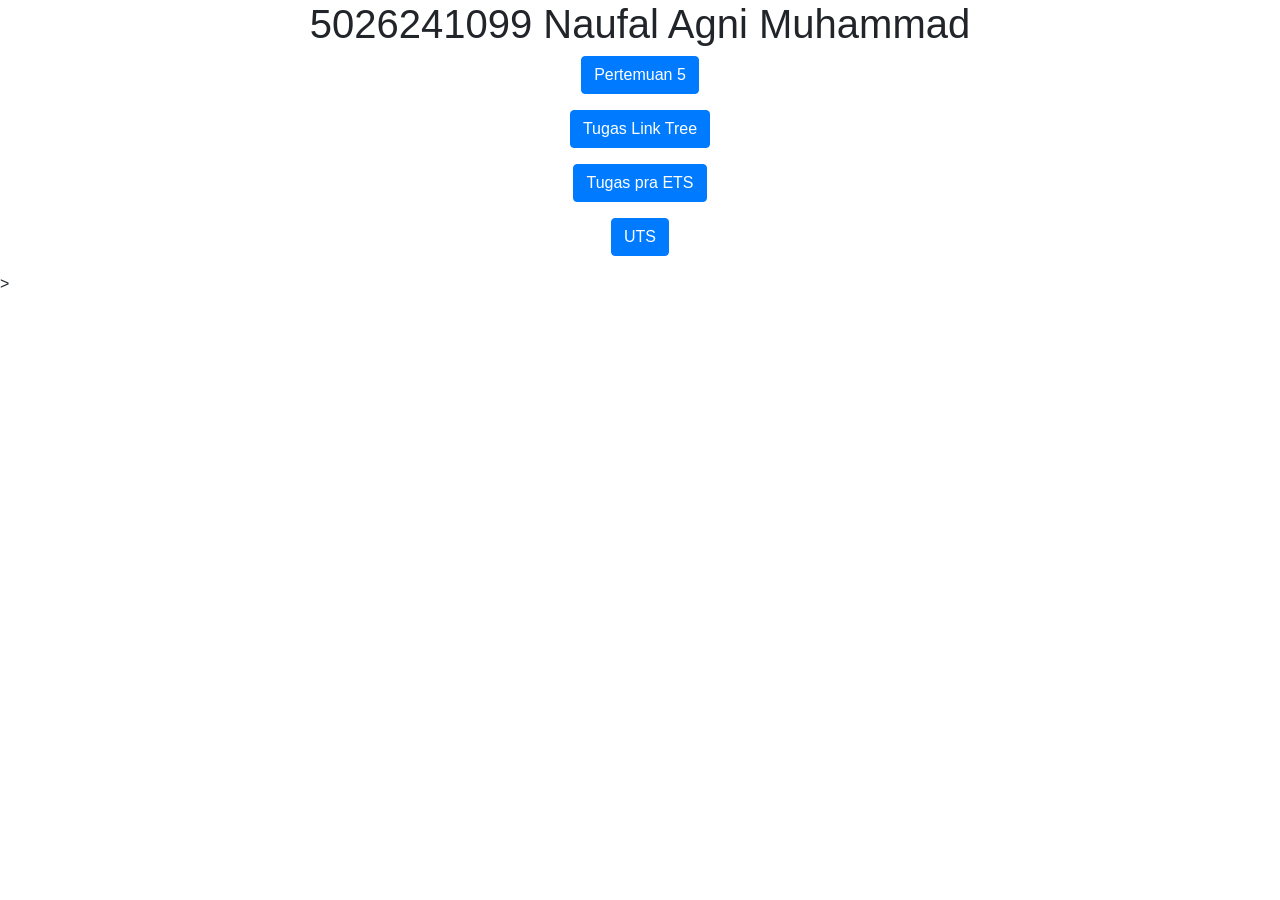
<file: index.html>
<!DOCTYPE html>
<html lang="en">

<head>
    <title>5026241099</title>
    <meta charset="utf-8">
    <meta name="viewport" content="width=device-width, initial-scale=1">
    <link rel="stylesheet" href="https://cdn.jsdelivr.net/npm/bootstrap@4.6.2/dist/css/bootstrap.min.css">
    <script src="https://cdn.jsdelivr.net/npm/jquery@3.7.1/dist/jquery.slim.min.js"></script>
    <script src="https://cdn.jsdelivr.net/npm/popper.js@1.16.1/dist/umd/popper.min.js"></script>
    <script src="https://cdn.jsdelivr.net/npm/bootstrap@4.6.2/dist/js/bootstrap.bundle.min.js"></script>
</head>

<body>

    <div class="container">
        <center>
            <h1>5026241099 Naufal Agni Muhammad</h1>
            <p>
                <a href="pertemuan5.html" target="_blank" class="btn btn-primary">
                    Pertemuan 5
                </a>
            </p>

            <p>
                <a href="linktree.html" target="_blank" class="btn btn-primary">
                    Tugas Link Tree
                </a>
            </p>

            <p>
                <a href="Pra-ETS/tugas_ets.html" target="_blank" class="btn btn-primary">
                    Tugas pra ETS
                </a>
            </p>

            <p>
                <a href="startbootstrap-freelancer-gh-pages/5026241099.html" target="_blank" class="btn btn-primary">
                    UTS
                </a>
            </p>
        </center>
    </div>

</body>

</html>>
</file>
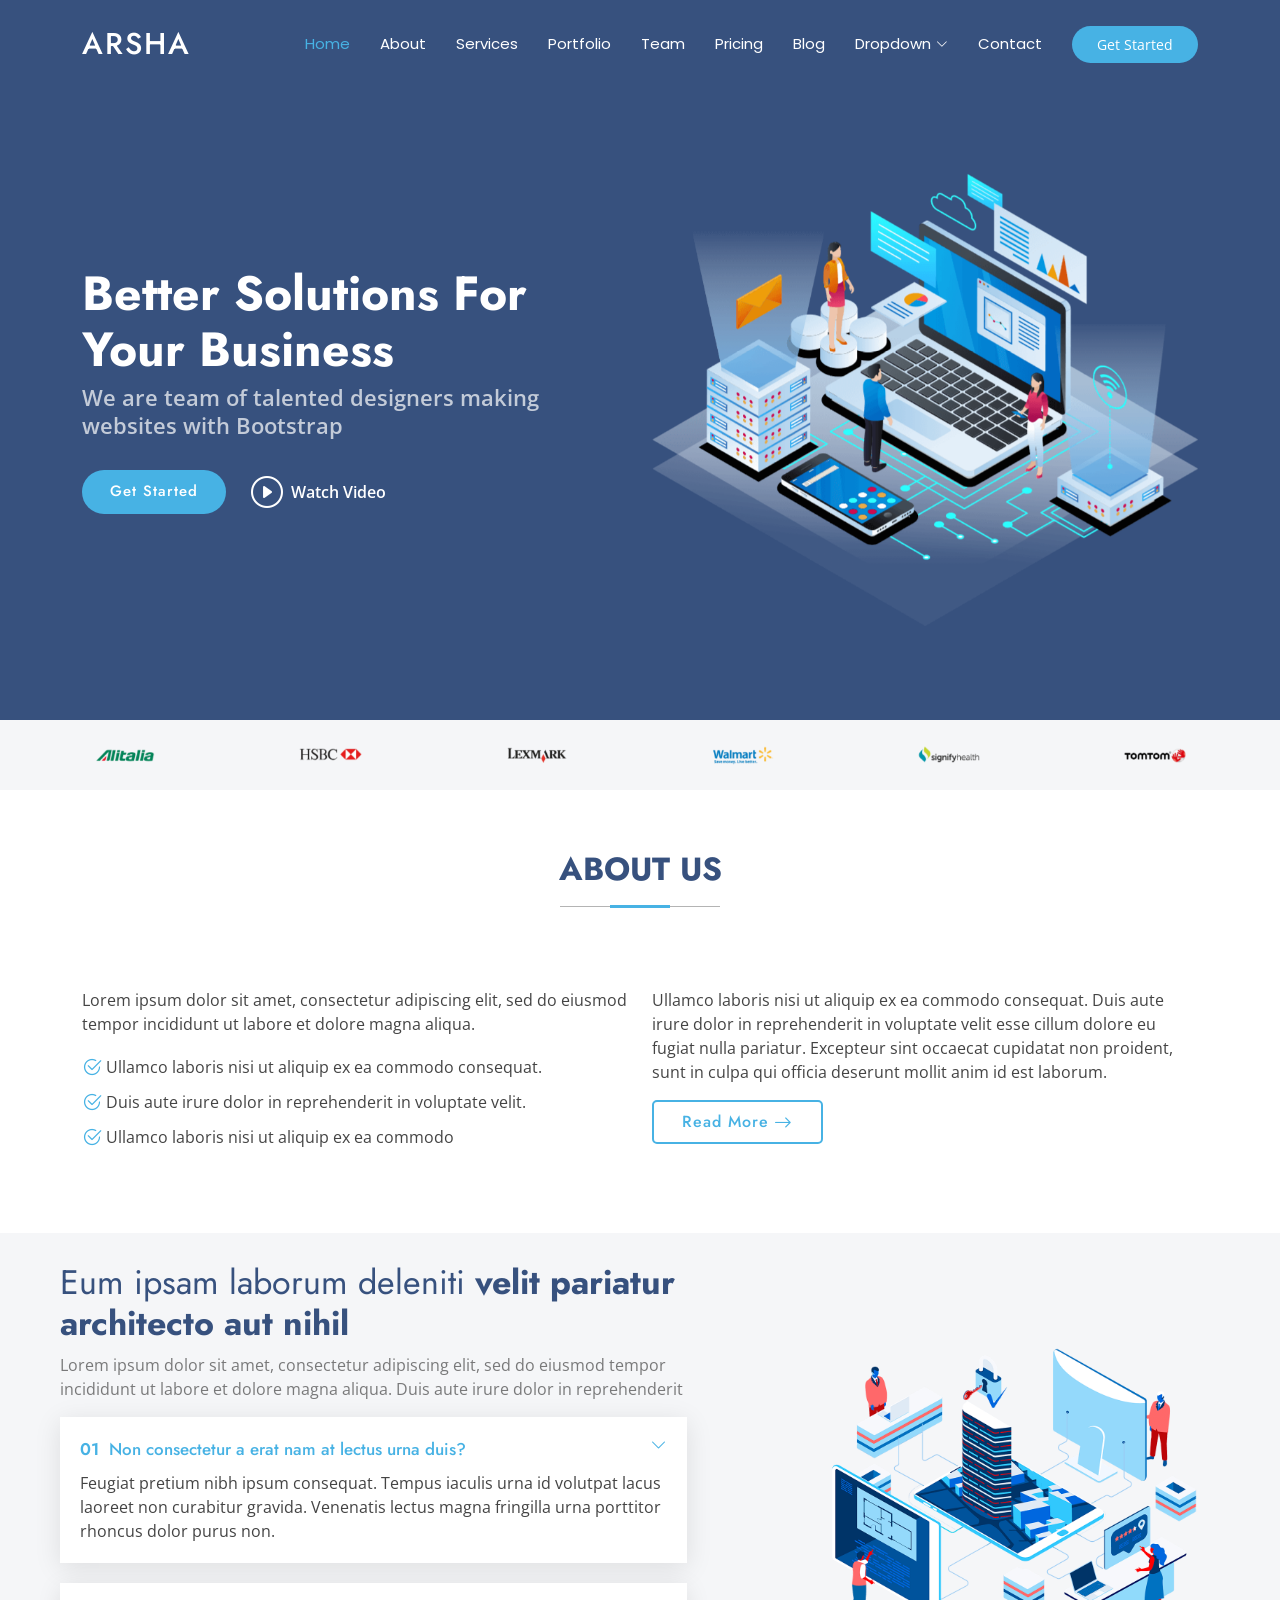
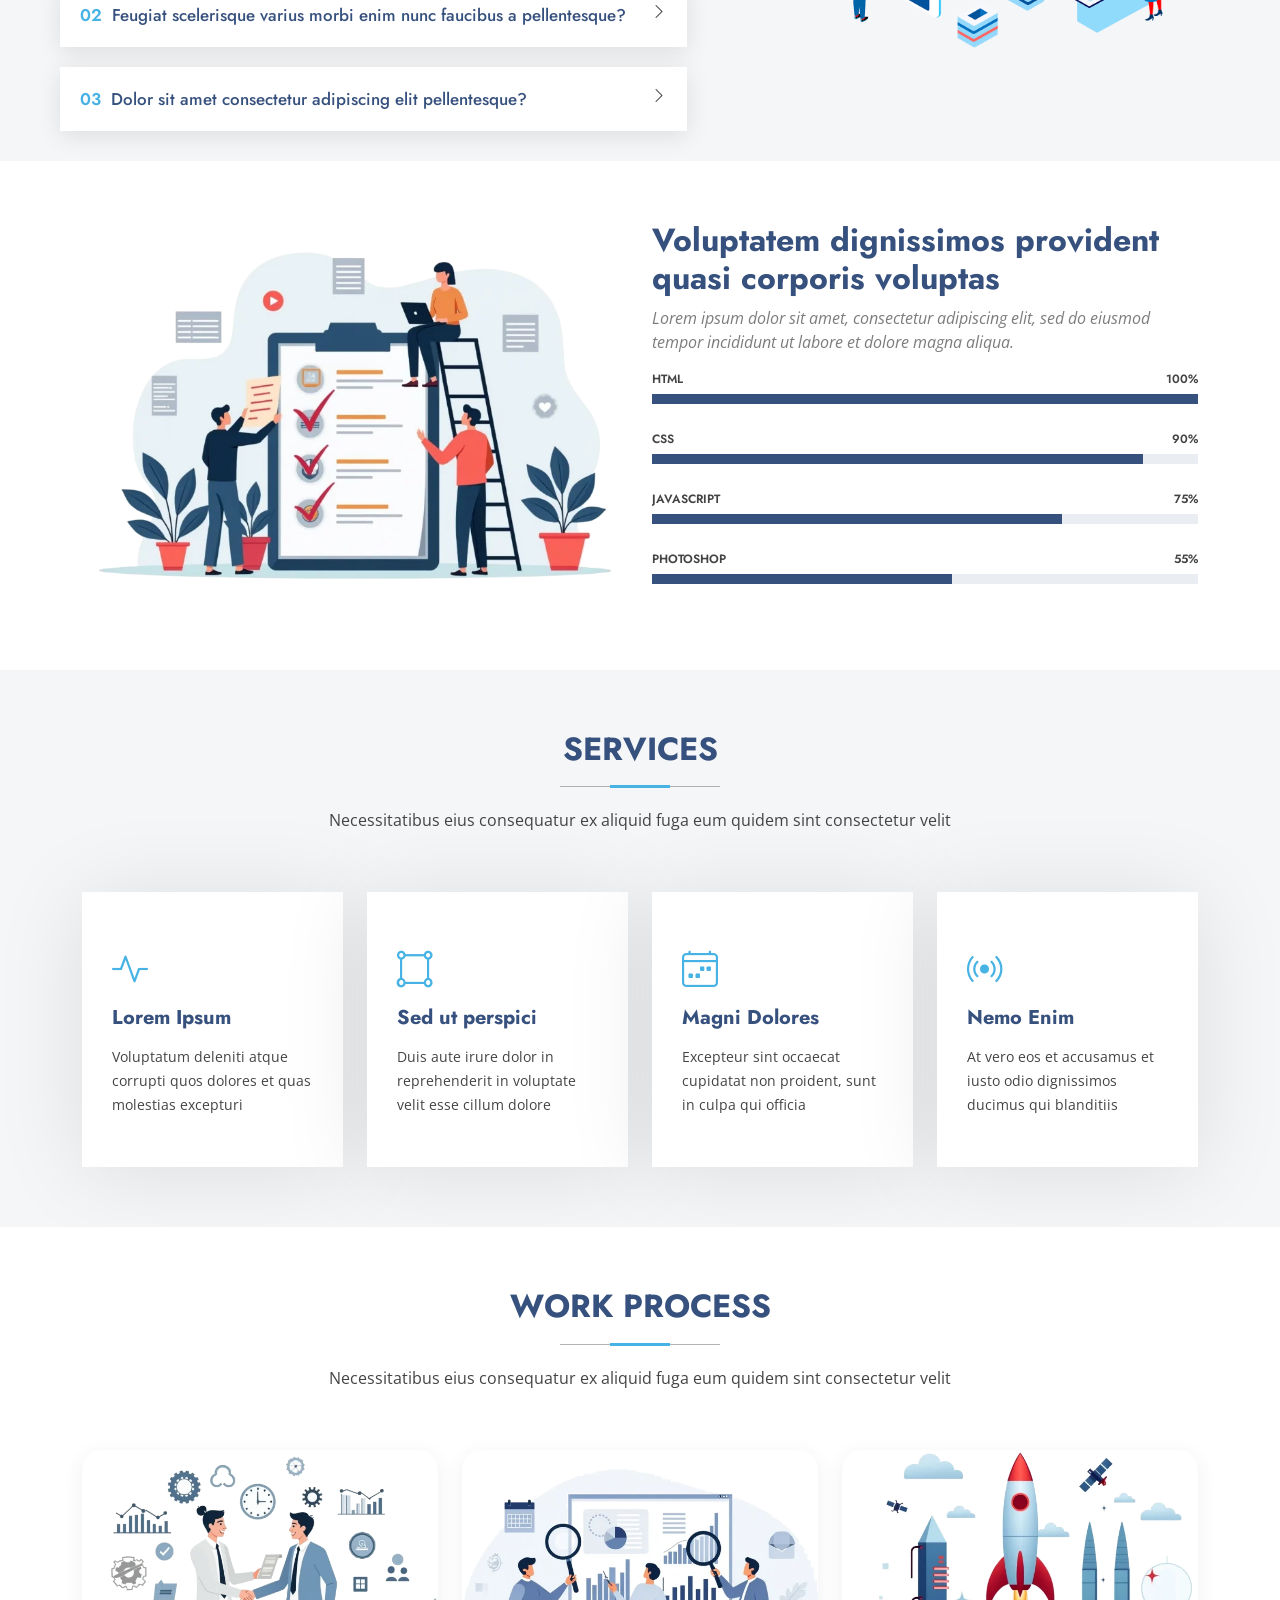
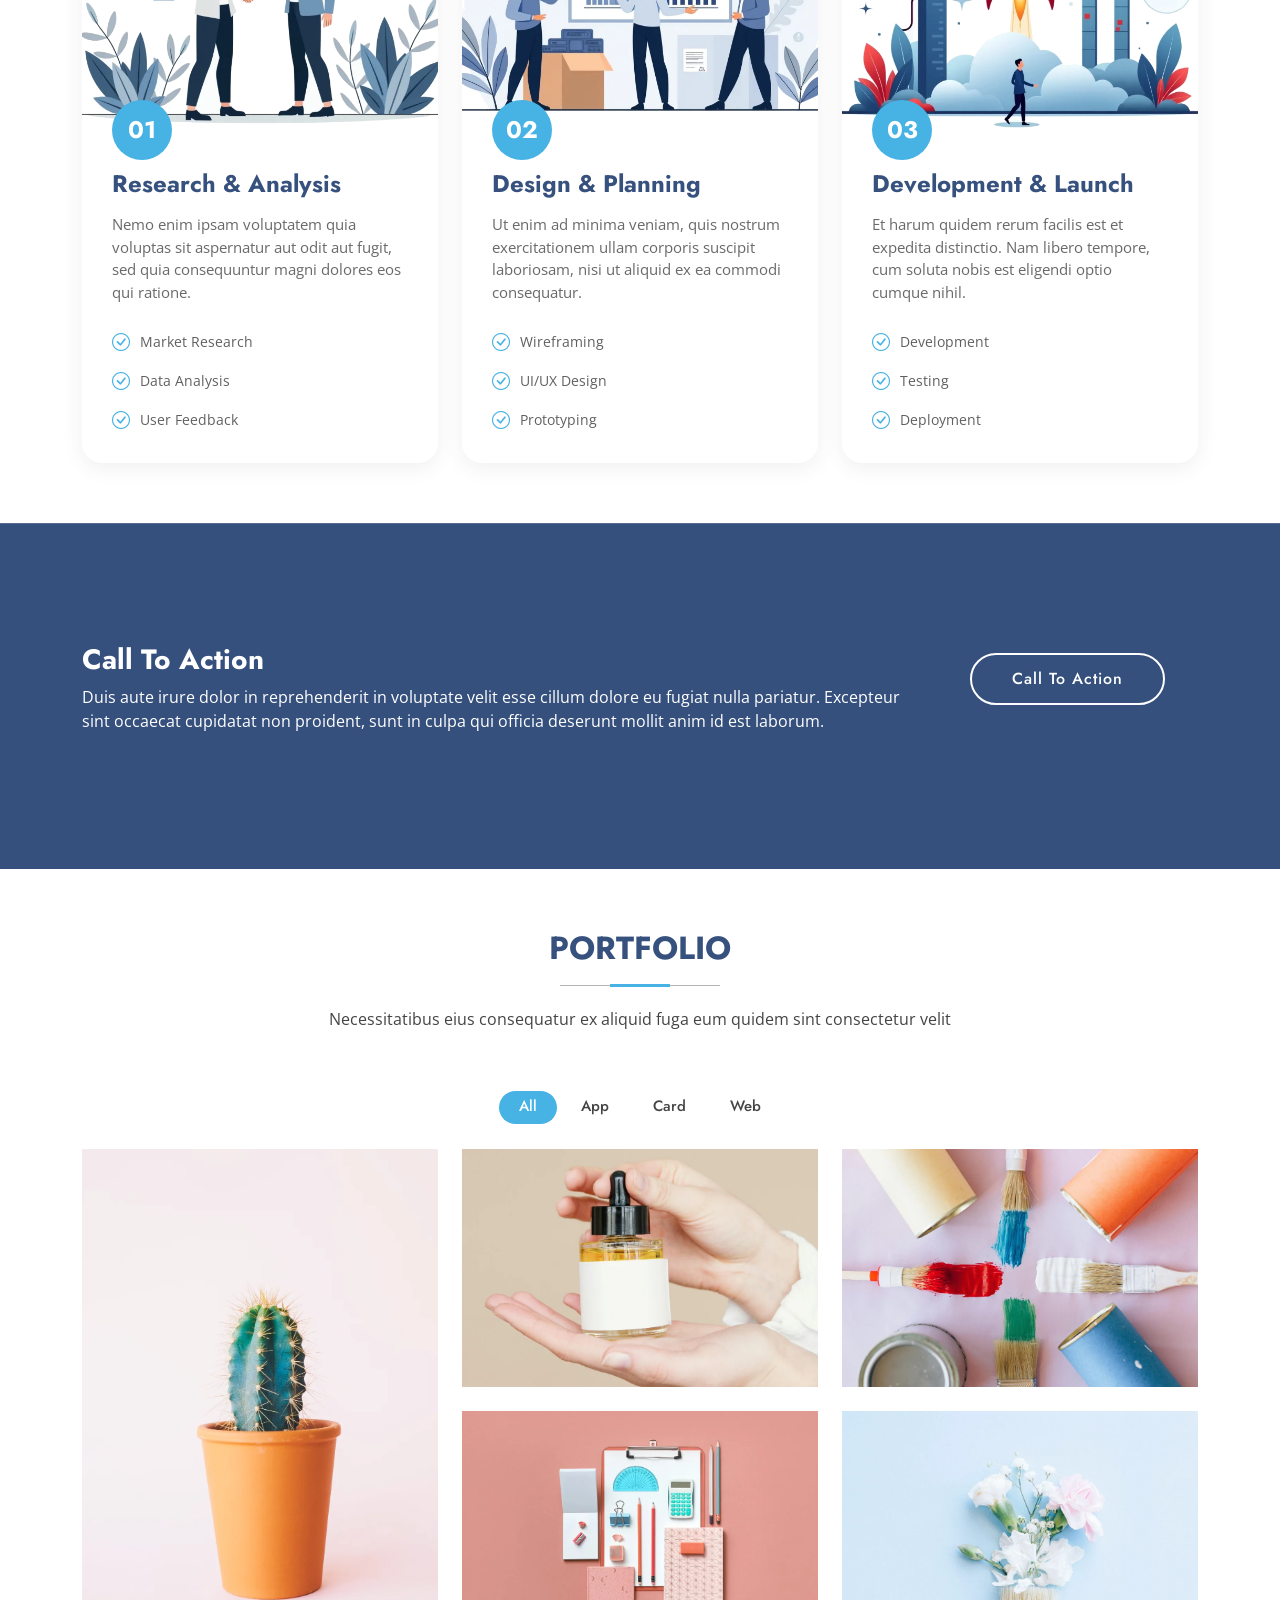
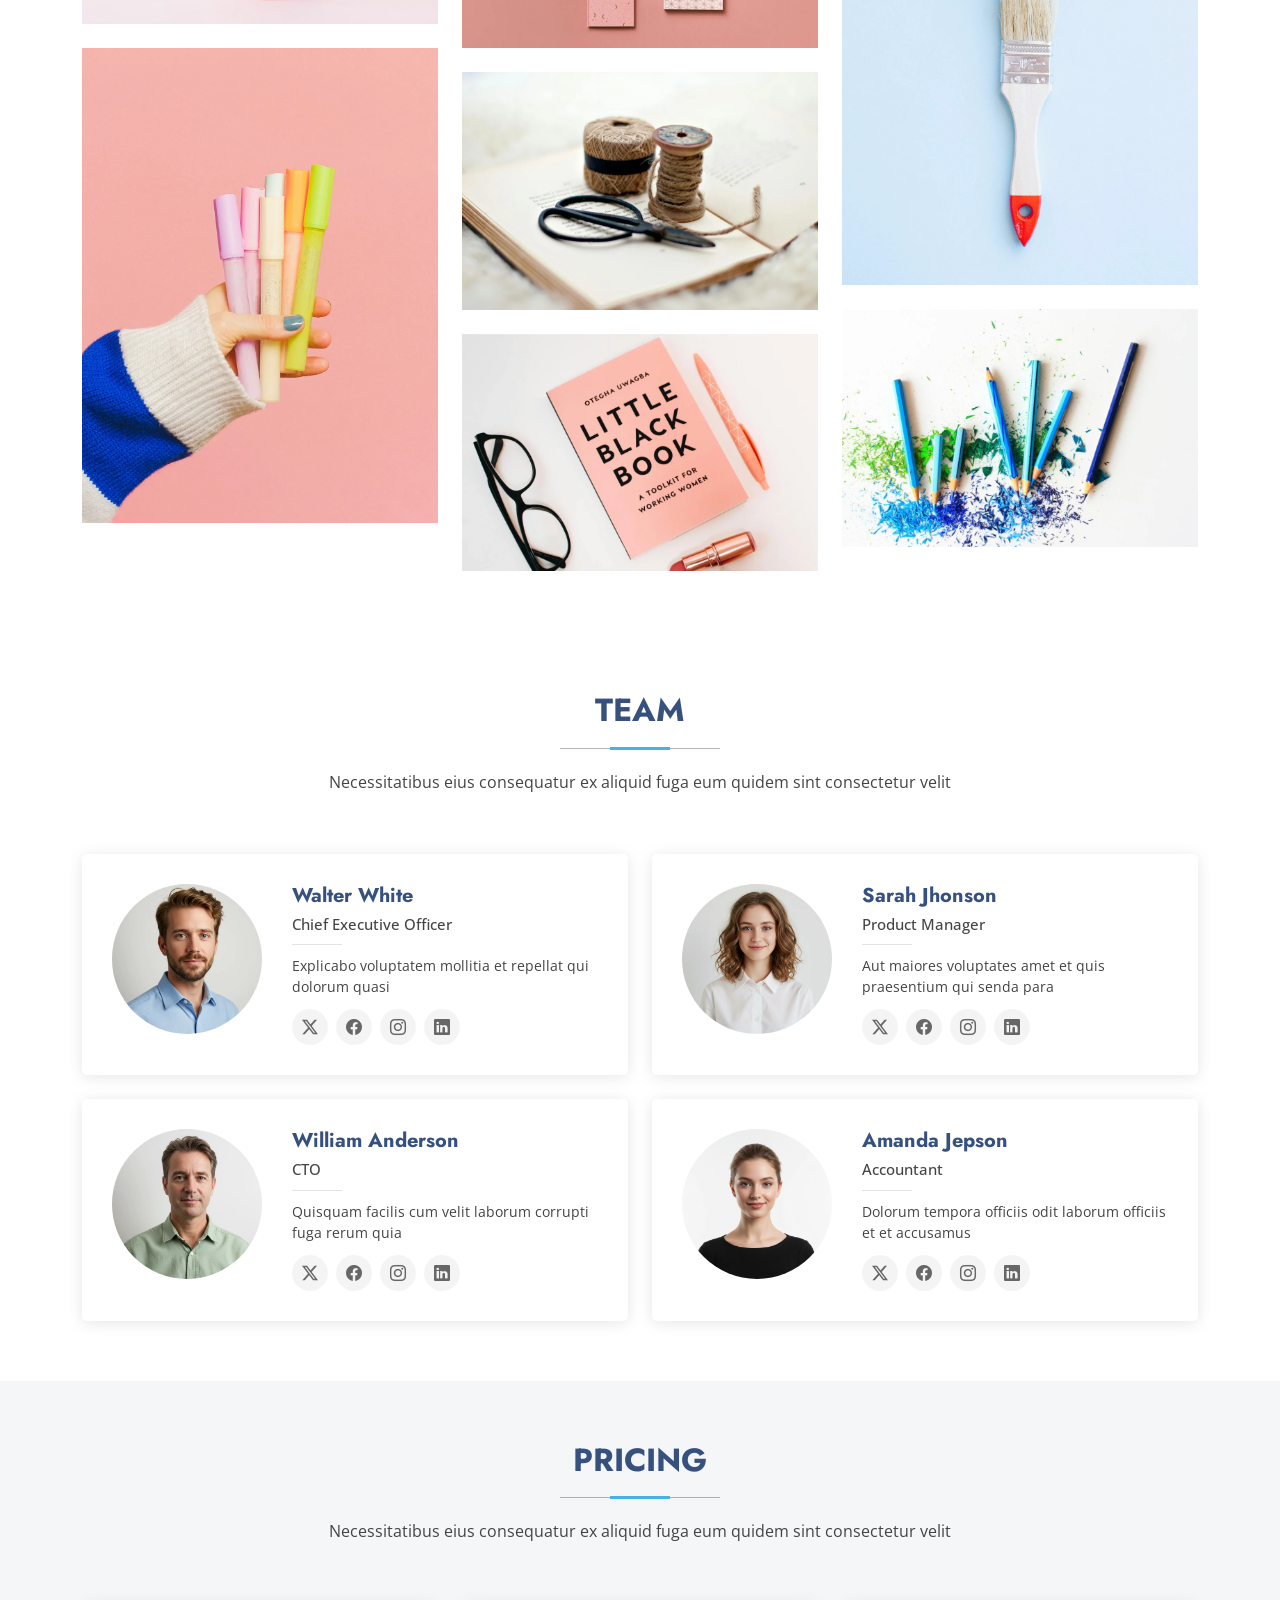
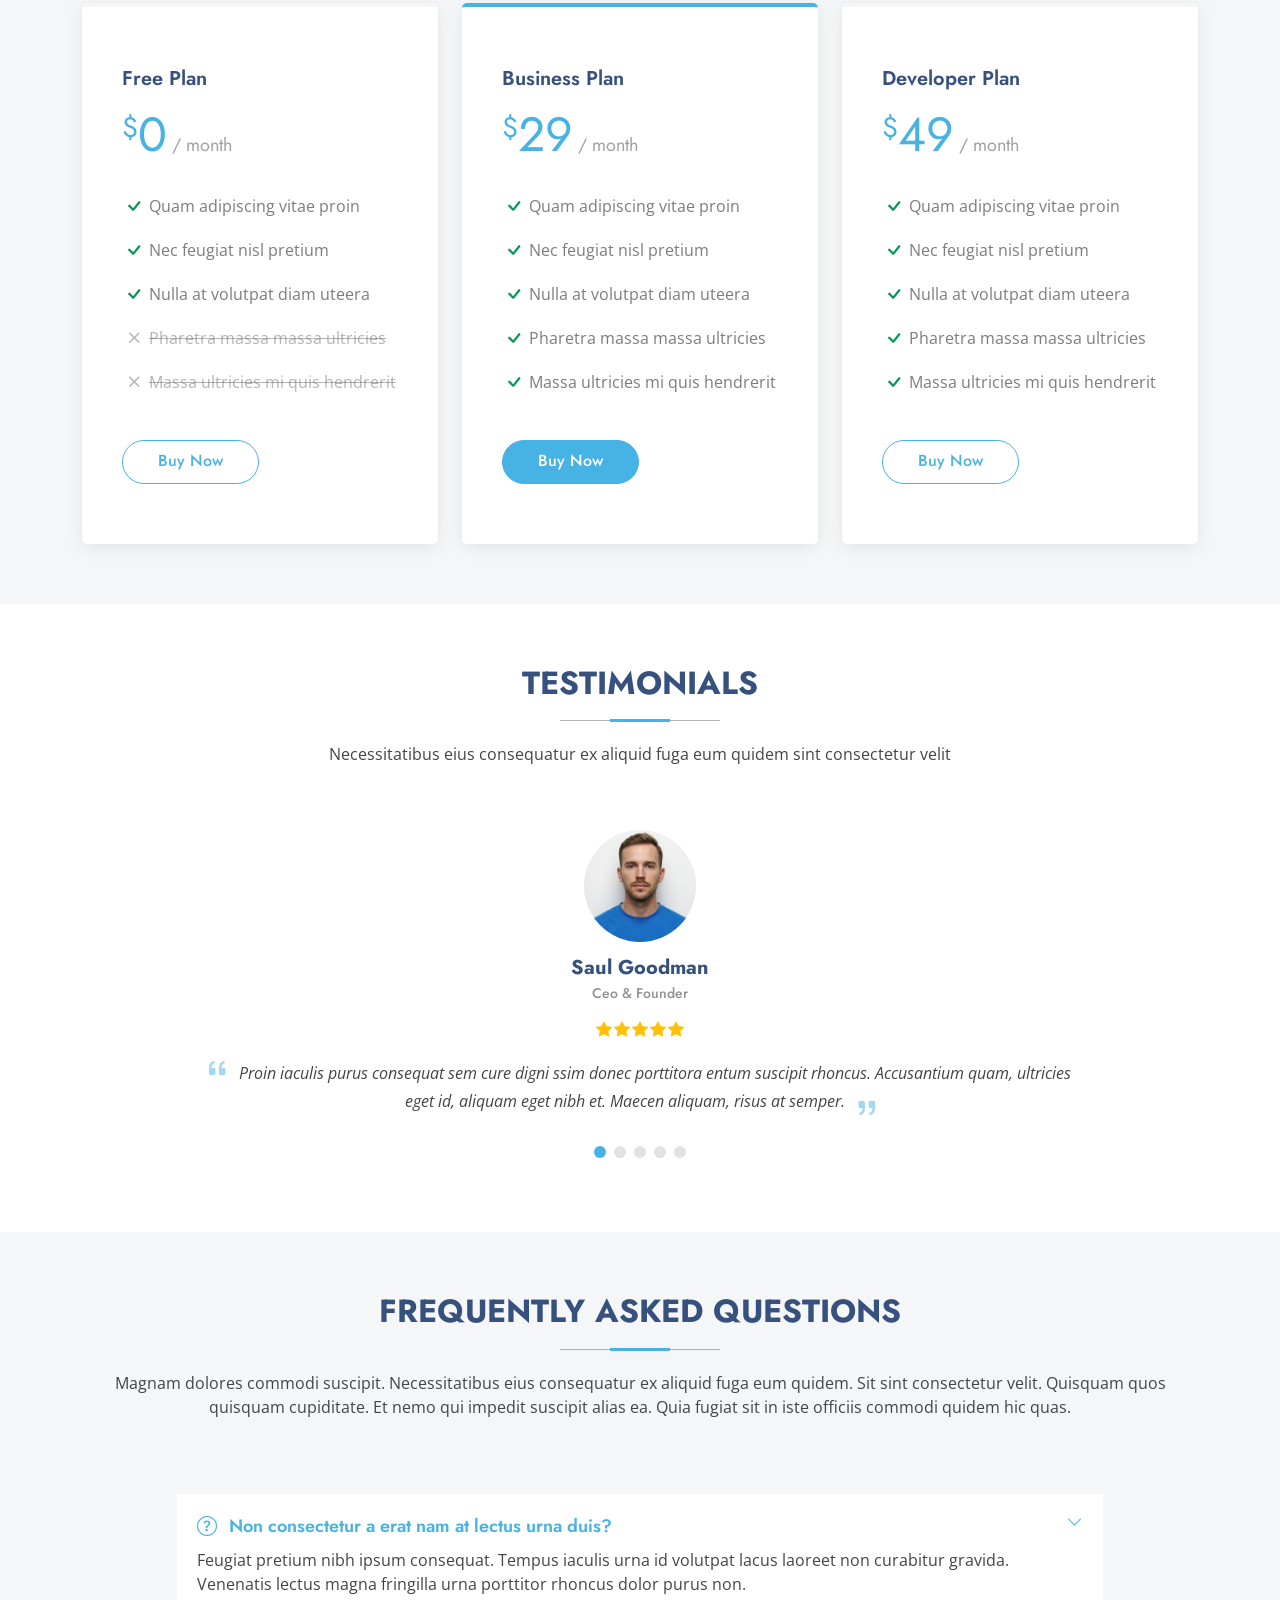
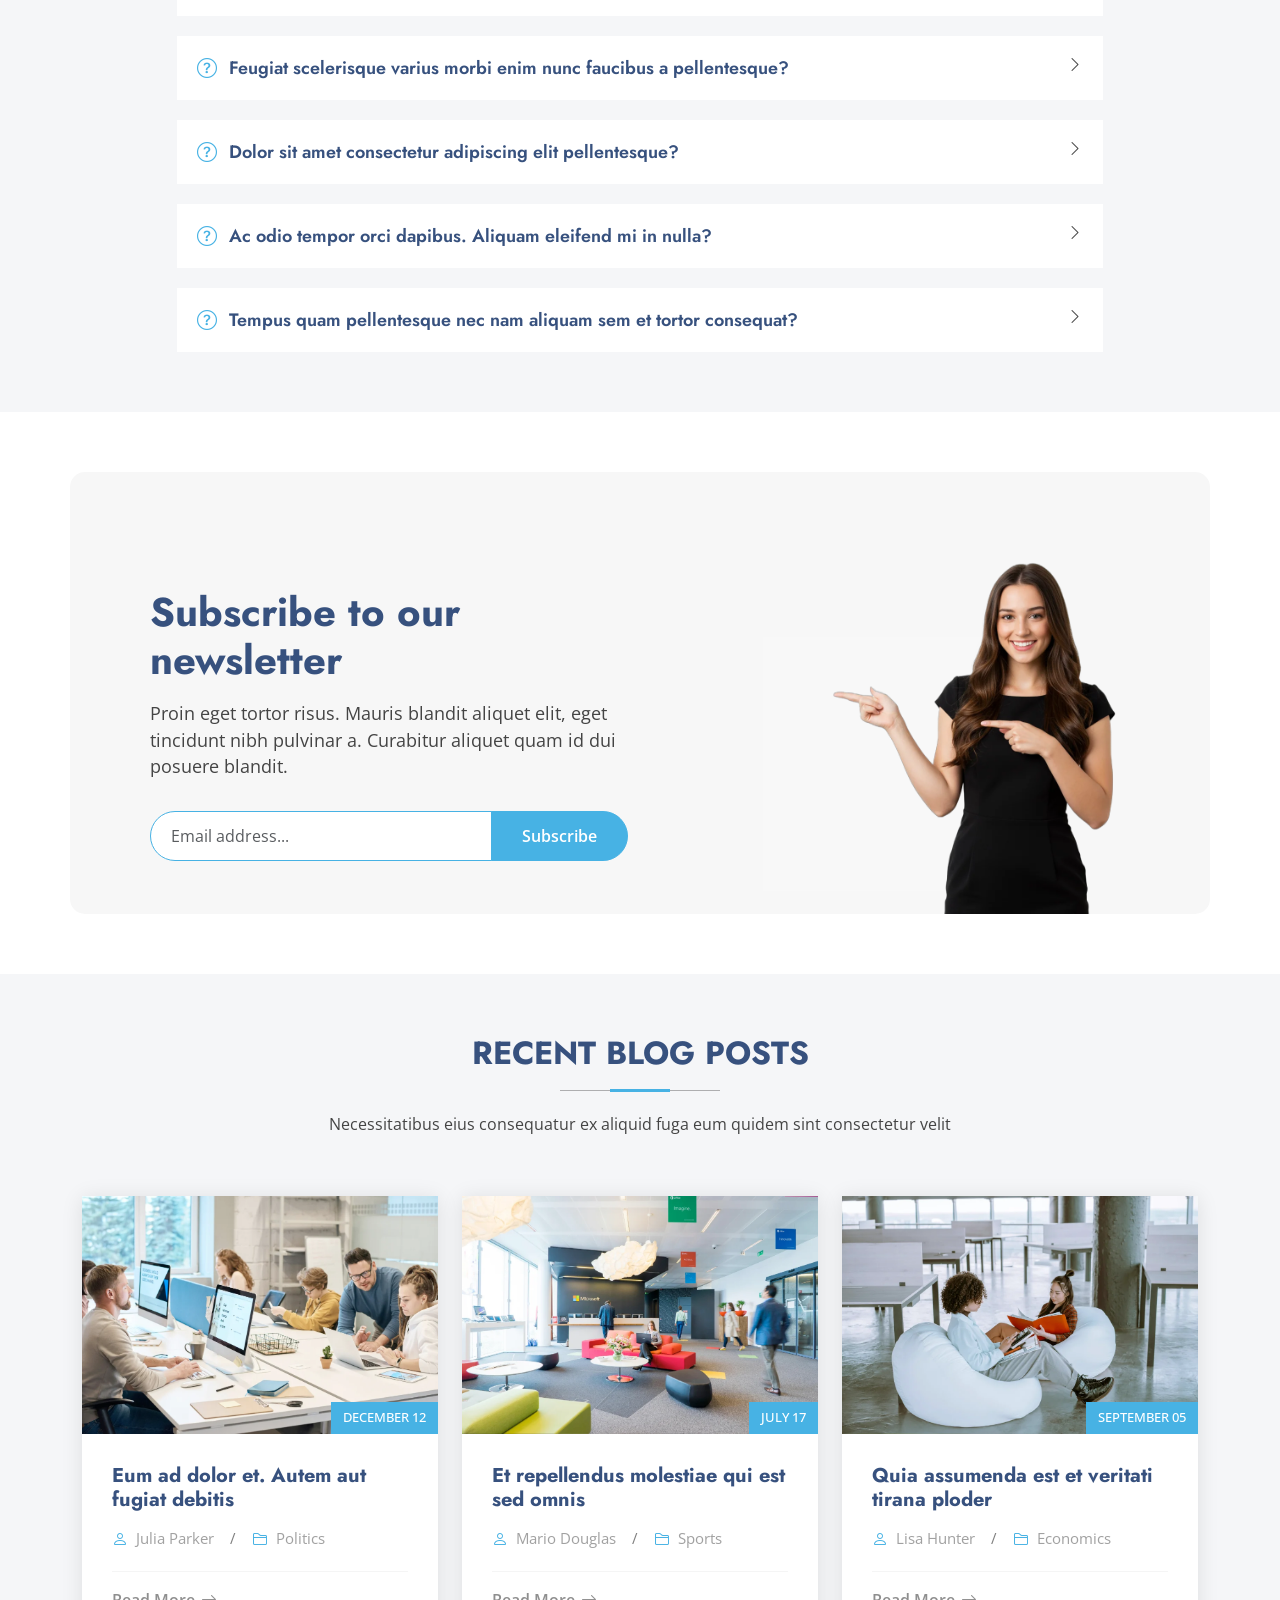
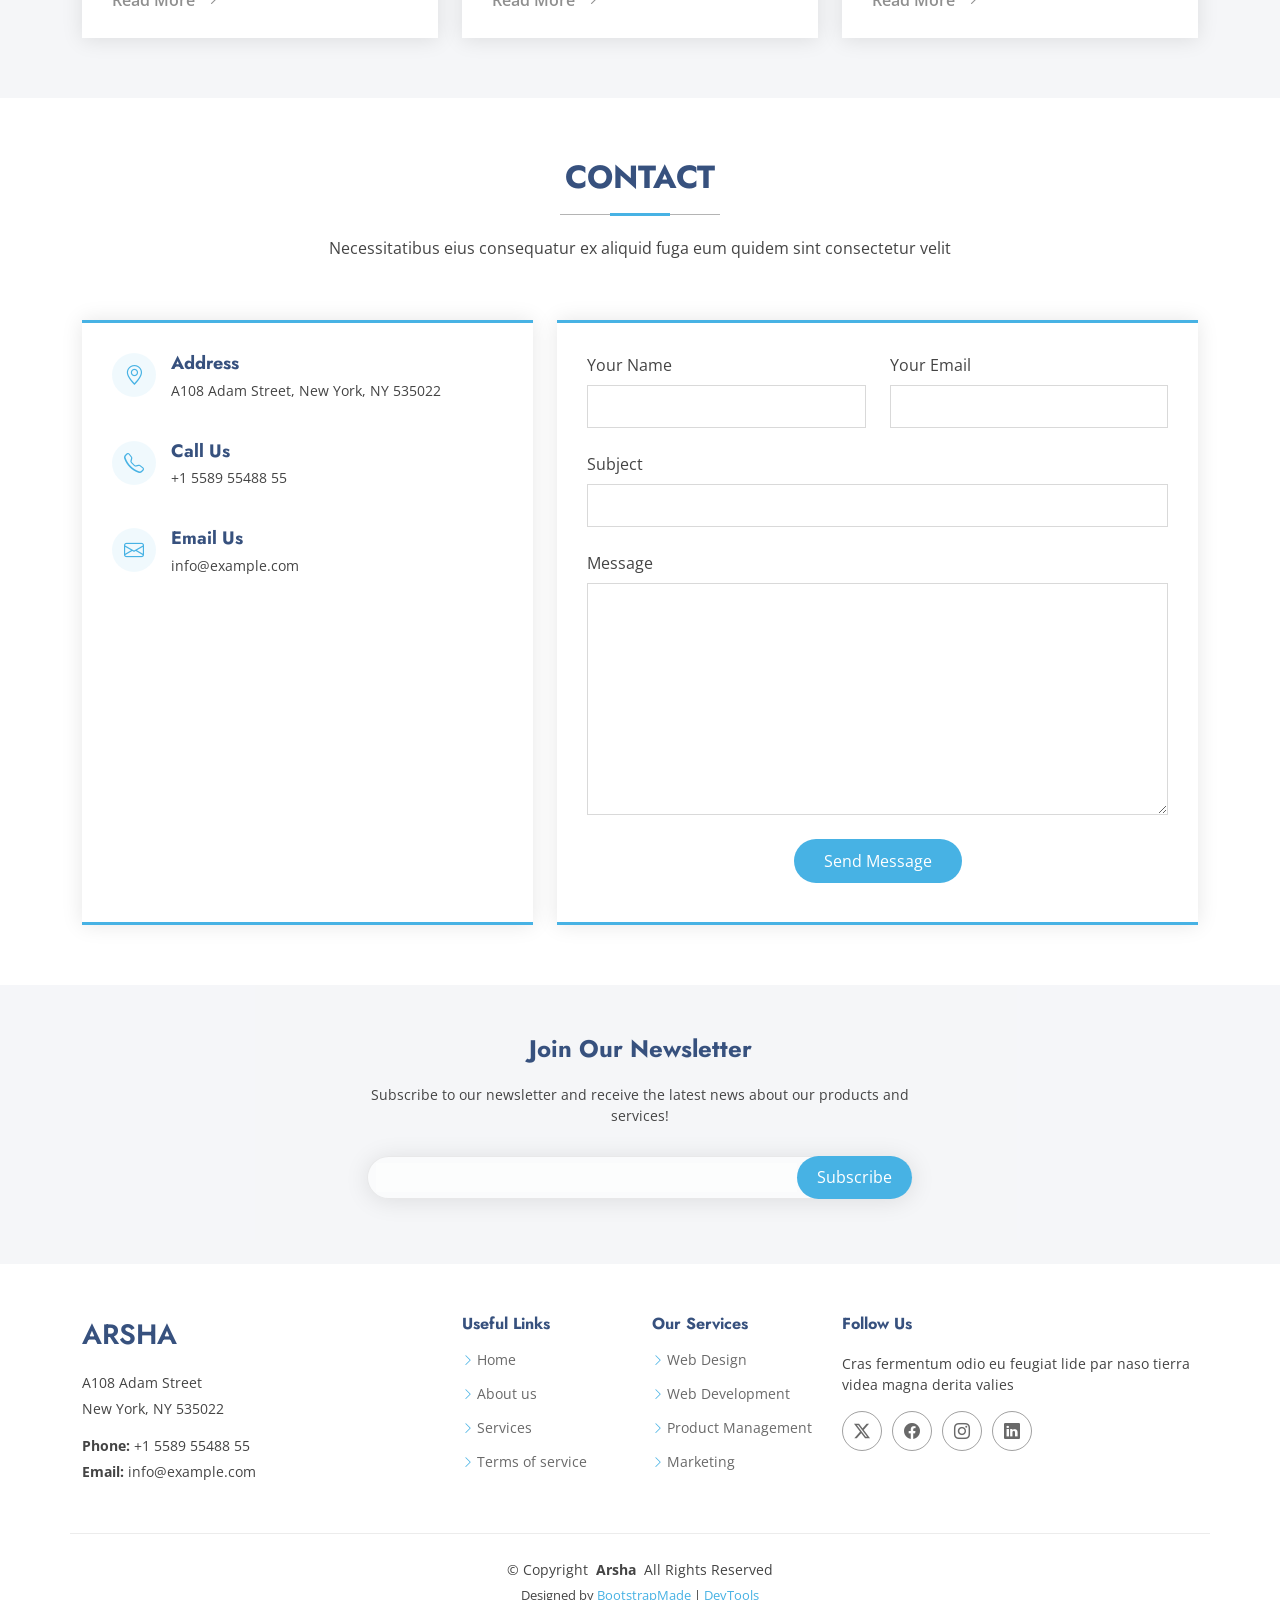
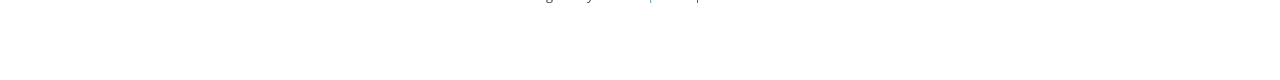
<file: Arsha/index.html>
<!DOCTYPE html>
<html lang="en">

<head>
  <meta charset="utf-8">
  <meta content="width=device-width, initial-scale=1.0" name="viewport">
  <title>Index - Arsha Bootstrap Template</title>
  <meta name="description" content="">
  <meta name="keywords" content="">

  <!-- Favicons -->
  <link href="assets/img/favicon.png" rel="icon">
  <link href="assets/img/apple-touch-icon.png" rel="apple-touch-icon">

  <!-- Fonts -->
  <link href="https://fonts.googleapis.com" rel="preconnect">
  <link href="https://fonts.gstatic.com" rel="preconnect" crossorigin>
  <link href="https://fonts.googleapis.com/css2?family=Open+Sans:ital,wght@0,300;0,400;0,500;0,600;0,700;0,800;1,300;1,400;1,500;1,600;1,700;1,800&family=Poppins:ital,wght@0,100;0,200;0,300;0,400;0,500;0,600;0,700;0,800;0,900;1,100;1,200;1,300;1,400;1,500;1,600;1,700;1,800;1,900&family=Jost:ital,wght@0,100;0,200;0,300;0,400;0,500;0,600;0,700;0,800;0,900;1,100;1,200;1,300;1,400;1,500;1,600;1,700;1,800;1,900&display=swap" rel="stylesheet">

  <!-- Vendor CSS Files -->
  <link href="assets/vendor/bootstrap/css/bootstrap.min.css" rel="stylesheet">
  <link href="assets/vendor/bootstrap-icons/bootstrap-icons.css" rel="stylesheet">
  <link href="assets/vendor/aos/aos.css" rel="stylesheet">
  <link href="assets/vendor/glightbox/css/glightbox.min.css" rel="stylesheet">
  <link href="assets/vendor/swiper/swiper-bundle.min.css" rel="stylesheet">

  <!-- Main CSS File -->
  <link href="assets/css/main.css" rel="stylesheet">

  <!-- =======================================================
  * Template Name: Arsha
  * Template URL: https://bootstrapmade.com/arsha-free-bootstrap-html-template-corporate/
  * Updated: Feb 22 2025 with Bootstrap v5.3.3
  * Author: BootstrapMade.com
  * License: https://bootstrapmade.com/license/
  ======================================================== -->
</head>

<body class="index-page">

  <header id="header" class="header d-flex align-items-center fixed-top">
    <div class="container-fluid container-xl position-relative d-flex align-items-center">

      <a href="index.html" class="logo d-flex align-items-center me-auto">
        <!-- Uncomment the line below if you also wish to use an image logo -->
        <!-- <img src="assets/img/logo.webp" alt=""> -->
        <h1 class="sitename">Arsha</h1>
      </a>

      <nav id="navmenu" class="navmenu">
        <ul>
          <li><a href="#hero" class="active">Home</a></li>
          <li><a href="#about">About</a></li>
          <li><a href="#services">Services</a></li>
          <li><a href="#portfolio">Portfolio</a></li>
          <li><a href="#team">Team</a></li>
          <li><a href="#pricing">Pricing</a></li>
          <li><a href="blog.html">Blog</a></li>
          <li class="dropdown"><a href="#"><span>Dropdown</span> <i class="bi bi-chevron-down toggle-dropdown"></i></a>
            <ul>
              <li><a href="#">Dropdown 1</a></li>
              <li class="dropdown"><a href="#"><span>Deep Dropdown</span> <i class="bi bi-chevron-down toggle-dropdown"></i></a>
                <ul>
                  <li><a href="#">Deep Dropdown 1</a></li>
                  <li><a href="#">Deep Dropdown 2</a></li>
                  <li><a href="#">Deep Dropdown 3</a></li>
                  <li><a href="#">Deep Dropdown 4</a></li>
                  <li><a href="#">Deep Dropdown 5</a></li>
                </ul>
              </li>
              <li><a href="#">Dropdown 2</a></li>
              <li><a href="#">Dropdown 3</a></li>
              <li><a href="#">Dropdown 4</a></li>
            </ul>
          </li>
          <li><a href="#contact">Contact</a></li>
        </ul>
        <i class="mobile-nav-toggle d-xl-none bi bi-list"></i>
      </nav>

      <a class="btn-getstarted" href="#about">Get Started</a>

    </div>
  </header>

  <main class="main">

    <!-- Hero Section -->
    <section id="hero" class="hero section dark-background">

      <div class="container">
        <div class="row gy-4">
          <div class="col-lg-6 order-2 order-lg-1 d-flex flex-column justify-content-center" data-aos="zoom-out">
            <h1>Better Solutions For Your Business</h1>
            <p>We are team of talented designers making websites with Bootstrap</p>
            <div class="d-flex">
              <a href="#about" class="btn-get-started">Get Started</a>
              <a href="https://www.youtube.com/watch?v=Y7f98aduVJ8" class="glightbox btn-watch-video d-flex align-items-center"><i class="bi bi-play-circle"></i><span>Watch Video</span></a>
            </div>
          </div>
          <div class="col-lg-6 order-1 order-lg-2 hero-img" data-aos="zoom-out" data-aos-delay="200">
            <img src="assets/img/hero-img.png" class="img-fluid animated" alt="">
          </div>
        </div>
      </div>

    </section><!-- /Hero Section -->

    <!-- Clients Section -->
    <section id="clients" class="clients section light-background">

      <div class="container" data-aos="zoom-in">

        <div class="swiper init-swiper">
          <script type="application/json" class="swiper-config">
            {
              "loop": true,
              "speed": 600,
              "autoplay": {
                "delay": 5000
              },
              "slidesPerView": "auto",
              "pagination": {
                "el": ".swiper-pagination",
                "type": "bullets",
                "clickable": true
              },
              "breakpoints": {
                "320": {
                  "slidesPerView": 2,
                  "spaceBetween": 40
                },
                "480": {
                  "slidesPerView": 3,
                  "spaceBetween": 60
                },
                "640": {
                  "slidesPerView": 4,
                  "spaceBetween": 80
                },
                "992": {
                  "slidesPerView": 5,
                  "spaceBetween": 120
                },
                "1200": {
                  "slidesPerView": 6,
                  "spaceBetween": 120
                }
              }
            }
          </script>
          <div class="swiper-wrapper align-items-center">
            <div class="swiper-slide"><img src="assets/img/clients/clients-1.webp" class="img-fluid" alt=""></div>
            <div class="swiper-slide"><img src="assets/img/clients/clients-2.webp" class="img-fluid" alt=""></div>
            <div class="swiper-slide"><img src="assets/img/clients/clients-3.webp" class="img-fluid" alt=""></div>
            <div class="swiper-slide"><img src="assets/img/clients/clients-4.webp" class="img-fluid" alt=""></div>
            <div class="swiper-slide"><img src="assets/img/clients/clients-5.webp" class="img-fluid" alt=""></div>
            <div class="swiper-slide"><img src="assets/img/clients/clients-6.webp" class="img-fluid" alt=""></div>
            <div class="swiper-slide"><img src="assets/img/clients/clients-7.webp" class="img-fluid" alt=""></div>
            <div class="swiper-slide"><img src="assets/img/clients/clients-8.webp" class="img-fluid" alt=""></div>
          </div>
        </div>

      </div>

    </section><!-- /Clients Section -->

    <!-- About Section -->
    <section id="about" class="about section">

      <!-- Section Title -->
      <div class="container section-title" data-aos="fade-up">
        <h2>About Us</h2>
      </div><!-- End Section Title -->

      <div class="container">

        <div class="row gy-4">

          <div class="col-lg-6 content" data-aos="fade-up" data-aos-delay="100">
            <p>
              Lorem ipsum dolor sit amet, consectetur adipiscing elit, sed do eiusmod tempor incididunt ut labore et dolore
              magna aliqua.
            </p>
            <ul>
              <li><i class="bi bi-check2-circle"></i> <span>Ullamco laboris nisi ut aliquip ex ea commodo consequat.</span></li>
              <li><i class="bi bi-check2-circle"></i> <span>Duis aute irure dolor in reprehenderit in voluptate velit.</span></li>
              <li><i class="bi bi-check2-circle"></i> <span>Ullamco laboris nisi ut aliquip ex ea commodo</span></li>
            </ul>
          </div>

          <div class="col-lg-6" data-aos="fade-up" data-aos-delay="200">
            <p>Ullamco laboris nisi ut aliquip ex ea commodo consequat. Duis aute irure dolor in reprehenderit in voluptate velit esse cillum dolore eu fugiat nulla pariatur. Excepteur sint occaecat cupidatat non proident, sunt in culpa qui officia deserunt mollit anim id est laborum. </p>
            <a href="#" class="read-more"><span>Read More</span><i class="bi bi-arrow-right"></i></a>
          </div>

        </div>

      </div>

    </section><!-- /About Section -->

    <!-- Why Us Section -->
    <section id="why-us" class="section why-us light-background" data-builder="section">

      <div class="container-fluid">

        <div class="row gy-4">

          <div class="col-lg-7 d-flex flex-column justify-content-center order-2 order-lg-1">

            <div class="content px-xl-5" data-aos="fade-up" data-aos-delay="100">
              <h3><span>Eum ipsam laborum deleniti </span><strong>velit pariatur architecto aut nihil</strong></h3>
              <p>
                Lorem ipsum dolor sit amet, consectetur adipiscing elit, sed do eiusmod tempor incididunt ut labore et dolore magna aliqua. Duis aute irure dolor in reprehenderit
              </p>
            </div>

            <div class="faq-container px-xl-5" data-aos="fade-up" data-aos-delay="200">

              <div class="faq-item faq-active">

                <h3><span>01</span> Non consectetur a erat nam at lectus urna duis?</h3>
                <div class="faq-content">
                  <p>Feugiat pretium nibh ipsum consequat. Tempus iaculis urna id volutpat lacus laoreet non curabitur gravida. Venenatis lectus magna fringilla urna porttitor rhoncus dolor purus non.</p>
                </div>
                <i class="faq-toggle bi bi-chevron-right"></i>
              </div><!-- End Faq item-->

              <div class="faq-item">
                <h3><span>02</span> Feugiat scelerisque varius morbi enim nunc faucibus a pellentesque?</h3>
                <div class="faq-content">
                  <p>Dolor sit amet consectetur adipiscing elit pellentesque habitant morbi. Id interdum velit laoreet id donec ultrices. Fringilla phasellus faucibus scelerisque eleifend donec pretium. Est pellentesque elit ullamcorper dignissim. Mauris ultrices eros in cursus turpis massa tincidunt dui.</p>
                </div>
                <i class="faq-toggle bi bi-chevron-right"></i>
              </div><!-- End Faq item-->

              <div class="faq-item">
                <h3><span>03</span> Dolor sit amet consectetur adipiscing elit pellentesque?</h3>
                <div class="faq-content">
                  <p>Eleifend mi in nulla posuere sollicitudin aliquam ultrices sagittis orci. Faucibus pulvinar elementum integer enim. Sem nulla pharetra diam sit amet nisl suscipit. Rutrum tellus pellentesque eu tincidunt. Lectus urna duis convallis convallis tellus. Urna molestie at elementum eu facilisis sed odio morbi quis</p>
                </div>
                <i class="faq-toggle bi bi-chevron-right"></i>
              </div><!-- End Faq item-->

            </div>

          </div>

          <div class="col-lg-5 order-1 order-lg-2 why-us-img">
            <img src="assets/img/why-us.png" class="img-fluid" alt="" data-aos="zoom-in" data-aos-delay="100">
          </div>
        </div>

      </div>

    </section><!-- /Why Us Section -->

    <!-- Skills Section -->
    <section id="skills" class="skills section">

      <div class="container" data-aos="fade-up" data-aos-delay="100">

        <div class="row">

          <div class="col-lg-6 d-flex align-items-center">
            <img src="assets/img/illustration/illustration-10.webp" class="img-fluid" alt="">
          </div>

          <div class="col-lg-6 pt-4 pt-lg-0 content">

            <h3>Voluptatem dignissimos provident quasi corporis voluptas</h3>
            <p class="fst-italic">
              Lorem ipsum dolor sit amet, consectetur adipiscing elit, sed do eiusmod tempor incididunt ut labore et dolore magna aliqua.
            </p>

            <div class="skills-content skills-animation">

              <div class="progress">
                <span class="skill"><span>HTML</span> <i class="val">100%</i></span>
                <div class="progress-bar-wrap">
                  <div class="progress-bar" role="progressbar" aria-valuenow="100" aria-valuemin="0" aria-valuemax="100"></div>
                </div>
              </div><!-- End Skills Item -->

              <div class="progress">
                <span class="skill"><span>CSS</span> <i class="val">90%</i></span>
                <div class="progress-bar-wrap">
                  <div class="progress-bar" role="progressbar" aria-valuenow="90" aria-valuemin="0" aria-valuemax="100"></div>
                </div>
              </div><!-- End Skills Item -->

              <div class="progress">
                <span class="skill"><span>JavaScript</span> <i class="val">75%</i></span>
                <div class="progress-bar-wrap">
                  <div class="progress-bar" role="progressbar" aria-valuenow="75" aria-valuemin="0" aria-valuemax="100"></div>
                </div>
              </div><!-- End Skills Item -->

              <div class="progress">
                <span class="skill"><span>Photoshop</span> <i class="val">55%</i></span>
                <div class="progress-bar-wrap">
                  <div class="progress-bar" role="progressbar" aria-valuenow="55" aria-valuemin="0" aria-valuemax="100"></div>
                </div>
              </div><!-- End Skills Item -->

            </div>

          </div>
        </div>

      </div>

    </section><!-- /Skills Section -->

    <!-- Services Section -->
    <section id="services" class="services section light-background">

      <!-- Section Title -->
      <div class="container section-title" data-aos="fade-up">
        <h2>Services</h2>
        <p>Necessitatibus eius consequatur ex aliquid fuga eum quidem sint consectetur velit</p>
      </div><!-- End Section Title -->

      <div class="container">

        <div class="row gy-4">

          <div class="col-xl-3 col-md-6 d-flex" data-aos="fade-up" data-aos-delay="100">
            <div class="service-item position-relative">
              <div class="icon"><i class="bi bi-activity icon"></i></div>
              <h4><a href="" class="stretched-link">Lorem Ipsum</a></h4>
              <p>Voluptatum deleniti atque corrupti quos dolores et quas molestias excepturi</p>
            </div>
          </div><!-- End Service Item -->

          <div class="col-xl-3 col-md-6 d-flex" data-aos="fade-up" data-aos-delay="200">
            <div class="service-item position-relative">
              <div class="icon"><i class="bi bi-bounding-box-circles icon"></i></div>
              <h4><a href="" class="stretched-link">Sed ut perspici</a></h4>
              <p>Duis aute irure dolor in reprehenderit in voluptate velit esse cillum dolore</p>
            </div>
          </div><!-- End Service Item -->

          <div class="col-xl-3 col-md-6 d-flex" data-aos="fade-up" data-aos-delay="300">
            <div class="service-item position-relative">
              <div class="icon"><i class="bi bi-calendar4-week icon"></i></div>
              <h4><a href="" class="stretched-link">Magni Dolores</a></h4>
              <p>Excepteur sint occaecat cupidatat non proident, sunt in culpa qui officia</p>
            </div>
          </div><!-- End Service Item -->

          <div class="col-xl-3 col-md-6 d-flex" data-aos="fade-up" data-aos-delay="400">
            <div class="service-item position-relative">
              <div class="icon"><i class="bi bi-broadcast icon"></i></div>
              <h4><a href="" class="stretched-link">Nemo Enim</a></h4>
              <p>At vero eos et accusamus et iusto odio dignissimos ducimus qui blanditiis</p>
            </div>
          </div><!-- End Service Item -->

        </div>

      </div>

    </section><!-- /Services Section -->

    <!-- Work Process Section -->
    <section id="work-process" class="work-process section">

      <!-- Section Title -->
      <div class="container section-title" data-aos="fade-up">
        <h2>Work Process</h2>
        <p>Necessitatibus eius consequatur ex aliquid fuga eum quidem sint consectetur velit</p>
      </div><!-- End Section Title -->

      <div class="container" data-aos="fade-up" data-aos-delay="100">

        <div class="row gy-5">

          <div class="col-lg-4" data-aos="fade-up" data-aos-delay="200">
            <div class="steps-item">
              <div class="steps-image">
                <img src="assets/img/steps/steps-1.webp" alt="Step 1" class="img-fluid" loading="lazy">
              </div>
              <div class="steps-content">
                <div class="steps-number">01</div>
                <h3>Research &amp; Analysis</h3>
                <p>Nemo enim ipsam voluptatem quia voluptas sit aspernatur aut odit aut fugit, sed quia consequuntur magni dolores eos qui ratione.</p>
                <div class="steps-features">
                  <div class="feature-item">
                    <i class="bi bi-check-circle"></i>
                    <span>Market Research</span>
                  </div>
                  <div class="feature-item">
                    <i class="bi bi-check-circle"></i>
                    <span>Data Analysis</span>
                  </div>
                  <div class="feature-item">
                    <i class="bi bi-check-circle"></i>
                    <span>User Feedback</span>
                  </div>
                </div>
              </div>
            </div><!-- End Steps Item -->
          </div>

          <div class="col-lg-4" data-aos="fade-up" data-aos-delay="300">
            <div class="steps-item">
              <div class="steps-image">
                <img src="assets/img/steps/steps-2.webp" alt="Step 2" class="img-fluid" loading="lazy">
              </div>
              <div class="steps-content">
                <div class="steps-number">02</div>
                <h3>Design &amp; Planning</h3>
                <p>Ut enim ad minima veniam, quis nostrum exercitationem ullam corporis suscipit laboriosam, nisi ut aliquid ex ea commodi consequatur.</p>
                <div class="steps-features">
                  <div class="feature-item">
                    <i class="bi bi-check-circle"></i>
                    <span>Wireframing</span>
                  </div>
                  <div class="feature-item">
                    <i class="bi bi-check-circle"></i>
                    <span>UI/UX Design</span>
                  </div>
                  <div class="feature-item">
                    <i class="bi bi-check-circle"></i>
                    <span>Prototyping</span>
                  </div>
                </div>
              </div>
            </div><!-- End Steps Item -->
          </div>

          <div class="col-lg-4" data-aos="fade-up" data-aos-delay="400">
            <div class="steps-item">
              <div class="steps-image">
                <img src="assets/img/steps/steps-3.webp" alt="Step 3" class="img-fluid" loading="lazy">
              </div>
              <div class="steps-content">
                <div class="steps-number">03</div>
                <h3>Development &amp; Launch</h3>
                <p>Et harum quidem rerum facilis est et expedita distinctio. Nam libero tempore, cum soluta nobis est eligendi optio cumque nihil.</p>
                <div class="steps-features">
                  <div class="feature-item">
                    <i class="bi bi-check-circle"></i>
                    <span>Development</span>
                  </div>
                  <div class="feature-item">
                    <i class="bi bi-check-circle"></i>
                    <span>Testing</span>
                  </div>
                  <div class="feature-item">
                    <i class="bi bi-check-circle"></i>
                    <span>Deployment</span>
                  </div>
                </div>
              </div>
            </div><!-- End Steps Item -->
          </div>

        </div>

      </div>

    </section><!-- /Work Process Section -->

    <!-- Call To Action Section -->
    <section id="call-to-action" class="call-to-action section dark-background">

      <img src="assets/img/bg/bg-8.webp" alt="">

      <div class="container">

        <div class="row" data-aos="zoom-in" data-aos-delay="100">
          <div class="col-xl-9 text-center text-xl-start">
            <h3>Call To Action</h3>
            <p>Duis aute irure dolor in reprehenderit in voluptate velit esse cillum dolore eu fugiat nulla pariatur. Excepteur sint occaecat cupidatat non proident, sunt in culpa qui officia deserunt mollit anim id est laborum.</p>
          </div>
          <div class="col-xl-3 cta-btn-container text-center">
            <a class="cta-btn align-middle" href="#">Call To Action</a>
          </div>
        </div>

      </div>

    </section><!-- /Call To Action Section -->

    <!-- Portfolio Section -->
    <section id="portfolio" class="portfolio section">

      <!-- Section Title -->
      <div class="container section-title" data-aos="fade-up">
        <h2>Portfolio</h2>
        <p>Necessitatibus eius consequatur ex aliquid fuga eum quidem sint consectetur velit</p>
      </div><!-- End Section Title -->

      <div class="container">

        <div class="isotope-layout" data-default-filter="*" data-layout="masonry" data-sort="original-order">

          <ul class="portfolio-filters isotope-filters" data-aos="fade-up" data-aos-delay="100">
            <li data-filter="*" class="filter-active">All</li>
            <li data-filter=".filter-app">App</li>
            <li data-filter=".filter-product">Card</li>
            <li data-filter=".filter-branding">Web</li>
          </ul><!-- End Portfolio Filters -->

          <div class="row gy-4 isotope-container" data-aos="fade-up" data-aos-delay="200">

            <div class="col-lg-4 col-md-6 portfolio-item isotope-item filter-app">
              <img src="assets/img/portfolio/portfolio-portrait-1.webp" class="img-fluid" alt="">
              <div class="portfolio-info">
                <h4>App 1</h4>
                <p>Lorem ipsum, dolor sit</p>
                <a href="assets/img/portfolio/portfolio-portrait-1.webp" title="App 1" data-gallery="portfolio-gallery-app" class="glightbox preview-link"><i class="bi bi-zoom-in"></i></a>
                <a href="portfolio-details.html" title="More Details" class="details-link"><i class="bi bi-link-45deg"></i></a>
              </div>
            </div><!-- End Portfolio Item -->

            <div class="col-lg-4 col-md-6 portfolio-item isotope-item filter-product">
              <img src="assets/img/portfolio/portfolio-1.webp" class="img-fluid" alt="">
              <div class="portfolio-info">
                <h4>Product 1</h4>
                <p>Lorem ipsum, dolor sit</p>
                <a href="assets/img/portfolio/portfolio-1.webp" title="Product 1" data-gallery="portfolio-gallery-product" class="glightbox preview-link"><i class="bi bi-zoom-in"></i></a>
                <a href="portfolio-details.html" title="More Details" class="details-link"><i class="bi bi-link-45deg"></i></a>
              </div>
            </div><!-- End Portfolio Item -->

            <div class="col-lg-4 col-md-6 portfolio-item isotope-item filter-branding">
              <img src="assets/img/portfolio/portfolio-3.webp" class="img-fluid" alt="">
              <div class="portfolio-info">
                <h4>Branding 1</h4>
                <p>Lorem ipsum, dolor sit</p>
                <a href="assets/img/portfolio/portfolio-3.webp" title="Branding 1" data-gallery="portfolio-gallery-branding" class="glightbox preview-link"><i class="bi bi-zoom-in"></i></a>
                <a href="portfolio-details.html" title="More Details" class="details-link"><i class="bi bi-link-45deg"></i></a>
              </div>
            </div><!-- End Portfolio Item -->

            <div class="col-lg-4 col-md-6 portfolio-item isotope-item filter-app">
              <img src="assets/img/portfolio/portfolio-4.webp" class="img-fluid" alt="">
              <div class="portfolio-info">
                <h4>App 2</h4>
                <p>Lorem ipsum, dolor sit</p>
                <a href="assets/img/portfolio/portfolio-4.webp" title="App 2" data-gallery="portfolio-gallery-app" class="glightbox preview-link"><i class="bi bi-zoom-in"></i></a>
                <a href="portfolio-details.html" title="More Details" class="details-link"><i class="bi bi-link-45deg"></i></a>
              </div>
            </div><!-- End Portfolio Item -->

            <div class="col-lg-4 col-md-6 portfolio-item isotope-item filter-product">
              <img src="assets/img/portfolio/portfolio-portrait-2.webp" class="img-fluid" alt="">
              <div class="portfolio-info">
                <h4>Product 2</h4>
                <p>Lorem ipsum, dolor sit</p>
                <a href="assets/img/portfolio/portfolio-portrait-2.webp" title="Product 2" data-gallery="portfolio-gallery-product" class="glightbox preview-link"><i class="bi bi-zoom-in"></i></a>
                <a href="portfolio-details.html" title="More Details" class="details-link"><i class="bi bi-link-45deg"></i></a>
              </div>
            </div><!-- End Portfolio Item -->

            <div class="col-lg-4 col-md-6 portfolio-item isotope-item filter-branding">
              <img src="assets/img/portfolio/portfolio-portrait-3.webp" class="img-fluid" alt="">
              <div class="portfolio-info">
                <h4>Branding 2</h4>
                <p>Lorem ipsum, dolor sit</p>
                <a href="assets/img/portfolio/portfolio-portrait-3.webp" title="Branding 2" data-gallery="portfolio-gallery-branding" class="glightbox preview-link"><i class="bi bi-zoom-in"></i></a>
                <a href="portfolio-details.html" title="More Details" class="details-link"><i class="bi bi-link-45deg"></i></a>
              </div>
            </div><!-- End Portfolio Item -->

            <div class="col-lg-4 col-md-6 portfolio-item isotope-item filter-app">
              <img src="assets/img/portfolio/portfolio-7.webp" class="img-fluid" alt="">
              <div class="portfolio-info">
                <h4>App 3</h4>
                <p>Lorem ipsum, dolor sit</p>
                <a href="assets/img/portfolio/portfolio-7.webp" title="App 3" data-gallery="portfolio-gallery-app" class="glightbox preview-link"><i class="bi bi-zoom-in"></i></a>
                <a href="portfolio-details.html" title="More Details" class="details-link"><i class="bi bi-link-45deg"></i></a>
              </div>
            </div><!-- End Portfolio Item -->

            <div class="col-lg-4 col-md-6 portfolio-item isotope-item filter-product">
              <img src="assets/img/portfolio/portfolio-8.webp" class="img-fluid" alt="">
              <div class="portfolio-info">
                <h4>Product 3</h4>
                <p>Lorem ipsum, dolor sit</p>
                <a href="assets/img/portfolio/portfolio-8.webp" title="Product 3" data-gallery="portfolio-gallery-product" class="glightbox preview-link"><i class="bi bi-zoom-in"></i></a>
                <a href="portfolio-details.html" title="More Details" class="details-link"><i class="bi bi-link-45deg"></i></a>
              </div>
            </div><!-- End Portfolio Item -->

            <div class="col-lg-4 col-md-6 portfolio-item isotope-item filter-branding">
              <img src="assets/img/portfolio/portfolio-9.webp" class="img-fluid" alt="">
              <div class="portfolio-info">
                <h4>Branding 3</h4>
                <p>Lorem ipsum, dolor sit</p>
                <a href="assets/img/portfolio/portfolio-9.webp" title="Branding 2" data-gallery="portfolio-gallery-branding" class="glightbox preview-link"><i class="bi bi-zoom-in"></i></a>
                <a href="portfolio-details.html" title="More Details" class="details-link"><i class="bi bi-link-45deg"></i></a>
              </div>
            </div><!-- End Portfolio Item -->

          </div><!-- End Portfolio Container -->

        </div>

      </div>

    </section><!-- /Portfolio Section -->

    <!-- Team Section -->
    <section id="team" class="team section">

      <!-- Section Title -->
      <div class="container section-title" data-aos="fade-up">
        <h2>Team</h2>
        <p>Necessitatibus eius consequatur ex aliquid fuga eum quidem sint consectetur velit</p>
      </div><!-- End Section Title -->

      <div class="container">

        <div class="row gy-4">

          <div class="col-lg-6" data-aos="fade-up" data-aos-delay="100">
            <div class="team-member d-flex align-items-start">
              <div class="pic"><img src="assets/img/person/person-m-7.webp" class="img-fluid" alt=""></div>
              <div class="member-info">
                <h4>Walter White</h4>
                <span>Chief Executive Officer</span>
                <p>Explicabo voluptatem mollitia et repellat qui dolorum quasi</p>
                <div class="social">
                  <a href=""><i class="bi bi-twitter-x"></i></a>
                  <a href=""><i class="bi bi-facebook"></i></a>
                  <a href=""><i class="bi bi-instagram"></i></a>
                  <a href=""> <i class="bi bi-linkedin"></i> </a>
                </div>
              </div>
            </div>
          </div><!-- End Team Member -->

          <div class="col-lg-6" data-aos="fade-up" data-aos-delay="200">
            <div class="team-member d-flex align-items-start">
              <div class="pic"><img src="assets/img/person/person-f-8.webp" class="img-fluid" alt=""></div>
              <div class="member-info">
                <h4>Sarah Jhonson</h4>
                <span>Product Manager</span>
                <p>Aut maiores voluptates amet et quis praesentium qui senda para</p>
                <div class="social">
                  <a href=""><i class="bi bi-twitter-x"></i></a>
                  <a href=""><i class="bi bi-facebook"></i></a>
                  <a href=""><i class="bi bi-instagram"></i></a>
                  <a href=""> <i class="bi bi-linkedin"></i> </a>
                </div>
              </div>
            </div>
          </div><!-- End Team Member -->

          <div class="col-lg-6" data-aos="fade-up" data-aos-delay="300">
            <div class="team-member d-flex align-items-start">
              <div class="pic"><img src="assets/img/person/person-m-6.webp" class="img-fluid" alt=""></div>
              <div class="member-info">
                <h4>William Anderson</h4>
                <span>CTO</span>
                <p>Quisquam facilis cum velit laborum corrupti fuga rerum quia</p>
                <div class="social">
                  <a href=""><i class="bi bi-twitter-x"></i></a>
                  <a href=""><i class="bi bi-facebook"></i></a>
                  <a href=""><i class="bi bi-instagram"></i></a>
                  <a href=""> <i class="bi bi-linkedin"></i> </a>
                </div>
              </div>
            </div>
          </div><!-- End Team Member -->

          <div class="col-lg-6" data-aos="fade-up" data-aos-delay="400">
            <div class="team-member d-flex align-items-start">
              <div class="pic"><img src="assets/img/person/person-f-4.webp" class="img-fluid" alt=""></div>
              <div class="member-info">
                <h4>Amanda Jepson</h4>
                <span>Accountant</span>
                <p>Dolorum tempora officiis odit laborum officiis et et accusamus</p>
                <div class="social">
                  <a href=""><i class="bi bi-twitter-x"></i></a>
                  <a href=""><i class="bi bi-facebook"></i></a>
                  <a href=""><i class="bi bi-instagram"></i></a>
                  <a href=""> <i class="bi bi-linkedin"></i> </a>
                </div>
              </div>
            </div>
          </div><!-- End Team Member -->

        </div>

      </div>

    </section><!-- /Team Section -->

    <!-- Pricing Section -->
    <section id="pricing" class="pricing section light-background">

      <!-- Section Title -->
      <div class="container section-title" data-aos="fade-up">
        <h2>Pricing</h2>
        <p>Necessitatibus eius consequatur ex aliquid fuga eum quidem sint consectetur velit</p>
      </div><!-- End Section Title -->

      <div class="container">

        <div class="row gy-4">

          <div class="col-lg-4" data-aos="zoom-in" data-aos-delay="100">
            <div class="pricing-item">
              <h3>Free Plan</h3>
              <h4><sup>$</sup>0<span> / month</span></h4>
              <ul>
                <li><i class="bi bi-check"></i> <span>Quam adipiscing vitae proin</span></li>
                <li><i class="bi bi-check"></i> <span>Nec feugiat nisl pretium</span></li>
                <li><i class="bi bi-check"></i> <span>Nulla at volutpat diam uteera</span></li>
                <li class="na"><i class="bi bi-x"></i> <span>Pharetra massa massa ultricies</span></li>
                <li class="na"><i class="bi bi-x"></i> <span>Massa ultricies mi quis hendrerit</span></li>
              </ul>
              <a href="#" class="buy-btn">Buy Now</a>
            </div>
          </div><!-- End Pricing Item -->

          <div class="col-lg-4" data-aos="zoom-in" data-aos-delay="200">
            <div class="pricing-item featured">
              <h3>Business Plan</h3>
              <h4><sup>$</sup>29<span> / month</span></h4>
              <ul>
                <li><i class="bi bi-check"></i> <span>Quam adipiscing vitae proin</span></li>
                <li><i class="bi bi-check"></i> <span>Nec feugiat nisl pretium</span></li>
                <li><i class="bi bi-check"></i> <span>Nulla at volutpat diam uteera</span></li>
                <li><i class="bi bi-check"></i> <span>Pharetra massa massa ultricies</span></li>
                <li><i class="bi bi-check"></i> <span>Massa ultricies mi quis hendrerit</span></li>
              </ul>
              <a href="#" class="buy-btn">Buy Now</a>
            </div>
          </div><!-- End Pricing Item -->

          <div class="col-lg-4" data-aos="zoom-in" data-aos-delay="300">
            <div class="pricing-item">
              <h3>Developer Plan</h3>
              <h4><sup>$</sup>49<span> / month</span></h4>
              <ul>
                <li><i class="bi bi-check"></i> <span>Quam adipiscing vitae proin</span></li>
                <li><i class="bi bi-check"></i> <span>Nec feugiat nisl pretium</span></li>
                <li><i class="bi bi-check"></i> <span>Nulla at volutpat diam uteera</span></li>
                <li><i class="bi bi-check"></i> <span>Pharetra massa massa ultricies</span></li>
                <li><i class="bi bi-check"></i> <span>Massa ultricies mi quis hendrerit</span></li>
              </ul>
              <a href="#" class="buy-btn">Buy Now</a>
            </div>
          </div><!-- End Pricing Item -->

        </div>

      </div>

    </section><!-- /Pricing Section -->

    <!-- Testimonials Section -->
    <section id="testimonials" class="testimonials section">

      <!-- Section Title -->
      <div class="container section-title" data-aos="fade-up">
        <h2>Testimonials</h2>
        <p>Necessitatibus eius consequatur ex aliquid fuga eum quidem sint consectetur velit</p>
      </div><!-- End Section Title -->

      <div class="container" data-aos="fade-up" data-aos-delay="100">

        <div class="swiper init-swiper">
          <script type="application/json" class="swiper-config">
            {
              "loop": true,
              "speed": 600,
              "autoplay": {
                "delay": 5000
              },
              "slidesPerView": "auto",
              "pagination": {
                "el": ".swiper-pagination",
                "type": "bullets",
                "clickable": true
              }
            }
          </script>
          <div class="swiper-wrapper">

            <div class="swiper-slide">
              <div class="testimonial-item">
                <img src="assets/img/person/person-m-9.webp" class="testimonial-img" alt="">
                <h3>Saul Goodman</h3>
                <h4>Ceo &amp; Founder</h4>
                <div class="stars">
                  <i class="bi bi-star-fill"></i><i class="bi bi-star-fill"></i><i class="bi bi-star-fill"></i><i class="bi bi-star-fill"></i><i class="bi bi-star-fill"></i>
                </div>
                <p>
                  <i class="bi bi-quote quote-icon-left"></i>
                  <span>Proin iaculis purus consequat sem cure digni ssim donec porttitora entum suscipit rhoncus. Accusantium quam, ultricies eget id, aliquam eget nibh et. Maecen aliquam, risus at semper.</span>
                  <i class="bi bi-quote quote-icon-right"></i>
                </p>
              </div>
            </div><!-- End testimonial item -->

            <div class="swiper-slide">
              <div class="testimonial-item">
                <img src="assets/img/person/person-f-5.webp" class="testimonial-img" alt="">
                <h3>Sara Wilsson</h3>
                <h4>Designer</h4>
                <div class="stars">
                  <i class="bi bi-star-fill"></i><i class="bi bi-star-fill"></i><i class="bi bi-star-fill"></i><i class="bi bi-star-fill"></i><i class="bi bi-star-fill"></i>
                </div>
                <p>
                  <i class="bi bi-quote quote-icon-left"></i>
                  <span>Export tempor illum tamen malis malis eram quae irure esse labore quem cillum quid cillum eram malis quorum velit fore eram velit sunt aliqua noster fugiat irure amet legam anim culpa.</span>
                  <i class="bi bi-quote quote-icon-right"></i>
                </p>
              </div>
            </div><!-- End testimonial item -->

            <div class="swiper-slide">
              <div class="testimonial-item">
                <img src="assets/img/person/person-f-12.webp" class="testimonial-img" alt="">
                <h3>Jena Karlis</h3>
                <h4>Store Owner</h4>
                <div class="stars">
                  <i class="bi bi-star-fill"></i><i class="bi bi-star-fill"></i><i class="bi bi-star-fill"></i><i class="bi bi-star-fill"></i><i class="bi bi-star-fill"></i>
                </div>
                <p>
                  <i class="bi bi-quote quote-icon-left"></i>
                  <span>Enim nisi quem export duis labore cillum quae magna enim sint quorum nulla quem veniam duis minim tempor labore quem eram duis noster aute amet eram fore quis sint minim.</span>
                  <i class="bi bi-quote quote-icon-right"></i>
                </p>
              </div>
            </div><!-- End testimonial item -->

            <div class="swiper-slide">
              <div class="testimonial-item">
                <img src="assets/img/person/person-m-12.webp" class="testimonial-img" alt="">
                <h3>Matt Brandon</h3>
                <h4>Freelancer</h4>
                <div class="stars">
                  <i class="bi bi-star-fill"></i><i class="bi bi-star-fill"></i><i class="bi bi-star-fill"></i><i class="bi bi-star-fill"></i><i class="bi bi-star-fill"></i>
                </div>
                <p>
                  <i class="bi bi-quote quote-icon-left"></i>
                  <span>Fugiat enim eram quae cillum dolore dolor amet nulla culpa multos export minim fugiat minim velit minim dolor enim duis veniam ipsum anim magna sunt elit fore quem dolore labore illum veniam.</span>
                  <i class="bi bi-quote quote-icon-right"></i>
                </p>
              </div>
            </div><!-- End testimonial item -->

            <div class="swiper-slide">
              <div class="testimonial-item">
                <img src="assets/img/person/person-m-13.webp" class="testimonial-img" alt="">
                <h3>John Larson</h3>
                <h4>Entrepreneur</h4>
                <div class="stars">
                  <i class="bi bi-star-fill"></i><i class="bi bi-star-fill"></i><i class="bi bi-star-fill"></i><i class="bi bi-star-fill"></i><i class="bi bi-star-fill"></i>
                </div>
                <p>
                  <i class="bi bi-quote quote-icon-left"></i>
                  <span>Quis quorum aliqua sint quem legam fore sunt eram irure aliqua veniam tempor noster veniam enim culpa labore duis sunt culpa nulla illum cillum fugiat legam esse veniam culpa fore nisi cillum quid.</span>
                  <i class="bi bi-quote quote-icon-right"></i>
                </p>
              </div>
            </div><!-- End testimonial item -->

          </div>
          <div class="swiper-pagination"></div>
        </div>

      </div>

    </section><!-- /Testimonials Section -->

    <!-- Faq 2 Section -->
    <section id="faq-2" class="faq-2 section light-background">

      <!-- Section Title -->
      <div class="container section-title" data-aos="fade-up">
        <h2>Frequently Asked Questions</h2>
        <p>Magnam dolores commodi suscipit. Necessitatibus eius consequatur ex aliquid fuga eum quidem. Sit sint consectetur velit. Quisquam quos quisquam cupiditate. Et nemo qui impedit suscipit alias ea. Quia fugiat sit in iste officiis commodi quidem hic quas.</p>
      </div><!-- End Section Title -->

      <div class="container">

        <div class="row justify-content-center">

          <div class="col-lg-10">

            <div class="faq-container">

              <div class="faq-item faq-active" data-aos="fade-up" data-aos-delay="200">
                <i class="faq-icon bi bi-question-circle"></i>
                <h3>Non consectetur a erat nam at lectus urna duis?</h3>
                <div class="faq-content">
                  <p>Feugiat pretium nibh ipsum consequat. Tempus iaculis urna id volutpat lacus laoreet non curabitur gravida. Venenatis lectus magna fringilla urna porttitor rhoncus dolor purus non.</p>
                </div>
                <i class="faq-toggle bi bi-chevron-right"></i>
              </div><!-- End Faq item-->

              <div class="faq-item" data-aos="fade-up" data-aos-delay="300">
                <i class="faq-icon bi bi-question-circle"></i>
                <h3>Feugiat scelerisque varius morbi enim nunc faucibus a pellentesque?</h3>
                <div class="faq-content">
                  <p>Dolor sit amet consectetur adipiscing elit pellentesque habitant morbi. Id interdum velit laoreet id donec ultrices. Fringilla phasellus faucibus scelerisque eleifend donec pretium. Est pellentesque elit ullamcorper dignissim. Mauris ultrices eros in cursus turpis massa tincidunt dui.</p>
                </div>
                <i class="faq-toggle bi bi-chevron-right"></i>
              </div><!-- End Faq item-->

              <div class="faq-item" data-aos="fade-up" data-aos-delay="400">
                <i class="faq-icon bi bi-question-circle"></i>
                <h3>Dolor sit amet consectetur adipiscing elit pellentesque?</h3>
                <div class="faq-content">
                  <p>Eleifend mi in nulla posuere sollicitudin aliquam ultrices sagittis orci. Faucibus pulvinar elementum integer enim. Sem nulla pharetra diam sit amet nisl suscipit. Rutrum tellus pellentesque eu tincidunt. Lectus urna duis convallis convallis tellus. Urna molestie at elementum eu facilisis sed odio morbi quis</p>
                </div>
                <i class="faq-toggle bi bi-chevron-right"></i>
              </div><!-- End Faq item-->

              <div class="faq-item" data-aos="fade-up" data-aos-delay="500">
                <i class="faq-icon bi bi-question-circle"></i>
                <h3>Ac odio tempor orci dapibus. Aliquam eleifend mi in nulla?</h3>
                <div class="faq-content">
                  <p>Dolor sit amet consectetur adipiscing elit pellentesque habitant morbi. Id interdum velit laoreet id donec ultrices. Fringilla phasellus faucibus scelerisque eleifend donec pretium. Est pellentesque elit ullamcorper dignissim. Mauris ultrices eros in cursus turpis massa tincidunt dui.</p>
                </div>
                <i class="faq-toggle bi bi-chevron-right"></i>
              </div><!-- End Faq item-->

              <div class="faq-item" data-aos="fade-up" data-aos-delay="600">
                <i class="faq-icon bi bi-question-circle"></i>
                <h3>Tempus quam pellentesque nec nam aliquam sem et tortor consequat?</h3>
                <div class="faq-content">
                  <p>Molestie a iaculis at erat pellentesque adipiscing commodo. Dignissim suspendisse in est ante in. Nunc vel risus commodo viverra maecenas accumsan. Sit amet nisl suscipit adipiscing bibendum est. Purus gravida quis blandit turpis cursus in</p>
                </div>
                <i class="faq-toggle bi bi-chevron-right"></i>
              </div><!-- End Faq item-->

            </div>

          </div>

        </div>

      </div>

    </section><!-- /Faq 2 Section -->

    <!-- Subscribe Section -->
    <section id="subscribe" class="subscribe section">
      <div class="container" data-aos="fade-up" data-aos-delay="100">
        <div class="row gy-4 justify-content-between align-items-center">
          <div class="col-lg-6">
            <div class="cta-content" data-aos="fade-up" data-aos-delay="200">
              <h2>Subscribe to our newsletter</h2>
              <p>Proin eget tortor risus. Mauris blandit aliquet elit, eget tincidunt nibh pulvinar a. Curabitur aliquet quam id dui posuere blandit.</p>
              <form action="forms/newsletter.php" method="post" class="php-email-form cta-form" data-aos="fade-up" data-aos-delay="300">
                <div class="input-group mb-3">
                  <input type="email" class="form-control" placeholder="Email address..." aria-label="Email address" aria-describedby="button-subscribe">
                  <button class="btn btn-primary" type="submit" id="button-subscribe">Subscribe</button>
                </div>
                <div class="loading">Loading</div>
                <div class="error-message"></div>
                <div class="sent-message">Your subscription request has been sent. Thank you!</div>
              </form>
            </div>
          </div>
          <div class="col-lg-4">
            <div class="cta-image" data-aos="zoom-out" data-aos-delay="200">
              <img src="assets/img/cta/cta-1.webp" alt="" class="img-fluid">
            </div>
          </div>
        </div>
      </div>
    </section><!-- /Subscribe Section -->

    <!-- Recent Blog Postst Section -->
    <section id="recent-blog-postst" class="recent-blog-postst section light-background">

      <!-- Section Title -->
      <div class="container section-title" data-aos="fade-up">
        <h2>Recent Blog Posts</h2>
        <p>Necessitatibus eius consequatur ex aliquid fuga eum quidem sint consectetur velit</p>
      </div><!-- End Section Title -->

      <div class="container">

        <div class="row gy-5">

          <div class="col-xl-4 col-md-6">
            <div class="post-item position-relative h-100" data-aos="fade-up" data-aos-delay="100">

              <div class="post-img position-relative overflow-hidden">
                <img src="assets/img/blog/blog-post-1.webp" class="img-fluid" alt="">
                <span class="post-date">December 12</span>
              </div>

              <div class="post-content d-flex flex-column">

                <h3 class="post-title">Eum ad dolor et. Autem aut fugiat debitis</h3>

                <div class="meta d-flex align-items-center">
                  <div class="d-flex align-items-center">
                    <i class="bi bi-person"></i> <span class="ps-2">Julia Parker</span>
                  </div>
                  <span class="px-3 text-black-50">/</span>
                  <div class="d-flex align-items-center">
                    <i class="bi bi-folder2"></i> <span class="ps-2">Politics</span>
                  </div>
                </div>

                <hr>

                <a href="blog-details.html" class="readmore stretched-link"><span>Read More</span><i class="bi bi-arrow-right"></i></a>

              </div>

            </div>
          </div><!-- End post item -->

          <div class="col-xl-4 col-md-6">
            <div class="post-item position-relative h-100" data-aos="fade-up" data-aos-delay="200">

              <div class="post-img position-relative overflow-hidden">
                <img src="assets/img/blog/blog-post-2.webp" class="img-fluid" alt="">
                <span class="post-date">July 17</span>
              </div>

              <div class="post-content d-flex flex-column">

                <h3 class="post-title">Et repellendus molestiae qui est sed omnis</h3>

                <div class="meta d-flex align-items-center">
                  <div class="d-flex align-items-center">
                    <i class="bi bi-person"></i> <span class="ps-2">Mario Douglas</span>
                  </div>
                  <span class="px-3 text-black-50">/</span>
                  <div class="d-flex align-items-center">
                    <i class="bi bi-folder2"></i> <span class="ps-2">Sports</span>
                  </div>
                </div>

                <hr>

                <a href="blog-details.html" class="readmore stretched-link"><span>Read More</span><i class="bi bi-arrow-right"></i></a>

              </div>

            </div>
          </div><!-- End post item -->

          <div class="col-xl-4 col-md-6" data-aos="fade-up" data-aos-delay="300">
            <div class="post-item position-relative h-100">

              <div class="post-img position-relative overflow-hidden">
                <img src="assets/img/blog/blog-post-3.webp" class="img-fluid" alt="">
                <span class="post-date">September 05</span>
              </div>

              <div class="post-content d-flex flex-column">

                <h3 class="post-title">Quia assumenda est et veritati tirana ploder</h3>

                <div class="meta d-flex align-items-center">
                  <div class="d-flex align-items-center">
                    <i class="bi bi-person"></i> <span class="ps-2">Lisa Hunter</span>
                  </div>
                  <span class="px-3 text-black-50">/</span>
                  <div class="d-flex align-items-center">
                    <i class="bi bi-folder2"></i> <span class="ps-2">Economics</span>
                  </div>
                </div>

                <hr>

                <a href="blog-details.html" class="readmore stretched-link"><span>Read More</span><i class="bi bi-arrow-right"></i></a>

              </div>

            </div>
          </div><!-- End post item -->

        </div>

      </div>

    </section><!-- /Recent Blog Postst Section -->

    <!-- Contact Section -->
    <section id="contact" class="contact section">

      <!-- Section Title -->
      <div class="container section-title" data-aos="fade-up">
        <h2>Contact</h2>
        <p>Necessitatibus eius consequatur ex aliquid fuga eum quidem sint consectetur velit</p>
      </div><!-- End Section Title -->

      <div class="container" data-aos="fade-up" data-aos-delay="100">

        <div class="row gy-4">

          <div class="col-lg-5">

            <div class="info-wrap">
              <div class="info-item d-flex" data-aos="fade-up" data-aos-delay="200">
                <i class="bi bi-geo-alt flex-shrink-0"></i>
                <div>
                  <h3>Address</h3>
                  <p>A108 Adam Street, New York, NY 535022</p>
                </div>
              </div><!-- End Info Item -->

              <div class="info-item d-flex" data-aos="fade-up" data-aos-delay="300">
                <i class="bi bi-telephone flex-shrink-0"></i>
                <div>
                  <h3>Call Us</h3>
                  <p>+1 5589 55488 55</p>
                </div>
              </div><!-- End Info Item -->

              <div class="info-item d-flex" data-aos="fade-up" data-aos-delay="400">
                <i class="bi bi-envelope flex-shrink-0"></i>
                <div>
                  <h3>Email Us</h3>
                  <p>info@example.com</p>
                </div>
              </div><!-- End Info Item -->

              <iframe src="https://www.google.com/maps/embed?pb=!1m14!1m8!1m3!1d48389.78314118045!2d-74.006138!3d40.710059!3m2!1i1024!2i768!4f13.1!3m3!1m2!1s0x89c25a22a3bda30d%3A0xb89d1fe6bc499443!2sDowntown%20Conference%20Center!5e0!3m2!1sen!2sus!4v1676961268712!5m2!1sen!2sus" frameborder="0" style="border:0; width: 100%; height: 270px;" allowfullscreen="" loading="lazy" referrerpolicy="no-referrer-when-downgrade"></iframe>
            </div>
          </div>

          <div class="col-lg-7">
            <form action="forms/contact.php" method="post" class="php-email-form" data-aos="fade-up" data-aos-delay="200">
              <div class="row gy-4">

                <div class="col-md-6">
                  <label for="name-field" class="pb-2">Your Name</label>
                  <input type="text" name="name" id="name-field" class="form-control" required="">
                </div>

                <div class="col-md-6">
                  <label for="email-field" class="pb-2">Your Email</label>
                  <input type="email" class="form-control" name="email" id="email-field" required="">
                </div>

                <div class="col-md-12">
                  <label for="subject-field" class="pb-2">Subject</label>
                  <input type="text" class="form-control" name="subject" id="subject-field" required="">
                </div>

                <div class="col-md-12">
                  <label for="message-field" class="pb-2">Message</label>
                  <textarea class="form-control" name="message" rows="10" id="message-field" required=""></textarea>
                </div>

                <div class="col-md-12 text-center">
                  <div class="loading">Loading</div>
                  <div class="error-message"></div>
                  <div class="sent-message">Your message has been sent. Thank you!</div>

                  <button type="submit">Send Message</button>
                </div>

              </div>
            </form>
          </div><!-- End Contact Form -->

        </div>

      </div>

    </section><!-- /Contact Section -->

  </main>

  <footer id="footer" class="footer">

    <div class="footer-newsletter">
      <div class="container">
        <div class="row justify-content-center text-center">
          <div class="col-lg-6">
            <h4>Join Our Newsletter</h4>
            <p>Subscribe to our newsletter and receive the latest news about our products and services!</p>
            <form action="forms/newsletter.php" method="post" class="php-email-form">
              <div class="newsletter-form"><input type="email" name="email"><input type="submit" value="Subscribe"></div>
              <div class="loading">Loading</div>
              <div class="error-message"></div>
              <div class="sent-message">Your subscription request has been sent. Thank you!</div>
            </form>
          </div>
        </div>
      </div>
    </div>

    <div class="container footer-top">
      <div class="row gy-4">
        <div class="col-lg-4 col-md-6 footer-about">
          <a href="index.html" class="d-flex align-items-center">
            <span class="sitename">Arsha</span>
          </a>
          <div class="footer-contact pt-3">
            <p>A108 Adam Street</p>
            <p>New York, NY 535022</p>
            <p class="mt-3"><strong>Phone:</strong> <span>+1 5589 55488 55</span></p>
            <p><strong>Email:</strong> <span>info@example.com</span></p>
          </div>
        </div>

        <div class="col-lg-2 col-md-3 footer-links">
          <h4>Useful Links</h4>
          <ul>
            <li><i class="bi bi-chevron-right"></i> <a href="#">Home</a></li>
            <li><i class="bi bi-chevron-right"></i> <a href="#">About us</a></li>
            <li><i class="bi bi-chevron-right"></i> <a href="#">Services</a></li>
            <li><i class="bi bi-chevron-right"></i> <a href="#">Terms of service</a></li>
          </ul>
        </div>

        <div class="col-lg-2 col-md-3 footer-links">
          <h4>Our Services</h4>
          <ul>
            <li><i class="bi bi-chevron-right"></i> <a href="#">Web Design</a></li>
            <li><i class="bi bi-chevron-right"></i> <a href="#">Web Development</a></li>
            <li><i class="bi bi-chevron-right"></i> <a href="#">Product Management</a></li>
            <li><i class="bi bi-chevron-right"></i> <a href="#">Marketing</a></li>
          </ul>
        </div>

        <div class="col-lg-4 col-md-12">
          <h4>Follow Us</h4>
          <p>Cras fermentum odio eu feugiat lide par naso tierra videa magna derita valies</p>
          <div class="social-links d-flex">
            <a href=""><i class="bi bi-twitter-x"></i></a>
            <a href=""><i class="bi bi-facebook"></i></a>
            <a href=""><i class="bi bi-instagram"></i></a>
            <a href=""><i class="bi bi-linkedin"></i></a>
          </div>
        </div>

      </div>
    </div>

    <div class="container copyright text-center mt-4">
      <p>© <span>Copyright</span> <strong class="px-1 sitename">Arsha</strong> <span>All Rights Reserved</span></p>
      <div class="credits">
        <!-- All the links in the footer should remain intact. -->
        <!-- You can delete the links only if you've purchased the pro version. -->
        <!-- Licensing information: https://bootstrapmade.com/license/ -->
        <!-- Purchase the pro version with working PHP/AJAX contact form: [buy-url] -->
        Designed by <a href="https://bootstrapmade.com/">BootstrapMade</a> | <a href="https://bootstrapmade.com/tools/">DevTools</a>
      </div>
    </div>

  </footer>

  <!-- Scroll Top -->
  <a href="#" id="scroll-top" class="scroll-top d-flex align-items-center justify-content-center"><i class="bi bi-arrow-up-short"></i></a>

  <!-- Preloader -->
  <div id="preloader"></div>

  <!-- Vendor JS Files -->
  <script src="assets/vendor/bootstrap/js/bootstrap.bundle.min.js"></script>
  <script src="assets/vendor/php-email-form/validate.js"></script>
  <script src="assets/vendor/aos/aos.js"></script>
  <script src="assets/vendor/glightbox/js/glightbox.min.js"></script>
  <script src="assets/vendor/swiper/swiper-bundle.min.js"></script>
  <script src="assets/vendor/waypoints/noframework.waypoints.js"></script>
  <script src="assets/vendor/imagesloaded/imagesloaded.pkgd.min.js"></script>
  <script src="assets/vendor/isotope-layout/isotope.pkgd.min.js"></script>

  <!-- Main JS File -->
  <script src="assets/js/main.js"></script>

</body>

</html>
</file>
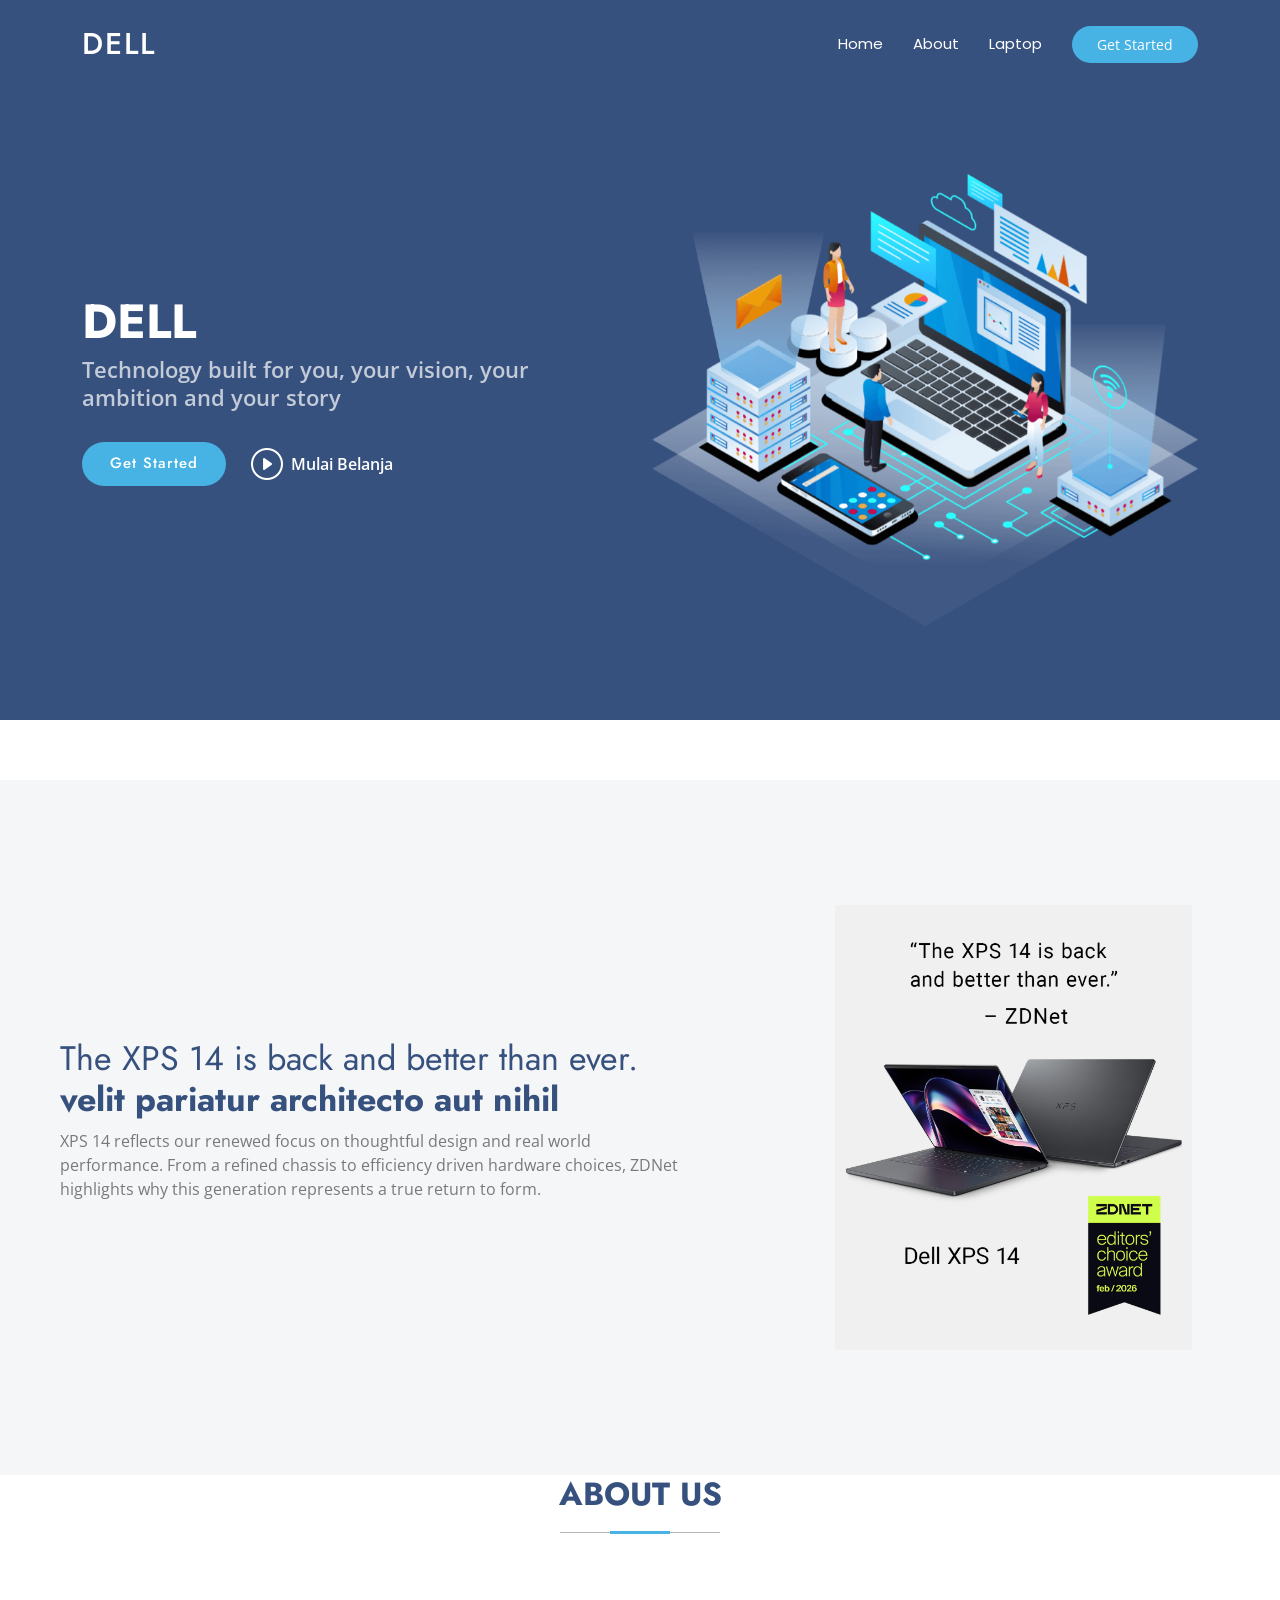
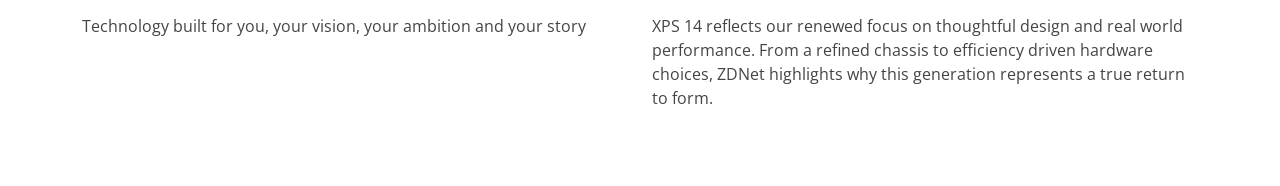
<file: pertemuan5.html>
<!DOCTYPE html>
<html lang="en">

<head>
  <meta charset="utf-8">
  <meta content="width=device-width, initial-scale=1.0" name="viewport">
  <title>DELL</title>
  <meta name="description" content="">
  <meta name="keywords" content="">

  <!-- Favicons -->
  <link href="assets/img/favicon.png" rel="icon">
  <link href="assets/img/apple-touch-icon.png" rel="apple-touch-icon">

  <!-- Fonts -->
  <link href="https://fonts.googleapis.com" rel="preconnect">
  <link href="https://fonts.gstatic.com" rel="preconnect" crossorigin>
  <link href="https://fonts.googleapis.com/css2?family=Open+Sans:ital,wght@0,300;0,400;0,500;0,600;0,700;0,800;1,300;1,400;1,500;1,600;1,700;1,800&family=Poppins:ital,wght@0,100;0,200;0,300;0,400;0,500;0,600;0,700;0,800;0,900;1,100;1,200;1,300;1,400;1,500;1,600;1,700;1,800;1,900&family=Jost:ital,wght@0,100;0,200;0,300;0,400;0,500;0,600;0,700;0,800;0,900;1,100;1,200;1,300;1,400;1,500;1,600;1,700;1,800;1,900&display=swap" rel="stylesheet">

  <!-- Vendor CSS Files -->
  <link href="assets/vendor/bootstrap/css/bootstrap.min.css" rel="stylesheet">
  <link href="assets/vendor/bootstrap-icons/bootstrap-icons.css" rel="stylesheet">
  <link href="assets/vendor/aos/aos.css" rel="stylesheet">
  <link href="assets/vendor/glightbox/css/glightbox.min.css" rel="stylesheet">
  <link href="assets/vendor/swiper/swiper-bundle.min.css" rel="stylesheet">

  <!-- Main CSS File -->
  <link href="assets/css/main.css" rel="stylesheet">

  <!-- =======================================================
  * Template Name: Arsha (Agni ver.)
  * Template URL: https://bootstrapmade.com/arsha-free-bootstrap-html-template-corporate/
  * Updated: Feb 22 2025 with Bootstrap v5.3.3
  * Author: BootstrapMade.com
  * License: https://bootstrapmade.com/license/
  ======================================================== -->
</head>

<body class="index-page">
 <header id="header" class="header d-flex align-items-center fixed-top">
    <div class="container-fluid container-xl position-relative d-flex align-items-center">

      <a href="index.html" class="logo d-flex align-items-center me-auto">
        <!-- Uncomment the line below if you also wish to use an image logo -->
        <!-- <img src="assets/img/logo.webp" alt=""> -->
        <h1 class="sitename">DELL</h1>
      </a>

      <nav id="navmenu" class="navmenu">
        <ul>
          <li><a href="#header" class="active">Home</a></li>
          <li><a href="#about">About</a></li>
          <li><a href="#laptop">Laptop</a></li>
        </ul>
        <i class="mobile-nav-toggle d-xl-none bi bi-list"></i>
      </nav>

      <a class="btn-getstarted" href="#about">Get Started</a>

    </div>
  </header>

  <main class="main">

    <!-- Header Section -->
       <section id="header" class="hero section dark-background">

      <div class="container">
        <div class="row gy-4">
          <div class="col-lg-6 order-2 order-lg-1 d-flex flex-column justify-content-center" data-aos="zoom-out">
            <h1>DELL</h1>
            <p>Technology built for you, your vision, your ambition and your story</p>
            <div class="d-flex">
              <a href="#about" class="btn-get-started">Get Started</a>
              <a href="https://visitstore.bio/dell?tab=ig&utm_source=ig&utm_medium=social&utm_content=link_in_bio&fbclid=PAZXh0bgNhZW0CMTEAc3J0YwZhcHBfaWQMMjU2MjgxMDQwNTU4AAGn6eL7VJW2di9iD4-vLk0P9VALiXK4wmE0uKhvw_gEe8aX02_vFhs3VhTnJCY_aem_IVgMwoLdp8MaEEt7yxW54A" class="glightbox btn-watch-video d-flex align-items-center"><i class="bi bi-play-circle"></i><span>Mulai Belanja</span></a>
            </div>
          </div>
          <div class="col-lg-6 order-1 order-lg-2 hero-img" data-aos="zoom-out" data-aos-delay="200">
            <img src="assets/img/hero-img.png" class="img-fluid animated" alt="">
          </div>
        </div>
      </div>

    </section><!-- /Header Section -->

       <!-- About Section -->
    <section id="about" class="about section">

     <!-- laptop Section -->
    <section id="laptop" class="section why-us light-background" data-builder="section">

      <div class="container-fluid">

        <div class="row gy-4">

          <div class="col-lg-7 d-flex flex-column justify-content-center order-2 order-lg-1">

            <div class="content px-xl-5" data-aos="fade-up" data-aos-delay="100">
              <h3><span>The XPS 14 is back and better than ever. </span><strong>velit pariatur architecto aut nihil</strong></h3>
              <p>
                XPS 14 reflects our renewed focus on thoughtful design and real world performance. From a refined chassis to efficiency driven hardware choices, ZDNet highlights why this generation represents a true return to form.
              </p>
            </div>
          </div>

          <div class="col-lg-5 order-1 order-lg-2 why-us-img">
            <img src="assets/img/DELL.png" class="img-fluid" alt="" data-aos="zoom-in" data-aos-delay="100">
          </div>
        </div>

      </div>

    </section><!-- /Laptop Section  -->

      <!-- Section Title -->
      <div class="container section-title" data-aos="fade-up">
        <h2>About Us</h2>
      </div><!-- End Section Title -->

      <div class="container">

        <div class="row gy-4">

          <div class="col-lg-6 content" data-aos="fade-up" data-aos-delay="100">
            <p>
              Technology built for you, your vision, your ambition and your story
            </p>

          </div>

          <div class="col-lg-6" data-aos="fade-up" data-aos-delay="200">
            <p>XPS 14 reflects our renewed focus on thoughtful design and real world performance. From a refined chassis to efficiency driven hardware choices, ZDNet highlights why this generation represents a true return to form. </p>
          </div>

        </div>

      </div>

    </section><!-- /About Section -->
  </main>
  
  <!-- Scroll Top -->
  <a href="#" id="scroll-top" class="scroll-top d-flex align-items-center justify-content-center"><i class="bi bi-arrow-up-short"></i></a>

  <!-- Preloader -->
  <div id="preloader"></div>

  <!-- Vendor JS Files -->
  <script src="assets/vendor/bootstrap/js/bootstrap.bundle.min.js"></script>
  <script src="assets/vendor/php-email-form/validate.js"></script>
  <script src="assets/vendor/aos/aos.js"></script>
  <script src="assets/vendor/glightbox/js/glightbox.min.js"></script>
  <script src="assets/vendor/swiper/swiper-bundle.min.js"></script>
  <script src="assets/vendor/waypoints/noframework.waypoints.js"></script>
  <script src="assets/vendor/imagesloaded/imagesloaded.pkgd.min.js"></script> 
  <script src="assets/vendor/isotope-layout/isotope.pkgd.min.js"></script>

  <!-- Main JS File -->
  <script src="assets/js/main.js"></script>

</body>

</html>
</file>
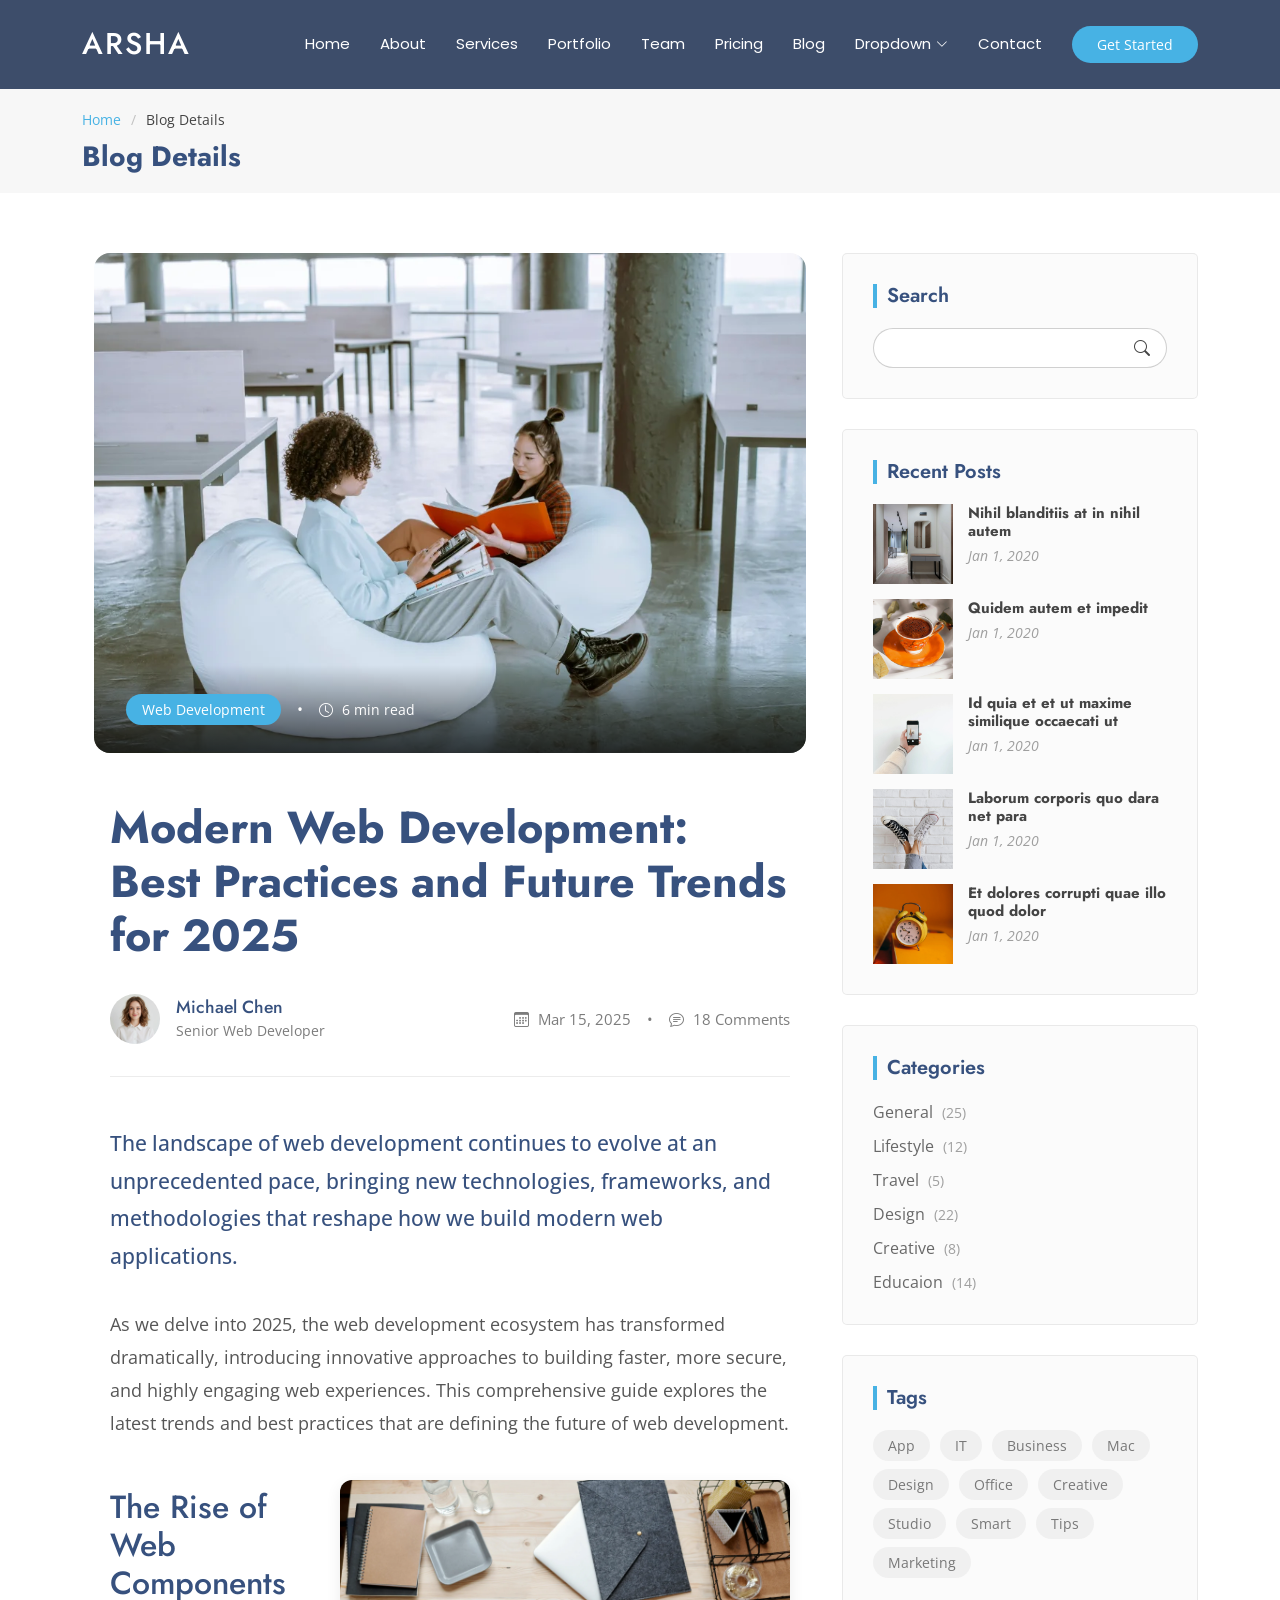
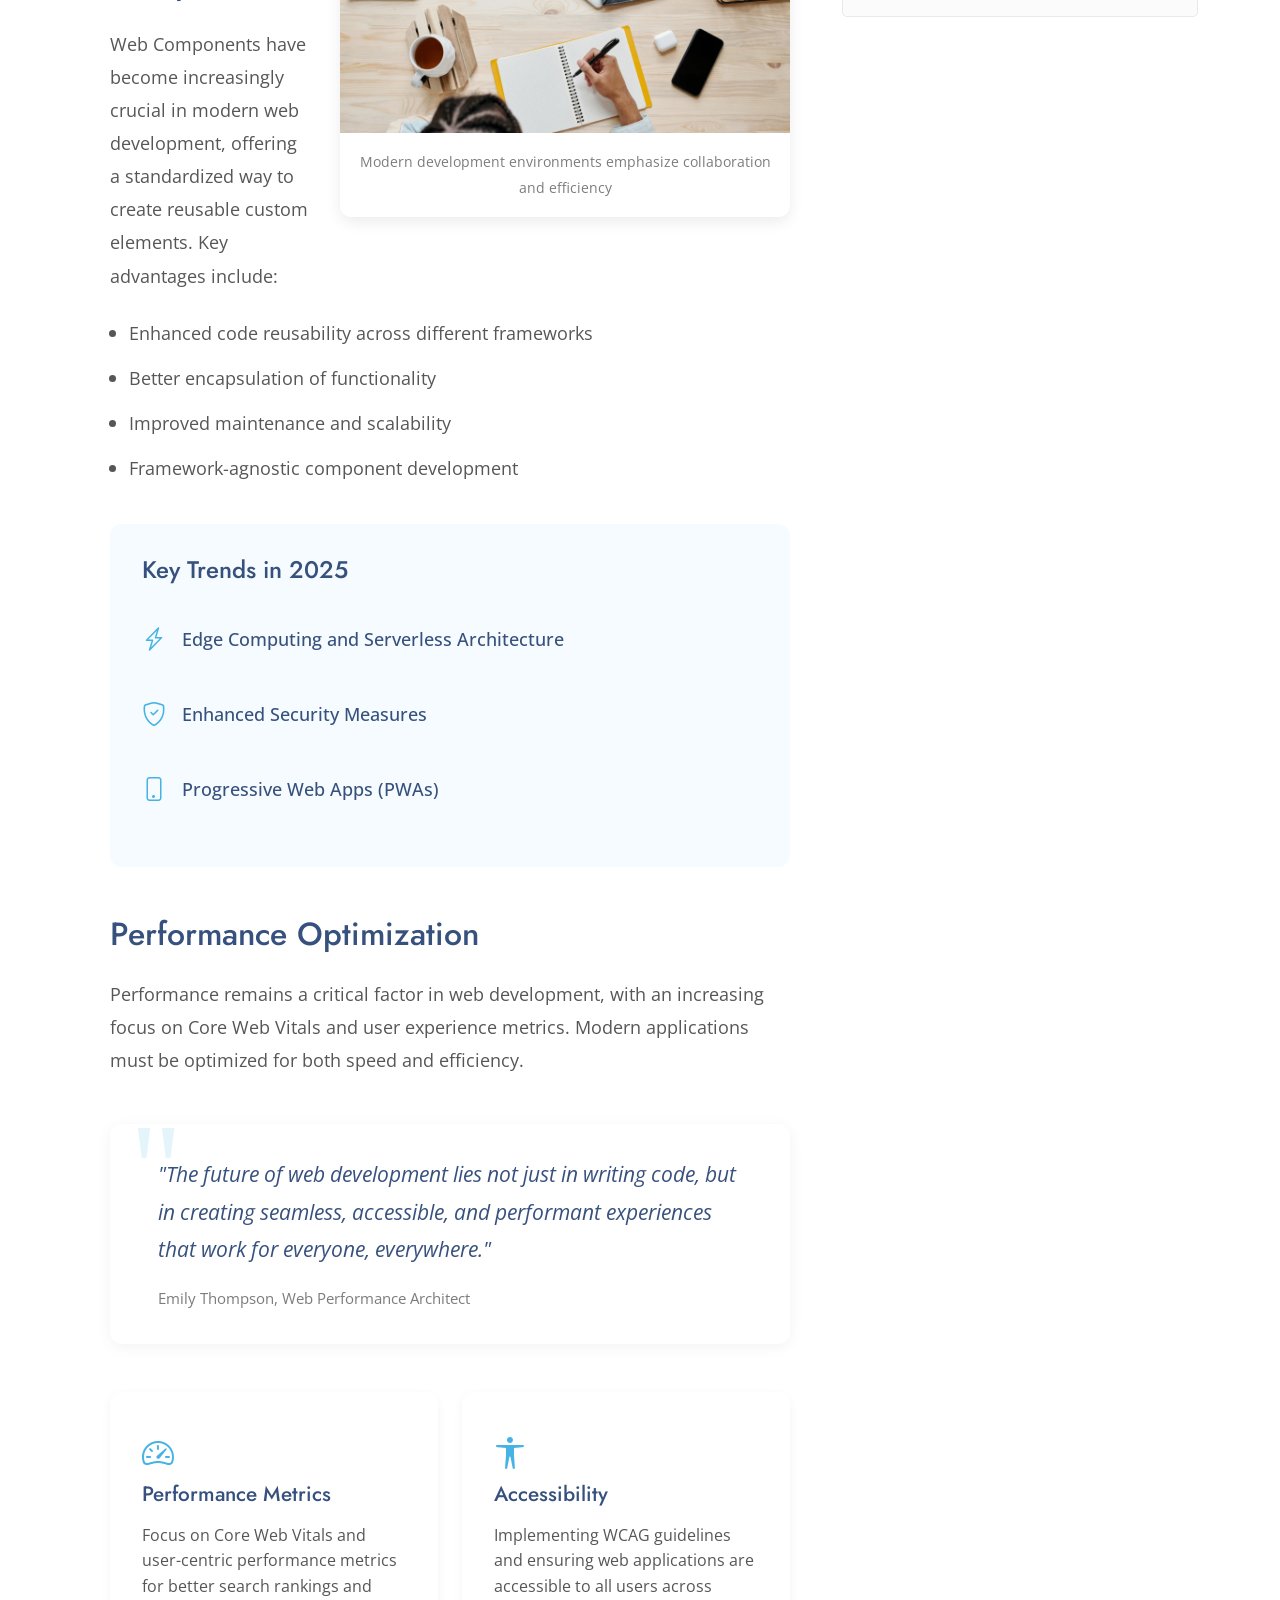
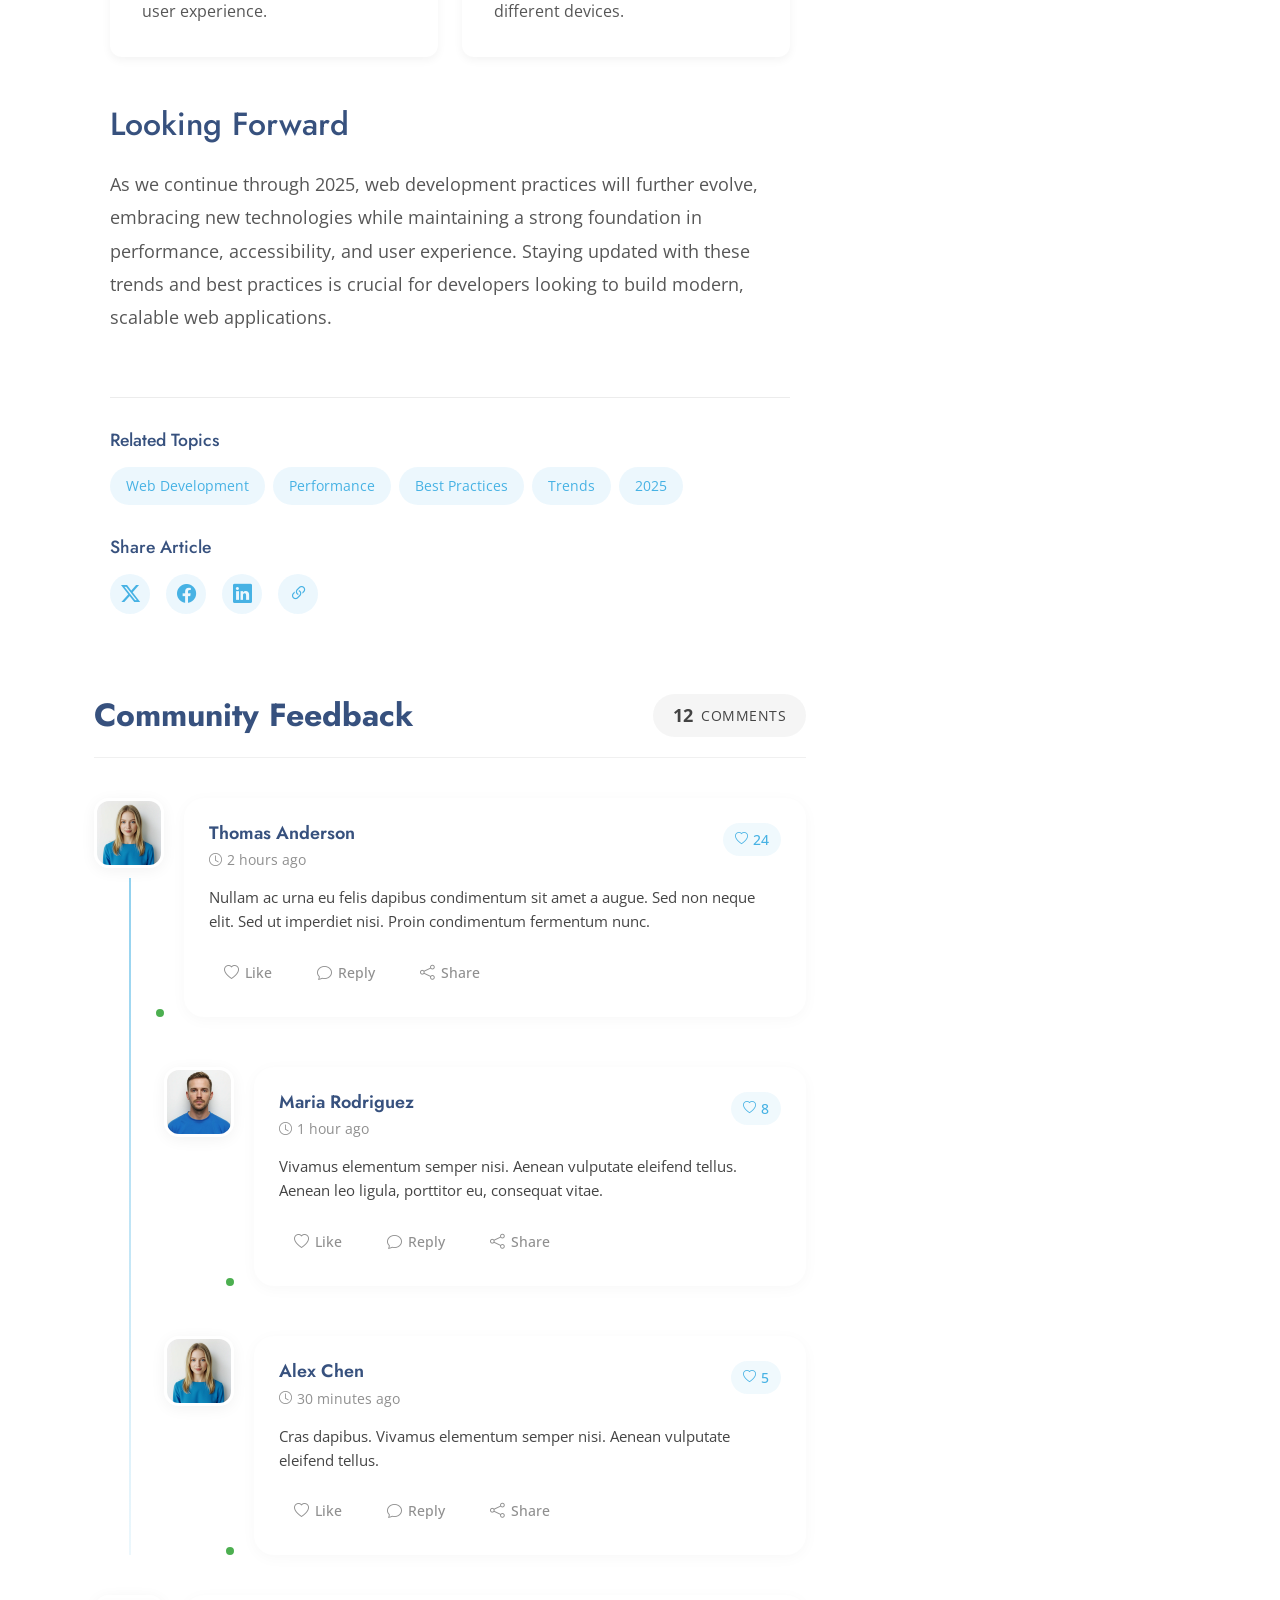
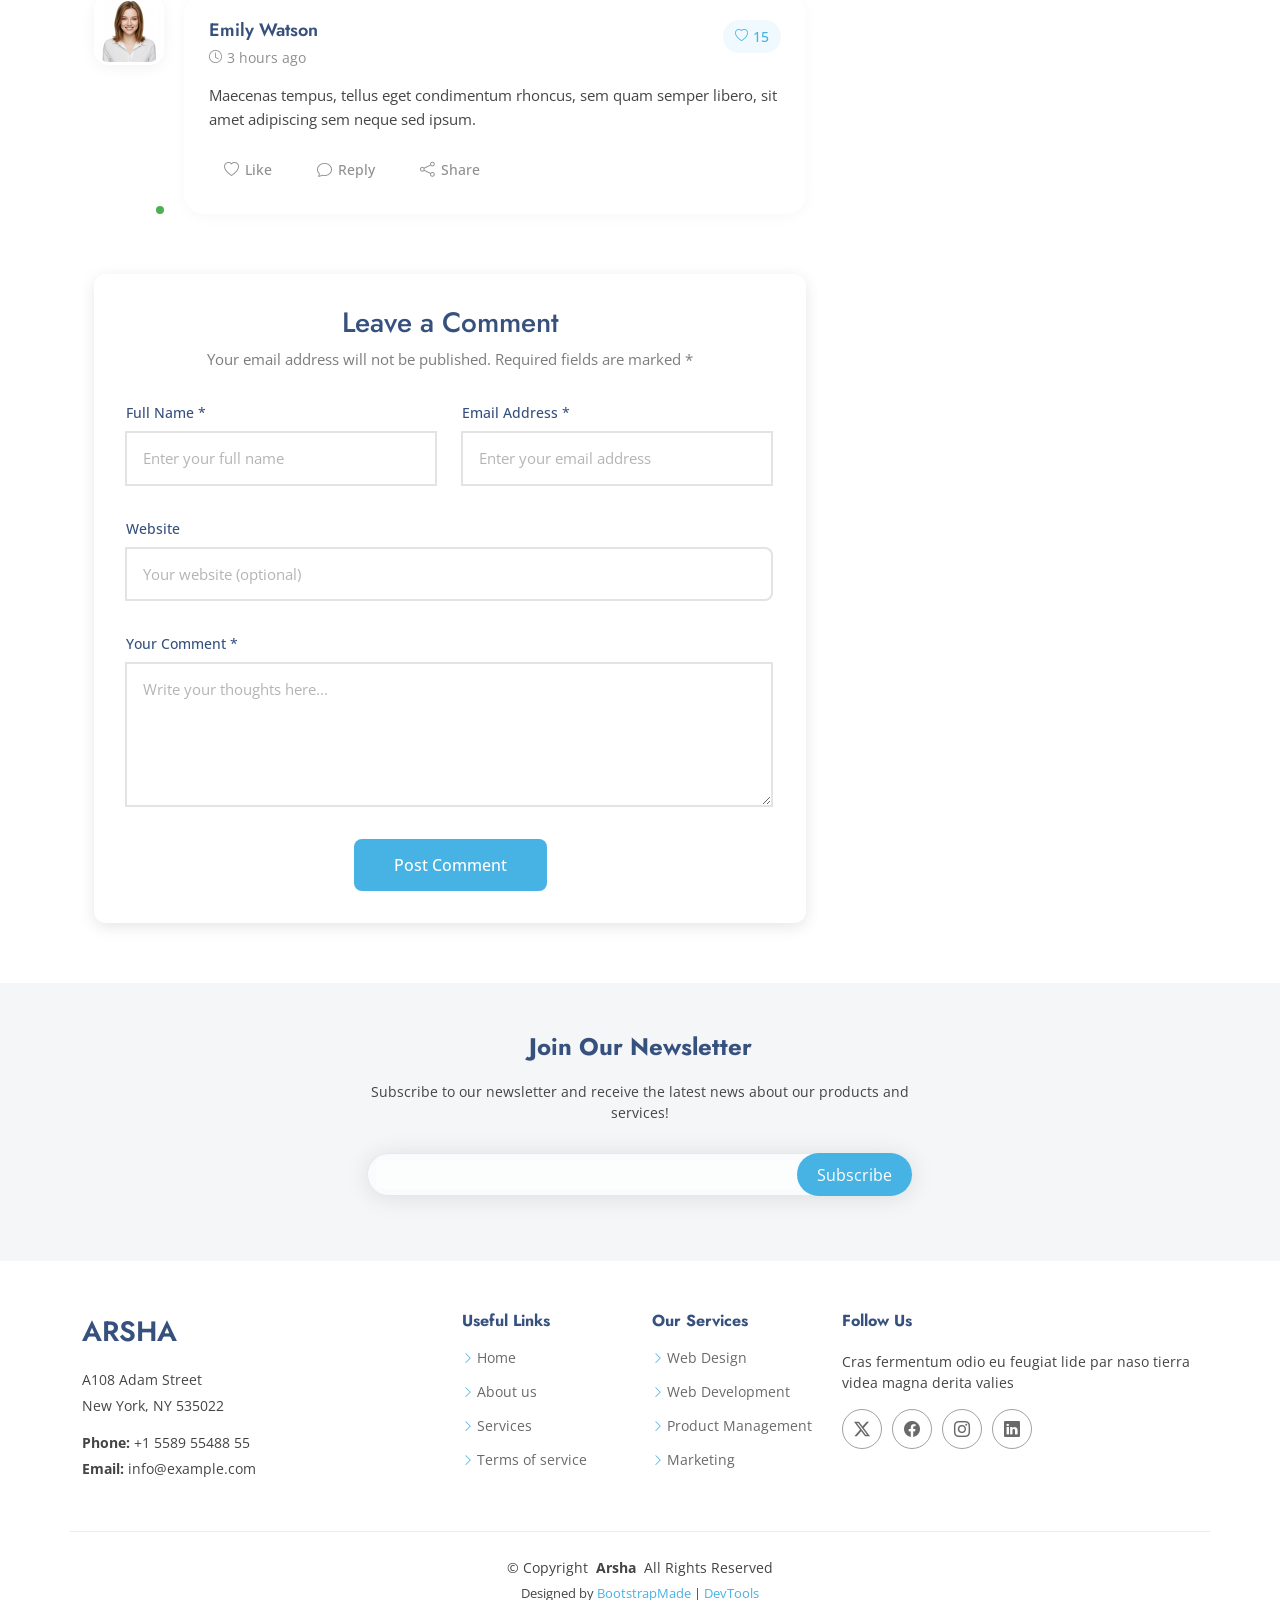
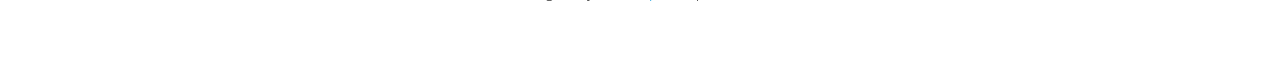
<file: Arsha/blog-details.html>
<!DOCTYPE html>
<html lang="en">

<head>
  <meta charset="utf-8">
  <meta content="width=device-width, initial-scale=1.0" name="viewport">
  <title>Blog Details - Arsha Bootstrap Template</title>
  <meta name="description" content="">
  <meta name="keywords" content="">

  <!-- Favicons -->
  <link href="assets/img/favicon.png" rel="icon">
  <link href="assets/img/apple-touch-icon.png" rel="apple-touch-icon">

  <!-- Fonts -->
  <link href="https://fonts.googleapis.com" rel="preconnect">
  <link href="https://fonts.gstatic.com" rel="preconnect" crossorigin>
  <link href="https://fonts.googleapis.com/css2?family=Open+Sans:ital,wght@0,300;0,400;0,500;0,600;0,700;0,800;1,300;1,400;1,500;1,600;1,700;1,800&family=Poppins:ital,wght@0,100;0,200;0,300;0,400;0,500;0,600;0,700;0,800;0,900;1,100;1,200;1,300;1,400;1,500;1,600;1,700;1,800;1,900&family=Jost:ital,wght@0,100;0,200;0,300;0,400;0,500;0,600;0,700;0,800;0,900;1,100;1,200;1,300;1,400;1,500;1,600;1,700;1,800;1,900&display=swap" rel="stylesheet">

  <!-- Vendor CSS Files -->
  <link href="assets/vendor/bootstrap/css/bootstrap.min.css" rel="stylesheet">
  <link href="assets/vendor/bootstrap-icons/bootstrap-icons.css" rel="stylesheet">
  <link href="assets/vendor/aos/aos.css" rel="stylesheet">
  <link href="assets/vendor/glightbox/css/glightbox.min.css" rel="stylesheet">
  <link href="assets/vendor/swiper/swiper-bundle.min.css" rel="stylesheet">

  <!-- Main CSS File -->
  <link href="assets/css/main.css" rel="stylesheet">

  <!-- =======================================================
  * Template Name: Arsha
  * Template URL: https://bootstrapmade.com/arsha-free-bootstrap-html-template-corporate/
  * Updated: Feb 22 2025 with Bootstrap v5.3.3
  * Author: BootstrapMade.com
  * License: https://bootstrapmade.com/license/
  ======================================================== -->
</head>

<body class="blog-details-page">

  <header id="header" class="header d-flex align-items-center sticky-top">
    <div class="container-fluid container-xl position-relative d-flex align-items-center">

      <a href="index.html" class="logo d-flex align-items-center me-auto">
        <!-- Uncomment the line below if you also wish to use an image logo -->
        <!-- <img src="assets/img/logo.webp" alt=""> -->
        <h1 class="sitename">Arsha</h1>
      </a>

      <nav id="navmenu" class="navmenu">
        <ul>
          <li><a href="#hero">Home</a></li>
          <li><a href="#about">About</a></li>
          <li><a href="#services">Services</a></li>
          <li><a href="#portfolio">Portfolio</a></li>
          <li><a href="#team">Team</a></li>
          <li><a href="#pricing">Pricing</a></li>
          <li><a href="blog.html">Blog</a></li>
          <li class="dropdown"><a href="#"><span>Dropdown</span> <i class="bi bi-chevron-down toggle-dropdown"></i></a>
            <ul>
              <li><a href="#">Dropdown 1</a></li>
              <li class="dropdown"><a href="#"><span>Deep Dropdown</span> <i class="bi bi-chevron-down toggle-dropdown"></i></a>
                <ul>
                  <li><a href="#">Deep Dropdown 1</a></li>
                  <li><a href="#">Deep Dropdown 2</a></li>
                  <li><a href="#">Deep Dropdown 3</a></li>
                  <li><a href="#">Deep Dropdown 4</a></li>
                  <li><a href="#">Deep Dropdown 5</a></li>
                </ul>
              </li>
              <li><a href="#">Dropdown 2</a></li>
              <li><a href="#">Dropdown 3</a></li>
              <li><a href="#">Dropdown 4</a></li>
            </ul>
          </li>
          <li><a href="#contact">Contact</a></li>
        </ul>
        <i class="mobile-nav-toggle d-xl-none bi bi-list"></i>
      </nav>

      <a class="btn-getstarted" href="#about">Get Started</a>

    </div>
  </header>

  <main class="main">

    <!-- Page Title -->
    <div class="page-title" data-aos="fade">
      <div class="container">
        <nav class="breadcrumbs">
          <ol>
            <li><a href="index.html">Home</a></li>
            <li class="current">Blog Details</li>
          </ol>
        </nav>
        <h1>Blog Details</h1>
      </div>
    </div><!-- End Page Title -->

    <div class="container">
      <div class="row">

        <div class="col-lg-8">

          <!-- Blog Details Section -->
          <section id="blog-details" class="blog-details section">
            <div class="container" data-aos="fade-up">

              <article class="article">

                <div class="hero-img" data-aos="zoom-in">
                  <img src="assets/img/blog/blog-post-3.webp" alt="Featured blog image" class="img-fluid" loading="lazy">
                  <div class="meta-overlay">
                    <div class="meta-categories">
                      <a href="#" class="category">Web Development</a>
                      <span class="divider">•</span>
                      <span class="reading-time"><i class="bi bi-clock"></i> 6 min read</span>
                    </div>
                  </div>
                </div>

                <div class="article-content" data-aos="fade-up" data-aos-delay="100">
                  <div class="content-header">
                    <h1 class="title">Modern Web Development: Best Practices and Future Trends for 2025</h1>

                    <div class="author-info">
                      <div class="author-details">
                        <img src="assets/img/person/person-f-8.webp" alt="Author" class="author-img">
                        <div class="info">
                          <h4>Michael Chen</h4>
                          <span class="role">Senior Web Developer</span>
                        </div>
                      </div>
                      <div class="post-meta">
                        <span class="date"><i class="bi bi-calendar3"></i> Mar 15, 2025</span>
                        <span class="divider">•</span>
                        <span class="comments"><i class="bi bi-chat-text"></i> 18 Comments</span>
                      </div>
                    </div>
                  </div>

                  <div class="content">
                    <p class="lead">
                      The landscape of web development continues to evolve at an unprecedented pace, bringing new technologies, frameworks, and methodologies that reshape how we build modern web applications.
                    </p>

                    <p>
                      As we delve into 2025, the web development ecosystem has transformed dramatically, introducing innovative approaches to building faster, more secure, and highly engaging web experiences. This comprehensive guide explores the latest trends and best practices that are defining the future of web development.
                    </p>

                    <div class="content-image right-aligned">
                      <img src="assets/img/blog/blog-hero-2.webp" class="img-fluid" alt="Modern web development tools" loading="lazy">
                      <figcaption>Modern development environments emphasize collaboration and efficiency</figcaption>
                    </div>

                    <h2>The Rise of Web Components</h2>
                    <p>
                      Web Components have become increasingly crucial in modern web development, offering a standardized way to create reusable custom elements. Key advantages include:
                    </p>
                    <ul>
                      <li>Enhanced code reusability across different frameworks</li>
                      <li>Better encapsulation of functionality</li>
                      <li>Improved maintenance and scalability</li>
                      <li>Framework-agnostic component development</li>
                    </ul>

                    <div class="highlight-box">
                      <h3>Key Trends in 2025</h3>
                      <ul class="trend-list">
                        <li>
                          <i class="bi bi-lightning-charge"></i>
                          <span>Edge Computing and Serverless Architecture</span>
                        </li>
                        <li>
                          <i class="bi bi-shield-check"></i>
                          <span>Enhanced Security Measures</span>
                        </li>
                        <li>
                          <i class="bi bi-phone"></i>
                          <span>Progressive Web Apps (PWAs)</span>
                        </li>
                      </ul>
                    </div>

                    <h2>Performance Optimization</h2>
                    <p>
                      Performance remains a critical factor in web development, with an increasing focus on Core Web Vitals and user experience metrics. Modern applications must be optimized for both speed and efficiency.
                    </p>

                    <blockquote>
                      <p>
                        "The future of web development lies not just in writing code, but in creating seamless, accessible, and performant experiences that work for everyone, everywhere."
                      </p>
                      <cite>Emily Thompson, Web Performance Architect</cite>
                    </blockquote>

                    <div class="content-grid">
                      <div class="row g-4">
                        <div class="col-md-6">
                          <div class="info-card">
                            <i class="bi bi-speedometer2"></i>
                            <h4>Performance Metrics</h4>
                            <p>Focus on Core Web Vitals and user-centric performance metrics for better search rankings and user experience.</p>
                          </div>
                        </div>
                        <div class="col-md-6">
                          <div class="info-card">
                            <i class="bi bi-universal-access"></i>
                            <h4>Accessibility</h4>
                            <p>Implementing WCAG guidelines and ensuring web applications are accessible to all users across different devices.</p>
                          </div>
                        </div>
                      </div>
                    </div>

                    <h2>Looking Forward</h2>
                    <p>
                      As we continue through 2025, web development practices will further evolve, embracing new technologies while maintaining a strong foundation in performance, accessibility, and user experience. Staying updated with these trends and best practices is crucial for developers looking to build modern, scalable web applications.
                    </p>
                  </div>

                  <div class="meta-bottom">
                    <div class="tags-section">
                      <h4>Related Topics</h4>
                      <div class="tags">
                        <a href="#" class="tag">Web Development</a>
                        <a href="#" class="tag">Performance</a>
                        <a href="#" class="tag">Best Practices</a>
                        <a href="#" class="tag">Trends</a>
                        <a href="#" class="tag">2025</a>
                      </div>
                    </div>

                    <div class="share-section">
                      <h4>Share Article</h4>
                      <div class="social-links">
                        <a href="#" class="twitter"><i class="bi bi-twitter-x"></i></a>
                        <a href="#" class="facebook"><i class="bi bi-facebook"></i></a>
                        <a href="#" class="linkedin"><i class="bi bi-linkedin"></i></a>
                        <a href="#" class="copy-link" title="Copy Link"><i class="bi bi-link-45deg"></i></a>
                      </div>
                    </div>
                  </div>
                </div>

              </article>

            </div>
          </section><!-- /Blog Details Section -->

          <!-- Blog Comments Section -->
          <section id="blog-comments" class="blog-comments section">

            <div class="container" data-aos="fade-up" data-aos-delay="100">

              <div class="blog-comments-4">
                <div class="comments-header">
                  <h3 class="title">Community Feedback</h3>
                  <div class="comments-stats">
                    <span class="count">12</span>
                    <span class="label">Comments</span>
                  </div>
                </div>

                <div class="comments-container">
                  <!-- Comment #1 -->
                  <div class="comment-thread">
                    <div class="comment-box">
                      <div class="comment-wrapper">
                        <div class="avatar-wrapper">
                          <img src="assets/img/person/person-f-9.webp" alt="Avatar" loading="lazy">
                          <span class="status-indicator"></span>
                        </div>

                        <div class="comment-content">
                          <div class="comment-header">
                            <div class="user-info">
                              <h4>Thomas Anderson</h4>
                              <span class="time-badge">
                                <i class="bi bi-clock"></i>
                                2 hours ago
                              </span>
                            </div>
                            <div class="engagement">
                              <span class="likes">
                                <i class="bi bi-heart"></i>
                                24
                              </span>
                            </div>
                          </div>

                          <div class="comment-body">
                            <p>Nullam ac urna eu felis dapibus condimentum sit amet a augue. Sed non neque elit. Sed ut imperdiet nisi. Proin condimentum fermentum nunc.</p>
                          </div>

                          <div class="comment-actions">
                            <button class="action-btn like-btn" aria-label="Like comment">
                              <i class="bi bi-heart"></i>
                              <span>Like</span>
                            </button>
                            <button class="action-btn reply-btn" aria-label="Reply to comment">
                              <i class="bi bi-chat"></i>
                              <span>Reply</span>
                            </button>
                            <button class="action-btn share-btn" aria-label="Share comment">
                              <i class="bi bi-share"></i>
                              <span>Share</span>
                            </button>
                          </div>
                        </div>
                      </div>
                    </div>

                    <!-- Replies Container -->
                    <div class="replies-container">
                      <!-- Reply #1 -->
                      <div class="comment-box reply">
                        <div class="comment-wrapper">
                          <div class="avatar-wrapper">
                            <img src="assets/img/person/person-m-9.webp" alt="Avatar" loading="lazy">
                            <span class="status-indicator"></span>
                          </div>

                          <div class="comment-content">
                            <div class="comment-header">
                              <div class="user-info">
                                <h4>Maria Rodriguez</h4>
                                <span class="time-badge">
                                  <i class="bi bi-clock"></i>
                                  1 hour ago
                                </span>
                              </div>
                              <div class="engagement">
                                <span class="likes">
                                  <i class="bi bi-heart"></i>
                                  8
                                </span>
                              </div>
                            </div>

                            <div class="comment-body">
                              <p>Vivamus elementum semper nisi. Aenean vulputate eleifend tellus. Aenean leo ligula, porttitor eu, consequat vitae.</p>
                            </div>

                            <div class="comment-actions">
                              <button class="action-btn like-btn" aria-label="Like comment">
                                <i class="bi bi-heart"></i>
                                <span>Like</span>
                              </button>
                              <button class="action-btn reply-btn" aria-label="Reply to comment">
                                <i class="bi bi-chat"></i>
                                <span>Reply</span>
                              </button>
                              <button class="action-btn share-btn" aria-label="Share comment">
                                <i class="bi bi-share"></i>
                                <span>Share</span>
                              </button>
                            </div>
                          </div>
                        </div>
                      </div>

                      <!-- Reply #2 -->
                      <div class="comment-box reply">
                        <div class="comment-wrapper">
                          <div class="avatar-wrapper">
                            <img src="assets/img/person/person-f-9.webp" alt="Avatar" loading="lazy">
                            <span class="status-indicator"></span>
                          </div>

                          <div class="comment-content">
                            <div class="comment-header">
                              <div class="user-info">
                                <h4>Alex Chen</h4>
                                <span class="time-badge">
                                  <i class="bi bi-clock"></i>
                                  30 minutes ago
                                </span>
                              </div>
                              <div class="engagement">
                                <span class="likes">
                                  <i class="bi bi-heart"></i>
                                  5
                                </span>
                              </div>
                            </div>

                            <div class="comment-body">
                              <p>Cras dapibus. Vivamus elementum semper nisi. Aenean vulputate eleifend tellus.</p>
                            </div>

                            <div class="comment-actions">
                              <button class="action-btn like-btn" aria-label="Like comment">
                                <i class="bi bi-heart"></i>
                                <span>Like</span>
                              </button>
                              <button class="action-btn reply-btn" aria-label="Reply to comment">
                                <i class="bi bi-chat"></i>
                                <span>Reply</span>
                              </button>
                              <button class="action-btn share-btn" aria-label="Share comment">
                                <i class="bi bi-share"></i>
                                <span>Share</span>
                              </button>
                            </div>
                          </div>
                        </div>
                      </div>
                    </div>
                  </div>

                  <!-- Comment #2 -->
                  <div class="comment-thread">
                    <div class="comment-box">
                      <div class="comment-wrapper">
                        <div class="avatar-wrapper">
                          <img src="assets/img/person/person-f-7.webp" alt="Avatar" loading="lazy">
                          <span class="status-indicator"></span>
                        </div>

                        <div class="comment-content">
                          <div class="comment-header">
                            <div class="user-info">
                              <h4>Emily Watson</h4>
                              <span class="time-badge">
                                <i class="bi bi-clock"></i>
                                3 hours ago
                              </span>
                            </div>
                            <div class="engagement">
                              <span class="likes">
                                <i class="bi bi-heart"></i>
                                15
                              </span>
                            </div>
                          </div>

                          <div class="comment-body">
                            <p>Maecenas tempus, tellus eget condimentum rhoncus, sem quam semper libero, sit amet adipiscing sem neque sed ipsum.</p>
                          </div>

                          <div class="comment-actions">
                            <button class="action-btn like-btn" aria-label="Like comment">
                              <i class="bi bi-heart"></i>
                              <span>Like</span>
                            </button>
                            <button class="action-btn reply-btn" aria-label="Reply to comment">
                              <i class="bi bi-chat"></i>
                              <span>Reply</span>
                            </button>
                            <button class="action-btn share-btn" aria-label="Share comment">
                              <i class="bi bi-share"></i>
                              <span>Share</span>
                            </button>
                          </div>
                        </div>
                      </div>
                    </div>
                  </div>
                </div>
              </div>

            </div>

          </section><!-- /Blog Comments Section -->

          <!-- Blog Comment Form Section -->
          <section id="blog-comment-form" class="blog-comment-form section">

            <div class="container" data-aos="fade-up" data-aos-delay="100">

              <form method="post" role="form">

                <div class="form-header">
                  <h3>Leave a Comment</h3>
                  <p>Your email address will not be published. Required fields are marked *</p>
                </div>

                <div class="row gy-3">
                  <div class="col-md-6">
                    <div class="input-group">
                      <label for="name">Full Name *</label>
                      <input type="text" name="name" id="name" placeholder="Enter your full name" required="">
                      <span class="error-text">Please enter your name</span>
                    </div>
                  </div>

                  <div class="col-md-6">
                    <div class="input-group">
                      <label for="email">Email Address *</label>
                      <input type="email" name="email" id="email" placeholder="Enter your email address" required="">
                      <span class="error-text">Please enter a valid email address</span>
                    </div>
                  </div>

                  <div class="col-12">
                    <div class="input-group">
                      <label for="website">Website</label>
                      <input type="url" name="website" id="website" placeholder="Your website (optional)">
                    </div>
                  </div>

                  <div class="col-12">
                    <div class="input-group">
                      <label for="comment">Your Comment *</label>
                      <textarea name="comment" id="comment" rows="5" placeholder="Write your thoughts here..." required=""></textarea>
                      <span class="error-text">Please enter your comment</span>
                    </div>
                  </div>

                  <div class="col-12 text-center">
                    <button type="submit">Post Comment</button>
                  </div>
                </div>

              </form>

            </div>

          </section><!-- /Blog Comment Form Section -->

        </div>

        <div class="col-lg-4 sidebar">

          <div class="widgets-container" data-aos="fade-up" data-aos-delay="200">

            <!-- Search Widget -->
            <div class="search-widget widget-item">

              <h3 class="widget-title">Search</h3>
              <form action="">
                <input type="text">
                <button type="submit" title="Search"><i class="bi bi-search"></i></button>
              </form>

            </div><!--/Search Widget -->

            <!-- Recent Posts Widget -->
            <div class="recent-posts-widget widget-item">

              <h3 class="widget-title">Recent Posts</h3>

              <div class="post-item">
                <img src="assets/img/blog/blog-post-square-1.webp" alt="" class="flex-shrink-0">
                <div>
                  <h4><a href="blog-details.html">Nihil blanditiis at in nihil autem</a></h4>
                  <time datetime="2020-01-01">Jan 1, 2020</time>
                </div>
              </div><!-- End recent post item-->

              <div class="post-item">
                <img src="assets/img/blog/blog-post-square-2.webp" alt="" class="flex-shrink-0">
                <div>
                  <h4><a href="blog-details.html">Quidem autem et impedit</a></h4>
                  <time datetime="2020-01-01">Jan 1, 2020</time>
                </div>
              </div><!-- End recent post item-->

              <div class="post-item">
                <img src="assets/img/blog/blog-post-square-3.webp" alt="" class="flex-shrink-0">
                <div>
                  <h4><a href="blog-details.html">Id quia et et ut maxime similique occaecati ut</a></h4>
                  <time datetime="2020-01-01">Jan 1, 2020</time>
                </div>
              </div><!-- End recent post item-->

              <div class="post-item">
                <img src="assets/img/blog/blog-post-square-4.webp" alt="" class="flex-shrink-0">
                <div>
                  <h4><a href="blog-details.html">Laborum corporis quo dara net para</a></h4>
                  <time datetime="2020-01-01">Jan 1, 2020</time>
                </div>
              </div><!-- End recent post item-->

              <div class="post-item">
                <img src="assets/img/blog/blog-post-square-5.webp" alt="" class="flex-shrink-0">
                <div>
                  <h4><a href="blog-details.html">Et dolores corrupti quae illo quod dolor</a></h4>
                  <time datetime="2020-01-01">Jan 1, 2020</time>
                </div>
              </div><!-- End recent post item-->

            </div><!--/Recent Posts Widget -->

            <!-- Categories Widget -->
            <div class="categories-widget widget-item">

              <h3 class="widget-title">Categories</h3>
              <ul class="mt-3">
                <li><a href="#">General <span>(25)</span></a></li>
                <li><a href="#">Lifestyle <span>(12)</span></a></li>
                <li><a href="#">Travel <span>(5)</span></a></li>
                <li><a href="#">Design <span>(22)</span></a></li>
                <li><a href="#">Creative <span>(8)</span></a></li>
                <li><a href="#">Educaion <span>(14)</span></a></li>
              </ul>

            </div><!--/Categories Widget -->

            <!-- Tags Widget -->
            <div class="tags-widget widget-item">

              <h3 class="widget-title">Tags</h3>
              <ul>
                <li><a href="#">App</a></li>
                <li><a href="#">IT</a></li>
                <li><a href="#">Business</a></li>
                <li><a href="#">Mac</a></li>
                <li><a href="#">Design</a></li>
                <li><a href="#">Office</a></li>
                <li><a href="#">Creative</a></li>
                <li><a href="#">Studio</a></li>
                <li><a href="#">Smart</a></li>
                <li><a href="#">Tips</a></li>
                <li><a href="#">Marketing</a></li>
              </ul>

            </div><!--/Tags Widget -->

          </div>

        </div>

      </div>
    </div>

  </main>

  <footer id="footer" class="footer">

    <div class="footer-newsletter">
      <div class="container">
        <div class="row justify-content-center text-center">
          <div class="col-lg-6">
            <h4>Join Our Newsletter</h4>
            <p>Subscribe to our newsletter and receive the latest news about our products and services!</p>
            <form action="forms/newsletter.php" method="post" class="php-email-form">
              <div class="newsletter-form"><input type="email" name="email"><input type="submit" value="Subscribe"></div>
              <div class="loading">Loading</div>
              <div class="error-message"></div>
              <div class="sent-message">Your subscription request has been sent. Thank you!</div>
            </form>
          </div>
        </div>
      </div>
    </div>

    <div class="container footer-top">
      <div class="row gy-4">
        <div class="col-lg-4 col-md-6 footer-about">
          <a href="index.html" class="d-flex align-items-center">
            <span class="sitename">Arsha</span>
          </a>
          <div class="footer-contact pt-3">
            <p>A108 Adam Street</p>
            <p>New York, NY 535022</p>
            <p class="mt-3"><strong>Phone:</strong> <span>+1 5589 55488 55</span></p>
            <p><strong>Email:</strong> <span>info@example.com</span></p>
          </div>
        </div>

        <div class="col-lg-2 col-md-3 footer-links">
          <h4>Useful Links</h4>
          <ul>
            <li><i class="bi bi-chevron-right"></i> <a href="#">Home</a></li>
            <li><i class="bi bi-chevron-right"></i> <a href="#">About us</a></li>
            <li><i class="bi bi-chevron-right"></i> <a href="#">Services</a></li>
            <li><i class="bi bi-chevron-right"></i> <a href="#">Terms of service</a></li>
          </ul>
        </div>

        <div class="col-lg-2 col-md-3 footer-links">
          <h4>Our Services</h4>
          <ul>
            <li><i class="bi bi-chevron-right"></i> <a href="#">Web Design</a></li>
            <li><i class="bi bi-chevron-right"></i> <a href="#">Web Development</a></li>
            <li><i class="bi bi-chevron-right"></i> <a href="#">Product Management</a></li>
            <li><i class="bi bi-chevron-right"></i> <a href="#">Marketing</a></li>
          </ul>
        </div>

        <div class="col-lg-4 col-md-12">
          <h4>Follow Us</h4>
          <p>Cras fermentum odio eu feugiat lide par naso tierra videa magna derita valies</p>
          <div class="social-links d-flex">
            <a href=""><i class="bi bi-twitter-x"></i></a>
            <a href=""><i class="bi bi-facebook"></i></a>
            <a href=""><i class="bi bi-instagram"></i></a>
            <a href=""><i class="bi bi-linkedin"></i></a>
          </div>
        </div>

      </div>
    </div>

    <div class="container copyright text-center mt-4">
      <p>© <span>Copyright</span> <strong class="px-1 sitename">Arsha</strong> <span>All Rights Reserved</span></p>
      <div class="credits">
        <!-- All the links in the footer should remain intact. -->
        <!-- You can delete the links only if you've purchased the pro version. -->
        <!-- Licensing information: https://bootstrapmade.com/license/ -->
        <!-- Purchase the pro version with working PHP/AJAX contact form: [buy-url] -->
        Designed by <a href="https://bootstrapmade.com/">BootstrapMade</a> | <a href="https://bootstrapmade.com/tools/">DevTools</a>
      </div>
    </div>

  </footer>

  <!-- Scroll Top -->
  <a href="#" id="scroll-top" class="scroll-top d-flex align-items-center justify-content-center"><i class="bi bi-arrow-up-short"></i></a>

  <!-- Preloader -->
  <div id="preloader"></div>

  <!-- Vendor JS Files -->
  <script src="assets/vendor/bootstrap/js/bootstrap.bundle.min.js"></script>
  <script src="assets/vendor/php-email-form/validate.js"></script>
  <script src="assets/vendor/aos/aos.js"></script>
  <script src="assets/vendor/glightbox/js/glightbox.min.js"></script>
  <script src="assets/vendor/swiper/swiper-bundle.min.js"></script>
  <script src="assets/vendor/waypoints/noframework.waypoints.js"></script>
  <script src="assets/vendor/imagesloaded/imagesloaded.pkgd.min.js"></script>
  <script src="assets/vendor/isotope-layout/isotope.pkgd.min.js"></script>

  <!-- Main JS File -->
  <script src="assets/js/main.js"></script>

</body>

</html>
</file>
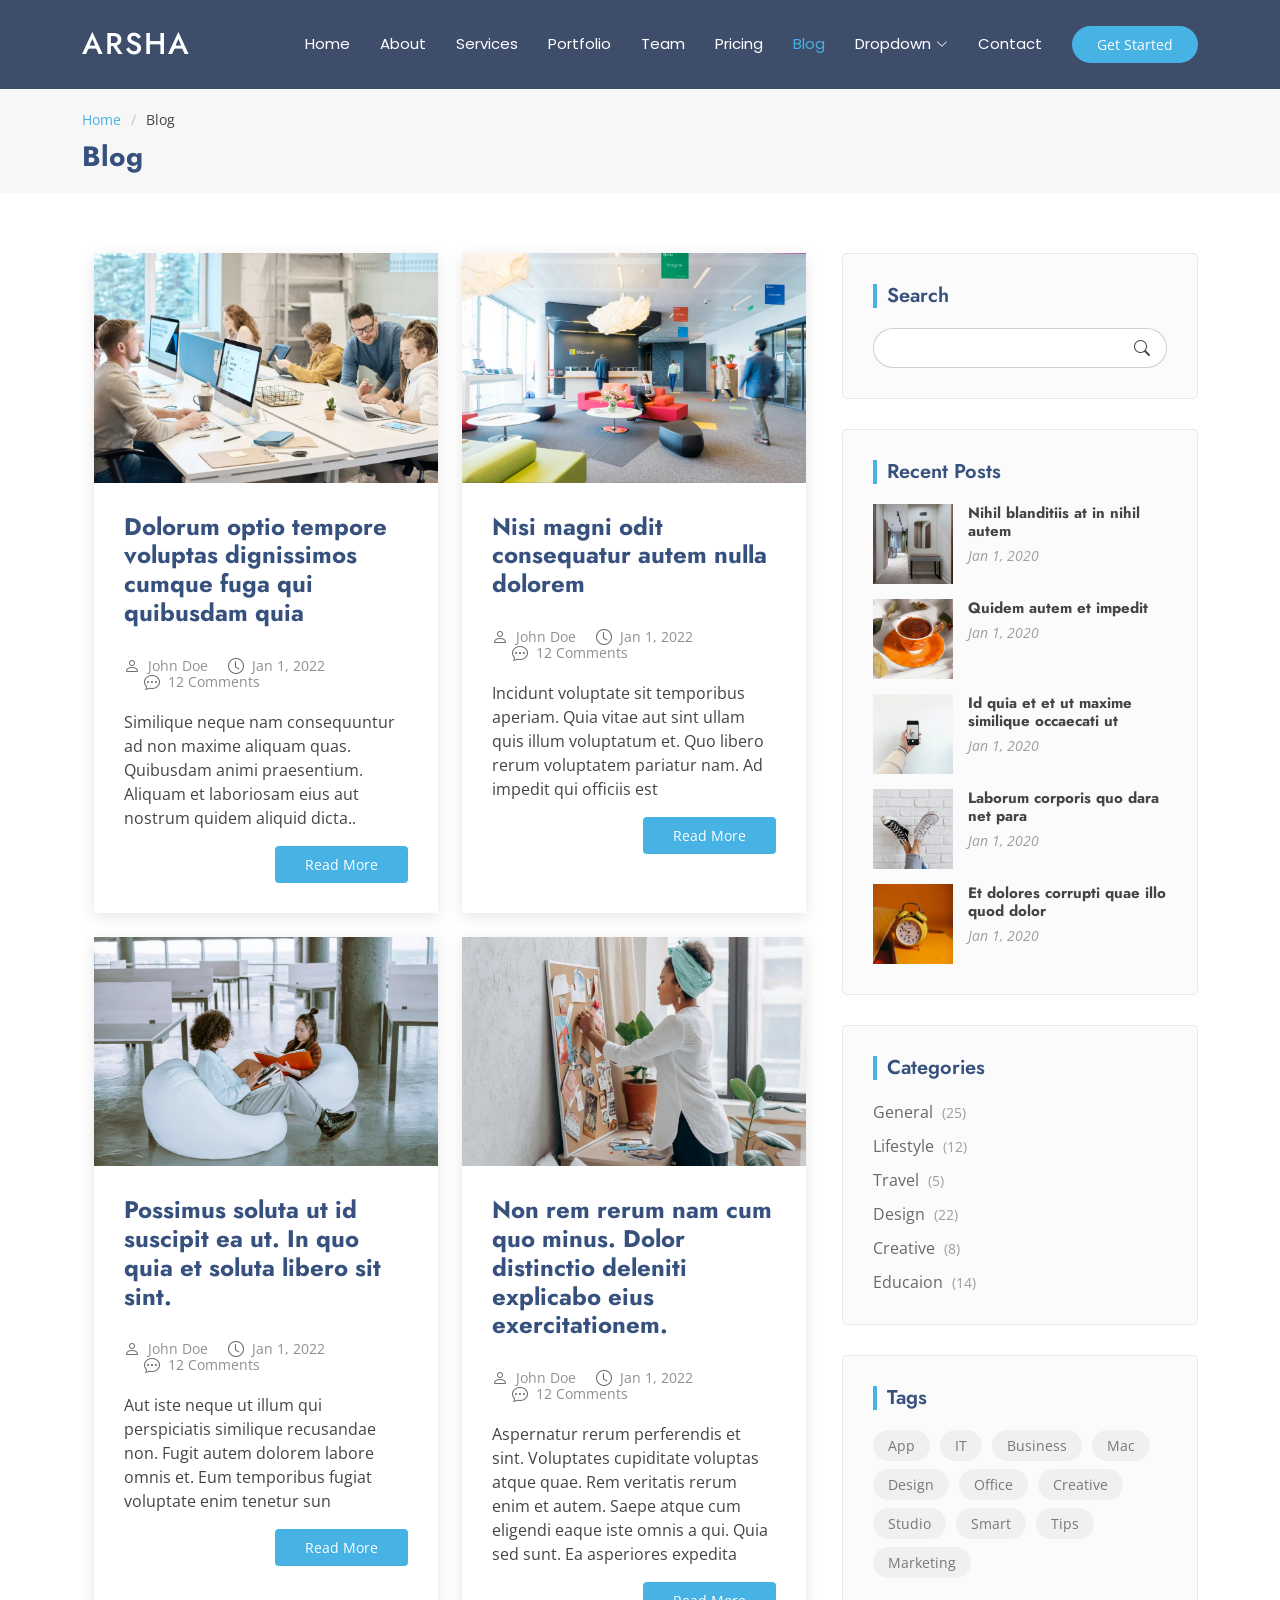
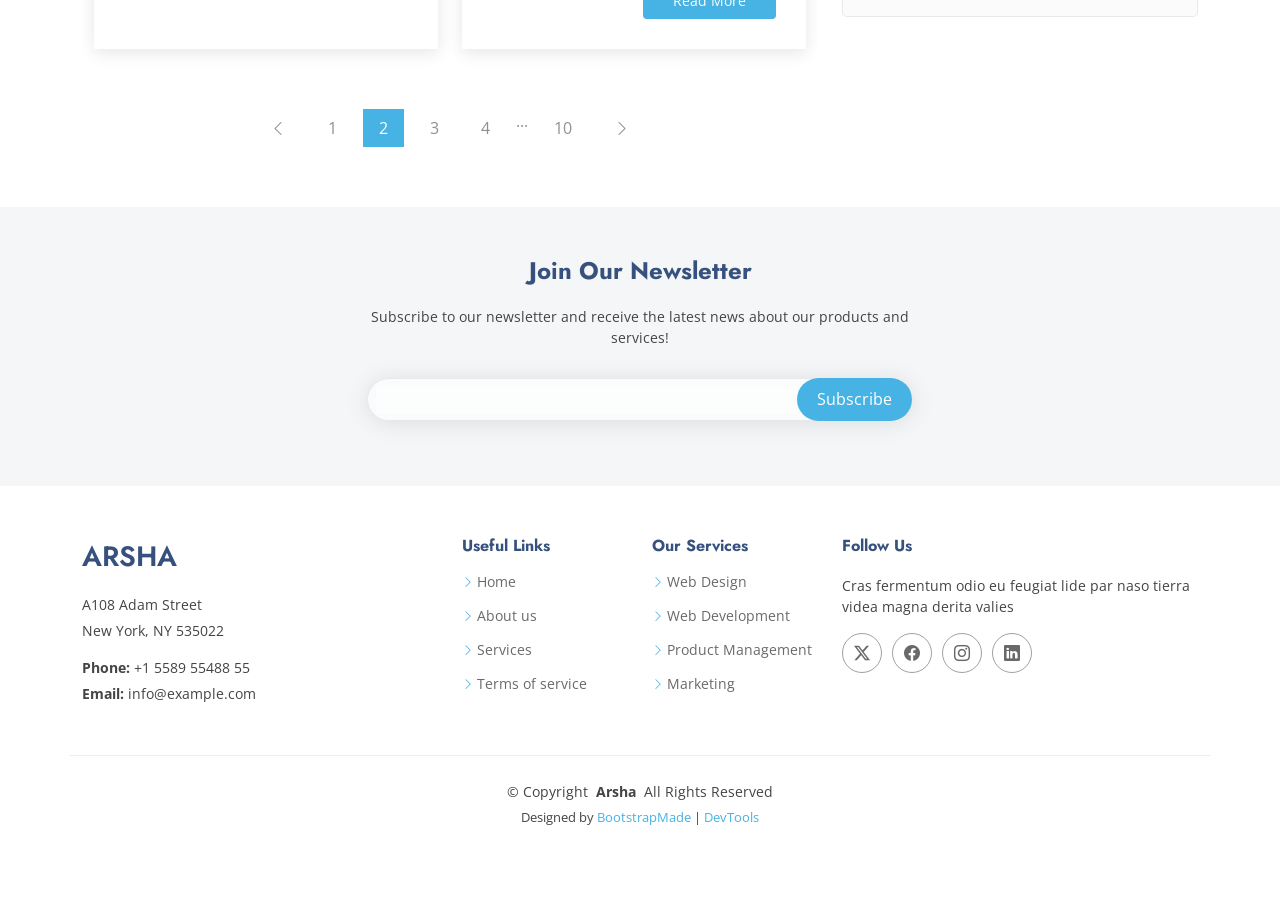
<file: Arsha/blog.html>
<!DOCTYPE html>
<html lang="en">

<head>
  <meta charset="utf-8">
  <meta content="width=device-width, initial-scale=1.0" name="viewport">
  <title>Blog - Arsha Bootstrap Template</title>
  <meta name="description" content="">
  <meta name="keywords" content="">

  <!-- Favicons -->
  <link href="assets/img/favicon.png" rel="icon">
  <link href="assets/img/apple-touch-icon.png" rel="apple-touch-icon">

  <!-- Fonts -->
  <link href="https://fonts.googleapis.com" rel="preconnect">
  <link href="https://fonts.gstatic.com" rel="preconnect" crossorigin>
  <link href="https://fonts.googleapis.com/css2?family=Open+Sans:ital,wght@0,300;0,400;0,500;0,600;0,700;0,800;1,300;1,400;1,500;1,600;1,700;1,800&family=Poppins:ital,wght@0,100;0,200;0,300;0,400;0,500;0,600;0,700;0,800;0,900;1,100;1,200;1,300;1,400;1,500;1,600;1,700;1,800;1,900&family=Jost:ital,wght@0,100;0,200;0,300;0,400;0,500;0,600;0,700;0,800;0,900;1,100;1,200;1,300;1,400;1,500;1,600;1,700;1,800;1,900&display=swap" rel="stylesheet">

  <!-- Vendor CSS Files -->
  <link href="assets/vendor/bootstrap/css/bootstrap.min.css" rel="stylesheet">
  <link href="assets/vendor/bootstrap-icons/bootstrap-icons.css" rel="stylesheet">
  <link href="assets/vendor/aos/aos.css" rel="stylesheet">
  <link href="assets/vendor/glightbox/css/glightbox.min.css" rel="stylesheet">
  <link href="assets/vendor/swiper/swiper-bundle.min.css" rel="stylesheet">

  <!-- Main CSS File -->
  <link href="assets/css/main.css" rel="stylesheet">

  <!-- =======================================================
  * Template Name: Arsha
  * Template URL: https://bootstrapmade.com/arsha-free-bootstrap-html-template-corporate/
  * Updated: Feb 22 2025 with Bootstrap v5.3.3
  * Author: BootstrapMade.com
  * License: https://bootstrapmade.com/license/
  ======================================================== -->
</head>

<body class="blog-page">

  <header id="header" class="header d-flex align-items-center sticky-top">
    <div class="container-fluid container-xl position-relative d-flex align-items-center">

      <a href="index.html" class="logo d-flex align-items-center me-auto">
        <!-- Uncomment the line below if you also wish to use an image logo -->
        <!-- <img src="assets/img/logo.webp" alt=""> -->
        <h1 class="sitename">Arsha</h1>
      </a>

      <nav id="navmenu" class="navmenu">
        <ul>
          <li><a href="#hero">Home</a></li>
          <li><a href="#about">About</a></li>
          <li><a href="#services">Services</a></li>
          <li><a href="#portfolio">Portfolio</a></li>
          <li><a href="#team">Team</a></li>
          <li><a href="#pricing">Pricing</a></li>
          <li><a href="blog.html" class="active">Blog</a></li>
          <li class="dropdown"><a href="#"><span>Dropdown</span> <i class="bi bi-chevron-down toggle-dropdown"></i></a>
            <ul>
              <li><a href="#">Dropdown 1</a></li>
              <li class="dropdown"><a href="#"><span>Deep Dropdown</span> <i class="bi bi-chevron-down toggle-dropdown"></i></a>
                <ul>
                  <li><a href="#">Deep Dropdown 1</a></li>
                  <li><a href="#">Deep Dropdown 2</a></li>
                  <li><a href="#">Deep Dropdown 3</a></li>
                  <li><a href="#">Deep Dropdown 4</a></li>
                  <li><a href="#">Deep Dropdown 5</a></li>
                </ul>
              </li>
              <li><a href="#">Dropdown 2</a></li>
              <li><a href="#">Dropdown 3</a></li>
              <li><a href="#">Dropdown 4</a></li>
            </ul>
          </li>
          <li><a href="#contact">Contact</a></li>
        </ul>
        <i class="mobile-nav-toggle d-xl-none bi bi-list"></i>
      </nav>

      <a class="btn-getstarted" href="#about">Get Started</a>

    </div>
  </header>

  <main class="main">

    <!-- Page Title -->
    <div class="page-title" data-aos="fade">
      <div class="container">
        <nav class="breadcrumbs">
          <ol>
            <li><a href="index.html">Home</a></li>
            <li class="current">Blog</li>
          </ol>
        </nav>
        <h1>Blog</h1>
      </div>
    </div><!-- End Page Title -->

    <div class="container">
      <div class="row">

        <div class="col-lg-8">

          <!-- Blog Posts Section -->
          <section id="blog-posts" class="blog-posts section">

            <div class="container" data-aos="fade-up" data-aos-delay="100">

              <div class="row gy-4">

                <div class="col-lg-6">
                  <article>

                    <div class="post-img">
                      <img src="assets/img/blog/blog-post-1.webp" alt="" class="img-fluid">
                    </div>

                    <h2 class="title">
                      <a href="blog-details.html">Dolorum optio tempore voluptas dignissimos cumque fuga qui quibusdam quia</a>
                    </h2>

                    <div class="meta-top">
                      <ul>
                        <li class="d-flex align-items-center"><i class="bi bi-person"></i> <a href="blog-details.html">John Doe</a></li>
                        <li class="d-flex align-items-center"><i class="bi bi-clock"></i> <a href="blog-details.html"><time datetime="2022-01-01">Jan 1, 2022</time></a></li>
                        <li class="d-flex align-items-center"><i class="bi bi-chat-dots"></i> <a href="blog-details.html">12 Comments</a></li>
                      </ul>
                    </div>

                    <div class="content">
                      <p>
                        Similique neque nam consequuntur ad non maxime aliquam quas. Quibusdam animi praesentium. Aliquam et laboriosam eius aut nostrum quidem aliquid dicta..
                      </p>

                      <div class="read-more">
                        <a href="blog-details.html">Read More</a>
                      </div>
                    </div>

                  </article>
                </div><!-- End post list item -->

                <div class="col-lg-6">

                  <article>

                    <div class="post-img">
                      <img src="assets/img/blog/blog-post-2.webp" alt="" class="img-fluid">
                    </div>

                    <h2 class="title">
                      <a href="blog-details.html">Nisi magni odit consequatur autem nulla dolorem</a>
                    </h2>

                    <div class="meta-top">
                      <ul>
                        <li class="d-flex align-items-center"><i class="bi bi-person"></i> <a href="blog-details.html">John Doe</a></li>
                        <li class="d-flex align-items-center"><i class="bi bi-clock"></i> <a href="blog-details.html"><time datetime="2022-01-01">Jan 1, 2022</time></a></li>
                        <li class="d-flex align-items-center"><i class="bi bi-chat-dots"></i> <a href="blog-details.html">12 Comments</a></li>
                      </ul>
                    </div>

                    <div class="content">
                      <p>
                        Incidunt voluptate sit temporibus aperiam. Quia vitae aut sint ullam quis illum voluptatum et. Quo libero rerum voluptatem pariatur nam.
                        Ad impedit qui officiis est</p>
                      <div class="read-more">
                        <a href="blog-details.html">Read More</a>
                      </div>
                    </div>

                  </article>

                </div><!-- End post list item -->

                <div class="col-lg-6">

                  <article>

                    <div class="post-img">
                      <img src="assets/img/blog/blog-post-3.webp" alt="" class="img-fluid">
                    </div>

                    <h2 class="title">
                      <a href="blog-details.html">Possimus soluta ut id suscipit ea ut. In quo quia et soluta libero sit sint.</a>
                    </h2>

                    <div class="meta-top">
                      <ul>
                        <li class="d-flex align-items-center"><i class="bi bi-person"></i> <a href="blog-details.html">John Doe</a></li>
                        <li class="d-flex align-items-center"><i class="bi bi-clock"></i> <a href="blog-details.html"><time datetime="2022-01-01">Jan 1, 2022</time></a></li>
                        <li class="d-flex align-items-center"><i class="bi bi-chat-dots"></i> <a href="blog-details.html">12 Comments</a></li>
                      </ul>
                    </div>

                    <div class="content">
                      <p>
                        Aut iste neque ut illum qui perspiciatis similique recusandae non. Fugit autem dolorem labore omnis et. Eum temporibus fugiat voluptate enim tenetur sun</p>
                      <div class="read-more">
                        <a href="blog-details.html">Read More</a>
                      </div>
                    </div>

                  </article>

                </div><!-- End post list item -->

                <div class="col-lg-6">

                  <article>

                    <div class="post-img">
                      <img src="assets/img/blog/blog-post-4.webp" alt="" class="img-fluid">
                    </div>

                    <h2 class="title">
                      <a href="blog-details.html">Non rem rerum nam cum quo minus. Dolor distinctio deleniti explicabo eius exercitationem.</a>
                    </h2>

                    <div class="meta-top">
                      <ul>
                        <li class="d-flex align-items-center"><i class="bi bi-person"></i> <a href="blog-details.html">John Doe</a></li>
                        <li class="d-flex align-items-center"><i class="bi bi-clock"></i> <a href="blog-details.html"><time datetime="2022-01-01">Jan 1, 2022</time></a></li>
                        <li class="d-flex align-items-center"><i class="bi bi-chat-dots"></i> <a href="blog-details.html">12 Comments</a></li>
                      </ul>
                    </div>

                    <div class="content">
                      <p>
                        Aspernatur rerum perferendis et sint. Voluptates cupiditate voluptas atque quae. Rem veritatis rerum enim et autem. Saepe atque cum eligendi eaque iste omnis a qui.
                        Quia sed sunt. Ea asperiores expedita <br></p>
                      <div class="read-more">
                        <a href="blog-details.html">Read More</a>
                      </div>
                    </div>

                  </article>

                </div><!-- End post list item -->

              </div><!-- End blog posts list -->

            </div>

          </section><!-- /Blog Posts Section -->

          <!-- Pagination 2 Section -->
          <section id="pagination-2" class="pagination-2 section">

            <div class="container">
              <div class="d-flex justify-content-center">
                <ul>
                  <li><a href="#"><i class="bi bi-chevron-left"></i></a></li>
                  <li><a href="#">1</a></li>
                  <li><a href="#" class="active">2</a></li>
                  <li><a href="#">3</a></li>
                  <li><a href="#">4</a></li>
                  <li>...</li>
                  <li><a href="#">10</a></li>
                  <li><a href="#"><i class="bi bi-chevron-right"></i></a></li>
                </ul>
              </div>
            </div>

          </section><!-- /Pagination 2 Section -->

        </div>

        <div class="col-lg-4 sidebar">

          <div class="widgets-container" data-aos="fade-up" data-aos-delay="200">

            <!-- Search Widget -->
            <div class="search-widget widget-item">

              <h3 class="widget-title">Search</h3>
              <form action="">
                <input type="text">
                <button type="submit" title="Search"><i class="bi bi-search"></i></button>
              </form>

            </div><!--/Search Widget -->

            <!-- Recent Posts Widget -->
            <div class="recent-posts-widget widget-item">

              <h3 class="widget-title">Recent Posts</h3>

              <div class="post-item">
                <img src="assets/img/blog/blog-post-square-1.webp" alt="" class="flex-shrink-0">
                <div>
                  <h4><a href="blog-details.html">Nihil blanditiis at in nihil autem</a></h4>
                  <time datetime="2020-01-01">Jan 1, 2020</time>
                </div>
              </div><!-- End recent post item-->

              <div class="post-item">
                <img src="assets/img/blog/blog-post-square-2.webp" alt="" class="flex-shrink-0">
                <div>
                  <h4><a href="blog-details.html">Quidem autem et impedit</a></h4>
                  <time datetime="2020-01-01">Jan 1, 2020</time>
                </div>
              </div><!-- End recent post item-->

              <div class="post-item">
                <img src="assets/img/blog/blog-post-square-3.webp" alt="" class="flex-shrink-0">
                <div>
                  <h4><a href="blog-details.html">Id quia et et ut maxime similique occaecati ut</a></h4>
                  <time datetime="2020-01-01">Jan 1, 2020</time>
                </div>
              </div><!-- End recent post item-->

              <div class="post-item">
                <img src="assets/img/blog/blog-post-square-4.webp" alt="" class="flex-shrink-0">
                <div>
                  <h4><a href="blog-details.html">Laborum corporis quo dara net para</a></h4>
                  <time datetime="2020-01-01">Jan 1, 2020</time>
                </div>
              </div><!-- End recent post item-->

              <div class="post-item">
                <img src="assets/img/blog/blog-post-square-5.webp" alt="" class="flex-shrink-0">
                <div>
                  <h4><a href="blog-details.html">Et dolores corrupti quae illo quod dolor</a></h4>
                  <time datetime="2020-01-01">Jan 1, 2020</time>
                </div>
              </div><!-- End recent post item-->

            </div><!--/Recent Posts Widget -->

            <!-- Categories Widget -->
            <div class="categories-widget widget-item">

              <h3 class="widget-title">Categories</h3>
              <ul class="mt-3">
                <li><a href="#">General <span>(25)</span></a></li>
                <li><a href="#">Lifestyle <span>(12)</span></a></li>
                <li><a href="#">Travel <span>(5)</span></a></li>
                <li><a href="#">Design <span>(22)</span></a></li>
                <li><a href="#">Creative <span>(8)</span></a></li>
                <li><a href="#">Educaion <span>(14)</span></a></li>
              </ul>

            </div><!--/Categories Widget -->

            <!-- Tags Widget -->
            <div class="tags-widget widget-item">

              <h3 class="widget-title">Tags</h3>
              <ul>
                <li><a href="#">App</a></li>
                <li><a href="#">IT</a></li>
                <li><a href="#">Business</a></li>
                <li><a href="#">Mac</a></li>
                <li><a href="#">Design</a></li>
                <li><a href="#">Office</a></li>
                <li><a href="#">Creative</a></li>
                <li><a href="#">Studio</a></li>
                <li><a href="#">Smart</a></li>
                <li><a href="#">Tips</a></li>
                <li><a href="#">Marketing</a></li>
              </ul>

            </div><!--/Tags Widget -->

          </div>

        </div>

      </div>
    </div>

  </main>

  <footer id="footer" class="footer">

    <div class="footer-newsletter">
      <div class="container">
        <div class="row justify-content-center text-center">
          <div class="col-lg-6">
            <h4>Join Our Newsletter</h4>
            <p>Subscribe to our newsletter and receive the latest news about our products and services!</p>
            <form action="forms/newsletter.php" method="post" class="php-email-form">
              <div class="newsletter-form"><input type="email" name="email"><input type="submit" value="Subscribe"></div>
              <div class="loading">Loading</div>
              <div class="error-message"></div>
              <div class="sent-message">Your subscription request has been sent. Thank you!</div>
            </form>
          </div>
        </div>
      </div>
    </div>

    <div class="container footer-top">
      <div class="row gy-4">
        <div class="col-lg-4 col-md-6 footer-about">
          <a href="index.html" class="d-flex align-items-center">
            <span class="sitename">Arsha</span>
          </a>
          <div class="footer-contact pt-3">
            <p>A108 Adam Street</p>
            <p>New York, NY 535022</p>
            <p class="mt-3"><strong>Phone:</strong> <span>+1 5589 55488 55</span></p>
            <p><strong>Email:</strong> <span>info@example.com</span></p>
          </div>
        </div>

        <div class="col-lg-2 col-md-3 footer-links">
          <h4>Useful Links</h4>
          <ul>
            <li><i class="bi bi-chevron-right"></i> <a href="#">Home</a></li>
            <li><i class="bi bi-chevron-right"></i> <a href="#">About us</a></li>
            <li><i class="bi bi-chevron-right"></i> <a href="#">Services</a></li>
            <li><i class="bi bi-chevron-right"></i> <a href="#">Terms of service</a></li>
          </ul>
        </div>

        <div class="col-lg-2 col-md-3 footer-links">
          <h4>Our Services</h4>
          <ul>
            <li><i class="bi bi-chevron-right"></i> <a href="#">Web Design</a></li>
            <li><i class="bi bi-chevron-right"></i> <a href="#">Web Development</a></li>
            <li><i class="bi bi-chevron-right"></i> <a href="#">Product Management</a></li>
            <li><i class="bi bi-chevron-right"></i> <a href="#">Marketing</a></li>
          </ul>
        </div>

        <div class="col-lg-4 col-md-12">
          <h4>Follow Us</h4>
          <p>Cras fermentum odio eu feugiat lide par naso tierra videa magna derita valies</p>
          <div class="social-links d-flex">
            <a href=""><i class="bi bi-twitter-x"></i></a>
            <a href=""><i class="bi bi-facebook"></i></a>
            <a href=""><i class="bi bi-instagram"></i></a>
            <a href=""><i class="bi bi-linkedin"></i></a>
          </div>
        </div>

      </div>
    </div>

    <div class="container copyright text-center mt-4">
      <p>© <span>Copyright</span> <strong class="px-1 sitename">Arsha</strong> <span>All Rights Reserved</span></p>
      <div class="credits">
        <!-- All the links in the footer should remain intact. -->
        <!-- You can delete the links only if you've purchased the pro version. -->
        <!-- Licensing information: https://bootstrapmade.com/license/ -->
        <!-- Purchase the pro version with working PHP/AJAX contact form: [buy-url] -->
        Designed by <a href="https://bootstrapmade.com/">BootstrapMade</a> | <a href="https://bootstrapmade.com/tools/">DevTools</a>
      </div>
    </div>

  </footer>

  <!-- Scroll Top -->
  <a href="#" id="scroll-top" class="scroll-top d-flex align-items-center justify-content-center"><i class="bi bi-arrow-up-short"></i></a>

  <!-- Preloader -->
  <div id="preloader"></div>

  <!-- Vendor JS Files -->
  <script src="assets/vendor/bootstrap/js/bootstrap.bundle.min.js"></script>
  <script src="assets/vendor/php-email-form/validate.js"></script>
  <script src="assets/vendor/aos/aos.js"></script>
  <script src="assets/vendor/glightbox/js/glightbox.min.js"></script>
  <script src="assets/vendor/swiper/swiper-bundle.min.js"></script>
  <script src="assets/vendor/waypoints/noframework.waypoints.js"></script>
  <script src="assets/vendor/imagesloaded/imagesloaded.pkgd.min.js"></script>
  <script src="assets/vendor/isotope-layout/isotope.pkgd.min.js"></script>

  <!-- Main JS File -->
  <script src="assets/js/main.js"></script>

</body>

</html>
</file>
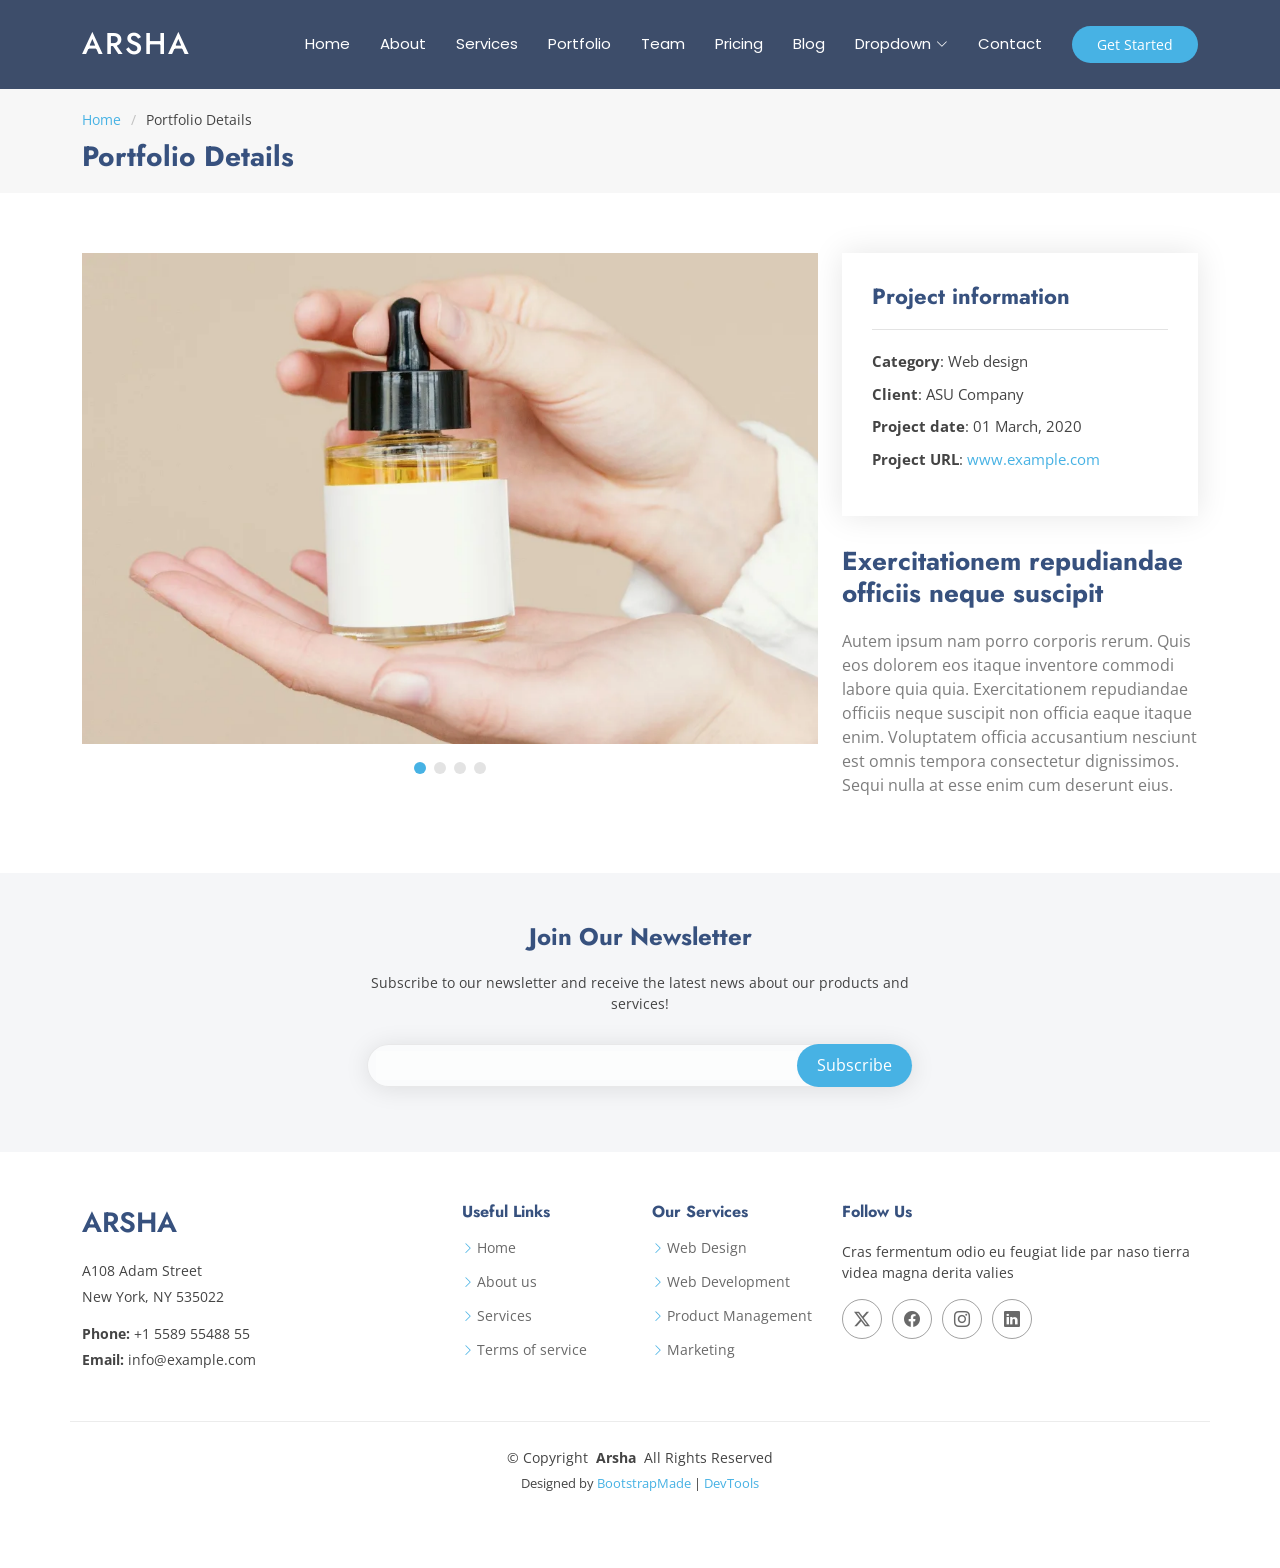
<file: Arsha/portfolio-details.html>
<!DOCTYPE html>
<html lang="en">

<head>
  <meta charset="utf-8">
  <meta content="width=device-width, initial-scale=1.0" name="viewport">
  <title>Portfolio Details - Arsha Bootstrap Template</title>
  <meta name="description" content="">
  <meta name="keywords" content="">

  <!-- Favicons -->
  <link href="assets/img/favicon.png" rel="icon">
  <link href="assets/img/apple-touch-icon.png" rel="apple-touch-icon">

  <!-- Fonts -->
  <link href="https://fonts.googleapis.com" rel="preconnect">
  <link href="https://fonts.gstatic.com" rel="preconnect" crossorigin>
  <link href="https://fonts.googleapis.com/css2?family=Open+Sans:ital,wght@0,300;0,400;0,500;0,600;0,700;0,800;1,300;1,400;1,500;1,600;1,700;1,800&family=Poppins:ital,wght@0,100;0,200;0,300;0,400;0,500;0,600;0,700;0,800;0,900;1,100;1,200;1,300;1,400;1,500;1,600;1,700;1,800;1,900&family=Jost:ital,wght@0,100;0,200;0,300;0,400;0,500;0,600;0,700;0,800;0,900;1,100;1,200;1,300;1,400;1,500;1,600;1,700;1,800;1,900&display=swap" rel="stylesheet">

  <!-- Vendor CSS Files -->
  <link href="assets/vendor/bootstrap/css/bootstrap.min.css" rel="stylesheet">
  <link href="assets/vendor/bootstrap-icons/bootstrap-icons.css" rel="stylesheet">
  <link href="assets/vendor/aos/aos.css" rel="stylesheet">
  <link href="assets/vendor/glightbox/css/glightbox.min.css" rel="stylesheet">
  <link href="assets/vendor/swiper/swiper-bundle.min.css" rel="stylesheet">

  <!-- Main CSS File -->
  <link href="assets/css/main.css" rel="stylesheet">

  <!-- =======================================================
  * Template Name: Arsha
  * Template URL: https://bootstrapmade.com/arsha-free-bootstrap-html-template-corporate/
  * Updated: Feb 22 2025 with Bootstrap v5.3.3
  * Author: BootstrapMade.com
  * License: https://bootstrapmade.com/license/
  ======================================================== -->
</head>

<body class="portfolio-details-page">

  <header id="header" class="header d-flex align-items-center sticky-top">
    <div class="container-fluid container-xl position-relative d-flex align-items-center">

      <a href="index.html" class="logo d-flex align-items-center me-auto">
        <!-- Uncomment the line below if you also wish to use an image logo -->
        <!-- <img src="assets/img/logo.webp" alt=""> -->
        <h1 class="sitename">Arsha</h1>
      </a>

      <nav id="navmenu" class="navmenu">
        <ul>
          <li><a href="#hero">Home</a></li>
          <li><a href="#about">About</a></li>
          <li><a href="#services">Services</a></li>
          <li><a href="#portfolio">Portfolio</a></li>
          <li><a href="#team">Team</a></li>
          <li><a href="#pricing">Pricing</a></li>
          <li><a href="blog.html">Blog</a></li>
          <li class="dropdown"><a href="#"><span>Dropdown</span> <i class="bi bi-chevron-down toggle-dropdown"></i></a>
            <ul>
              <li><a href="#">Dropdown 1</a></li>
              <li class="dropdown"><a href="#"><span>Deep Dropdown</span> <i class="bi bi-chevron-down toggle-dropdown"></i></a>
                <ul>
                  <li><a href="#">Deep Dropdown 1</a></li>
                  <li><a href="#">Deep Dropdown 2</a></li>
                  <li><a href="#">Deep Dropdown 3</a></li>
                  <li><a href="#">Deep Dropdown 4</a></li>
                  <li><a href="#">Deep Dropdown 5</a></li>
                </ul>
              </li>
              <li><a href="#">Dropdown 2</a></li>
              <li><a href="#">Dropdown 3</a></li>
              <li><a href="#">Dropdown 4</a></li>
            </ul>
          </li>
          <li><a href="#contact">Contact</a></li>
        </ul>
        <i class="mobile-nav-toggle d-xl-none bi bi-list"></i>
      </nav>

      <a class="btn-getstarted" href="#about">Get Started</a>

    </div>
  </header>

  <main class="main">

    <!-- Page Title -->
    <div class="page-title" data-aos="fade">
      <div class="container">
        <nav class="breadcrumbs">
          <ol>
            <li><a href="index.html">Home</a></li>
            <li class="current">Portfolio Details</li>
          </ol>
        </nav>
        <h1>Portfolio Details</h1>
      </div>
    </div><!-- End Page Title -->

    <!-- Portfolio Details Section -->
    <section id="portfolio-details" class="portfolio-details section">

      <div class="container" data-aos="fade-up" data-aos-delay="100">

        <div class="row gy-4">

          <div class="col-lg-8">
            <div class="portfolio-details-slider swiper init-swiper">

              <script type="application/json" class="swiper-config">
                {
                  "loop": true,
                  "speed": 600,
                  "autoplay": {
                    "delay": 5000
                  },
                  "slidesPerView": "auto",
                  "pagination": {
                    "el": ".swiper-pagination",
                    "type": "bullets",
                    "clickable": true
                  }
                }
              </script>

              <div class="swiper-wrapper align-items-center">

                <div class="swiper-slide">
                  <img src="assets/img/portfolio/portfolio-1.webp" alt="">
                </div>

                <div class="swiper-slide">
                  <img src="assets/img/portfolio/portfolio-10.webp" alt="">
                </div>

                <div class="swiper-slide">
                  <img src="assets/img/portfolio/portfolio-7.webp" alt="">
                </div>

                <div class="swiper-slide">
                  <img src="assets/img/portfolio/portfolio-4.webp" alt="">
                </div>

              </div>
              <div class="swiper-pagination"></div>
            </div>
          </div>

          <div class="col-lg-4">
            <div class="portfolio-info" data-aos="fade-up" data-aos-delay="200">
              <h3>Project information</h3>
              <ul>
                <li><strong>Category</strong>: Web design</li>
                <li><strong>Client</strong>: ASU Company</li>
                <li><strong>Project date</strong>: 01 March, 2020</li>
                <li><strong>Project URL</strong>: <a href="#">www.example.com</a></li>
              </ul>
            </div>
            <div class="portfolio-description" data-aos="fade-up" data-aos-delay="300">
              <h2>Exercitationem repudiandae officiis neque suscipit</h2>
              <p>
                Autem ipsum nam porro corporis rerum. Quis eos dolorem eos itaque inventore commodi labore quia quia. Exercitationem repudiandae officiis neque suscipit non officia eaque itaque enim. Voluptatem officia accusantium nesciunt est omnis tempora consectetur dignissimos. Sequi nulla at esse enim cum deserunt eius.
              </p>
            </div>
          </div>

        </div>

      </div>

    </section><!-- /Portfolio Details Section -->

  </main>

  <footer id="footer" class="footer">

    <div class="footer-newsletter">
      <div class="container">
        <div class="row justify-content-center text-center">
          <div class="col-lg-6">
            <h4>Join Our Newsletter</h4>
            <p>Subscribe to our newsletter and receive the latest news about our products and services!</p>
            <form action="forms/newsletter.php" method="post" class="php-email-form">
              <div class="newsletter-form"><input type="email" name="email"><input type="submit" value="Subscribe"></div>
              <div class="loading">Loading</div>
              <div class="error-message"></div>
              <div class="sent-message">Your subscription request has been sent. Thank you!</div>
            </form>
          </div>
        </div>
      </div>
    </div>

    <div class="container footer-top">
      <div class="row gy-4">
        <div class="col-lg-4 col-md-6 footer-about">
          <a href="index.html" class="d-flex align-items-center">
            <span class="sitename">Arsha</span>
          </a>
          <div class="footer-contact pt-3">
            <p>A108 Adam Street</p>
            <p>New York, NY 535022</p>
            <p class="mt-3"><strong>Phone:</strong> <span>+1 5589 55488 55</span></p>
            <p><strong>Email:</strong> <span>info@example.com</span></p>
          </div>
        </div>

        <div class="col-lg-2 col-md-3 footer-links">
          <h4>Useful Links</h4>
          <ul>
            <li><i class="bi bi-chevron-right"></i> <a href="#">Home</a></li>
            <li><i class="bi bi-chevron-right"></i> <a href="#">About us</a></li>
            <li><i class="bi bi-chevron-right"></i> <a href="#">Services</a></li>
            <li><i class="bi bi-chevron-right"></i> <a href="#">Terms of service</a></li>
          </ul>
        </div>

        <div class="col-lg-2 col-md-3 footer-links">
          <h4>Our Services</h4>
          <ul>
            <li><i class="bi bi-chevron-right"></i> <a href="#">Web Design</a></li>
            <li><i class="bi bi-chevron-right"></i> <a href="#">Web Development</a></li>
            <li><i class="bi bi-chevron-right"></i> <a href="#">Product Management</a></li>
            <li><i class="bi bi-chevron-right"></i> <a href="#">Marketing</a></li>
          </ul>
        </div>

        <div class="col-lg-4 col-md-12">
          <h4>Follow Us</h4>
          <p>Cras fermentum odio eu feugiat lide par naso tierra videa magna derita valies</p>
          <div class="social-links d-flex">
            <a href=""><i class="bi bi-twitter-x"></i></a>
            <a href=""><i class="bi bi-facebook"></i></a>
            <a href=""><i class="bi bi-instagram"></i></a>
            <a href=""><i class="bi bi-linkedin"></i></a>
          </div>
        </div>

      </div>
    </div>

    <div class="container copyright text-center mt-4">
      <p>© <span>Copyright</span> <strong class="px-1 sitename">Arsha</strong> <span>All Rights Reserved</span></p>
      <div class="credits">
        <!-- All the links in the footer should remain intact. -->
        <!-- You can delete the links only if you've purchased the pro version. -->
        <!-- Licensing information: https://bootstrapmade.com/license/ -->
        <!-- Purchase the pro version with working PHP/AJAX contact form: [buy-url] -->
        Designed by <a href="https://bootstrapmade.com/">BootstrapMade</a> | <a href="https://bootstrapmade.com/tools/">DevTools</a>
      </div>
    </div>

  </footer>

  <!-- Scroll Top -->
  <a href="#" id="scroll-top" class="scroll-top d-flex align-items-center justify-content-center"><i class="bi bi-arrow-up-short"></i></a>

  <!-- Preloader -->
  <div id="preloader"></div>

  <!-- Vendor JS Files -->
  <script src="assets/vendor/bootstrap/js/bootstrap.bundle.min.js"></script>
  <script src="assets/vendor/php-email-form/validate.js"></script>
  <script src="assets/vendor/aos/aos.js"></script>
  <script src="assets/vendor/glightbox/js/glightbox.min.js"></script>
  <script src="assets/vendor/swiper/swiper-bundle.min.js"></script>
  <script src="assets/vendor/waypoints/noframework.waypoints.js"></script>
  <script src="assets/vendor/imagesloaded/imagesloaded.pkgd.min.js"></script>
  <script src="assets/vendor/isotope-layout/isotope.pkgd.min.js"></script>

  <!-- Main JS File -->
  <script src="assets/js/main.js"></script>

</body>

</html>
</file>
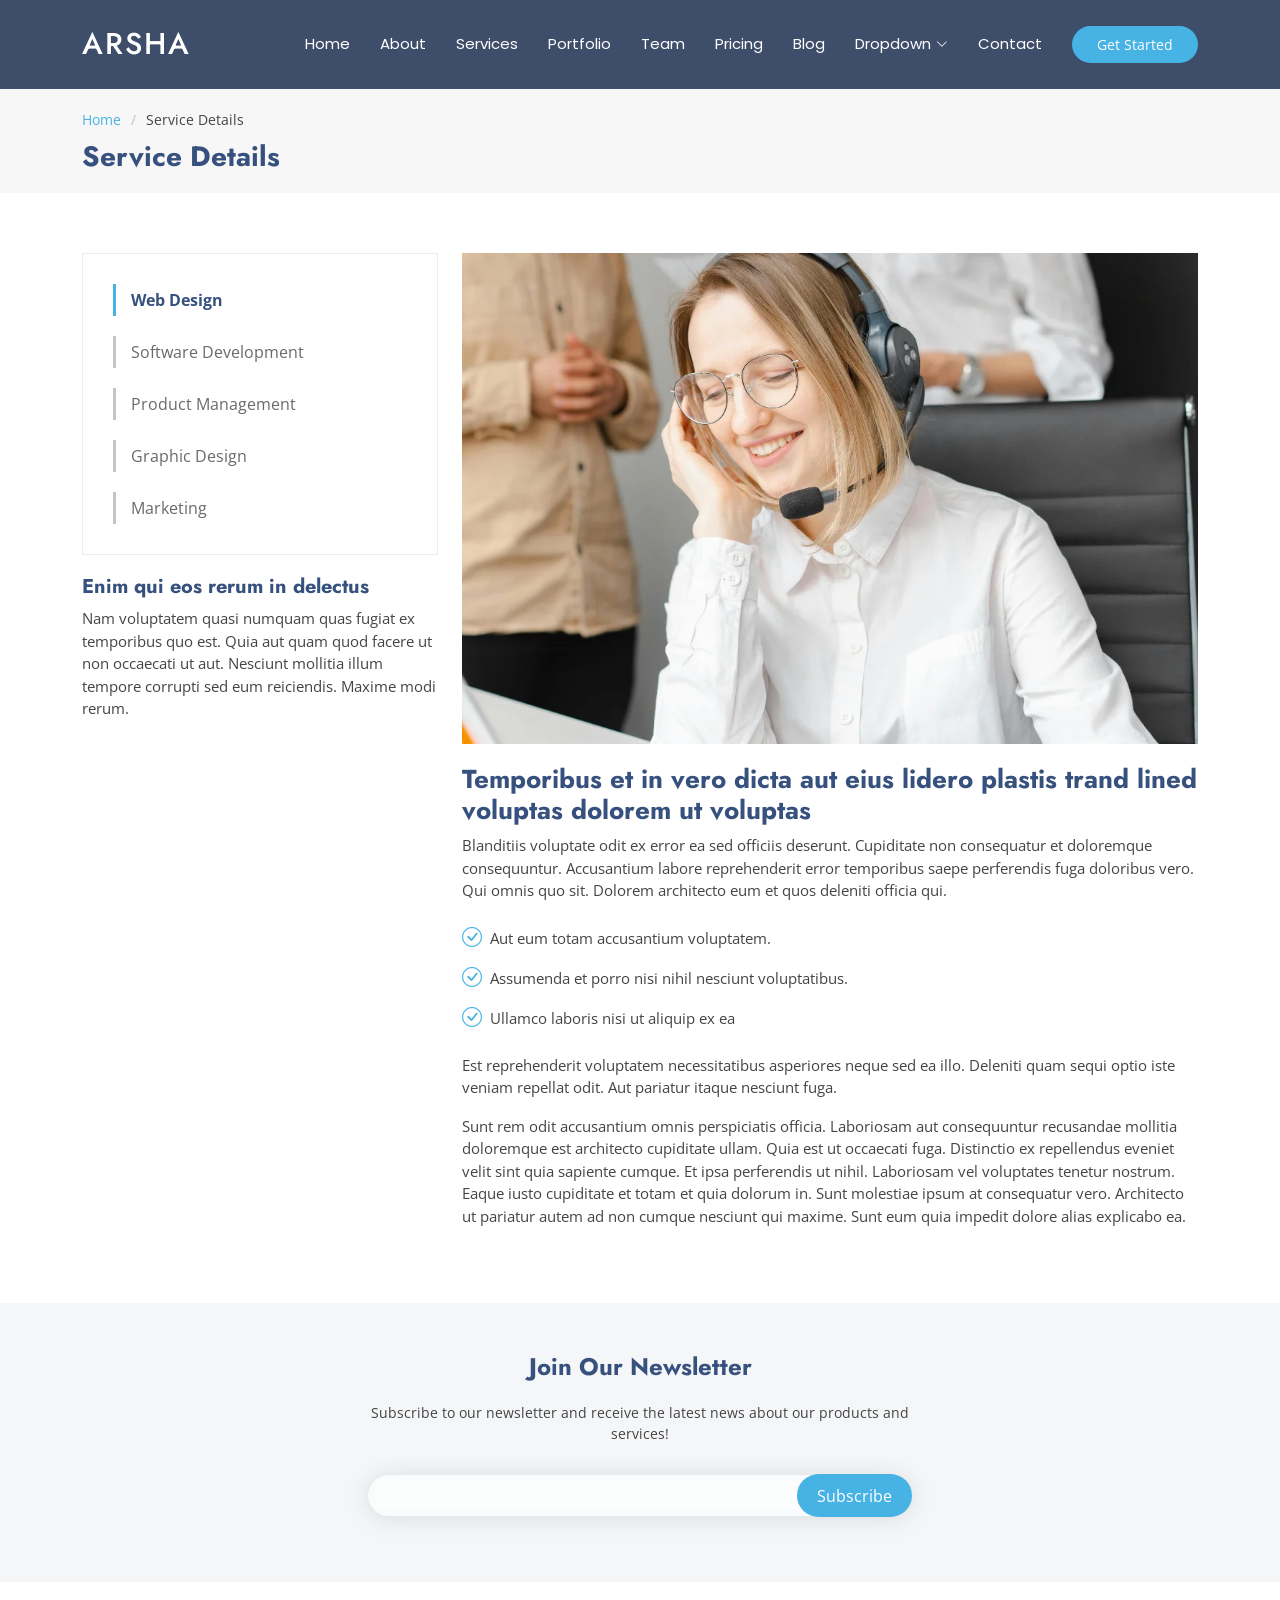
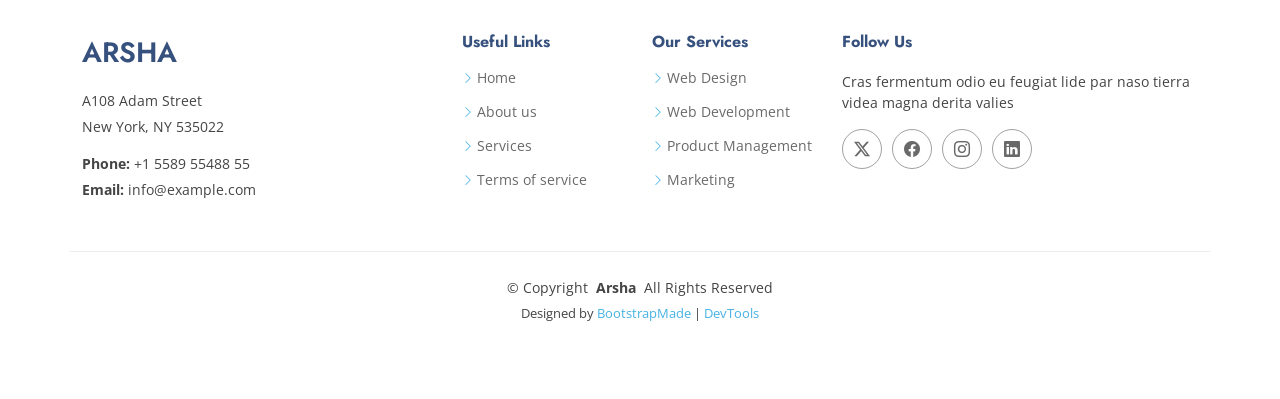
<file: Arsha/service-details.html>
<!DOCTYPE html>
<html lang="en">

<head>
  <meta charset="utf-8">
  <meta content="width=device-width, initial-scale=1.0" name="viewport">
  <title>Service Details - Arsha Bootstrap Template</title>
  <meta name="description" content="">
  <meta name="keywords" content="">

  <!-- Favicons -->
  <link href="assets/img/favicon.png" rel="icon">
  <link href="assets/img/apple-touch-icon.png" rel="apple-touch-icon">

  <!-- Fonts -->
  <link href="https://fonts.googleapis.com" rel="preconnect">
  <link href="https://fonts.gstatic.com" rel="preconnect" crossorigin>
  <link href="https://fonts.googleapis.com/css2?family=Open+Sans:ital,wght@0,300;0,400;0,500;0,600;0,700;0,800;1,300;1,400;1,500;1,600;1,700;1,800&family=Poppins:ital,wght@0,100;0,200;0,300;0,400;0,500;0,600;0,700;0,800;0,900;1,100;1,200;1,300;1,400;1,500;1,600;1,700;1,800;1,900&family=Jost:ital,wght@0,100;0,200;0,300;0,400;0,500;0,600;0,700;0,800;0,900;1,100;1,200;1,300;1,400;1,500;1,600;1,700;1,800;1,900&display=swap" rel="stylesheet">

  <!-- Vendor CSS Files -->
  <link href="assets/vendor/bootstrap/css/bootstrap.min.css" rel="stylesheet">
  <link href="assets/vendor/bootstrap-icons/bootstrap-icons.css" rel="stylesheet">
  <link href="assets/vendor/aos/aos.css" rel="stylesheet">
  <link href="assets/vendor/glightbox/css/glightbox.min.css" rel="stylesheet">
  <link href="assets/vendor/swiper/swiper-bundle.min.css" rel="stylesheet">

  <!-- Main CSS File -->
  <link href="assets/css/main.css" rel="stylesheet">

  <!-- =======================================================
  * Template Name: Arsha
  * Template URL: https://bootstrapmade.com/arsha-free-bootstrap-html-template-corporate/
  * Updated: Feb 22 2025 with Bootstrap v5.3.3
  * Author: BootstrapMade.com
  * License: https://bootstrapmade.com/license/
  ======================================================== -->
</head>

<body class="service-details-page">

  <header id="header" class="header d-flex align-items-center sticky-top">
    <div class="container-fluid container-xl position-relative d-flex align-items-center">

      <a href="index.html" class="logo d-flex align-items-center me-auto">
        <!-- Uncomment the line below if you also wish to use an image logo -->
        <!-- <img src="assets/img/logo.webp" alt=""> -->
        <h1 class="sitename">Arsha</h1>
      </a>

      <nav id="navmenu" class="navmenu">
        <ul>
          <li><a href="#hero">Home</a></li>
          <li><a href="#about">About</a></li>
          <li><a href="#services">Services</a></li>
          <li><a href="#portfolio">Portfolio</a></li>
          <li><a href="#team">Team</a></li>
          <li><a href="#pricing">Pricing</a></li>
          <li><a href="blog.html">Blog</a></li>
          <li class="dropdown"><a href="#"><span>Dropdown</span> <i class="bi bi-chevron-down toggle-dropdown"></i></a>
            <ul>
              <li><a href="#">Dropdown 1</a></li>
              <li class="dropdown"><a href="#"><span>Deep Dropdown</span> <i class="bi bi-chevron-down toggle-dropdown"></i></a>
                <ul>
                  <li><a href="#">Deep Dropdown 1</a></li>
                  <li><a href="#">Deep Dropdown 2</a></li>
                  <li><a href="#">Deep Dropdown 3</a></li>
                  <li><a href="#">Deep Dropdown 4</a></li>
                  <li><a href="#">Deep Dropdown 5</a></li>
                </ul>
              </li>
              <li><a href="#">Dropdown 2</a></li>
              <li><a href="#">Dropdown 3</a></li>
              <li><a href="#">Dropdown 4</a></li>
            </ul>
          </li>
          <li><a href="#contact">Contact</a></li>
        </ul>
        <i class="mobile-nav-toggle d-xl-none bi bi-list"></i>
      </nav>

      <a class="btn-getstarted" href="#about">Get Started</a>

    </div>
  </header>

  <main class="main">

    <!-- Page Title -->
    <div class="page-title" data-aos="fade">
      <div class="container">
        <nav class="breadcrumbs">
          <ol>
            <li><a href="index.html">Home</a></li>
            <li class="current">Service Details</li>
          </ol>
        </nav>
        <h1>Service Details</h1>
      </div>
    </div><!-- End Page Title -->

    <!-- Service Details Section -->
    <section id="service-details" class="service-details section">

      <div class="container">

        <div class="row gy-4">

          <div class="col-lg-4" data-aos="fade-up" data-aos-delay="100">
            <div class="services-list">
              <a href="#" class="active">Web Design</a>
              <a href="#">Software Development</a>
              <a href="#">Product Management</a>
              <a href="#">Graphic Design</a>
              <a href="#">Marketing</a>
            </div>

            <h4>Enim qui eos rerum in delectus</h4>
            <p>Nam voluptatem quasi numquam quas fugiat ex temporibus quo est. Quia aut quam quod facere ut non occaecati ut aut. Nesciunt mollitia illum tempore corrupti sed eum reiciendis. Maxime modi rerum.</p>
          </div>

          <div class="col-lg-8" data-aos="fade-up" data-aos-delay="200">
            <img src="assets/img/services/services-4.webp" alt="" class="img-fluid services-img">
            <h3>Temporibus et in vero dicta aut eius lidero plastis trand lined voluptas dolorem ut voluptas</h3>
            <p>
              Blanditiis voluptate odit ex error ea sed officiis deserunt. Cupiditate non consequatur et doloremque consequuntur. Accusantium labore reprehenderit error temporibus saepe perferendis fuga doloribus vero. Qui omnis quo sit. Dolorem architecto eum et quos deleniti officia qui.
            </p>
            <ul>
              <li><i class="bi bi-check-circle"></i> <span>Aut eum totam accusantium voluptatem.</span></li>
              <li><i class="bi bi-check-circle"></i> <span>Assumenda et porro nisi nihil nesciunt voluptatibus.</span></li>
              <li><i class="bi bi-check-circle"></i> <span>Ullamco laboris nisi ut aliquip ex ea</span></li>
            </ul>
            <p>
              Est reprehenderit voluptatem necessitatibus asperiores neque sed ea illo. Deleniti quam sequi optio iste veniam repellat odit. Aut pariatur itaque nesciunt fuga.
            </p>
            <p>
              Sunt rem odit accusantium omnis perspiciatis officia. Laboriosam aut consequuntur recusandae mollitia doloremque est architecto cupiditate ullam. Quia est ut occaecati fuga. Distinctio ex repellendus eveniet velit sint quia sapiente cumque. Et ipsa perferendis ut nihil. Laboriosam vel voluptates tenetur nostrum. Eaque iusto cupiditate et totam et quia dolorum in. Sunt molestiae ipsum at consequatur vero. Architecto ut pariatur autem ad non cumque nesciunt qui maxime. Sunt eum quia impedit dolore alias explicabo ea.
            </p>
          </div>

        </div>

      </div>

    </section><!-- /Service Details Section -->

  </main>

  <footer id="footer" class="footer">

    <div class="footer-newsletter">
      <div class="container">
        <div class="row justify-content-center text-center">
          <div class="col-lg-6">
            <h4>Join Our Newsletter</h4>
            <p>Subscribe to our newsletter and receive the latest news about our products and services!</p>
            <form action="forms/newsletter.php" method="post" class="php-email-form">
              <div class="newsletter-form"><input type="email" name="email"><input type="submit" value="Subscribe"></div>
              <div class="loading">Loading</div>
              <div class="error-message"></div>
              <div class="sent-message">Your subscription request has been sent. Thank you!</div>
            </form>
          </div>
        </div>
      </div>
    </div>

    <div class="container footer-top">
      <div class="row gy-4">
        <div class="col-lg-4 col-md-6 footer-about">
          <a href="index.html" class="d-flex align-items-center">
            <span class="sitename">Arsha</span>
          </a>
          <div class="footer-contact pt-3">
            <p>A108 Adam Street</p>
            <p>New York, NY 535022</p>
            <p class="mt-3"><strong>Phone:</strong> <span>+1 5589 55488 55</span></p>
            <p><strong>Email:</strong> <span>info@example.com</span></p>
          </div>
        </div>

        <div class="col-lg-2 col-md-3 footer-links">
          <h4>Useful Links</h4>
          <ul>
            <li><i class="bi bi-chevron-right"></i> <a href="#">Home</a></li>
            <li><i class="bi bi-chevron-right"></i> <a href="#">About us</a></li>
            <li><i class="bi bi-chevron-right"></i> <a href="#">Services</a></li>
            <li><i class="bi bi-chevron-right"></i> <a href="#">Terms of service</a></li>
          </ul>
        </div>

        <div class="col-lg-2 col-md-3 footer-links">
          <h4>Our Services</h4>
          <ul>
            <li><i class="bi bi-chevron-right"></i> <a href="#">Web Design</a></li>
            <li><i class="bi bi-chevron-right"></i> <a href="#">Web Development</a></li>
            <li><i class="bi bi-chevron-right"></i> <a href="#">Product Management</a></li>
            <li><i class="bi bi-chevron-right"></i> <a href="#">Marketing</a></li>
          </ul>
        </div>

        <div class="col-lg-4 col-md-12">
          <h4>Follow Us</h4>
          <p>Cras fermentum odio eu feugiat lide par naso tierra videa magna derita valies</p>
          <div class="social-links d-flex">
            <a href=""><i class="bi bi-twitter-x"></i></a>
            <a href=""><i class="bi bi-facebook"></i></a>
            <a href=""><i class="bi bi-instagram"></i></a>
            <a href=""><i class="bi bi-linkedin"></i></a>
          </div>
        </div>

      </div>
    </div>

    <div class="container copyright text-center mt-4">
      <p>© <span>Copyright</span> <strong class="px-1 sitename">Arsha</strong> <span>All Rights Reserved</span></p>
      <div class="credits">
        <!-- All the links in the footer should remain intact. -->
        <!-- You can delete the links only if you've purchased the pro version. -->
        <!-- Licensing information: https://bootstrapmade.com/license/ -->
        <!-- Purchase the pro version with working PHP/AJAX contact form: [buy-url] -->
        Designed by <a href="https://bootstrapmade.com/">BootstrapMade</a> | <a href="https://bootstrapmade.com/tools/">DevTools</a>
      </div>
    </div>

  </footer>

  <!-- Scroll Top -->
  <a href="#" id="scroll-top" class="scroll-top d-flex align-items-center justify-content-center"><i class="bi bi-arrow-up-short"></i></a>

  <!-- Preloader -->
  <div id="preloader"></div>

  <!-- Vendor JS Files -->
  <script src="assets/vendor/bootstrap/js/bootstrap.bundle.min.js"></script>
  <script src="assets/vendor/php-email-form/validate.js"></script>
  <script src="assets/vendor/aos/aos.js"></script>
  <script src="assets/vendor/glightbox/js/glightbox.min.js"></script>
  <script src="assets/vendor/swiper/swiper-bundle.min.js"></script>
  <script src="assets/vendor/waypoints/noframework.waypoints.js"></script>
  <script src="assets/vendor/imagesloaded/imagesloaded.pkgd.min.js"></script>
  <script src="assets/vendor/isotope-layout/isotope.pkgd.min.js"></script>

  <!-- Main JS File -->
  <script src="assets/js/main.js"></script>

</body>

</html>
</file>
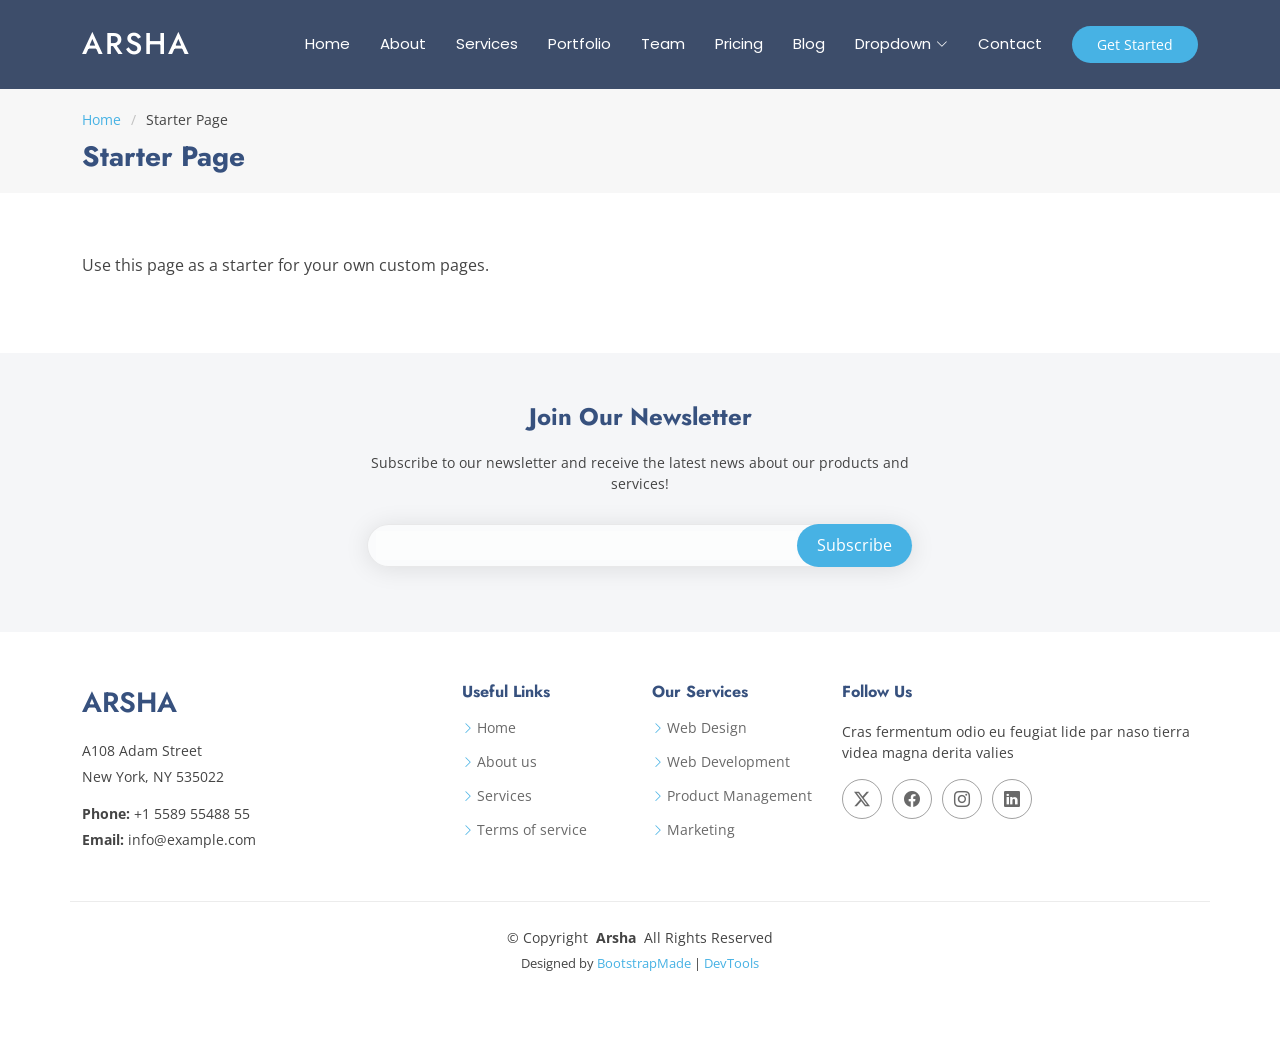
<file: Arsha/starter-page.html>
<!DOCTYPE html>
<html lang="en">

<head>
  <meta charset="utf-8">
  <meta content="width=device-width, initial-scale=1.0" name="viewport">
  <title>Starter Page - Arsha Bootstrap Template</title>
  <meta name="description" content="">
  <meta name="keywords" content="">

  <!-- Favicons -->
  <link href="assets/img/favicon.png" rel="icon">
  <link href="assets/img/apple-touch-icon.png" rel="apple-touch-icon">

  <!-- Fonts -->
  <link href="https://fonts.googleapis.com" rel="preconnect">
  <link href="https://fonts.gstatic.com" rel="preconnect" crossorigin>
  <link href="https://fonts.googleapis.com/css2?family=Open+Sans:ital,wght@0,300;0,400;0,500;0,600;0,700;0,800;1,300;1,400;1,500;1,600;1,700;1,800&family=Poppins:ital,wght@0,100;0,200;0,300;0,400;0,500;0,600;0,700;0,800;0,900;1,100;1,200;1,300;1,400;1,500;1,600;1,700;1,800;1,900&family=Jost:ital,wght@0,100;0,200;0,300;0,400;0,500;0,600;0,700;0,800;0,900;1,100;1,200;1,300;1,400;1,500;1,600;1,700;1,800;1,900&display=swap" rel="stylesheet">

  <!-- Vendor CSS Files -->
  <link href="assets/vendor/bootstrap/css/bootstrap.min.css" rel="stylesheet">
  <link href="assets/vendor/bootstrap-icons/bootstrap-icons.css" rel="stylesheet">
  <link href="assets/vendor/aos/aos.css" rel="stylesheet">
  <link href="assets/vendor/glightbox/css/glightbox.min.css" rel="stylesheet">
  <link href="assets/vendor/swiper/swiper-bundle.min.css" rel="stylesheet">

  <!-- Main CSS File -->
  <link href="assets/css/main.css" rel="stylesheet">

  <!-- =======================================================
  * Template Name: Arsha
  * Template URL: https://bootstrapmade.com/arsha-free-bootstrap-html-template-corporate/
  * Updated: Feb 22 2025 with Bootstrap v5.3.3
  * Author: BootstrapMade.com
  * License: https://bootstrapmade.com/license/
  ======================================================== -->
</head>

<body class="starter-page-page">

  <header id="header" class="header d-flex align-items-center sticky-top">
    <div class="container-fluid container-xl position-relative d-flex align-items-center">

      <a href="index.html" class="logo d-flex align-items-center me-auto">
        <!-- Uncomment the line below if you also wish to use an image logo -->
        <!-- <img src="assets/img/logo.webp" alt=""> -->
        <h1 class="sitename">Arsha</h1>
      </a>

      <nav id="navmenu" class="navmenu">
        <ul>
          <li><a href="#hero">Home</a></li>
          <li><a href="#about">About</a></li>
          <li><a href="#services">Services</a></li>
          <li><a href="#portfolio">Portfolio</a></li>
          <li><a href="#team">Team</a></li>
          <li><a href="#pricing">Pricing</a></li>
          <li><a href="blog.html">Blog</a></li>
          <li class="dropdown"><a href="#"><span>Dropdown</span> <i class="bi bi-chevron-down toggle-dropdown"></i></a>
            <ul>
              <li><a href="#">Dropdown 1</a></li>
              <li class="dropdown"><a href="#"><span>Deep Dropdown</span> <i class="bi bi-chevron-down toggle-dropdown"></i></a>
                <ul>
                  <li><a href="#">Deep Dropdown 1</a></li>
                  <li><a href="#">Deep Dropdown 2</a></li>
                  <li><a href="#">Deep Dropdown 3</a></li>
                  <li><a href="#">Deep Dropdown 4</a></li>
                  <li><a href="#">Deep Dropdown 5</a></li>
                </ul>
              </li>
              <li><a href="#">Dropdown 2</a></li>
              <li><a href="#">Dropdown 3</a></li>
              <li><a href="#">Dropdown 4</a></li>
            </ul>
          </li>
          <li><a href="#contact">Contact</a></li>
        </ul>
        <i class="mobile-nav-toggle d-xl-none bi bi-list"></i>
      </nav>

      <a class="btn-getstarted" href="#about">Get Started</a>

    </div>
  </header>

  <main class="main">

    <!-- Page Title -->
    <div class="page-title" data-aos="fade">
      <div class="container">
        <nav class="breadcrumbs">
          <ol>
            <li><a href="index.html">Home</a></li>
            <li class="current">Starter Page</li>
          </ol>
        </nav>
        <h1>Starter Page</h1>
      </div>
    </div><!-- End Page Title -->

    <!-- Starter Section Section -->
    <section id="starter-section" class="starter-section section">

      <div class="container" data-aos="fade-up">
        <p>Use this page as a starter for your own custom pages.</p>
      </div>

    </section><!-- /Starter Section Section -->

  </main>

  <footer id="footer" class="footer">

    <div class="footer-newsletter">
      <div class="container">
        <div class="row justify-content-center text-center">
          <div class="col-lg-6">
            <h4>Join Our Newsletter</h4>
            <p>Subscribe to our newsletter and receive the latest news about our products and services!</p>
            <form action="forms/newsletter.php" method="post" class="php-email-form">
              <div class="newsletter-form"><input type="email" name="email"><input type="submit" value="Subscribe"></div>
              <div class="loading">Loading</div>
              <div class="error-message"></div>
              <div class="sent-message">Your subscription request has been sent. Thank you!</div>
            </form>
          </div>
        </div>
      </div>
    </div>

    <div class="container footer-top">
      <div class="row gy-4">
        <div class="col-lg-4 col-md-6 footer-about">
          <a href="index.html" class="d-flex align-items-center">
            <span class="sitename">Arsha</span>
          </a>
          <div class="footer-contact pt-3">
            <p>A108 Adam Street</p>
            <p>New York, NY 535022</p>
            <p class="mt-3"><strong>Phone:</strong> <span>+1 5589 55488 55</span></p>
            <p><strong>Email:</strong> <span>info@example.com</span></p>
          </div>
        </div>

        <div class="col-lg-2 col-md-3 footer-links">
          <h4>Useful Links</h4>
          <ul>
            <li><i class="bi bi-chevron-right"></i> <a href="#">Home</a></li>
            <li><i class="bi bi-chevron-right"></i> <a href="#">About us</a></li>
            <li><i class="bi bi-chevron-right"></i> <a href="#">Services</a></li>
            <li><i class="bi bi-chevron-right"></i> <a href="#">Terms of service</a></li>
          </ul>
        </div>

        <div class="col-lg-2 col-md-3 footer-links">
          <h4>Our Services</h4>
          <ul>
            <li><i class="bi bi-chevron-right"></i> <a href="#">Web Design</a></li>
            <li><i class="bi bi-chevron-right"></i> <a href="#">Web Development</a></li>
            <li><i class="bi bi-chevron-right"></i> <a href="#">Product Management</a></li>
            <li><i class="bi bi-chevron-right"></i> <a href="#">Marketing</a></li>
          </ul>
        </div>

        <div class="col-lg-4 col-md-12">
          <h4>Follow Us</h4>
          <p>Cras fermentum odio eu feugiat lide par naso tierra videa magna derita valies</p>
          <div class="social-links d-flex">
            <a href=""><i class="bi bi-twitter-x"></i></a>
            <a href=""><i class="bi bi-facebook"></i></a>
            <a href=""><i class="bi bi-instagram"></i></a>
            <a href=""><i class="bi bi-linkedin"></i></a>
          </div>
        </div>

      </div>
    </div>

    <div class="container copyright text-center mt-4">
      <p>© <span>Copyright</span> <strong class="px-1 sitename">Arsha</strong> <span>All Rights Reserved</span></p>
      <div class="credits">
        <!-- All the links in the footer should remain intact. -->
        <!-- You can delete the links only if you've purchased the pro version. -->
        <!-- Licensing information: https://bootstrapmade.com/license/ -->
        <!-- Purchase the pro version with working PHP/AJAX contact form: [buy-url] -->
        Designed by <a href="https://bootstrapmade.com/">BootstrapMade</a> | <a href="https://bootstrapmade.com/tools/">DevTools</a>
      </div>
    </div>

  </footer>

  <!-- Scroll Top -->
  <a href="#" id="scroll-top" class="scroll-top d-flex align-items-center justify-content-center"><i class="bi bi-arrow-up-short"></i></a>

  <!-- Preloader -->
  <div id="preloader"></div>

  <!-- Vendor JS Files -->
  <script src="assets/vendor/bootstrap/js/bootstrap.bundle.min.js"></script>
  <script src="assets/vendor/php-email-form/validate.js"></script>
  <script src="assets/vendor/aos/aos.js"></script>
  <script src="assets/vendor/glightbox/js/glightbox.min.js"></script>
  <script src="assets/vendor/swiper/swiper-bundle.min.js"></script>
  <script src="assets/vendor/waypoints/noframework.waypoints.js"></script>
  <script src="assets/vendor/imagesloaded/imagesloaded.pkgd.min.js"></script>
  <script src="assets/vendor/isotope-layout/isotope.pkgd.min.js"></script>

  <!-- Main JS File -->
  <script src="assets/js/main.js"></script>

</body>

</html>
</file>
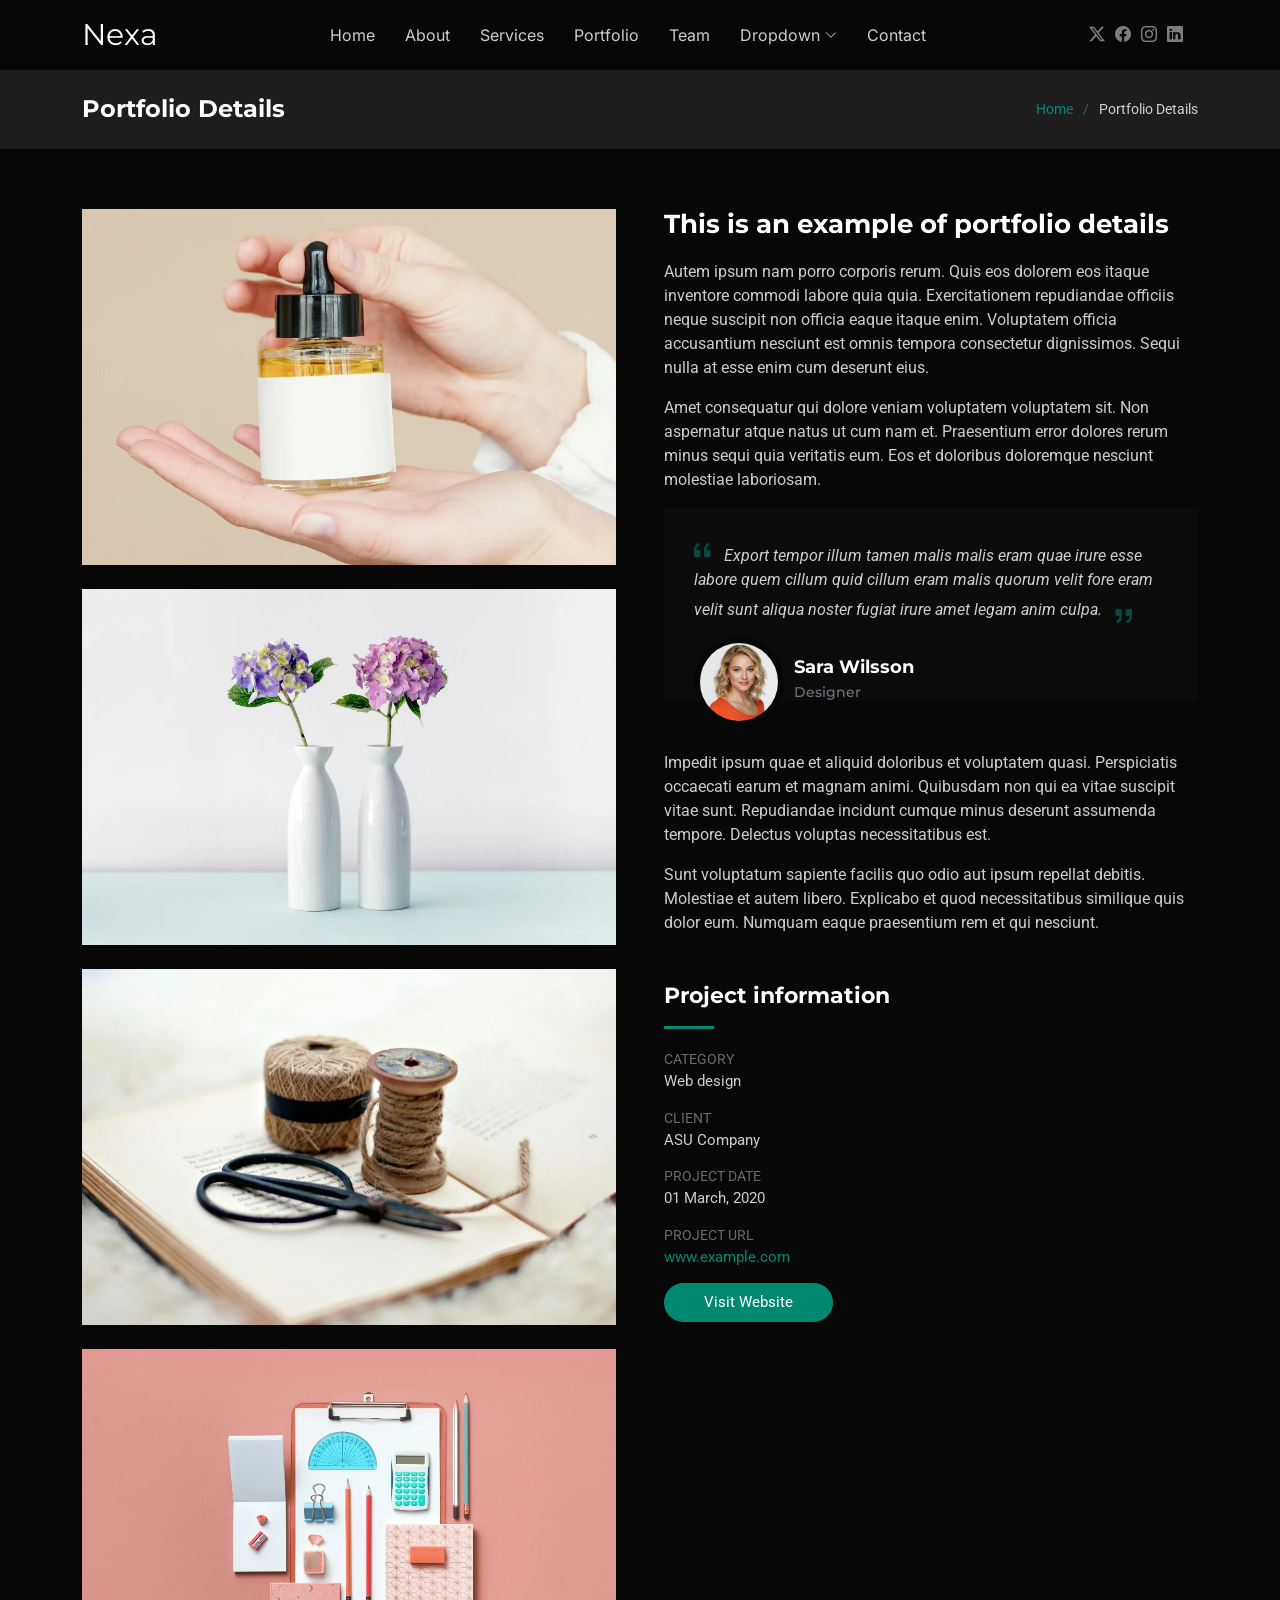
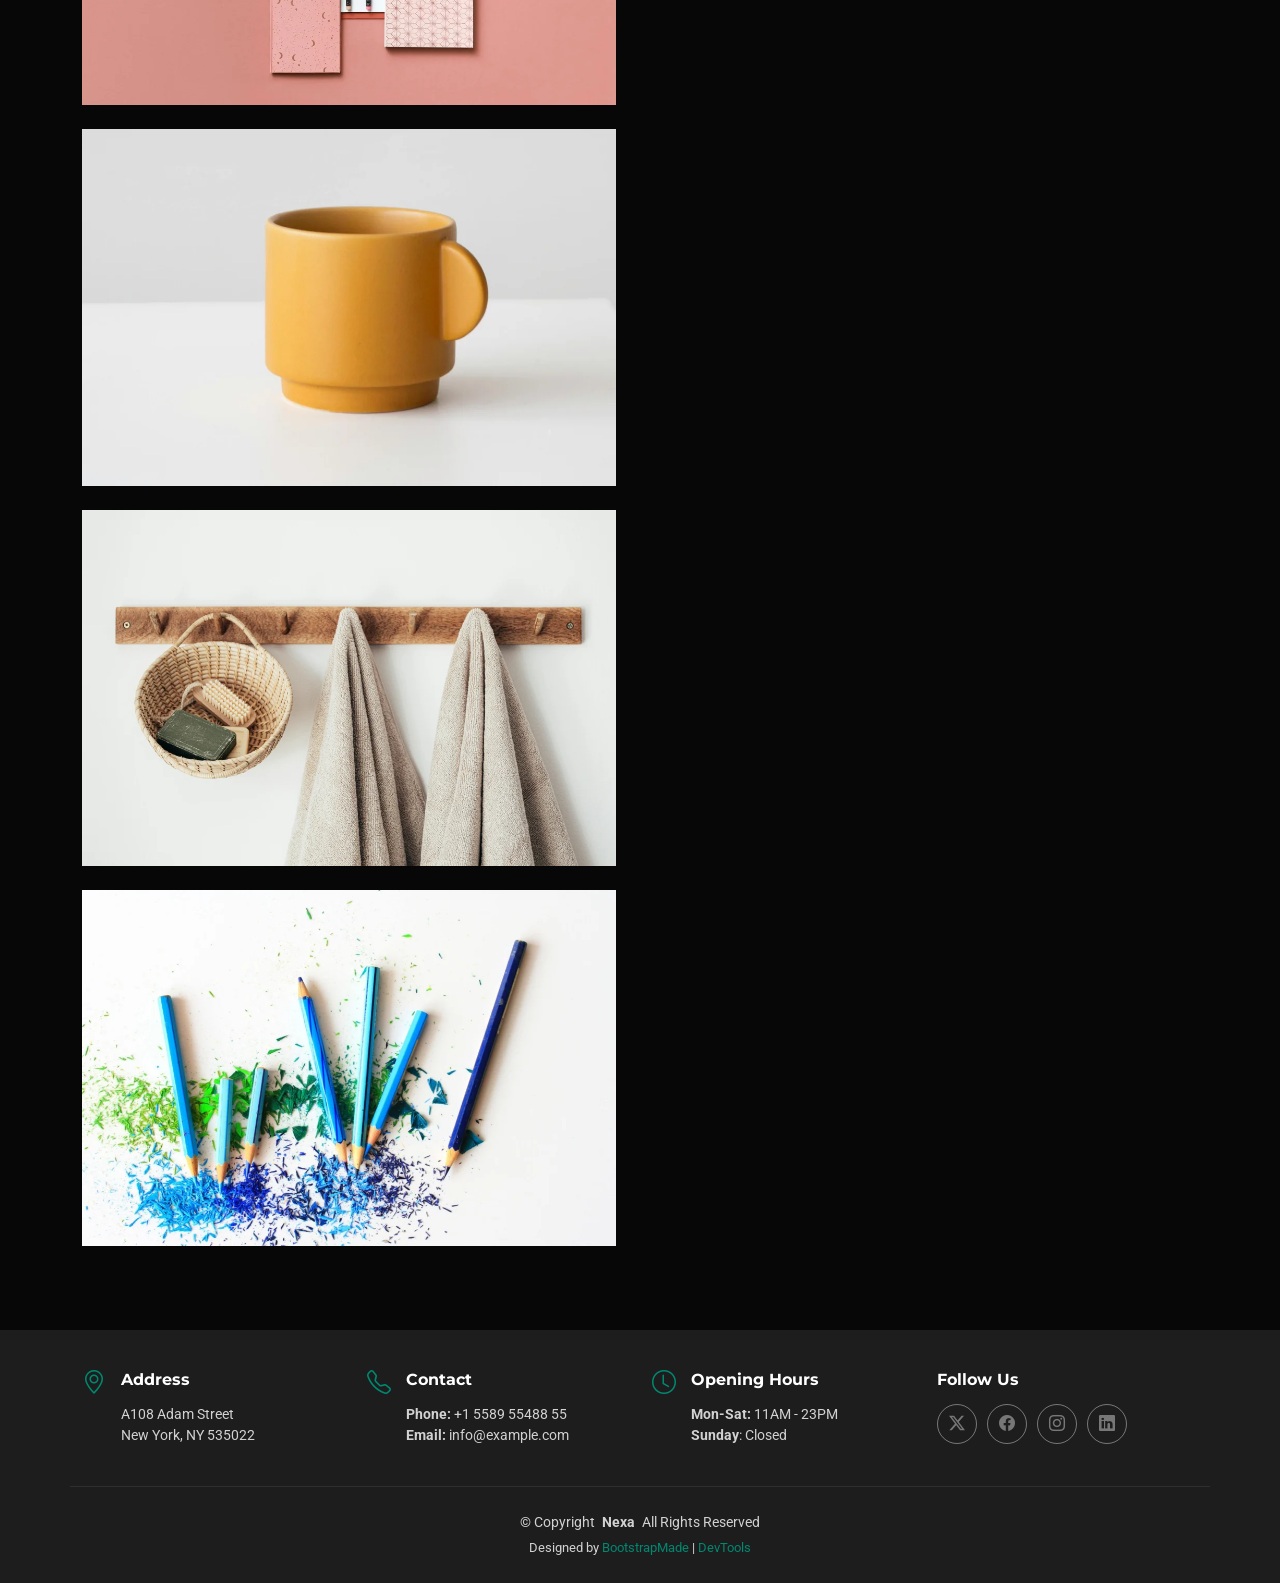
<file: Nexa/portfolio-details.html>
<!DOCTYPE html>
<html lang="en">

<head>
  <meta charset="utf-8">
  <meta content="width=device-width, initial-scale=1.0" name="viewport">
  <title>Portfolio Details - Nexa Bootstrap Template</title>
  <meta name="description" content="">
  <meta name="keywords" content="">

  <!-- Favicons -->
  <link href="assets/img/favicon.png" rel="icon">
  <link href="assets/img/apple-touch-icon.png" rel="apple-touch-icon">

  <!-- Fonts -->
  <link href="https://fonts.googleapis.com" rel="preconnect">
  <link href="https://fonts.gstatic.com" rel="preconnect" crossorigin>
  <link href="https://fonts.googleapis.com/css2?family=Roboto:ital,wght@0,100;0,300;0,400;0,500;0,700;0,900;1,100;1,300;1,400;1,500;1,700;1,900&family=Montserrat:ital,wght@0,100;0,200;0,300;0,400;0,500;0,600;0,700;0,800;0,900;1,100;1,200;1,300;1,400;1,500;1,600;1,700;1,800;1,900&family=Inter:wght@100;200;300;400;500;600;700;800;900&display=swap" rel="stylesheet">

  <!-- Vendor CSS Files -->
  <link href="assets/vendor/bootstrap/css/bootstrap.min.css" rel="stylesheet">
  <link href="assets/vendor/bootstrap-icons/bootstrap-icons.css" rel="stylesheet">
  <link href="assets/vendor/aos/aos.css" rel="stylesheet">
  <link href="assets/vendor/glightbox/css/glightbox.min.css" rel="stylesheet">
  <link href="assets/vendor/swiper/swiper-bundle.min.css" rel="stylesheet">

  <!-- Main CSS File -->
  <link href="assets/css/main.css" rel="stylesheet">

  <!-- =======================================================
  * Template Name: Nexa
  * Template URL: https://bootstrapmade.com/nexa-bootstrap-agency-template/
  * Updated: Aug 19 2025 with Bootstrap v5.3.7
  * Author: BootstrapMade.com
  * License: https://bootstrapmade.com/license/
  ======================================================== -->
</head>

<body class="portfolio-details-page">

  <header id="header" class="header d-flex align-items-center sticky-top">
    <div class="container position-relative d-flex align-items-center justify-content-between">

      <a href="index.html" class="logo d-flex align-items-center me-auto me-xl-0">
        <!-- Uncomment the line below if you also wish to use an image logo -->
        <!-- <img src="assets/img/logo.webp" alt=""> -->
        <h1 class="sitename">Nexa</h1>
      </a>

      <nav id="navmenu" class="navmenu">
        <ul>
          <li><a href="#hero">Home</a></li>
          <li><a href="#about">About</a></li>
          <li><a href="#services">Services</a></li>
          <li><a href="#portfolio">Portfolio</a></li>
          <li><a href="#team">Team</a></li>
          <li class="dropdown"><a href="#"><span>Dropdown</span> <i class="bi bi-chevron-down toggle-dropdown"></i></a>
            <ul>
              <li><a href="#">Dropdown 1</a></li>
              <li class="dropdown"><a href="#"><span>Deep Dropdown</span> <i class="bi bi-chevron-down toggle-dropdown"></i></a>
                <ul>
                  <li><a href="#">Deep Dropdown 1</a></li>
                  <li><a href="#">Deep Dropdown 2</a></li>
                  <li><a href="#">Deep Dropdown 3</a></li>
                  <li><a href="#">Deep Dropdown 4</a></li>
                  <li><a href="#">Deep Dropdown 5</a></li>
                </ul>
              </li>
              <li><a href="#">Dropdown 2</a></li>
              <li><a href="#">Dropdown 3</a></li>
              <li><a href="#">Dropdown 4</a></li>
            </ul>
          </li>
          <li><a href="#contact">Contact</a></li>
        </ul>
        <i class="mobile-nav-toggle d-xl-none bi bi-list"></i>
      </nav>

      <div class="header-social-links">
        <a href="#" class="twitter"><i class="bi bi-twitter-x"></i></a>
        <a href="#" class="facebook"><i class="bi bi-facebook"></i></a>
        <a href="#" class="instagram"><i class="bi bi-instagram"></i></a>
        <a href="#" class="linkedin"><i class="bi bi-linkedin"></i></a>
      </div>

    </div>
  </header>

  <main class="main">

    <!-- Page Title -->
    <div class="page-title light-background">
      <div class="container d-lg-flex justify-content-between align-items-center">
        <h1 class="mb-2 mb-lg-0">Portfolio Details</h1>
        <nav class="breadcrumbs">
          <ol>
            <li><a href="index.html">Home</a></li>
            <li class="current">Portfolio Details</li>
          </ol>
        </nav>
      </div>
    </div><!-- End Page Title -->

    <!-- Portfolio Details Section -->
    <section id="portfolio-details" class="portfolio-details section">

      <div class="container" data-aos="fade-up">

        <div class="row gy-4 g-lg-5">
          <div class="col-lg-6">
            <img src="assets/img/portfolio/portfolio-1.webp" class="img-fluid mb-4" alt="">
            <img src="assets/img/portfolio/portfolio-10.webp" class="img-fluid mb-4" alt="">
            <img src="assets/img/portfolio/portfolio-7.webp" class="img-fluid mb-4" alt="">
            <img src="assets/img/portfolio/portfolio-4.webp" class="img-fluid mb-4" alt="">
            <img src="assets/img/portfolio/portfolio-5.webp" class="img-fluid mb-4" alt="">
            <img src="assets/img/portfolio/portfolio-11.webp" class="img-fluid mb-4" alt="">
            <img src="assets/img/portfolio/portfolio-8.webp" class="img-fluid mb-4" alt="">
          </div>

          <div class="col-lg-6">

            <div class="position-sticky" style="top: 40px">
              <div class="portfolio-description">
                <h2>This is an example of portfolio details</h2>
                <p>
                  Autem ipsum nam porro corporis rerum. Quis eos dolorem eos itaque inventore commodi labore quia quia. Exercitationem repudiandae officiis neque suscipit non officia eaque itaque enim. Voluptatem officia accusantium nesciunt est omnis tempora consectetur dignissimos. Sequi nulla at esse enim cum deserunt eius.
                </p>
                <p>
                  Amet consequatur qui dolore veniam voluptatem voluptatem sit. Non aspernatur atque natus ut cum nam et. Praesentium error dolores rerum minus sequi quia veritatis eum. Eos et doloribus doloremque nesciunt molestiae laboriosam.
                </p>

                <div class="testimonial-item">
                  <p>
                    <i class="bi bi-quote quote-icon-left"></i>
                    <span>Export tempor illum tamen malis malis eram quae irure esse labore quem cillum quid cillum eram malis quorum velit fore eram velit sunt aliqua noster fugiat irure amet legam anim culpa.</span>
                    <i class="bi bi-quote quote-icon-right"></i>
                  </p>
                  <div>
                    <img src="assets/img/person/person-f-5.webp" class="testimonial-img" alt="">
                    <h3>Sara Wilsson</h3>
                    <h4>Designer</h4>
                  </div>
                </div>

                <p>
                  Impedit ipsum quae et aliquid doloribus et voluptatem quasi. Perspiciatis occaecati earum et magnam animi. Quibusdam non qui ea vitae suscipit vitae sunt. Repudiandae incidunt cumque minus deserunt assumenda tempore. Delectus voluptas necessitatibus est.
                </p>

                <p>
                  Sunt voluptatum sapiente facilis quo odio aut ipsum repellat debitis. Molestiae et autem libero. Explicabo et quod necessitatibus similique quis dolor eum. Numquam eaque praesentium rem et qui nesciunt.
                </p>

              </div>

              <div class="portfolio-info mt-5">
                <h3>Project information</h3>
                <ul>
                  <li><strong>Category</strong> Web design</li>
                  <li><strong>Client</strong> ASU Company</li>
                  <li><strong>Project date</strong> 01 March, 2020</li>
                  <li><strong>Project URL</strong> <a href="#">www.example.com</a></li>
                  <li><a href="#" class="btn-visit align-self-start">Visit Website</a></li>
                </ul>
              </div>
            </div>

          </div>
        </div>

      </div>

    </section><!-- /Portfolio Details Section -->

  </main>

  <footer id="footer" class="footer light-background">

    <div class="container">
      <div class="row gy-3">
        <div class="col-lg-3 col-md-6 d-flex">
          <i class="bi bi-geo-alt icon"></i>
          <div class="address">
            <h4>Address</h4>
            <p>A108 Adam Street</p>
            <p>New York, NY 535022</p>
            <p></p>
          </div>

        </div>

        <div class="col-lg-3 col-md-6 d-flex">
          <i class="bi bi-telephone icon"></i>
          <div>
            <h4>Contact</h4>
            <p>
              <strong>Phone:</strong> <span>+1 5589 55488 55</span><br>
              <strong>Email:</strong> <span>info@example.com</span><br>
            </p>
          </div>
        </div>

        <div class="col-lg-3 col-md-6 d-flex">
          <i class="bi bi-clock icon"></i>
          <div>
            <h4>Opening Hours</h4>
            <p>
              <strong>Mon-Sat:</strong> <span>11AM - 23PM</span><br>
              <strong>Sunday</strong>: <span>Closed</span>
            </p>
          </div>
        </div>

        <div class="col-lg-3 col-md-6">
          <h4>Follow Us</h4>
          <div class="social-links d-flex">
            <a href="#" class="twitter"><i class="bi bi-twitter-x"></i></a>
            <a href="#" class="facebook"><i class="bi bi-facebook"></i></a>
            <a href="#" class="instagram"><i class="bi bi-instagram"></i></a>
            <a href="#" class="linkedin"><i class="bi bi-linkedin"></i></a>
          </div>
        </div>

      </div>
    </div>

    <div class="container copyright text-center mt-4">
      <p>© <span>Copyright</span> <strong class="px-1 sitename">Nexa</strong> <span>All Rights Reserved</span></p>
      <div class="credits">
        <!-- All the links in the footer should remain intact. -->
        <!-- You can delete the links only if you've purchased the pro version. -->
        <!-- Licensing information: https://bootstrapmade.com/license/ -->
        <!-- Purchase the pro version with working PHP/AJAX contact form: [buy-url] -->
        Designed by <a href="https://bootstrapmade.com/">BootstrapMade</a> | <a href="https://bootstrapmade.com/tools/">DevTools</a>
      </div>
    </div>

  </footer>

  <!-- Scroll Top -->
  <a href="#" id="scroll-top" class="scroll-top d-flex align-items-center justify-content-center"><i class="bi bi-arrow-up-short"></i></a>

  <!-- Preloader -->
  <div id="preloader"></div>

  <!-- Vendor JS Files -->
  <script src="assets/vendor/bootstrap/js/bootstrap.bundle.min.js"></script>
  <script src="assets/vendor/php-email-form/validate.js"></script>
  <script src="assets/vendor/aos/aos.js"></script>
  <script src="assets/vendor/glightbox/js/glightbox.min.js"></script>
  <script src="assets/vendor/purecounter/purecounter_vanilla.js"></script>
  <script src="assets/vendor/swiper/swiper-bundle.min.js"></script>
  <script src="assets/vendor/imagesloaded/imagesloaded.pkgd.min.js"></script>
  <script src="assets/vendor/isotope-layout/isotope.pkgd.min.js"></script>

  <!-- Main JS File -->
  <script src="assets/js/main.js"></script>

</body>

</html>
</file>
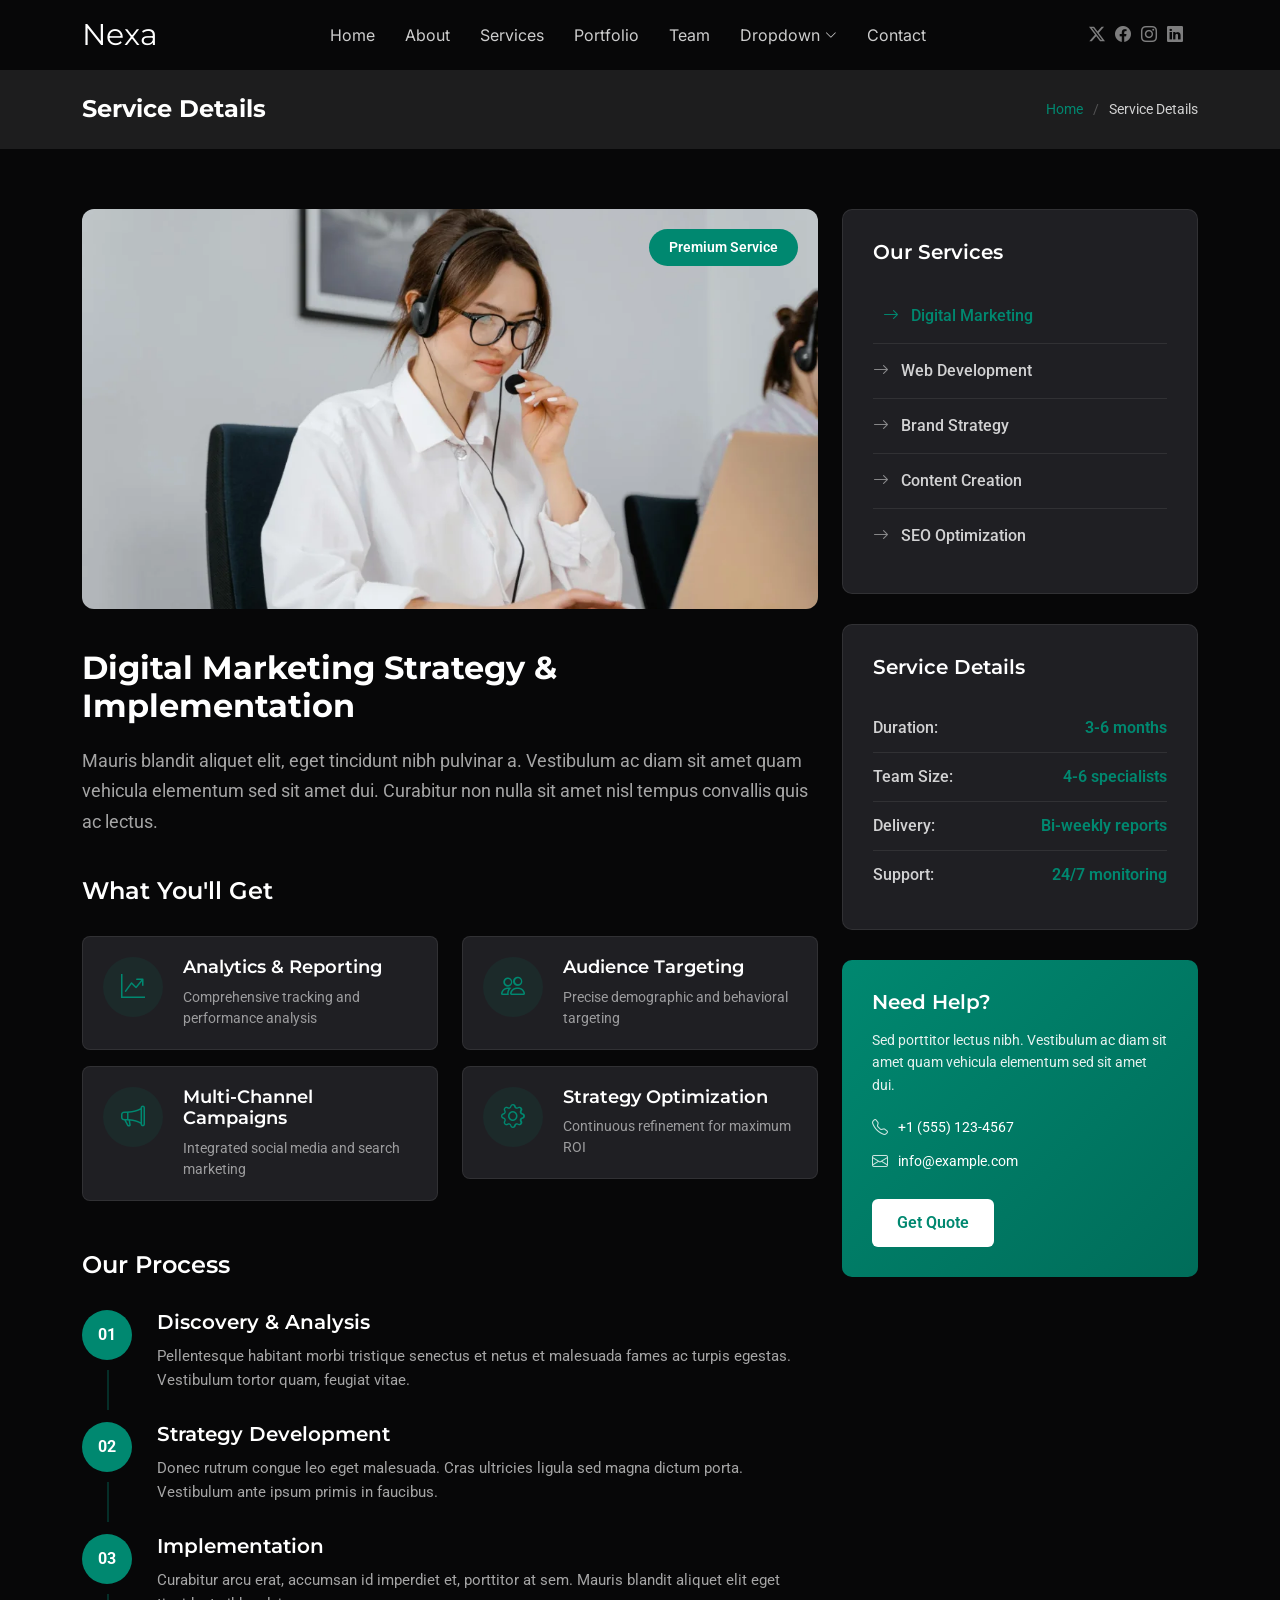
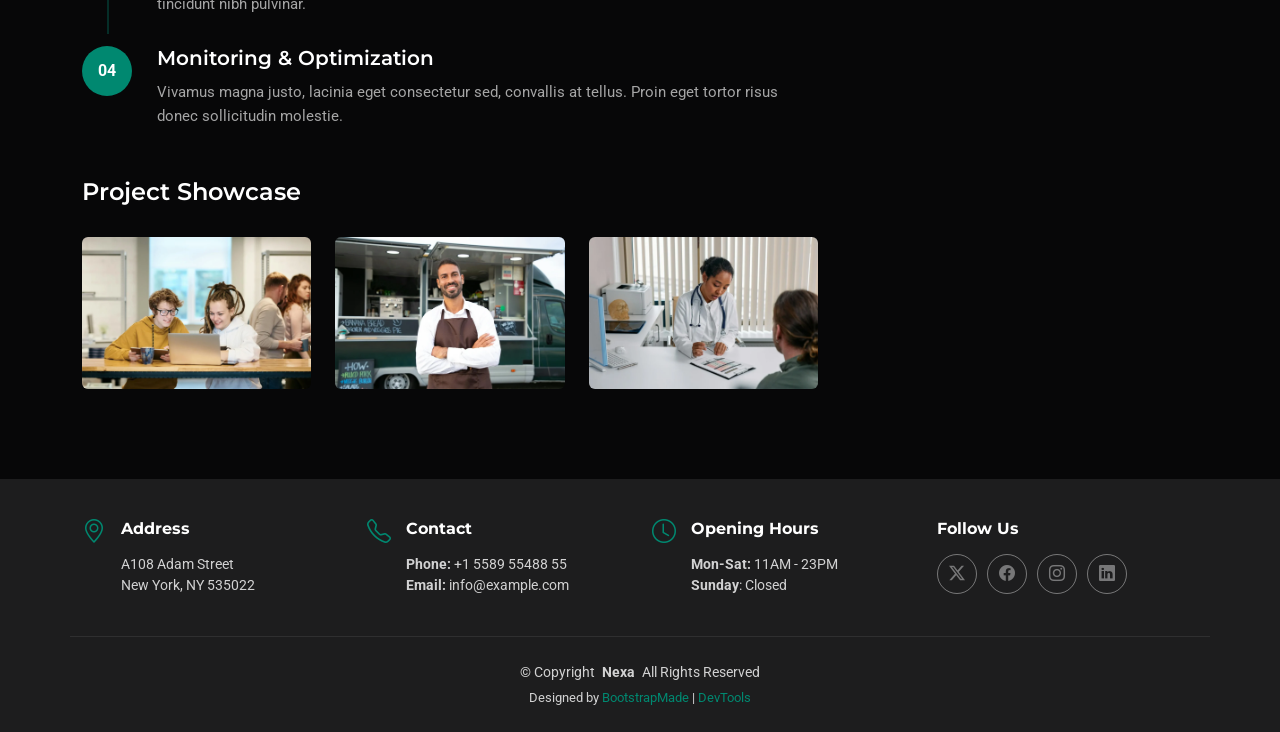
<file: Nexa/service-details.html>
<!DOCTYPE html>
<html lang="en">

<head>
  <meta charset="utf-8">
  <meta content="width=device-width, initial-scale=1.0" name="viewport">
  <title>Service Details - Nexa Bootstrap Template</title>
  <meta name="description" content="">
  <meta name="keywords" content="">

  <!-- Favicons -->
  <link href="assets/img/favicon.png" rel="icon">
  <link href="assets/img/apple-touch-icon.png" rel="apple-touch-icon">

  <!-- Fonts -->
  <link href="https://fonts.googleapis.com" rel="preconnect">
  <link href="https://fonts.gstatic.com" rel="preconnect" crossorigin>
  <link href="https://fonts.googleapis.com/css2?family=Roboto:ital,wght@0,100;0,300;0,400;0,500;0,700;0,900;1,100;1,300;1,400;1,500;1,700;1,900&family=Montserrat:ital,wght@0,100;0,200;0,300;0,400;0,500;0,600;0,700;0,800;0,900;1,100;1,200;1,300;1,400;1,500;1,600;1,700;1,800;1,900&family=Inter:wght@100;200;300;400;500;600;700;800;900&display=swap" rel="stylesheet">

  <!-- Vendor CSS Files -->
  <link href="assets/vendor/bootstrap/css/bootstrap.min.css" rel="stylesheet">
  <link href="assets/vendor/bootstrap-icons/bootstrap-icons.css" rel="stylesheet">
  <link href="assets/vendor/aos/aos.css" rel="stylesheet">
  <link href="assets/vendor/glightbox/css/glightbox.min.css" rel="stylesheet">
  <link href="assets/vendor/swiper/swiper-bundle.min.css" rel="stylesheet">

  <!-- Main CSS File -->
  <link href="assets/css/main.css" rel="stylesheet">

  <!-- =======================================================
  * Template Name: Nexa
  * Template URL: https://bootstrapmade.com/nexa-bootstrap-agency-template/
  * Updated: Aug 19 2025 with Bootstrap v5.3.7
  * Author: BootstrapMade.com
  * License: https://bootstrapmade.com/license/
  ======================================================== -->
</head>

<body class="service-details-page">

  <header id="header" class="header d-flex align-items-center sticky-top">
    <div class="container position-relative d-flex align-items-center justify-content-between">

      <a href="index.html" class="logo d-flex align-items-center me-auto me-xl-0">
        <!-- Uncomment the line below if you also wish to use an image logo -->
        <!-- <img src="assets/img/logo.webp" alt=""> -->
        <h1 class="sitename">Nexa</h1>
      </a>

      <nav id="navmenu" class="navmenu">
        <ul>
          <li><a href="#hero">Home</a></li>
          <li><a href="#about">About</a></li>
          <li><a href="#services">Services</a></li>
          <li><a href="#portfolio">Portfolio</a></li>
          <li><a href="#team">Team</a></li>
          <li class="dropdown"><a href="#"><span>Dropdown</span> <i class="bi bi-chevron-down toggle-dropdown"></i></a>
            <ul>
              <li><a href="#">Dropdown 1</a></li>
              <li class="dropdown"><a href="#"><span>Deep Dropdown</span> <i class="bi bi-chevron-down toggle-dropdown"></i></a>
                <ul>
                  <li><a href="#">Deep Dropdown 1</a></li>
                  <li><a href="#">Deep Dropdown 2</a></li>
                  <li><a href="#">Deep Dropdown 3</a></li>
                  <li><a href="#">Deep Dropdown 4</a></li>
                  <li><a href="#">Deep Dropdown 5</a></li>
                </ul>
              </li>
              <li><a href="#">Dropdown 2</a></li>
              <li><a href="#">Dropdown 3</a></li>
              <li><a href="#">Dropdown 4</a></li>
            </ul>
          </li>
          <li><a href="#contact">Contact</a></li>
        </ul>
        <i class="mobile-nav-toggle d-xl-none bi bi-list"></i>
      </nav>

      <div class="header-social-links">
        <a href="#" class="twitter"><i class="bi bi-twitter-x"></i></a>
        <a href="#" class="facebook"><i class="bi bi-facebook"></i></a>
        <a href="#" class="instagram"><i class="bi bi-instagram"></i></a>
        <a href="#" class="linkedin"><i class="bi bi-linkedin"></i></a>
      </div>

    </div>
  </header>

  <main class="main">

    <!-- Page Title -->
    <div class="page-title light-background">
      <div class="container d-lg-flex justify-content-between align-items-center">
        <h1 class="mb-2 mb-lg-0">Service Details</h1>
        <nav class="breadcrumbs">
          <ol>
            <li><a href="index.html">Home</a></li>
            <li class="current">Service Details</li>
          </ol>
        </nav>
      </div>
    </div><!-- End Page Title -->

    <!-- Service Details Section -->
    <section id="service-details" class="service-details section">

      <div class="container" data-aos="fade-up" data-aos-delay="100">

        <div class="row gy-5">

          <div class="col-lg-8" data-aos="fade-up" data-aos-delay="200">
            <div class="service-hero">
              <img src="assets/img/services/services-7.webp" alt="" class="img-fluid">
              <div class="service-badge">
                <span>Premium Service</span>
              </div>
            </div>

            <div class="service-content">
              <div class="service-header">
                <h2>Digital Marketing Strategy &amp; Implementation</h2>
                <p class="service-intro">Mauris blandit aliquet elit, eget tincidunt nibh pulvinar a. Vestibulum ac diam sit amet quam vehicula elementum sed sit amet dui. Curabitur non nulla sit amet nisl tempus convallis quis ac lectus.</p>
              </div>

              <div class="service-features">
                <h4>What You'll Get</h4>
                <div class="row gy-3">
                  <div class="col-md-6">
                    <div class="feature-item">
                      <div class="feature-icon">
                        <i class="bi bi-graph-up-arrow"></i>
                      </div>
                      <div class="feature-content">
                        <h5>Analytics &amp; Reporting</h5>
                        <p>Comprehensive tracking and performance analysis</p>
                      </div>
                    </div>
                  </div>
                  <div class="col-md-6">
                    <div class="feature-item">
                      <div class="feature-icon">
                        <i class="bi bi-people"></i>
                      </div>
                      <div class="feature-content">
                        <h5>Audience Targeting</h5>
                        <p>Precise demographic and behavioral targeting</p>
                      </div>
                    </div>
                  </div>
                  <div class="col-md-6">
                    <div class="feature-item">
                      <div class="feature-icon">
                        <i class="bi bi-megaphone"></i>
                      </div>
                      <div class="feature-content">
                        <h5>Multi-Channel Campaigns</h5>
                        <p>Integrated social media and search marketing</p>
                      </div>
                    </div>
                  </div>
                  <div class="col-md-6">
                    <div class="feature-item">
                      <div class="feature-icon">
                        <i class="bi bi-gear"></i>
                      </div>
                      <div class="feature-content">
                        <h5>Strategy Optimization</h5>
                        <p>Continuous refinement for maximum ROI</p>
                      </div>
                    </div>
                  </div>
                </div>
              </div>

              <div class="service-process">
                <h4>Our Process</h4>
                <div class="process-steps">
                  <div class="process-step">
                    <div class="step-number">01</div>
                    <div class="step-content">
                      <h5>Discovery &amp; Analysis</h5>
                      <p>Pellentesque habitant morbi tristique senectus et netus et malesuada fames ac turpis egestas. Vestibulum tortor quam, feugiat vitae.</p>
                    </div>
                  </div>
                  <div class="process-step">
                    <div class="step-number">02</div>
                    <div class="step-content">
                      <h5>Strategy Development</h5>
                      <p>Donec rutrum congue leo eget malesuada. Cras ultricies ligula sed magna dictum porta. Vestibulum ante ipsum primis in faucibus.</p>
                    </div>
                  </div>
                  <div class="process-step">
                    <div class="step-number">03</div>
                    <div class="step-content">
                      <h5>Implementation</h5>
                      <p>Curabitur arcu erat, accumsan id imperdiet et, porttitor at sem. Mauris blandit aliquet elit eget tincidunt nibh pulvinar.</p>
                    </div>
                  </div>
                  <div class="process-step">
                    <div class="step-number">04</div>
                    <div class="step-content">
                      <h5>Monitoring &amp; Optimization</h5>
                      <p>Vivamus magna justo, lacinia eget consectetur sed, convallis at tellus. Proin eget tortor risus donec sollicitudin molestie.</p>
                    </div>
                  </div>
                </div>
              </div>

              <div class="service-gallery" data-aos="fade-up" data-aos-delay="300">
                <h4>Project Showcase</h4>
                <div class="row gy-3">
                  <div class="col-md-4">
                    <img src="assets/img/services/services-2.webp" alt="" class="img-fluid rounded">
                  </div>
                  <div class="col-md-4">
                    <img src="assets/img/services/services-8.webp" alt="" class="img-fluid rounded">
                  </div>
                  <div class="col-md-4">
                    <img src="assets/img/services/services-11.webp" alt="" class="img-fluid rounded">
                  </div>
                </div>
              </div>
            </div>
          </div>

          <div class="col-lg-4" data-aos="fade-up" data-aos-delay="400">
            <div class="service-sidebar">

              <div class="service-menu">
                <h4>Our Services</h4>
                <div class="menu-list">
                  <a href="#" class="menu-item active">
                    <i class="bi bi-arrow-right"></i>
                    <span>Digital Marketing</span>
                  </a>
                  <a href="#" class="menu-item">
                    <i class="bi bi-arrow-right"></i>
                    <span>Web Development</span>
                  </a>
                  <a href="#" class="menu-item">
                    <i class="bi bi-arrow-right"></i>
                    <span>Brand Strategy</span>
                  </a>
                  <a href="#" class="menu-item">
                    <i class="bi bi-arrow-right"></i>
                    <span>Content Creation</span>
                  </a>
                  <a href="#" class="menu-item">
                    <i class="bi bi-arrow-right"></i>
                    <span>SEO Optimization</span>
                  </a>
                </div>
              </div>

              <div class="service-info">
                <h4>Service Details</h4>
                <div class="info-list">
                  <div class="info-item">
                    <span class="info-label">Duration:</span>
                    <span class="info-value">3-6 months</span>
                  </div>
                  <div class="info-item">
                    <span class="info-label">Team Size:</span>
                    <span class="info-value">4-6 specialists</span>
                  </div>
                  <div class="info-item">
                    <span class="info-label">Delivery:</span>
                    <span class="info-value">Bi-weekly reports</span>
                  </div>
                  <div class="info-item">
                    <span class="info-label">Support:</span>
                    <span class="info-value">24/7 monitoring</span>
                  </div>
                </div>
              </div>

              <div class="contact-card">
                <div class="contact-content">
                  <h4>Need Help?</h4>
                  <p>Sed porttitor lectus nibh. Vestibulum ac diam sit amet quam vehicula elementum sed sit amet dui.</p>
                  <div class="contact-info">
                    <div class="contact-item">
                      <i class="bi bi-telephone"></i>
                      <span>+1 (555) 123-4567</span>
                    </div>
                    <div class="contact-item">
                      <i class="bi bi-envelope"></i>
                      <span>info@example.com</span>
                    </div>
                  </div>
                  <a href="#" class="btn btn-primary">Get Quote</a>
                </div>
              </div>

            </div>
          </div>

        </div>

      </div>

    </section><!-- /Service Details Section -->

  </main>

  <footer id="footer" class="footer light-background">

    <div class="container">
      <div class="row gy-3">
        <div class="col-lg-3 col-md-6 d-flex">
          <i class="bi bi-geo-alt icon"></i>
          <div class="address">
            <h4>Address</h4>
            <p>A108 Adam Street</p>
            <p>New York, NY 535022</p>
            <p></p>
          </div>

        </div>

        <div class="col-lg-3 col-md-6 d-flex">
          <i class="bi bi-telephone icon"></i>
          <div>
            <h4>Contact</h4>
            <p>
              <strong>Phone:</strong> <span>+1 5589 55488 55</span><br>
              <strong>Email:</strong> <span>info@example.com</span><br>
            </p>
          </div>
        </div>

        <div class="col-lg-3 col-md-6 d-flex">
          <i class="bi bi-clock icon"></i>
          <div>
            <h4>Opening Hours</h4>
            <p>
              <strong>Mon-Sat:</strong> <span>11AM - 23PM</span><br>
              <strong>Sunday</strong>: <span>Closed</span>
            </p>
          </div>
        </div>

        <div class="col-lg-3 col-md-6">
          <h4>Follow Us</h4>
          <div class="social-links d-flex">
            <a href="#" class="twitter"><i class="bi bi-twitter-x"></i></a>
            <a href="#" class="facebook"><i class="bi bi-facebook"></i></a>
            <a href="#" class="instagram"><i class="bi bi-instagram"></i></a>
            <a href="#" class="linkedin"><i class="bi bi-linkedin"></i></a>
          </div>
        </div>

      </div>
    </div>

    <div class="container copyright text-center mt-4">
      <p>© <span>Copyright</span> <strong class="px-1 sitename">Nexa</strong> <span>All Rights Reserved</span></p>
      <div class="credits">
        <!-- All the links in the footer should remain intact. -->
        <!-- You can delete the links only if you've purchased the pro version. -->
        <!-- Licensing information: https://bootstrapmade.com/license/ -->
        <!-- Purchase the pro version with working PHP/AJAX contact form: [buy-url] -->
        Designed by <a href="https://bootstrapmade.com/">BootstrapMade</a> | <a href="https://bootstrapmade.com/tools/">DevTools</a>
      </div>
    </div>

  </footer>

  <!-- Scroll Top -->
  <a href="#" id="scroll-top" class="scroll-top d-flex align-items-center justify-content-center"><i class="bi bi-arrow-up-short"></i></a>

  <!-- Preloader -->
  <div id="preloader"></div>

  <!-- Vendor JS Files -->
  <script src="assets/vendor/bootstrap/js/bootstrap.bundle.min.js"></script>
  <script src="assets/vendor/php-email-form/validate.js"></script>
  <script src="assets/vendor/aos/aos.js"></script>
  <script src="assets/vendor/glightbox/js/glightbox.min.js"></script>
  <script src="assets/vendor/purecounter/purecounter_vanilla.js"></script>
  <script src="assets/vendor/swiper/swiper-bundle.min.js"></script>
  <script src="assets/vendor/imagesloaded/imagesloaded.pkgd.min.js"></script>
  <script src="assets/vendor/isotope-layout/isotope.pkgd.min.js"></script>

  <!-- Main JS File -->
  <script src="assets/js/main.js"></script>

</body>

</html>
</file>
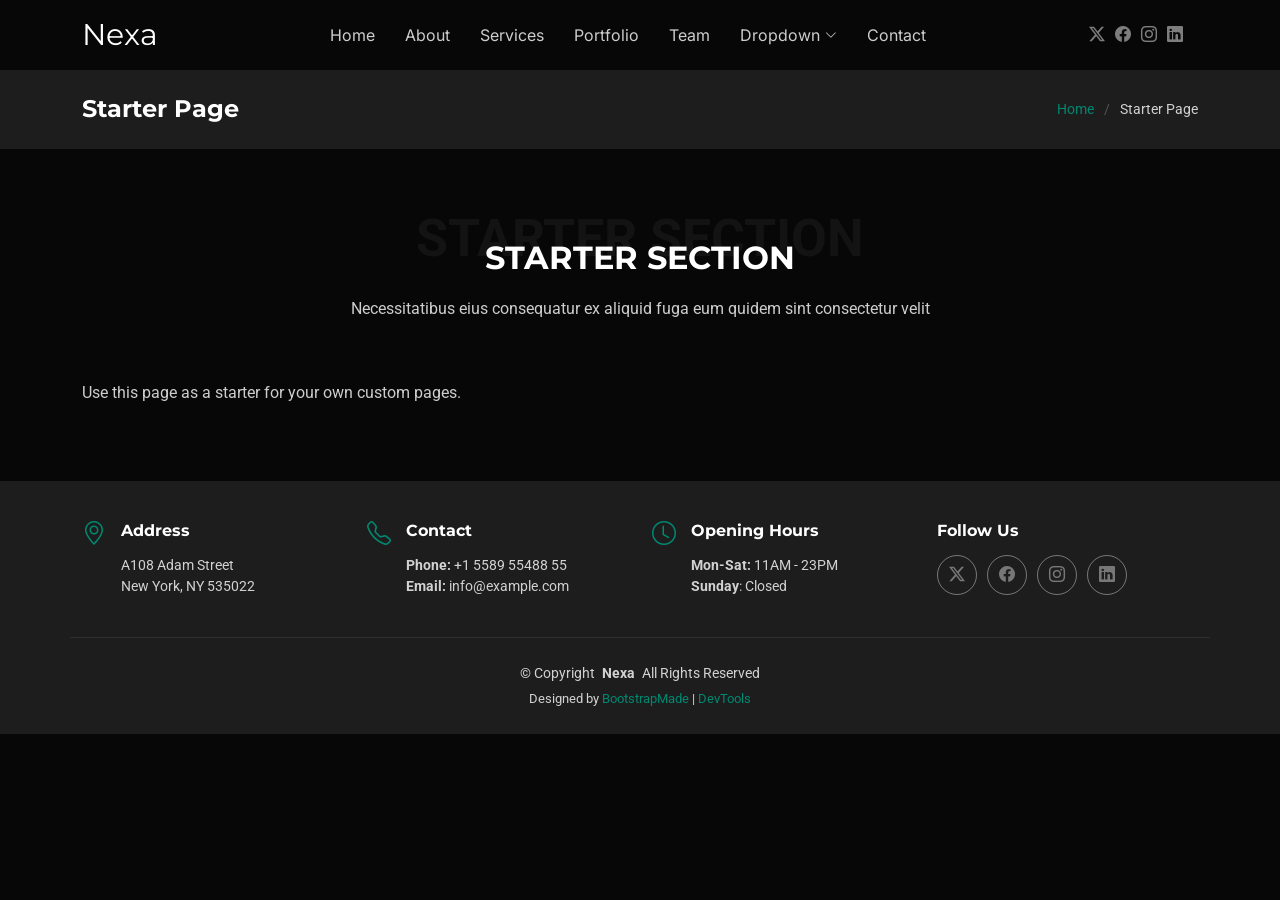
<file: Nexa/starter-page.html>
<!DOCTYPE html>
<html lang="en">

<head>
  <meta charset="utf-8">
  <meta content="width=device-width, initial-scale=1.0" name="viewport">
  <title>Starter Page - Nexa Bootstrap Template</title>
  <meta name="description" content="">
  <meta name="keywords" content="">

  <!-- Favicons -->
  <link href="assets/img/favicon.png" rel="icon">
  <link href="assets/img/apple-touch-icon.png" rel="apple-touch-icon">

  <!-- Fonts -->
  <link href="https://fonts.googleapis.com" rel="preconnect">
  <link href="https://fonts.gstatic.com" rel="preconnect" crossorigin>
  <link href="https://fonts.googleapis.com/css2?family=Roboto:ital,wght@0,100;0,300;0,400;0,500;0,700;0,900;1,100;1,300;1,400;1,500;1,700;1,900&family=Montserrat:ital,wght@0,100;0,200;0,300;0,400;0,500;0,600;0,700;0,800;0,900;1,100;1,200;1,300;1,400;1,500;1,600;1,700;1,800;1,900&family=Inter:wght@100;200;300;400;500;600;700;800;900&display=swap" rel="stylesheet">

  <!-- Vendor CSS Files -->
  <link href="assets/vendor/bootstrap/css/bootstrap.min.css" rel="stylesheet">
  <link href="assets/vendor/bootstrap-icons/bootstrap-icons.css" rel="stylesheet">
  <link href="assets/vendor/aos/aos.css" rel="stylesheet">
  <link href="assets/vendor/glightbox/css/glightbox.min.css" rel="stylesheet">
  <link href="assets/vendor/swiper/swiper-bundle.min.css" rel="stylesheet">

  <!-- Main CSS File -->
  <link href="assets/css/main.css" rel="stylesheet">

  <!-- =======================================================
  * Template Name: Nexa
  * Template URL: https://bootstrapmade.com/nexa-bootstrap-agency-template/
  * Updated: Aug 19 2025 with Bootstrap v5.3.7
  * Author: BootstrapMade.com
  * License: https://bootstrapmade.com/license/
  ======================================================== -->
</head>

<body class="starter-page-page">

  <header id="header" class="header d-flex align-items-center sticky-top">
    <div class="container position-relative d-flex align-items-center justify-content-between">

      <a href="index.html" class="logo d-flex align-items-center me-auto me-xl-0">
        <!-- Uncomment the line below if you also wish to use an image logo -->
        <!-- <img src="assets/img/logo.webp" alt=""> -->
        <h1 class="sitename">Nexa</h1>
      </a>

      <nav id="navmenu" class="navmenu">
        <ul>
          <li><a href="#hero">Home</a></li>
          <li><a href="#about">About</a></li>
          <li><a href="#services">Services</a></li>
          <li><a href="#portfolio">Portfolio</a></li>
          <li><a href="#team">Team</a></li>
          <li class="dropdown"><a href="#"><span>Dropdown</span> <i class="bi bi-chevron-down toggle-dropdown"></i></a>
            <ul>
              <li><a href="#">Dropdown 1</a></li>
              <li class="dropdown"><a href="#"><span>Deep Dropdown</span> <i class="bi bi-chevron-down toggle-dropdown"></i></a>
                <ul>
                  <li><a href="#">Deep Dropdown 1</a></li>
                  <li><a href="#">Deep Dropdown 2</a></li>
                  <li><a href="#">Deep Dropdown 3</a></li>
                  <li><a href="#">Deep Dropdown 4</a></li>
                  <li><a href="#">Deep Dropdown 5</a></li>
                </ul>
              </li>
              <li><a href="#">Dropdown 2</a></li>
              <li><a href="#">Dropdown 3</a></li>
              <li><a href="#">Dropdown 4</a></li>
            </ul>
          </li>
          <li><a href="#contact">Contact</a></li>
        </ul>
        <i class="mobile-nav-toggle d-xl-none bi bi-list"></i>
      </nav>

      <div class="header-social-links">
        <a href="#" class="twitter"><i class="bi bi-twitter-x"></i></a>
        <a href="#" class="facebook"><i class="bi bi-facebook"></i></a>
        <a href="#" class="instagram"><i class="bi bi-instagram"></i></a>
        <a href="#" class="linkedin"><i class="bi bi-linkedin"></i></a>
      </div>

    </div>
  </header>

  <main class="main">

    <!-- Page Title -->
    <div class="page-title light-background">
      <div class="container d-lg-flex justify-content-between align-items-center">
        <h1 class="mb-2 mb-lg-0">Starter Page</h1>
        <nav class="breadcrumbs">
          <ol>
            <li><a href="index.html">Home</a></li>
            <li class="current">Starter Page</li>
          </ol>
        </nav>
      </div>
    </div><!-- End Page Title -->

    <!-- Starter Section Section -->
    <section id="starter-section" class="starter-section section">

      <!-- Section Title -->
      <div class="container section-title" data-aos="fade-up">
        <span class="description-title">Starter Section</span>
        <h2>Starter Section</h2>
        <p>Necessitatibus eius consequatur ex aliquid fuga eum quidem sint consectetur velit</p>
      </div><!-- End Section Title -->

      <div class="container" data-aos="fade-up">
        <p>Use this page as a starter for your own custom pages.</p>
      </div>

    </section><!-- /Starter Section Section -->

  </main>

  <footer id="footer" class="footer light-background">

    <div class="container">
      <div class="row gy-3">
        <div class="col-lg-3 col-md-6 d-flex">
          <i class="bi bi-geo-alt icon"></i>
          <div class="address">
            <h4>Address</h4>
            <p>A108 Adam Street</p>
            <p>New York, NY 535022</p>
            <p></p>
          </div>

        </div>

        <div class="col-lg-3 col-md-6 d-flex">
          <i class="bi bi-telephone icon"></i>
          <div>
            <h4>Contact</h4>
            <p>
              <strong>Phone:</strong> <span>+1 5589 55488 55</span><br>
              <strong>Email:</strong> <span>info@example.com</span><br>
            </p>
          </div>
        </div>

        <div class="col-lg-3 col-md-6 d-flex">
          <i class="bi bi-clock icon"></i>
          <div>
            <h4>Opening Hours</h4>
            <p>
              <strong>Mon-Sat:</strong> <span>11AM - 23PM</span><br>
              <strong>Sunday</strong>: <span>Closed</span>
            </p>
          </div>
        </div>

        <div class="col-lg-3 col-md-6">
          <h4>Follow Us</h4>
          <div class="social-links d-flex">
            <a href="#" class="twitter"><i class="bi bi-twitter-x"></i></a>
            <a href="#" class="facebook"><i class="bi bi-facebook"></i></a>
            <a href="#" class="instagram"><i class="bi bi-instagram"></i></a>
            <a href="#" class="linkedin"><i class="bi bi-linkedin"></i></a>
          </div>
        </div>

      </div>
    </div>

    <div class="container copyright text-center mt-4">
      <p>© <span>Copyright</span> <strong class="px-1 sitename">Nexa</strong> <span>All Rights Reserved</span></p>
      <div class="credits">
        <!-- All the links in the footer should remain intact. -->
        <!-- You can delete the links only if you've purchased the pro version. -->
        <!-- Licensing information: https://bootstrapmade.com/license/ -->
        <!-- Purchase the pro version with working PHP/AJAX contact form: [buy-url] -->
        Designed by <a href="https://bootstrapmade.com/">BootstrapMade</a> | <a href="https://bootstrapmade.com/tools/">DevTools</a>
      </div>
    </div>

  </footer>

  <!-- Scroll Top -->
  <a href="#" id="scroll-top" class="scroll-top d-flex align-items-center justify-content-center"><i class="bi bi-arrow-up-short"></i></a>

  <!-- Preloader -->
  <div id="preloader"></div>

  <!-- Vendor JS Files -->
  <script src="assets/vendor/bootstrap/js/bootstrap.bundle.min.js"></script>
  <script src="assets/vendor/php-email-form/validate.js"></script>
  <script src="assets/vendor/aos/aos.js"></script>
  <script src="assets/vendor/glightbox/js/glightbox.min.js"></script>
  <script src="assets/vendor/purecounter/purecounter_vanilla.js"></script>
  <script src="assets/vendor/swiper/swiper-bundle.min.js"></script>
  <script src="assets/vendor/imagesloaded/imagesloaded.pkgd.min.js"></script>
  <script src="assets/vendor/isotope-layout/isotope.pkgd.min.js"></script>

  <!-- Main JS File -->
  <script src="assets/js/main.js"></script>

</body>

</html>
</file>
<file: Arsha/assets/css/main.css>
/**
* Template Name: Arsha
* Template URL: https://bootstrapmade.com/arsha-free-bootstrap-html-template-corporate/
* Updated: Feb 22 2025 with Bootstrap v5.3.3
* Author: BootstrapMade.com
* License: https://bootstrapmade.com/license/
*/

/*--------------------------------------------------------------
# Font & Color Variables
# Help: https://bootstrapmade.com/color-system/
--------------------------------------------------------------*/
/* Fonts */
:root {
  --default-font: "Open Sans",  system-ui, -apple-system, "Segoe UI", Roboto, "Helvetica Neue", Arial, "Noto Sans", "Liberation Sans", sans-serif, "Apple Color Emoji", "Segoe UI Emoji", "Segoe UI Symbol", "Noto Color Emoji";
  --heading-font: "Jost",  sans-serif;
  --nav-font: "Poppins",  sans-serif;
}

/* Global Colors - The following color variables are used throughout the website. Updating them here will change the color scheme of the entire website */
:root { 
  --background-color: #ffffff; /* Background color for the entire website, including individual sections */
  --default-color: #444444; /* Default color used for the majority of the text content across the entire website */
  --heading-color: #37517e; /* Color for headings, subheadings and title throughout the website */
  --accent-color: #47b2e4; /* Accent color that represents your brand on the website. It's used for buttons, links, and other elements that need to stand out */
  --surface-color: #ffffff; /* The surface color is used as a background of boxed elements within sections, such as cards, icon boxes, or other elements that require a visual separation from the global background. */
  --contrast-color: #ffffff; /* Contrast color for text, ensuring readability against backgrounds of accent, heading, or default colors. */
}

/* Nav Menu Colors - The following color variables are used specifically for the navigation menu. They are separate from the global colors to allow for more customization options */
:root {
  --nav-color: #ffffff;  /* The default color of the main navmenu links */
  --nav-hover-color: #47b2e4; /* Applied to main navmenu links when they are hovered over or active */
  --nav-mobile-background-color: #ffffff; /* Used as the background color for mobile navigation menu */
  --nav-dropdown-background-color: #ffffff; /* Used as the background color for dropdown items that appear when hovering over primary navigation items */
  --nav-dropdown-color: #444444; /* Used for navigation links of the dropdown items in the navigation menu. */
  --nav-dropdown-hover-color: #47b2e4; /* Similar to --nav-hover-color, this color is applied to dropdown navigation links when they are hovered over. */
}

/* Color Presets - These classes override global colors when applied to any section or element, providing reuse of the sam color scheme. */

.light-background {
  --background-color: #f5f6f8;
  --surface-color: #ffffff;
}

.dark-background {
  --background-color: #37517e;
  --default-color: #ffffff;
  --heading-color: #ffffff;
  --surface-color: #4668a2;
  --contrast-color: #ffffff;
}

/* Smooth scroll */
:root {
  scroll-behavior: smooth;
}

/*--------------------------------------------------------------
# General Styling & Shared Classes
--------------------------------------------------------------*/
body {
  color: var(--default-color);
  background-color: var(--background-color);
  font-family: var(--default-font);
}

a {
  color: var(--accent-color);
  text-decoration: none;
  transition: 0.3s;
}

a:hover {
  color: color-mix(in srgb, var(--accent-color), transparent 25%);
  text-decoration: none;
}

h1,
h2,
h3,
h4,
h5,
h6 {
  color: var(--heading-color);
  font-family: var(--heading-font);
}

/* PHP Email Form Messages
------------------------------*/
.php-email-form .error-message {
  display: none;
  background: #df1529;
  color: #ffffff;
  text-align: left;
  padding: 15px;
  margin-bottom: 24px;
  font-weight: 600;
}

.php-email-form .sent-message {
  display: none;
  color: #ffffff;
  background: #059652;
  text-align: center;
  padding: 15px;
  margin-bottom: 24px;
  font-weight: 600;
}

.php-email-form .loading {
  display: none;
  background: var(--surface-color);
  text-align: center;
  padding: 15px;
  margin-bottom: 24px;
}

.php-email-form .loading:before {
  content: "";
  display: inline-block;
  border-radius: 50%;
  width: 24px;
  height: 24px;
  margin: 0 10px -6px 0;
  border: 3px solid var(--accent-color);
  border-top-color: var(--surface-color);
  animation: php-email-form-loading 1s linear infinite;
}

@keyframes php-email-form-loading {
  0% {
    transform: rotate(0deg);
  }

  100% {
    transform: rotate(360deg);
  }
}

/*--------------------------------------------------------------
# Global Header
--------------------------------------------------------------*/
.header {
  --background-color: #3d4d6a;
  --heading-color: #ffffff;
  color: var(--default-color);
  background-color: var(--background-color);
  padding: 15px 0;
  transition: all 0.5s;
  z-index: 997;
}

.header .logo {
  line-height: 1;
}

.header .logo img {
  max-height: 36px;
  margin-right: 8px;
}

.header .logo h1 {
  font-size: 30px;
  margin: 0;
  font-weight: 500;
  color: var(--heading-color);
  letter-spacing: 2px;
  text-transform: uppercase;
}

.header .btn-getstarted,
.header .btn-getstarted:focus {
  color: var(--contrast-color);
  background: var(--accent-color);
  font-size: 14px;
  padding: 8px 25px;
  margin: 0 0 0 30px;
  border-radius: 50px;
  transition: 0.3s;
}

.header .btn-getstarted:hover,
.header .btn-getstarted:focus:hover {
  color: var(--contrast-color);
  background: color-mix(in srgb, var(--accent-color), transparent 15%);
}

@media (max-width: 1200px) {
  .header .logo {
    order: 1;
  }

  .header .btn-getstarted {
    order: 2;
    margin: 0 15px 0 0;
    padding: 6px 15px;
  }

  .header .navmenu {
    order: 3;
  }
}

/* Index Page Header
------------------------------*/
.index-page .header {
  --background-color: rgba(255, 255, 255, 0);
  --heading-color: #ffffff;
  --nav-color: #ffffff;
}

/* Index Page Header on Scroll
------------------------------*/
.index-page.scrolled .header {
  --background-color: rgba(40, 58, 90, 0.9);
}

/*--------------------------------------------------------------
# Navigation Menu
--------------------------------------------------------------*/
/* Desktop Navigation */
@media (min-width: 1200px) {
  .navmenu {
    padding: 0;
  }

  .navmenu ul {
    margin: 0;
    padding: 0;
    display: flex;
    list-style: none;
    align-items: center;
  }

  .navmenu li {
    position: relative;
  }

  .navmenu a,
  .navmenu a:focus {
    color: var(--nav-color);
    padding: 18px 15px;
    font-size: 15px;
    font-family: var(--nav-font);
    font-weight: 400;
    display: flex;
    align-items: center;
    justify-content: space-between;
    white-space: nowrap;
    transition: 0.3s;
  }

  .navmenu a i,
  .navmenu a:focus i {
    font-size: 12px;
    line-height: 0;
    margin-left: 5px;
    transition: 0.3s;
  }

  .navmenu li:last-child a {
    padding-right: 0;
  }

  .navmenu li:hover>a,
  .navmenu .active,
  .navmenu .active:focus {
    color: var(--nav-hover-color);
  }

  .navmenu .dropdown ul {
    margin: 0;
    padding: 10px 0;
    background: var(--nav-dropdown-background-color);
    display: block;
    position: absolute;
    visibility: hidden;
    left: 14px;
    top: 130%;
    opacity: 0;
    transition: 0.3s;
    border-radius: 4px;
    z-index: 99;
    box-shadow: 0px 0px 30px rgba(0, 0, 0, 0.1);
  }

  .navmenu .dropdown ul li {
    min-width: 200px;
  }

  .navmenu .dropdown ul a {
    padding: 10px 20px;
    font-size: 15px;
    text-transform: none;
    color: var(--nav-dropdown-color);
  }

  .navmenu .dropdown ul a i {
    font-size: 12px;
  }

  .navmenu .dropdown ul a:hover,
  .navmenu .dropdown ul .active:hover,
  .navmenu .dropdown ul li:hover>a {
    color: var(--nav-dropdown-hover-color);
  }

  .navmenu .dropdown:hover>ul {
    opacity: 1;
    top: 100%;
    visibility: visible;
  }

  .navmenu .dropdown .dropdown ul {
    top: 0;
    left: -90%;
    visibility: hidden;
  }

  .navmenu .dropdown .dropdown:hover>ul {
    opacity: 1;
    top: 0;
    left: -100%;
    visibility: visible;
  }

  .navmenu .megamenu {
    position: static;
  }

  .navmenu .megamenu ul {
    margin: 0;
    padding: 10px;
    background: var(--nav-dropdown-background-color);
    box-shadow: 0px 0px 20px rgba(0, 0, 0, 0.1);
    position: absolute;
    top: 130%;
    left: 0;
    right: 0;
    visibility: hidden;
    opacity: 0;
    display: flex;
    transition: 0.3s;
    border-radius: 4px;
    z-index: 99;
  }

  .navmenu .megamenu ul li {
    flex: 1;
  }

  .navmenu .megamenu ul li a,
  .navmenu .megamenu ul li:hover>a {
    padding: 10px 20px;
    font-size: 15px;
    color: var(--nav-dropdown-color);
  }

  .navmenu .megamenu ul li a:hover,
  .navmenu .megamenu ul li .active,
  .navmenu .megamenu ul li .active:hover {
    color: var(--nav-dropdown-hover-color);
  }

  .navmenu .megamenu:hover>ul {
    opacity: 1;
    top: 100%;
    visibility: visible;
  }

  .navmenu .dd-box-shadow {
    box-shadow: 0px 0px 30px rgba(0, 0, 0, 0.1);
  }
}

/* Mobile Navigation */
@media (max-width: 1199px) {
  .mobile-nav-toggle {
    color: var(--nav-color);
    font-size: 28px;
    line-height: 0;
    margin-right: 10px;
    cursor: pointer;
    transition: color 0.3s;
  }

  .navmenu {
    padding: 0;
    z-index: 9997;
  }

  .navmenu ul {
    display: none;
    list-style: none;
    position: absolute;
    inset: 60px 20px 20px 20px;
    padding: 10px 0;
    margin: 0;
    border-radius: 6px;
    background-color: var(--nav-mobile-background-color);
    overflow-y: auto;
    transition: 0.3s;
    z-index: 9998;
    box-shadow: 0px 0px 30px rgba(0, 0, 0, 0.1);
  }

  .navmenu a,
  .navmenu a:focus {
    color: var(--nav-dropdown-color);
    padding: 10px 20px;
    font-family: var(--nav-font);
    font-size: 17px;
    font-weight: 500;
    display: flex;
    align-items: center;
    justify-content: space-between;
    white-space: nowrap;
    transition: 0.3s;
  }

  .navmenu a i,
  .navmenu a:focus i {
    font-size: 12px;
    line-height: 0;
    margin-left: 5px;
    width: 30px;
    height: 30px;
    display: flex;
    align-items: center;
    justify-content: center;
    border-radius: 50%;
    transition: 0.3s;
    background-color: color-mix(in srgb, var(--accent-color), transparent 90%);
  }

  .navmenu a i:hover,
  .navmenu a:focus i:hover {
    background-color: var(--accent-color);
    color: var(--contrast-color);
  }

  .navmenu a:hover,
  .navmenu .active,
  .navmenu .active:focus {
    color: var(--nav-dropdown-hover-color);
  }

  .navmenu .active i,
  .navmenu .active:focus i {
    background-color: var(--accent-color);
    color: var(--contrast-color);
    transform: rotate(180deg);
  }

  .navmenu .dropdown ul {
    position: static;
    display: none;
    z-index: 99;
    padding: 10px 0;
    margin: 10px 20px;
    background-color: var(--nav-dropdown-background-color);
    border: 1px solid color-mix(in srgb, var(--default-color), transparent 90%);
    box-shadow: none;
    transition: all 0.5s ease-in-out;
  }

  .navmenu .dropdown ul ul {
    background-color: rgba(33, 37, 41, 0.1);
  }

  .navmenu .dropdown>.dropdown-active {
    display: block;
    background-color: rgba(33, 37, 41, 0.03);
  }

  .mobile-nav-active {
    overflow: hidden;
  }

  .mobile-nav-active .mobile-nav-toggle {
    color: #fff;
    position: absolute;
    font-size: 32px;
    top: 15px;
    right: 15px;
    margin-right: 0;
    z-index: 9999;
  }

  .mobile-nav-active .navmenu {
    position: fixed;
    overflow: hidden;
    inset: 0;
    background: rgba(33, 37, 41, 0.8);
    transition: 0.3s;
  }

  .mobile-nav-active .navmenu>ul {
    display: block;
  }
}

/*--------------------------------------------------------------
# Global Footer
--------------------------------------------------------------*/
.footer {
  color: var(--default-color);
  background-color: var(--background-color);
  font-size: 14px;
  padding-bottom: 50px;
  position: relative;
}

.footer .footer-newsletter {
  background-color: color-mix(in srgb, var(--heading-color), transparent 95%);
  padding: 50px 0;
}

.footer .footer-newsletter h4 {
  font-size: 24px;
}

.footer .footer-newsletter .newsletter-form {
  margin-top: 30px;
  margin-bottom: 15px;
  padding: 6px 8px;
  position: relative;
  background-color: color-mix(in srgb, var(--background-color), transparent 50%);
  border: 1px solid color-mix(in srgb, var(--default-color), transparent 90%);
  box-shadow: 0px 2px 25px rgba(0, 0, 0, 0.1);
  display: flex;
  transition: 0.3s;
  border-radius: 50px;
}

.footer .footer-newsletter .newsletter-form:focus-within {
  border-color: var(--accent-color);
}

.footer .footer-newsletter .newsletter-form input[type=email] {
  border: 0;
  padding: 4px;
  width: 100%;
  background-color: color-mix(in srgb, var(--background-color), transparent 50%);
  color: var(--default-color);
}

.footer .footer-newsletter .newsletter-form input[type=email]:focus-visible {
  outline: none;
}

.footer .footer-newsletter .newsletter-form input[type=submit] {
  border: 0;
  font-size: 16px;
  padding: 0 20px;
  margin: -7px -8px -7px 0;
  background: var(--accent-color);
  color: var(--contrast-color);
  transition: 0.3s;
  border-radius: 50px;
}

.footer .footer-newsletter .newsletter-form input[type=submit]:hover {
  background: color-mix(in srgb, var(--accent-color), transparent 20%);
}

.footer .footer-top {
  padding-top: 50px;
}

.footer .social-links a {
  display: flex;
  align-items: center;
  justify-content: center;
  width: 40px;
  height: 40px;
  border-radius: 50%;
  border: 1px solid color-mix(in srgb, var(--default-color), transparent 50%);
  font-size: 16px;
  color: color-mix(in srgb, var(--default-color), transparent 20%);
  margin-right: 10px;
  transition: 0.3s;
}

.footer .social-links a:hover {
  color: var(--accent-color);
  border-color: var(--accent-color);
}

.footer h4 {
  font-size: 16px;
  font-weight: bold;
  position: relative;
  padding-bottom: 12px;
}

.footer .footer-links {
  margin-bottom: 30px;
}

.footer .footer-links ul {
  list-style: none;
  padding: 0;
  margin: 0;
}

.footer .footer-links ul i {
  margin-right: 3px;
  font-size: 12px;
  line-height: 0;
  color: var(--accent-color);
}

.footer .footer-links ul li {
  padding: 10px 0;
  display: flex;
  align-items: center;
}

.footer .footer-links ul li:first-child {
  padding-top: 0;
}

.footer .footer-links ul a {
  display: inline-block;
  color: color-mix(in srgb, var(--default-color), transparent 20%);
  line-height: 1;
}

.footer .footer-links ul a:hover {
  color: var(--accent-color);
}

.footer .footer-about a {
  color: var(--heading-color);
  font-size: 28px;
  font-weight: 600;
  text-transform: uppercase;
  font-family: var(--heading-font);
}

.footer .footer-contact p {
  margin-bottom: 5px;
}

.footer .copyright {
  padding-top: 25px;
  padding-bottom: 25px;
  border-top: 1px solid color-mix(in srgb, var(--default-color), transparent 90%);
}

.footer .copyright p {
  margin-bottom: 0;
}

.footer .credits {
  margin-top: 6px;
  font-size: 13px;
}

/*--------------------------------------------------------------
# Preloader
--------------------------------------------------------------*/
#preloader {
  position: fixed;
  inset: 0;
  z-index: 999999;
  overflow: hidden;
  background: var(--background-color);
  transition: all 0.6s ease-out;
}

#preloader:before {
  content: "";
  position: fixed;
  top: calc(50% - 30px);
  left: calc(50% - 30px);
  border: 6px solid #ffffff;
  border-color: var(--accent-color) transparent var(--accent-color) transparent;
  border-radius: 50%;
  width: 60px;
  height: 60px;
  animation: animate-preloader 1.5s linear infinite;
}

@keyframes animate-preloader {
  0% {
    transform: rotate(0deg);
  }

  100% {
    transform: rotate(360deg);
  }
}

/*--------------------------------------------------------------
# Scroll Top Button
--------------------------------------------------------------*/
.scroll-top {
  position: fixed;
  visibility: hidden;
  opacity: 0;
  right: 15px;
  bottom: -15px;
  z-index: 99999;
  background-color: var(--accent-color);
  width: 44px;
  height: 44px;
  border-radius: 50px;
  transition: all 0.4s;
}

.scroll-top i {
  font-size: 24px;
  color: var(--contrast-color);
  line-height: 0;
}

.scroll-top:hover {
  background-color: color-mix(in srgb, var(--accent-color), transparent 20%);
  color: var(--contrast-color);
}

.scroll-top.active {
  visibility: visible;
  opacity: 1;
  bottom: 15px;
}

/*--------------------------------------------------------------
# Disable aos animation delay on mobile devices
--------------------------------------------------------------*/
@media screen and (max-width: 768px) {
  [data-aos-delay] {
    transition-delay: 0 !important;
  }
}

/*--------------------------------------------------------------
# Global Page Titles & Breadcrumbs
--------------------------------------------------------------*/
.page-title {
  --background-color: color-mix(in srgb, var(--default-color), transparent 96%);
  color: var(--default-color);
  background-color: var(--background-color);
  padding: 20px 0;
  position: relative;
}

.page-title h1 {
  font-size: 28px;
  font-weight: 700;
  margin: 0;
}

.page-title .breadcrumbs ol {
  display: flex;
  flex-wrap: wrap;
  list-style: none;
  padding: 0 0 10px 0;
  margin: 0;
  font-size: 14px;
}

.page-title .breadcrumbs ol li+li {
  padding-left: 10px;
}

.page-title .breadcrumbs ol li+li::before {
  content: "/";
  display: inline-block;
  padding-right: 10px;
  color: color-mix(in srgb, var(--default-color), transparent 70%);
}

/*--------------------------------------------------------------
# Global Sections
--------------------------------------------------------------*/
section,
.section {
  color: var(--default-color);
  background-color: var(--background-color);
  padding: 60px 0;
  scroll-margin-top: 88px;
  overflow: clip;
}

@media (max-width: 1199px) {

  section,
  .section {
    scroll-margin-top: 66px;
  }
}

/*--------------------------------------------------------------
# Global Section Titles
--------------------------------------------------------------*/
.section-title {
  text-align: center;
  padding-bottom: 60px;
  position: relative;
}

.section-title h2 {
  font-size: 32px;
  font-weight: 700;
  margin-bottom: 20px;
  padding-bottom: 20px;
  text-transform: uppercase;
  position: relative;
}

.section-title h2:before {
  content: "";
  position: absolute;
  display: block;
  width: 160px;
  height: 1px;
  background: color-mix(in srgb, var(--default-color), transparent 60%);
  left: 0;
  right: 0;
  bottom: 1px;
  margin: auto;
}

.section-title h2::after {
  content: "";
  position: absolute;
  display: block;
  width: 60px;
  height: 3px;
  background: var(--accent-color);
  left: 0;
  right: 0;
  bottom: 0;
  margin: auto;
}

.section-title p {
  margin-bottom: 0;
}

/*--------------------------------------------------------------
# Hero Section
--------------------------------------------------------------*/
.hero {
  width: 100%;
  min-height: 80vh;
  position: relative;
  padding: 120px 0 60px 0;
  display: flex;
  align-items: center;
}

.hero h1 {
  margin: 0;
  font-size: 48px;
  font-weight: 700;
  line-height: 56px;
}

.hero p {
  color: color-mix(in srgb, var(--default-color), transparent 30%);
  margin: 5px 0 30px 0;
  font-size: 22px;
  line-height: 1.3;
  font-weight: 600;
}

.hero .btn-get-started {
  color: var(--contrast-color);
  background: var(--accent-color);
  font-family: var(--heading-font);
  font-weight: 500;
  font-size: 15px;
  letter-spacing: 1px;
  display: inline-block;
  padding: 10px 28px 12px 28px;
  border-radius: 50px;
  transition: 0.5s;
}

.hero .btn-get-started:hover {
  color: var(--contrast-color);
  background: color-mix(in srgb, var(--accent-color), transparent 15%);
}

.hero .btn-watch-video {
  font-size: 16px;
  transition: 0.5s;
  margin-left: 25px;
  color: var(--default-color);
  font-weight: 600;
}

.hero .btn-watch-video i {
  color: var(--contrast-color);
  font-size: 32px;
  transition: 0.3s;
  line-height: 0;
  margin-right: 8px;
}

.hero .btn-watch-video:hover {
  color: var(--accent-color);
}

.hero .btn-watch-video:hover i {
  color: color-mix(in srgb, var(--accent-color), transparent 15%);
}

.hero .animated {
  animation: up-down 2s ease-in-out infinite alternate-reverse both;
}

@media (max-width: 640px) {
  .hero h1 {
    font-size: 28px;
    line-height: 36px;
  }

  .hero p {
    font-size: 18px;
    line-height: 24px;
    margin-bottom: 30px;
  }

  .hero .btn-get-started,
  .hero .btn-watch-video {
    font-size: 13px;
  }
}

@keyframes up-down {
  0% {
    transform: translateY(10px);
  }

  100% {
    transform: translateY(-10px);
  }
}

/*--------------------------------------------------------------
# Clients Section
--------------------------------------------------------------*/
.clients {
  padding: 12px 0;
}

.clients .swiper {
  padding: 10px 0;
}

.clients .swiper-wrapper {
  height: auto;
}

.clients .swiper-slide img {
  transition: 0.3s;
  padding: 0 10px;
}

.clients .swiper-slide img:hover {
  transform: scale(1.1);
}

/*--------------------------------------------------------------
# About Section
--------------------------------------------------------------*/
.about ul {
  list-style: none;
  padding: 0;
}

.about ul li {
  padding-bottom: 5px;
  display: flex;
  align-items: center;
}

.about ul i {
  font-size: 20px;
  padding-right: 4px;
  color: var(--accent-color);
}

.about .read-more {
  color: var(--accent-color);
  font-family: var(--heading-font);
  font-weight: 500;
  font-size: 16px;
  letter-spacing: 1px;
  padding: 8px 28px;
  border-radius: 5px;
  transition: 0.3s;
  display: inline-flex;
  align-items: center;
  justify-content: center;
  border: 2px solid var(--accent-color);
}

.about .read-more i {
  font-size: 18px;
  margin-left: 5px;
  line-height: 0;
  transition: 0.3s;
}

.about .read-more:hover {
  background: var(--accent-color);
  color: var(--contrast-color);
}

.about .read-more:hover i {
  transform: translate(5px, 0);
}

/*--------------------------------------------------------------
# Why Us Section
--------------------------------------------------------------*/
.why-us {
  padding: 30px 0;
}

.why-us .content h3 {
  font-weight: 400;
  font-size: 34px;
}

.why-us .content p {
  color: color-mix(in srgb, var(--default-color), transparent 30%);
}

.why-us .faq-container .faq-item {
  background-color: var(--surface-color);
  position: relative;
  padding: 20px;
  margin-bottom: 20px;
  box-shadow: 0px 5px 25px 0px rgba(0, 0, 0, 0.1);
  overflow: hidden;
}

.why-us .faq-container .faq-item:last-child {
  margin-bottom: 0;
}

.why-us .faq-container .faq-item h3 {
  font-weight: 500;
  font-size: 17px;
  line-height: 24px;
  margin: 0 30px 0 0;
  transition: 0.3s;
  cursor: pointer;
}

.why-us .faq-container .faq-item h3 span {
  color: var(--accent-color);
  padding-right: 5px;
  font-weight: 600;
}

.why-us .faq-container .faq-item h3:hover {
  color: var(--accent-color);
}

.why-us .faq-container .faq-item .faq-content {
  display: grid;
  grid-template-rows: 0fr;
  transition: 0.3s ease-in-out;
  visibility: hidden;
  opacity: 0;
}

.why-us .faq-container .faq-item .faq-content p {
  margin-bottom: 0;
  overflow: hidden;
}

.why-us .faq-container .faq-item .faq-icon {
  position: absolute;
  top: 22px;
  left: 20px;
  font-size: 22px;
  line-height: 0;
  transition: 0.3s;
  color: var(--accent-color);
}

.why-us .faq-container .faq-item .faq-toggle {
  position: absolute;
  top: 20px;
  right: 20px;
  font-size: 16px;
  line-height: 0;
  transition: 0.3s;
  cursor: pointer;
}

.why-us .faq-container .faq-item .faq-toggle:hover {
  color: var(--accent-color);
}

.why-us .faq-container .faq-active h3 {
  color: var(--accent-color);
}

.why-us .faq-container .faq-active .faq-content {
  grid-template-rows: 1fr;
  visibility: visible;
  opacity: 1;
  padding-top: 10px;
}

.why-us .faq-container .faq-active .faq-toggle {
  transform: rotate(90deg);
  color: var(--accent-color);
}

.why-us .why-us-img {
  display: flex;
  align-items: center;
  justify-content: center;
}

.why-us .why-us-img img {
  max-height: 70%;
}

/*--------------------------------------------------------------
# Skills Section
--------------------------------------------------------------*/
.skills .content h3 {
  font-size: 2rem;
  font-weight: 700;
}

.skills .content p {
  color: color-mix(in srgb, var(--default-color), transparent 30%);
}

.skills .content p:last-child {
  margin-bottom: 0;
}

.skills .content ul {
  list-style: none;
  padding: 0;
}

.skills .content ul li {
  padding-bottom: 10px;
}

.skills .progress {
  height: 60px;
  display: block;
  background: none;
  border-radius: 0;
}

.skills .progress .skill {
  color: var(--default-color);
  padding: 0;
  margin: 0 0 6px 0;
  text-transform: uppercase;
  display: block;
  font-weight: 600;
  font-family: var(--heading-font);
}

.skills .progress .skill .val {
  float: right;
  font-style: normal;
}

.skills .progress-bar-wrap {
  background: color-mix(in srgb, var(--heading-color), transparent 90%);
  height: 10px;
}

.skills .progress-bar {
  width: 1px;
  height: 10px;
  transition: 0.9s;
  background-color: var(--heading-color);
}

/*--------------------------------------------------------------
# Services Section
--------------------------------------------------------------*/
.services .service-item {
  background-color: var(--surface-color);
  box-shadow: 0px 5px 90px 0px rgba(0, 0, 0, 0.1);
  padding: 50px 30px;
  transition: all ease-in-out 0.4s;
  height: 100%;
}

.services .service-item .icon {
  margin-bottom: 10px;
}

.services .service-item .icon i {
  color: var(--accent-color);
  font-size: 36px;
  transition: 0.3s;
}

.services .service-item h4 {
  font-weight: 700;
  margin-bottom: 15px;
  font-size: 20px;
}

.services .service-item h4 a {
  color: var(--heading-color);
  transition: ease-in-out 0.3s;
}

.services .service-item p {
  line-height: 24px;
  font-size: 14px;
  margin-bottom: 0;
}

.services .service-item:hover {
  transform: translateY(-10px);
}

.services .service-item:hover h4 a {
  color: var(--accent-color);
}

/*--------------------------------------------------------------
# Work Process Section
--------------------------------------------------------------*/
.work-process .steps-item {
  background: var(--surface-color);
  border-radius: 20px;
  height: 100%;
  transition: all 0.3s ease-in-out;
  box-shadow: 0 5px 20px color-mix(in srgb, var(--default-color), transparent 92%);
}

.work-process .steps-item .steps-image {
  border-radius: 20px 20px 0 0;
  overflow: hidden;
}

.work-process .steps-item:hover {
  transform: translateY(-10px);
  box-shadow: 0 15px 30px color-mix(in srgb, var(--accent-color), transparent 85%);
}

.work-process .steps-item:hover .steps-number {
  background: var(--accent-color);
  color: var(--contrast-color);
}

.work-process .steps-item:hover .steps-image img {
  transform: scale(1.1);
}

.work-process .steps-image {
  position: relative;
  height: 280px;
}

.work-process .steps-image img {
  width: 100%;
  height: 100%;
  object-fit: cover;
  transition: transform 0.6s ease;
}

.work-process .steps-content {
  position: relative;
  padding: 40px 30px 30px;
}

.work-process .steps-content .steps-number {
  position: absolute;
  left: 30px;
  top: -30px;
  width: 60px;
  height: 60px;
  background: var(--accent-color);
  color: var(--contrast-color);
  border-radius: 50%;
  font-family: var(--heading-font);
  font-size: 24px;
  font-weight: 700;
  display: flex;
  align-items: center;
  justify-content: center;
  transition: all 0.3s ease-in-out;
}

.work-process .steps-content h3 {
  font-size: 24px;
  font-weight: 700;
  margin-bottom: 15px;
}

.work-process .steps-content p {
  font-size: 15px;
  color: color-mix(in srgb, var(--default-color), transparent 20%);
  margin-bottom: 25px;
}

.work-process .steps-features .feature-item {
  display: flex;
  align-items: center;
  margin-bottom: 12px;
}

.work-process .steps-features .feature-item:last-child {
  margin-bottom: 0;
}

.work-process .steps-features .feature-item i {
  color: var(--accent-color);
  font-size: 18px;
  margin-right: 10px;
}

.work-process .steps-features .feature-item span {
  font-size: 14px;
  color: color-mix(in srgb, var(--default-color), transparent 15%);
}

@media (max-width: 1199px) {
  .work-process .steps-image {
    height: 240px;
  }

  .work-process .steps-content {
    padding: 35px 25px 25px;
  }

  .work-process .steps-content h3 {
    font-size: 22px;
  }
}

@media (max-width: 991px) {
  .work-process .steps-item {
    margin-bottom: 30px;
  }

  .work-process .steps-image {
    height: 220px;
  }

  .work-process .steps-content {
    padding: 30px 20px 20px;
  }

  .work-process .steps-content .steps-number {
    width: 50px;
    height: 50px;
    font-size: 20px;
    left: 25px;
    top: -25px;
  }

  .work-process .steps-content h3 {
    font-size: 20px;
    margin-bottom: 12px;
  }

  .work-process .steps-content p {
    font-size: 14px;
    margin-bottom: 20px;
  }
}

/*--------------------------------------------------------------
# Call To Action Section
--------------------------------------------------------------*/
.call-to-action {
  padding: 120px 0;
  position: relative;
  clip-path: inset(0);
}

.call-to-action img {
  position: fixed;
  top: 0;
  left: 0;
  display: block;
  width: 100%;
  height: 100%;
  object-fit: cover;
  z-index: 1;
}

.call-to-action:before {
  content: "";
  background: color-mix(in srgb, var(--background-color), transparent 35%);
  position: absolute;
  inset: 0;
  z-index: 2;
}

.call-to-action .container {
  position: relative;
  z-index: 3;
}

.call-to-action h3 {
  color: var(--default-color);
  font-size: 28px;
  font-weight: 700;
}

.call-to-action p {
  color: var(--default-color);
}

.call-to-action .cta-btn {
  font-family: var(--heading-font);
  font-weight: 500;
  font-size: 16px;
  letter-spacing: 1px;
  display: inline-block;
  padding: 12px 40px;
  border-radius: 50px;
  transition: 0.5s;
  margin: 10px;
  border: 2px solid var(--contrast-color);
  color: var(--contrast-color);
}

.call-to-action .cta-btn:hover {
  background: var(--accent-color);
  border: 2px solid var(--accent-color);
}

/*--------------------------------------------------------------
# Portfolio Section
--------------------------------------------------------------*/
.portfolio .portfolio-filters {
  padding: 0;
  margin: 0 auto 20px auto;
  list-style: none;
  text-align: center;
}

.portfolio .portfolio-filters li {
  cursor: pointer;
  display: inline-block;
  padding: 8px 20px 10px 20px;
  margin: 0;
  font-size: 15px;
  font-weight: 500;
  line-height: 1;
  margin-bottom: 5px;
  border-radius: 50px;
  transition: all 0.3s ease-in-out;
  font-family: var(--heading-font);
}

.portfolio .portfolio-filters li:hover,
.portfolio .portfolio-filters li.filter-active {
  color: var(--contrast-color);
  background-color: var(--accent-color);
}

.portfolio .portfolio-filters li:first-child {
  margin-left: 0;
}

.portfolio .portfolio-filters li:last-child {
  margin-right: 0;
}

@media (max-width: 575px) {
  .portfolio .portfolio-filters li {
    font-size: 14px;
    margin: 0 0 10px 0;
  }
}

.portfolio .portfolio-item {
  position: relative;
  overflow: hidden;
}

.portfolio .portfolio-item .portfolio-info {
  opacity: 0;
  position: absolute;
  left: 12px;
  right: 12px;
  bottom: -100%;
  z-index: 3;
  transition: all ease-in-out 0.5s;
  background: color-mix(in srgb, var(--background-color), transparent 10%);
  padding: 15px;
}

.portfolio .portfolio-item .portfolio-info h4 {
  font-size: 18px;
  font-weight: 600;
  padding-right: 50px;
}

.portfolio .portfolio-item .portfolio-info p {
  color: color-mix(in srgb, var(--default-color), transparent 30%);
  font-size: 14px;
  margin-bottom: 0;
  padding-right: 50px;
}

.portfolio .portfolio-item .portfolio-info .preview-link,
.portfolio .portfolio-item .portfolio-info .details-link {
  position: absolute;
  right: 50px;
  font-size: 24px;
  top: calc(50% - 14px);
  color: color-mix(in srgb, var(--default-color), transparent 30%);
  transition: 0.3s;
  line-height: 0;
}

.portfolio .portfolio-item .portfolio-info .preview-link:hover,
.portfolio .portfolio-item .portfolio-info .details-link:hover {
  color: var(--accent-color);
}

.portfolio .portfolio-item .portfolio-info .details-link {
  right: 14px;
  font-size: 28px;
}

.portfolio .portfolio-item:hover .portfolio-info {
  opacity: 1;
  bottom: 0;
}

/*--------------------------------------------------------------
# Team Section
--------------------------------------------------------------*/
.team .team-member {
  background-color: var(--surface-color);
  box-shadow: 0px 2px 15px rgba(0, 0, 0, 0.1);
  position: relative;
  border-radius: 5px;
  transition: 0.5s;
  padding: 30px;
  height: 100%;
}

@media (max-width: 468px) {
  .team .team-member {
    flex-direction: column;
    justify-content: center !important;
    align-items: center !important;
  }
}

.team .team-member .pic {
  overflow: hidden;
  width: 150px;
  border-radius: 50%;
  flex-shrink: 0;
}

.team .team-member .pic img {
  transition: ease-in-out 0.3s;
}

.team .team-member:hover {
  transform: translateY(-10px);
}

.team .team-member .member-info {
  padding-left: 30px;
}

@media (max-width: 468px) {
  .team .team-member .member-info {
    padding: 30px 0 0 0;
    text-align: center;
  }
}

.team .team-member h4 {
  font-weight: 700;
  margin-bottom: 5px;
  font-size: 20px;
}

.team .team-member span {
  display: block;
  font-size: 15px;
  padding-bottom: 10px;
  position: relative;
  font-weight: 500;
}

.team .team-member span::after {
  content: "";
  position: absolute;
  display: block;
  width: 50px;
  height: 1px;
  background: color-mix(in srgb, var(--default-color), transparent 85%);
  bottom: 0;
  left: 0;
}

@media (max-width: 468px) {
  .team .team-member span::after {
    left: calc(50% - 25px);
  }
}

.team .team-member p {
  margin: 10px 0 0 0;
  font-size: 14px;
}

.team .team-member .social {
  margin-top: 12px;
  display: flex;
  align-items: center;
  justify-content: start;
  width: 100%;
}

@media (max-width: 468px) {
  .team .team-member .social {
    justify-content: center;
  }
}

.team .team-member .social a {
  background: color-mix(in srgb, var(--default-color), transparent 94%);
  transition: ease-in-out 0.3s;
  display: flex;
  align-items: center;
  justify-content: center;
  border-radius: 50px;
  width: 36px;
  height: 36px;
}

.team .team-member .social a i {
  color: color-mix(in srgb, var(--default-color), transparent 20%);
  font-size: 16px;
  margin: 0 2px;
}

.team .team-member .social a:hover {
  background: var(--accent-color);
}

.team .team-member .social a:hover i {
  color: var(--contrast-color);
}

.team .team-member .social a+a {
  margin-left: 8px;
}

/*--------------------------------------------------------------
# Pricing Section
--------------------------------------------------------------*/
.pricing .pricing-item {
  background-color: var(--surface-color);
  box-shadow: 0 3px 20px -2px rgba(0, 0, 0, 0.1);
  border-top: 4px solid var(--background-color);
  padding: 60px 40px;
  height: 100%;
  border-radius: 5px;
}

.pricing h3 {
  font-weight: 600;
  margin-bottom: 15px;
  font-size: 20px;
}

.pricing h4 {
  color: var(--accent-color);
  font-size: 48px;
  font-weight: 400;
  font-family: var(--heading-font);
  margin-bottom: 0;
}

.pricing h4 sup {
  font-size: 28px;
}

.pricing h4 span {
  color: color-mix(in srgb, var(--default-color), transparent 50%);
  font-size: 18px;
}

.pricing ul {
  padding: 20px 0;
  list-style: none;
  color: color-mix(in srgb, var(--default-color), transparent 30%);
  text-align: left;
  line-height: 20px;
}

.pricing ul li {
  padding: 10px 0;
  display: flex;
  align-items: center;
}

.pricing ul i {
  color: #059652;
  font-size: 24px;
  padding-right: 3px;
}

.pricing ul .na {
  color: color-mix(in srgb, var(--default-color), transparent 60%);
}

.pricing ul .na i {
  color: color-mix(in srgb, var(--default-color), transparent 60%);
}

.pricing ul .na span {
  text-decoration: line-through;
}

.pricing .buy-btn {
  color: var(--accent-color);
  display: inline-block;
  padding: 8px 35px 10px 35px;
  border-radius: 50px;
  transition: none;
  font-size: 16px;
  font-weight: 500;
  font-family: var(--heading-font);
  transition: 0.3s;
  border: 1px solid var(--accent-color);
}

.pricing .buy-btn:hover {
  background: var(--accent-color);
  color: var(--contrast-color);
}

.pricing .featured {
  border-top-color: var(--accent-color);
}

.pricing .featured .buy-btn {
  background: var(--accent-color);
  color: var(--contrast-color);
}

@media (max-width: 992px) {
  .pricing .box {
    max-width: 60%;
    margin: 0 auto 30px auto;
  }
}

@media (max-width: 767px) {
  .pricing .box {
    max-width: 80%;
    margin: 0 auto 30px auto;
  }
}

@media (max-width: 420px) {
  .pricing .box {
    max-width: 100%;
    margin: 0 auto 30px auto;
  }
}

/*--------------------------------------------------------------
# Testimonials Section
--------------------------------------------------------------*/
.testimonials .section-header {
  margin-bottom: 40px;
}

.testimonials .testimonials-carousel,
.testimonials .testimonials-slider {
  overflow: hidden;
}

.testimonials .testimonial-item {
  text-align: center;
}

.testimonials .testimonial-item .testimonial-img {
  width: 120px;
  border-radius: 50%;
  border: 4px solid var(--background-color);
  margin: 0 auto;
}

.testimonials .testimonial-item h3 {
  font-size: 20px;
  font-weight: bold;
  margin: 10px 0 5px 0;
}

.testimonials .testimonial-item h4 {
  font-size: 14px;
  color: color-mix(in srgb, var(--default-color), transparent 40%);
  margin: 0 0 15px 0;
}

.testimonials .testimonial-item .stars {
  margin-bottom: 15px;
}

.testimonials .testimonial-item .stars i {
  color: #ffc107;
  margin: 0 1px;
}

.testimonials .testimonial-item .quote-icon-left,
.testimonials .testimonial-item .quote-icon-right {
  color: color-mix(in srgb, var(--accent-color), transparent 50%);
  font-size: 26px;
  line-height: 0;
}

.testimonials .testimonial-item .quote-icon-left {
  display: inline-block;
  left: -5px;
  position: relative;
}

.testimonials .testimonial-item .quote-icon-right {
  display: inline-block;
  right: -5px;
  position: relative;
  top: 10px;
  transform: scale(-1, -1);
}

.testimonials .testimonial-item p {
  font-style: italic;
  margin: 0 auto 15px auto;
}

.testimonials .swiper-wrapper {
  height: auto;
}

.testimonials .swiper-pagination {
  margin-top: 20px;
  position: relative;
}

.testimonials .swiper-pagination .swiper-pagination-bullet {
  width: 12px;
  height: 12px;
  opacity: 1;
  background-color: color-mix(in srgb, var(--default-color), transparent 85%);
}

.testimonials .swiper-pagination .swiper-pagination-bullet-active {
  background-color: var(--accent-color);
}

@media (min-width: 992px) {
  .testimonials .testimonial-item p {
    width: 80%;
  }
}

/*--------------------------------------------------------------
# Faq 2 Section
--------------------------------------------------------------*/
.faq-2 .faq-container {
  margin-top: 15px;
}

.faq-2 .faq-container .faq-item {
  background-color: var(--surface-color);
  position: relative;
  padding: 20px;
  margin-bottom: 20px;
  overflow: hidden;
}

.faq-2 .faq-container .faq-item:last-child {
  margin-bottom: 0;
}

.faq-2 .faq-container .faq-item h3 {
  font-weight: 600;
  font-size: 18px;
  line-height: 24px;
  margin: 0 30px 0 32px;
  transition: 0.3s;
  cursor: pointer;
}

.faq-2 .faq-container .faq-item h3 span {
  color: var(--accent-color);
  padding-right: 5px;
}

.faq-2 .faq-container .faq-item h3:hover {
  color: var(--accent-color);
}

.faq-2 .faq-container .faq-item .faq-content {
  display: grid;
  grid-template-rows: 0fr;
  transition: 0.3s ease-in-out;
  visibility: hidden;
  opacity: 0;
}

.faq-2 .faq-container .faq-item .faq-content p {
  margin-bottom: 0;
  overflow: hidden;
}

.faq-2 .faq-container .faq-item .faq-icon {
  position: absolute;
  top: 22px;
  left: 20px;
  font-size: 20px;
  line-height: 0;
  transition: 0.3s;
  color: var(--accent-color);
}

.faq-2 .faq-container .faq-item .faq-toggle {
  position: absolute;
  top: 20px;
  right: 20px;
  font-size: 16px;
  line-height: 0;
  transition: 0.3s;
  cursor: pointer;
}

.faq-2 .faq-container .faq-item .faq-toggle:hover {
  color: var(--accent-color);
}

.faq-2 .faq-container .faq-active h3 {
  color: var(--accent-color);
}

.faq-2 .faq-container .faq-active .faq-content {
  grid-template-rows: 1fr;
  visibility: visible;
  opacity: 1;
  padding-top: 10px;
}

.faq-2 .faq-container .faq-active .faq-toggle {
  transform: rotate(90deg);
  color: var(--accent-color);
}

/*--------------------------------------------------------------
# Subscribe Section
--------------------------------------------------------------*/
.subscribe .container {
  padding: 80px 80px 0 80px;
  background: color-mix(in srgb, var(--default-color), transparent 96%);
  border-radius: 15px;
}

@media (max-width: 992px) {
  .subscribe .container {
    padding: 60px 60px 0 60px;
  }
}

@media (max-width: 575px) {
  .subscribe .container {
    padding: 25px 15px 0 15px;
    border-radius: 0;
  }
}

.subscribe .cta-content h2 {
  font-size: 2.5rem;
  font-weight: 700;
  margin-bottom: 1rem;
}

.subscribe .cta-content p {
  font-size: 1.1rem;
  margin-bottom: 2rem;
}

.subscribe .cta-form .form-control {
  height: 50px;
  border-radius: 25px 0 0 25px;
  border: 1px solid var(--accent-color);
  padding-left: 20px;
}

.subscribe .cta-form .form-control:focus {
  box-shadow: none;
  border-color: var(--accent-color);
}

.subscribe .cta-form .btn {
  height: 50px;
  border-radius: 0 25px 25px 0;
  background-color: var(--accent-color);
  border-color: var(--accent-color);
  color: var(--contrast-color);
  padding: 0 30px;
  font-weight: 600;
  transition: all 0.3s ease;
}

.subscribe .cta-form .btn:hover {
  background-color: color-mix(in srgb, var(--accent-color), black 10%);
  border-color: color-mix(in srgb, var(--accent-color), black 10%);
}

@media (max-width: 575px) {
  .subscribe .cta-form .btn {
    padding: 0 15px;
  }
}

@media (max-width: 991px) {
  .subscribe .cta-content {
    text-align: center;
    margin-bottom: 2rem;
  }

  .subscribe .cta-image {
    text-align: center;
  }
}

/*--------------------------------------------------------------
# Recent Blog Postst Section
--------------------------------------------------------------*/
.recent-blog-postst .post-item {
  background: var(--surface-color);
  box-shadow: 0px 2px 20px rgba(0, 0, 0, 0.1);
  transition: 0.3s;
}

.recent-blog-postst .post-item .post-img img {
  transition: 0.5s;
}

.recent-blog-postst .post-item .post-date {
  position: absolute;
  right: 0;
  bottom: 0;
  background-color: var(--accent-color);
  color: var(--contrast-color);
  text-transform: uppercase;
  font-size: 13px;
  padding: 6px 12px;
  font-weight: 500;
}

.recent-blog-postst .post-item .post-content {
  padding: 30px;
}

.recent-blog-postst .post-item .post-title {
  color: var(--heading-color);
  font-size: 20px;
  font-weight: 700;
  transition: 0.3s;
  margin-bottom: 15px;
}

.recent-blog-postst .post-item .meta i {
  font-size: 16px;
  color: var(--accent-color);
}

.recent-blog-postst .post-item .meta span {
  font-size: 15px;
  color: color-mix(in srgb, var(--default-color), transparent 50%);
}

.recent-blog-postst .post-item hr {
  color: color-mix(in srgb, var(--default-color), transparent 80%);
  margin: 20px 0;
}

.recent-blog-postst .post-item .readmore {
  display: flex;
  align-items: center;
  font-weight: 600;
  line-height: 1;
  transition: 0.3s;
  color: color-mix(in srgb, var(--default-color), transparent 40%);
}

.recent-blog-postst .post-item .readmore i {
  line-height: 0;
  margin-left: 6px;
  font-size: 16px;
}

.recent-blog-postst .post-item:hover .post-title,
.recent-blog-postst .post-item:hover .readmore {
  color: var(--accent-color);
}

.recent-blog-postst .post-item:hover .post-img img {
  transform: scale(1.1);
}

/*--------------------------------------------------------------
# Contact Section
--------------------------------------------------------------*/
.contact .info-wrap {
  background-color: var(--surface-color);
  box-shadow: 0px 0px 20px rgba(0, 0, 0, 0.1);
  border-top: 3px solid var(--accent-color);
  border-bottom: 3px solid var(--accent-color);
  padding: 30px;
  height: 100%;
}

@media (max-width: 575px) {
  .contact .info-wrap {
    padding: 20px;
  }
}

.contact .info-item {
  margin-bottom: 40px;
}

.contact .info-item i {
  font-size: 20px;
  color: var(--accent-color);
  background: color-mix(in srgb, var(--accent-color), transparent 92%);
  width: 44px;
  height: 44px;
  display: flex;
  justify-content: center;
  align-items: center;
  border-radius: 50px;
  transition: all 0.3s ease-in-out;
  margin-right: 15px;
}

.contact .info-item h3 {
  padding: 0;
  font-size: 18px;
  font-weight: 700;
  margin-bottom: 5px;
}

.contact .info-item p {
  padding: 0;
  margin-bottom: 0;
  font-size: 14px;
}

.contact .info-item:hover i {
  background: var(--accent-color);
  color: var(--contrast-color);
}

.contact .php-email-form {
  background-color: var(--surface-color);
  height: 100%;
  padding: 30px;
  border-top: 3px solid var(--accent-color);
  border-bottom: 3px solid var(--accent-color);
  box-shadow: 0px 0px 20px rgba(0, 0, 0, 0.1);
}

@media (max-width: 575px) {
  .contact .php-email-form {
    padding: 20px;
  }
}

.contact .php-email-form input[type=text],
.contact .php-email-form input[type=email],
.contact .php-email-form textarea {
  font-size: 14px;
  padding: 10px 15px;
  box-shadow: none;
  border-radius: 0;
  color: var(--default-color);
  background-color: color-mix(in srgb, var(--background-color), transparent 50%);
  border-color: color-mix(in srgb, var(--default-color), transparent 80%);
}

.contact .php-email-form input[type=text]:focus,
.contact .php-email-form input[type=email]:focus,
.contact .php-email-form textarea:focus {
  border-color: var(--accent-color);
}

.contact .php-email-form input[type=text]::placeholder,
.contact .php-email-form input[type=email]::placeholder,
.contact .php-email-form textarea::placeholder {
  color: color-mix(in srgb, var(--default-color), transparent 70%);
}

.contact .php-email-form button[type=submit] {
  color: var(--contrast-color);
  background: var(--accent-color);
  border: 0;
  padding: 10px 30px;
  transition: 0.4s;
  border-radius: 50px;
}

.contact .php-email-form button[type=submit]:hover {
  background: color-mix(in srgb, var(--accent-color), transparent 25%);
}

/*--------------------------------------------------------------
# Portfolio Details Section
--------------------------------------------------------------*/
.portfolio-details .portfolio-details-slider img {
  width: 100%;
}

.portfolio-details .portfolio-details-slider .swiper-pagination {
  margin-top: 20px;
  position: relative;
}

.portfolio-details .portfolio-details-slider .swiper-pagination .swiper-pagination-bullet {
  width: 12px;
  height: 12px;
  background-color: color-mix(in srgb, var(--default-color), transparent 85%);
  opacity: 1;
}

.portfolio-details .portfolio-details-slider .swiper-pagination .swiper-pagination-bullet-active {
  background-color: var(--accent-color);
}

.portfolio-details .portfolio-info {
  background-color: var(--surface-color);
  padding: 30px;
  box-shadow: 0px 0 30px rgba(0, 0, 0, 0.1);
}

.portfolio-details .portfolio-info h3 {
  font-size: 22px;
  font-weight: 700;
  margin-bottom: 20px;
  padding-bottom: 20px;
  border-bottom: 1px solid color-mix(in srgb, var(--default-color), transparent 85%);
}

.portfolio-details .portfolio-info ul {
  list-style: none;
  padding: 0;
  font-size: 15px;
}

.portfolio-details .portfolio-info ul li+li {
  margin-top: 10px;
}

.portfolio-details .portfolio-description {
  padding-top: 30px;
}

.portfolio-details .portfolio-description h2 {
  font-size: 26px;
  font-weight: 700;
  margin-bottom: 20px;
}

.portfolio-details .portfolio-description p {
  padding: 0;
  color: color-mix(in srgb, var(--default-color), transparent 30%);
}

/*--------------------------------------------------------------
# Service Details Section
--------------------------------------------------------------*/
.service-details .services-list {
  background-color: var(--surface-color);
  padding: 10px 30px;
  border: 1px solid color-mix(in srgb, var(--default-color), transparent 90%);
  margin-bottom: 20px;
}

.service-details .services-list a {
  display: block;
  line-height: 1;
  padding: 8px 0 8px 15px;
  border-left: 3px solid color-mix(in srgb, var(--default-color), transparent 70%);
  margin: 20px 0;
  color: color-mix(in srgb, var(--default-color), transparent 20%);
  transition: 0.3s;
}

.service-details .services-list a.active {
  color: var(--heading-color);
  font-weight: 700;
  border-color: var(--accent-color);
}

.service-details .services-list a:hover {
  border-color: var(--accent-color);
}

.service-details .services-img {
  margin-bottom: 20px;
}

.service-details h3 {
  font-size: 26px;
  font-weight: 700;
}

.service-details h4 {
  font-size: 20px;
  font-weight: 700;
}

.service-details p {
  font-size: 15px;
}

.service-details ul {
  list-style: none;
  padding: 0;
  font-size: 15px;
}

.service-details ul li {
  padding: 5px 0;
  display: flex;
  align-items: center;
}

.service-details ul i {
  font-size: 20px;
  margin-right: 8px;
  color: var(--accent-color);
}

/*--------------------------------------------------------------
# Blog Posts Section
--------------------------------------------------------------*/
.blog-posts article {
  background-color: var(--surface-color);
  box-shadow: 0 4px 16px rgba(0, 0, 0, 0.1);
  padding: 30px;
  height: 100%;
}

.blog-posts .post-img {
  max-height: 440px;
  margin: -30px -30px 0 -30px;
  overflow: hidden;
}

.blog-posts .title {
  font-size: 24px;
  font-weight: 700;
  padding: 0;
  margin: 30px 0;
}

.blog-posts .title a {
  color: var(--heading-color);
  transition: 0.3s;
}

.blog-posts .title a:hover {
  color: var(--accent-color);
}

.blog-posts .meta-top {
  margin-top: 20px;
  color: color-mix(in srgb, var(--default-color), transparent 40%);
}

.blog-posts .meta-top ul {
  display: flex;
  flex-wrap: wrap;
  list-style: none;
  align-items: center;
  padding: 0;
  margin: 0;
}

.blog-posts .meta-top ul li+li {
  padding-left: 20px;
}

.blog-posts .meta-top i {
  font-size: 16px;
  margin-right: 8px;
  line-height: 0;
  color: color-mix(in srgb, var(--default-color), transparent 20%);
}

.blog-posts .meta-top a {
  color: color-mix(in srgb, var(--default-color), transparent 40%);
  font-size: 14px;
  display: inline-block;
  line-height: 1;
}

.blog-posts .content {
  margin-top: 20px;
}

.blog-posts .content .read-more {
  text-align: right;
}

.blog-posts .content .read-more a {
  background: var(--accent-color);
  color: var(--contrast-color);
  display: inline-block;
  padding: 8px 30px;
  transition: 0.3s;
  font-size: 14px;
  border-radius: 4px;
}

.blog-posts .content .read-more a:hover {
  background: color-mix(in srgb, var(--accent-color), transparent 20%);
}

/*--------------------------------------------------------------
# Pagination 2 Section
--------------------------------------------------------------*/
.pagination-2 {
  padding-top: 0;
  color: color-mix(in srgb, var(--default-color), transparent 40%);
}

.pagination-2 ul {
  display: flex;
  padding: 0;
  margin: 0;
  list-style: none;
}

.pagination-2 li {
  margin: 0 5px;
  transition: 0.3s;
}

.pagination-2 li a {
  color: color-mix(in srgb, var(--default-color), transparent 40%);
  padding: 7px 16px;
  display: flex;
  align-items: center;
  justify-content: center;
}

.pagination-2 li a.active,
.pagination-2 li a:hover {
  background: var(--accent-color);
  color: var(--contrast-color);
}

.pagination-2 li a.active a,
.pagination-2 li a:hover a {
  color: var(--contrast-color);
}

/*--------------------------------------------------------------
# Blog Details Section
--------------------------------------------------------------*/
.blog-details {
  max-width: 1000px;
  margin: 0 auto;
}

.blog-details .hero-img {
  position: relative;
  width: 100%;
  height: 500px;
  margin: 0 auto 3rem;
  border-radius: 16px;
  overflow: hidden;
}

.blog-details .hero-img img {
  width: 100%;
  height: 100%;
  object-fit: cover;
}

.blog-details .hero-img .meta-overlay {
  position: absolute;
  bottom: 0;
  left: 0;
  right: 0;
  padding: 2rem;
  background: linear-gradient(to top, rgba(0, 0, 0, 0.7), transparent);
}

.blog-details .hero-img .meta-overlay .meta-categories .category {
  color: var(--contrast-color);
  background-color: var(--accent-color);
  padding: 0.4rem 1rem;
  border-radius: 30px;
  font-size: 0.9rem;
  text-decoration: none;
  transition: all 0.3s ease;
}

.blog-details .hero-img .meta-overlay .meta-categories .category:hover {
  background-color: color-mix(in srgb, var(--accent-color), transparent 15%);
}

.blog-details .hero-img .meta-overlay .meta-categories .divider {
  color: var(--contrast-color);
  margin: 0 0.75rem;
}

.blog-details .hero-img .meta-overlay .meta-categories .reading-time {
  color: var(--contrast-color);
  font-size: 0.9rem;
}

.blog-details .hero-img .meta-overlay .meta-categories .reading-time i {
  margin-right: 0.3rem;
}

@media (max-width: 768px) {
  .blog-details .hero-img {
    height: 350px;
    margin-top: -30px;
    margin-bottom: 2rem;
  }
}

.blog-details .article-content {
  padding: 0 1rem;
}

.blog-details .article-content .content-header {
  margin-bottom: 3rem;
}

.blog-details .article-content .content-header .title {
  font-size: 2.8rem;
  line-height: 1.2;
  margin-bottom: 2rem;
  font-weight: 700;
  color: var(--heading-color);
}

@media (max-width: 768px) {
  .blog-details .article-content .content-header .title {
    font-size: 2rem;
  }
}

.blog-details .article-content .content-header .author-info {
  display: flex;
  justify-content: space-between;
  align-items: center;
  flex-wrap: wrap;
  gap: 1rem;
  padding-bottom: 2rem;
  border-bottom: 1px solid color-mix(in srgb, var(--default-color), transparent 90%);
}

.blog-details .article-content .content-header .author-info .author-details {
  display: flex;
  align-items: center;
  gap: 1rem;
}

.blog-details .article-content .content-header .author-info .author-details .author-img {
  width: 50px;
  height: 50px;
  border-radius: 50%;
  object-fit: cover;
}

.blog-details .article-content .content-header .author-info .author-details .info h4 {
  margin: 0;
  font-size: 1.1rem;
  color: var(--heading-color);
}

.blog-details .article-content .content-header .author-info .author-details .info .role {
  font-size: 0.9rem;
  color: color-mix(in srgb, var(--default-color), transparent 30%);
}

.blog-details .article-content .content-header .author-info .post-meta {
  color: color-mix(in srgb, var(--default-color), transparent 30%);
  font-size: 0.95rem;
}

.blog-details .article-content .content-header .author-info .post-meta i {
  margin-right: 0.3rem;
}

.blog-details .article-content .content-header .author-info .post-meta .divider {
  margin: 0 0.75rem;
}

.blog-details .article-content .content {
  font-size: 1.15rem;
  line-height: 1.8;
  color: color-mix(in srgb, var(--default-color), transparent 10%);
}

.blog-details .article-content .content .lead {
  font-size: 1.3rem;
  color: var(--heading-color);
  margin-bottom: 2rem;
  font-weight: 500;
}

.blog-details .article-content .content h2 {
  font-size: 2rem;
  color: var(--heading-color);
  margin: 3rem 0 1.5rem;
}

.blog-details .article-content .content p {
  margin-bottom: 1.5rem;
}

.blog-details .article-content .content ul {
  margin-bottom: 2rem;
  padding-left: 1.2rem;
}

.blog-details .article-content .content ul li {
  margin-bottom: 0.75rem;
  position: relative;
}

.blog-details .article-content .content .content-image {
  margin: 2.5rem 0;
  border-radius: 12px;
  overflow: hidden;
  box-shadow: 0 5px 15px rgba(0, 0, 0, 0.08);
}

.blog-details .article-content .content .content-image.right-aligned {
  float: right;
  max-width: 450px;
  margin: 1rem 0 2rem 2rem;
}

@media (max-width: 768px) {
  .blog-details .article-content .content .content-image.right-aligned {
    float: none;
    max-width: 100%;
    margin: 2rem 0;
  }
}

.blog-details .article-content .content .content-image img {
  width: 100%;
  height: auto;
}

.blog-details .article-content .content .content-image figcaption {
  padding: 1rem;
  text-align: center;
  font-size: 0.9rem;
  color: color-mix(in srgb, var(--default-color), transparent 30%);
  background-color: color-mix(in srgb, var(--surface-color), transparent 50%);
}

.blog-details .article-content .content .highlight-box {
  background: color-mix(in srgb, var(--accent-color), transparent 95%);
  border-radius: 12px;
  padding: 2rem;
  margin: 2.5rem 0;
}

.blog-details .article-content .content .highlight-box h3 {
  color: var(--heading-color);
  margin-bottom: 1.5rem;
  font-size: 1.5rem;
}

.blog-details .article-content .content .highlight-box .trend-list {
  list-style: none;
  padding: 0;
  margin: 0;
}

.blog-details .article-content .content .highlight-box .trend-list li {
  display: flex;
  align-items: center;
  margin-bottom: 1rem;
  padding: 0.5rem 0;
}

.blog-details .article-content .content .highlight-box .trend-list li i {
  color: var(--accent-color);
  font-size: 1.5rem;
  margin-right: 1rem;
}

.blog-details .article-content .content .highlight-box .trend-list li span {
  color: var(--heading-color);
  font-weight: 500;
}

.blog-details .article-content .content .content-grid {
  margin: 3rem 0;
}

.blog-details .article-content .content .content-grid .info-card {
  background: var(--surface-color);
  border-radius: 12px;
  padding: 2rem;
  height: 100%;
  box-shadow: 0 3px 10px rgba(0, 0, 0, 0.05);
  transition: transform 0.3s ease;
}

.blog-details .article-content .content .content-grid .info-card:hover {
  transform: translateY(-5px);
}

.blog-details .article-content .content .content-grid .info-card i {
  font-size: 2rem;
  color: var(--accent-color);
  margin-bottom: 1rem;
}

.blog-details .article-content .content .content-grid .info-card h4 {
  color: var(--heading-color);
  margin-bottom: 1rem;
  font-size: 1.3rem;
}

.blog-details .article-content .content .content-grid .info-card p {
  margin: 0;
  font-size: 1rem;
  line-height: 1.6;
}

.blog-details .article-content .content blockquote {
  position: relative;
  margin: 3rem 0;
  padding: 2rem 3rem;
  background: var(--surface-color);
  border-radius: 12px;
  box-shadow: 0 3px 15px rgba(0, 0, 0, 0.05);
}

.blog-details .article-content .content blockquote::before {
  content: '"';
  position: absolute;
  top: -20px;
  left: 20px;
  font-size: 8rem;
  color: color-mix(in srgb, var(--accent-color), transparent 85%);
  font-family: serif;
  line-height: 1;
}

.blog-details .article-content .content blockquote p {
  font-size: 1.3rem;
  font-style: italic;
  color: var(--heading-color);
  margin: 0 0 1rem;
  position: relative;
}

.blog-details .article-content .content blockquote cite {
  font-style: normal;
  color: color-mix(in srgb, var(--default-color), transparent 30%);
  font-size: 0.95rem;
  display: block;
}

.blog-details .article-content .meta-bottom {
  margin-top: 4rem;
  padding-top: 2rem;
  border-top: 1px solid color-mix(in srgb, var(--default-color), transparent 90%);
  display: grid;
  gap: 2rem;
}

.blog-details .article-content .meta-bottom h4 {
  color: var(--heading-color);
  font-size: 1.1rem;
  margin-bottom: 1rem;
}

.blog-details .article-content .meta-bottom .tags {
  display: flex;
  flex-wrap: wrap;
  gap: 0.5rem;
}

.blog-details .article-content .meta-bottom .tags .tag {
  background: color-mix(in srgb, var(--accent-color), transparent 90%);
  color: var(--accent-color);
  padding: 0.5rem 1rem;
  border-radius: 30px;
  font-size: 0.9rem;
  text-decoration: none;
  transition: all 0.3s ease;
}

.blog-details .article-content .meta-bottom .tags .tag:hover {
  background: var(--accent-color);
  color: var(--contrast-color);
}

.blog-details .article-content .meta-bottom .social-links {
  display: flex;
  gap: 1rem;
}

.blog-details .article-content .meta-bottom .social-links a {
  display: flex;
  align-items: center;
  justify-content: center;
  width: 40px;
  height: 40px;
  border-radius: 50%;
  background: color-mix(in srgb, var(--accent-color), transparent 90%);
  color: var(--accent-color);
  transition: all 0.3s ease;
}

.blog-details .article-content .meta-bottom .social-links a:hover {
  background: var(--accent-color);
  color: var(--contrast-color);
  transform: translateY(-2px);
}

.blog-details .article-content .meta-bottom .social-links a i {
  font-size: 1.2rem;
}

/*--------------------------------------------------------------
# Blog Comments Section
--------------------------------------------------------------*/
.blog-comments {
  padding: 20px 0;
}

.blog-comments .comments-header {
  display: flex;
  align-items: center;
  justify-content: space-between;
  margin-bottom: 40px;
  padding-bottom: 20px;
  border-bottom: 1px solid color-mix(in srgb, var(--default-color), transparent 92%);
}

.blog-comments .comments-header .title {
  color: var(--heading-color);
  font-size: 32px;
  font-weight: 700;
  font-family: var(--heading-font);
  margin: 0;
}

.blog-comments .comments-header .comments-stats {
  background: color-mix(in srgb, var(--default-color), transparent 95%);
  padding: 8px 20px;
  border-radius: 30px;
  display: flex;
  align-items: center;
  gap: 8px;
}

.blog-comments .comments-header .comments-stats .count {
  font-size: 18px;
  font-weight: 700;
}

.blog-comments .comments-header .comments-stats .label {
  font-size: 14px;
  text-transform: uppercase;
  letter-spacing: 0.5px;
}

.blog-comments .comments-container {
  display: flex;
  flex-direction: column;
  gap: 40px;
}

.blog-comments .comment-thread {
  position: relative;
}

.blog-comments .comment-thread:not(:last-child)::after {
  content: "";
  position: absolute;
  left: 25px;
  top: 80px;
  bottom: 0;
  width: 2px;
  background: linear-gradient(to bottom, color-mix(in srgb, var(--accent-color), transparent 40%), color-mix(in srgb, var(--accent-color), transparent 90%));
  z-index: 0;
}

@media (min-width: 768px) {
  .blog-comments .comment-thread:not(:last-child)::after {
    left: 35px;
  }
}

.blog-comments .comment-box {
  position: relative;
  transition: all 0.3s ease;
}

.blog-comments .comment-box.reply {
  margin-left: 50px;
  margin-top: 25px;
}

@media (min-width: 768px) {
  .blog-comments .comment-box.reply {
    margin-left: 70px;
  }
}

.blog-comments .comment-wrapper {
  display: flex;
  gap: 20px;
  position: relative;
}

.blog-comments .avatar-wrapper {
  position: relative;
  flex-shrink: 0;
}

.blog-comments .avatar-wrapper img {
  width: 50px;
  height: 50px;
  border-radius: 15px;
  object-fit: cover;
  border: 3px solid var(--surface-color);
  box-shadow: 0 3px 15px rgba(0, 0, 0, 0.05);
  transition: transform 0.3s ease;
}

@media (min-width: 768px) {
  .blog-comments .avatar-wrapper img {
    width: 70px;
    height: 70px;
  }
}

.blog-comments .avatar-wrapper img:hover {
  transform: scale(1.05);
}

.blog-comments .avatar-wrapper .status-indicator {
  position: absolute;
  bottom: -2px;
  right: -2px;
  width: 12px;
  height: 12px;
  border-radius: 50%;
  background-color: #4CAF50;
  border: 2px solid var(--surface-color);
  z-index: 1;
}

.blog-comments .comment-content {
  flex: 1;
  background-color: var(--surface-color);
  border-radius: 20px;
  padding: 25px;
  box-shadow: 0 3px 15px rgba(0, 0, 0, 0.03);
  transition: all 0.3s ease;
}

.blog-comments .comment-content:hover {
  transform: translateY(-2px);
  box-shadow: 0 5px 25px rgba(0, 0, 0, 0.05);
}

.blog-comments .comment-header {
  display: flex;
  justify-content: space-between;
  align-items: flex-start;
  margin-bottom: 15px;
}

.blog-comments .comment-header .user-info h4 {
  color: var(--heading-color);
  font-size: 18px;
  font-weight: 600;
  margin: 0 0 5px;
}

.blog-comments .comment-header .user-info .time-badge {
  display: flex;
  align-items: center;
  gap: 5px;
  font-size: 14px;
  color: color-mix(in srgb, var(--default-color), transparent 40%);
}

.blog-comments .comment-header .user-info .time-badge i {
  font-size: 13px;
}

.blog-comments .comment-header .engagement .likes {
  display: flex;
  align-items: center;
  gap: 5px;
  padding: 6px 12px;
  background-color: color-mix(in srgb, var(--accent-color), transparent 92%);
  border-radius: 20px;
  color: var(--accent-color);
  font-size: 14px;
  font-weight: 500;
}

.blog-comments .comment-header .engagement .likes i {
  font-size: 13px;
}

.blog-comments .comment-body p {
  color: var(--default-color);
  font-size: 15px;
  line-height: 1.6;
  margin-bottom: 20px;
}

.blog-comments .comment-actions {
  display: flex;
  gap: 15px;
}

.blog-comments .comment-actions .action-btn {
  background: none;
  border: none;
  padding: 8px 15px;
  border-radius: 20px;
  color: color-mix(in srgb, var(--default-color), transparent 40%);
  font-size: 14px;
  font-weight: 500;
  display: flex;
  align-items: center;
  gap: 6px;
  cursor: pointer;
  transition: all 0.3s ease;
}

.blog-comments .comment-actions .action-btn i {
  font-size: 15px;
  transition: all 0.3s ease;
}

.blog-comments .comment-actions .action-btn:hover {
  color: var(--accent-color);
  background-color: color-mix(in srgb, var(--accent-color), transparent 92%);
}

.blog-comments .comment-actions .action-btn:hover.like-btn i {
  transform: scale(1.2);
  color: #ff4b6e;
}

.blog-comments .comment-actions .action-btn:hover.reply-btn i {
  transform: translateX(-3px);
}

.blog-comments .comment-actions .action-btn:hover.share-btn i {
  transform: translateY(-2px);
}

.blog-comments .comment-actions .action-btn.like-btn.active {
  color: #ff4b6e;
}

.blog-comments .replies-container {
  margin-top: 25px;
  display: flex;
  flex-direction: column;
  gap: 25px;
}

@media (max-width: 768px) {
  .blog-comments .comments-header {
    margin-bottom: 30px;
  }

  .blog-comments .comments-header .title {
    font-size: 24px;
  }

  .blog-comments .comments-header .comments-stats {
    padding: 6px 15px;
  }

  .blog-comments .comments-header .comments-stats .count {
    font-size: 20px;
  }

  .blog-comments .comments-header .comments-stats .label {
    font-size: 12px;
  }

  .blog-comments .comment-content {
    padding: 20px;
  }

  .blog-comments .comment-header .user-info h4 {
    font-size: 16px;
  }

  .blog-comments .comment-header .user-info .time-badge {
    font-size: 13px;
  }

  .blog-comments .comment-body p {
    font-size: 14px;
  }

  .blog-comments .comment-actions .action-btn {
    padding: 6px 12px;
    font-size: 13px;
  }
}

/*--------------------------------------------------------------
# Blog Comment Form Section
--------------------------------------------------------------*/
.blog-comment-form {
  max-width: 900px;
  margin: 30px auto 0 auto;
  padding-top: 10px;
}

.blog-comment-form form {
  padding: 2rem;
  background-color: var(--surface-color);
  border-radius: 12px;
  box-shadow: 0 4px 16px rgba(0, 0, 0, 0.1);
}

.blog-comment-form .form-header {
  text-align: center;
  margin-bottom: 2rem;
}

.blog-comment-form .form-header h3 {
  color: var(--heading-color);
  font-size: 1.75rem;
  margin-bottom: 0.5rem;
}

.blog-comment-form .form-header p {
  color: color-mix(in srgb, var(--default-color), transparent 30%);
  font-size: 0.9375rem;
}

.blog-comment-form .input-group {
  margin-bottom: 1rem;
  position: relative;
}

.blog-comment-form .input-group label {
  display: block;
  margin-bottom: 0.5rem;
  color: var(--heading-color);
  font-weight: 500;
  font-size: 0.875rem;
}

.blog-comment-form .input-group input,
.blog-comment-form .input-group textarea {
  width: 100%;
  padding: 0.875rem 1rem;
  border: 2px solid color-mix(in srgb, var(--default-color), transparent 85%);
  border-radius: 8px;
  background-color: var(--surface-color);
  color: var(--default-color);
  font-size: 0.9375rem;
  transition: all 0.2s ease;
}

.blog-comment-form .input-group input::placeholder,
.blog-comment-form .input-group textarea::placeholder {
  color: color-mix(in srgb, var(--default-color), transparent 60%);
}

.blog-comment-form .input-group input:hover,
.blog-comment-form .input-group textarea:hover {
  border-color: color-mix(in srgb, var(--default-color), transparent 70%);
}

.blog-comment-form .input-group input:focus,
.blog-comment-form .input-group textarea:focus {
  outline: none;
  border-color: var(--accent-color);
  box-shadow: 0 0 0 4px color-mix(in srgb, var(--accent-color), transparent 90%);
}

.blog-comment-form .input-group input:invalid:not(:placeholder-shown),
.blog-comment-form .input-group textarea:invalid:not(:placeholder-shown) {
  border-color: #dc3545;
}

.blog-comment-form .input-group input:invalid:not(:placeholder-shown)+.error-text,
.blog-comment-form .input-group textarea:invalid:not(:placeholder-shown)+.error-text {
  opacity: 1;
  transform: translateY(0);
}

.blog-comment-form .input-group textarea {
  min-height: 120px;
  resize: vertical;
}

.blog-comment-form .input-group .error-text {
  position: absolute;
  bottom: -20px;
  left: 0;
  color: #dc3545;
  font-size: 0.75rem;
  opacity: 0;
  transform: translateY(-10px);
  transition: all 0.2s ease;
}

.blog-comment-form button[type=submit] {
  background: var(--accent-color);
  color: var(--contrast-color);
  padding: 0.875rem 2.5rem;
  border: none;
  border-radius: 8px;
  font-size: 1rem;
  font-weight: 500;
  cursor: pointer;
  transition: all 0.3s ease;
}

.blog-comment-form button[type=submit]:hover {
  background: color-mix(in srgb, var(--accent-color), transparent 15%);
  transform: translateY(-2px);
}

.blog-comment-form button[type=submit]:active {
  transform: translateY(0);
}

@media (max-width: 768px) {
  .blog-comment-form {
    padding: 1.5rem;
  }

  .blog-comment-form .form-header h3 {
    font-size: 1.5rem;
  }

  .blog-comment-form button[type=submit] {
    width: 100%;
    padding: 0.875rem 1rem;
  }
}

/*--------------------------------------------------------------
# Starter Section Section
--------------------------------------------------------------*/
.starter-section {
  /* Add your styles here */
}

/*--------------------------------------------------------------
# Error 404 Section
--------------------------------------------------------------*/
.error-404 {
  padding: 80px 0;
  margin: 0 auto;
}

.error-404 .error-icon {
  font-size: 5rem;
  color: color-mix(in srgb, var(--accent-color), transparent 15%);
}

.error-404 .error-code {
  font-size: clamp(6rem, 15vw, 12rem);
  font-weight: 800;
  color: color-mix(in srgb, var(--heading-color), transparent 10%);
  font-family: var(--heading-font);
  line-height: 1;
}

.error-404 .error-title {
  font-size: 2rem;
  color: var(--heading-color);
  font-weight: 600;
}

.error-404 .error-text {
  font-size: 1.1rem;
  color: color-mix(in srgb, var(--default-color), transparent 20%);
  max-width: 600px;
  margin: 0 auto;
}

.error-404 .search-box {
  max-width: 500px;
  margin: 0 auto;
}

.error-404 .search-box .input-group {
  border-radius: 50px;
  overflow: hidden;
  box-shadow: 0 5px 15px rgba(0, 0, 0, 0.05);
}

.error-404 .search-box .form-control {
  border: 1px solid color-mix(in srgb, var(--default-color), transparent 90%);
  padding: 0.75rem 1.5rem;
  font-size: 1rem;
  color: var(--default-color);
  background-color: var(--surface-color);
  border-radius: 50px;
}

.error-404 .search-box .form-control:focus {
  box-shadow: none;
  border-color: var(--accent-color);
}

.error-404 .search-box .form-control::placeholder {
  color: color-mix(in srgb, var(--default-color), transparent 60%);
}

.error-404 .search-box .search-btn {
  background-color: var(--accent-color);
  color: var(--contrast-color);
  border: none;
  padding: 0.75rem 1.5rem;
  transition: all 0.3s ease;
}

.error-404 .search-box .search-btn:hover {
  background-color: color-mix(in srgb, var(--accent-color), transparent 15%);
}

.error-404 .error-action .btn-primary {
  padding: 0.75rem 2rem;
  font-size: 1.1rem;
  background-color: var(--accent-color);
  border: none;
  color: var(--contrast-color);
  border-radius: 50px;
  transition: all 0.3s ease;
}

.error-404 .error-action .btn-primary:hover {
  background-color: color-mix(in srgb, var(--accent-color), transparent 15%);
  transform: translateY(-2px);
}

@media (max-width: 768px) {
  .error-404 {
    padding: 60px 0;
  }

  .error-404 .error-code {
    font-size: clamp(4rem, 12vw, 8rem);
  }

  .error-404 .error-title {
    font-size: 1.5rem;
  }

  .error-404 .error-text {
    font-size: 1rem;
    padding: 0 20px;
  }

  .error-404 .search-box {
    margin: 0 20px;
  }
}

/*--------------------------------------------------------------
# Widgets
--------------------------------------------------------------*/
.widgets-container {
  margin: 60px 0 30px 0;
}

.widget-title {
  color: var(--heading-color);
  font-size: 20px;
  font-weight: 600;
  padding: 0 0 0 10px;
  margin: 0 0 20px 0;
  border-left: 4px solid var(--accent-color);
}

.widget-item {
  margin-bottom: 30px;
  background-color: color-mix(in srgb, var(--default-color), transparent 98%);
  border: 1px solid color-mix(in srgb, var(--default-color), transparent 90%);
  padding: 30px;
  border-radius: 5px;
}

.widget-item:last-child {
  margin-bottom: 0;
}

.search-widget form {
  background: var(--background-color);
  border: 1px solid color-mix(in srgb, var(--default-color), transparent 75%);
  padding: 3px 10px;
  position: relative;
  border-radius: 50px;
  transition: 0.3s;
}

.search-widget form input[type=text] {
  border: 0;
  padding: 4px 10px;
  border-radius: 4px;
  width: calc(100% - 40px);
  background-color: var(--background-color);
  color: var(--default-color);
}

.search-widget form input[type=text]:focus {
  outline: none;
}

.search-widget form button {
  background: none;
  color: var(--default-color);
  position: absolute;
  top: 0;
  right: 0;
  bottom: 0;
  border: 0;
  font-size: 16px;
  padding: 0 16px;
  transition: 0.3s;
  line-height: 0;
}

.search-widget form button i {
  line-height: 0;
}

.search-widget form button:hover {
  color: var(--accent-color);
}

.search-widget form:is(:focus-within) {
  border-color: var(--accent-color);
}

.recent-posts-widget .post-item {
  display: flex;
  margin-bottom: 15px;
}

.recent-posts-widget .post-item:last-child {
  margin-bottom: 0;
}

.recent-posts-widget .post-item img {
  width: 80px;
  margin-right: 15px;
}

.recent-posts-widget .post-item h4 {
  font-size: 15px;
  font-weight: bold;
  margin-bottom: 5px;
}

.recent-posts-widget .post-item h4 a {
  color: var(--default-color);
  transition: 0.3s;
}

.recent-posts-widget .post-item h4 a:hover {
  color: var(--accent-color);
}

.recent-posts-widget .post-item time {
  display: block;
  font-style: italic;
  font-size: 14px;
  color: color-mix(in srgb, var(--default-color), transparent 50%);
}

.categories-widget ul {
  list-style: none;
  padding: 0;
  margin: 0;
}

.categories-widget ul li {
  padding-bottom: 10px;
}

.categories-widget ul li:last-child {
  padding-bottom: 0;
}

.categories-widget ul a {
  color: color-mix(in srgb, var(--default-color), transparent 20%);
  transition: 0.3s;
}

.categories-widget ul a:hover {
  color: var(--accent-color);
}

.categories-widget ul a span {
  padding-left: 5px;
  color: color-mix(in srgb, var(--default-color), transparent 50%);
  font-size: 14px;
}

.tags-widget ul {
  list-style: none;
  padding: 0;
  margin: 0;
}

.tags-widget ul li {
  display: inline-block;
}

.tags-widget ul a {
  background-color: color-mix(in srgb, var(--default-color), transparent 94%);
  color: color-mix(in srgb, var(--default-color), transparent 30%);
  border-radius: 50px;
  font-size: 14px;
  padding: 5px 15px;
  margin: 0 6px 8px 0;
  display: inline-block;
  transition: 0.3s;
}

.tags-widget ul a:hover {
  background: var(--accent-color);
  color: var(--contrast-color);
}

.tags-widget ul a span {
  padding-left: 5px;
  color: color-mix(in srgb, var(--default-color), transparent 60%);
  font-size: 14px;
}
</file>
<file: assets/css/main.css>
/**
* Template Name: Arsha
* Template URL: https://bootstrapmade.com/arsha-free-bootstrap-html-template-corporate/
* Updated: Feb 22 2025 with Bootstrap v5.3.3
* Author: BootstrapMade.com
* License: https://bootstrapmade.com/license/
*/

/*--------------------------------------------------------------
# Font & Color Variables
# Help: https://bootstrapmade.com/color-system/
--------------------------------------------------------------*/
/* Fonts */
:root {
  --default-font: "Open Sans",  system-ui, -apple-system, "Segoe UI", Roboto, "Helvetica Neue", Arial, "Noto Sans", "Liberation Sans", sans-serif, "Apple Color Emoji", "Segoe UI Emoji", "Segoe UI Symbol", "Noto Color Emoji";
  --heading-font: "Jost",  sans-serif;
  --nav-font: "Poppins",  sans-serif;
}

/* Global Colors - The following color variables are used throughout the website. Updating them here will change the color scheme of the entire website */
:root { 
  --background-color: #ffffff; /* Background color for the entire website, including individual sections */
  --default-color: #444444; /* Default color used for the majority of the text content across the entire website */
  --heading-color: #37517e; /* Color for headings, subheadings and title throughout the website */
  --accent-color: #47b2e4; /* Accent color that represents your brand on the website. It's used for buttons, links, and other elements that need to stand out */
  --surface-color: #ffffff; /* The surface color is used as a background of boxed elements within sections, such as cards, icon boxes, or other elements that require a visual separation from the global background. */
  --contrast-color: #ffffff; /* Contrast color for text, ensuring readability against backgrounds of accent, heading, or default colors. */
}

/* Nav Menu Colors - The following color variables are used specifically for the navigation menu. They are separate from the global colors to allow for more customization options */
:root {
  --nav-color: #ffffff;  /* The default color of the main navmenu links */
  --nav-hover-color: #47b2e4; /* Applied to main navmenu links when they are hovered over or active */
  --nav-mobile-background-color: #ffffff; /* Used as the background color for mobile navigation menu */
  --nav-dropdown-background-color: #ffffff; /* Used as the background color for dropdown items that appear when hovering over primary navigation items */
  --nav-dropdown-color: #444444; /* Used for navigation links of the dropdown items in the navigation menu. */
  --nav-dropdown-hover-color: #47b2e4; /* Similar to --nav-hover-color, this color is applied to dropdown navigation links when they are hovered over. */
}

/* Color Presets - These classes override global colors when applied to any section or element, providing reuse of the sam color scheme. */

.light-background {
  --background-color: #f5f6f8;
  --surface-color: #ffffff;
}

.dark-background {
  --background-color: #37517e;
  --default-color: #ffffff;
  --heading-color: #ffffff;
  --surface-color: #4668a2;
  --contrast-color: #ffffff;
}

/* Smooth scroll */
:root {
  scroll-behavior: smooth;
}

/*--------------------------------------------------------------
# General Styling & Shared Classes
--------------------------------------------------------------*/
body {
  color: var(--default-color);
  background-color: var(--background-color);
  font-family: var(--default-font);
}

a {
  color: var(--accent-color);
  text-decoration: none;
  transition: 0.3s;
}

a:hover {
  color: color-mix(in srgb, var(--accent-color), transparent 25%);
  text-decoration: none;
}

h1,
h2,
h3,
h4,
h5,
h6 {
  color: var(--heading-color);
  font-family: var(--heading-font);
}

/* PHP Email Form Messages
------------------------------*/
.php-email-form .error-message {
  display: none;
  background: #df1529;
  color: #ffffff;
  text-align: left;
  padding: 15px;
  margin-bottom: 24px;
  font-weight: 600;
}

.php-email-form .sent-message {
  display: none;
  color: #ffffff;
  background: #059652;
  text-align: center;
  padding: 15px;
  margin-bottom: 24px;
  font-weight: 600;
}

.php-email-form .loading {
  display: none;
  background: var(--surface-color);
  text-align: center;
  padding: 15px;
  margin-bottom: 24px;
}

.php-email-form .loading:before {
  content: "";
  display: inline-block;
  border-radius: 50%;
  width: 24px;
  height: 24px;
  margin: 0 10px -6px 0;
  border: 3px solid var(--accent-color);
  border-top-color: var(--surface-color);
  animation: php-email-form-loading 1s linear infinite;
}

@keyframes php-email-form-loading {
  0% {
    transform: rotate(0deg);
  }

  100% {
    transform: rotate(360deg);
  }
}

/*--------------------------------------------------------------
# Global Header
--------------------------------------------------------------*/
.header {
  --background-color: #3d4d6a;
  --heading-color: #ffffff;
  color: var(--default-color);
  background-color: var(--background-color);
  padding: 15px 0;
  transition: all 0.5s;
  z-index: 997;
}

.header .logo {
  line-height: 1;
}

.header .logo img {
  max-height: 36px;
  margin-right: 8px;
}

.header .logo h1 {
  font-size: 30px;
  margin: 0;
  font-weight: 500;
  color: var(--heading-color);
  letter-spacing: 2px;
  text-transform: uppercase;
}

.header .btn-getstarted,
.header .btn-getstarted:focus {
  color: var(--contrast-color);
  background: var(--accent-color);
  font-size: 14px;
  padding: 8px 25px;
  margin: 0 0 0 30px;
  border-radius: 50px;
  transition: 0.3s;
}

.header .btn-getstarted:hover,
.header .btn-getstarted:focus:hover {
  color: var(--contrast-color);
  background: color-mix(in srgb, var(--accent-color), transparent 15%);
}

@media (max-width: 1200px) {
  .header .logo {
    order: 1;
  }

  .header .btn-getstarted {
    order: 2;
    margin: 0 15px 0 0;
    padding: 6px 15px;
  }

  .header .navmenu {
    order: 3;
  }
}

/* Index Page Header
------------------------------*/
.index-page .header {
  --background-color: rgba(255, 255, 255, 0);
  --heading-color: #ffffff;
  --nav-color: #ffffff;
}

/* Index Page Header on Scroll
------------------------------*/
.index-page.scrolled .header {
  --background-color: rgba(40, 58, 90, 0.9);
}

/*--------------------------------------------------------------
# Navigation Menu
--------------------------------------------------------------*/
/* Desktop Navigation */
@media (min-width: 1200px) {
  .navmenu {
    padding: 0;
  }

  .navmenu ul {
    margin: 0;
    padding: 0;
    display: flex;
    list-style: none;
    align-items: center;
  }

  .navmenu li {
    position: relative;
  }

  .navmenu a,
  .navmenu a:focus {
    color: var(--nav-color);
    padding: 18px 15px;
    font-size: 15px;
    font-family: var(--nav-font);
    font-weight: 400;
    display: flex;
    align-items: center;
    justify-content: space-between;
    white-space: nowrap;
    transition: 0.3s;
  }

  .navmenu a i,
  .navmenu a:focus i {
    font-size: 12px;
    line-height: 0;
    margin-left: 5px;
    transition: 0.3s;
  }

  .navmenu li:last-child a {
    padding-right: 0;
  }

  .navmenu li:hover>a,
  .navmenu .active,
  .navmenu .active:focus {
    color: var(--nav-hover-color);
  }

  .navmenu .dropdown ul {
    margin: 0;
    padding: 10px 0;
    background: var(--nav-dropdown-background-color);
    display: block;
    position: absolute;
    visibility: hidden;
    left: 14px;
    top: 130%;
    opacity: 0;
    transition: 0.3s;
    border-radius: 4px;
    z-index: 99;
    box-shadow: 0px 0px 30px rgba(0, 0, 0, 0.1);
  }

  .navmenu .dropdown ul li {
    min-width: 200px;
  }

  .navmenu .dropdown ul a {
    padding: 10px 20px;
    font-size: 15px;
    text-transform: none;
    color: var(--nav-dropdown-color);
  }

  .navmenu .dropdown ul a i {
    font-size: 12px;
  }

  .navmenu .dropdown ul a:hover,
  .navmenu .dropdown ul .active:hover,
  .navmenu .dropdown ul li:hover>a {
    color: var(--nav-dropdown-hover-color);
  }

  .navmenu .dropdown:hover>ul {
    opacity: 1;
    top: 100%;
    visibility: visible;
  }

  .navmenu .dropdown .dropdown ul {
    top: 0;
    left: -90%;
    visibility: hidden;
  }

  .navmenu .dropdown .dropdown:hover>ul {
    opacity: 1;
    top: 0;
    left: -100%;
    visibility: visible;
  }

  .navmenu .megamenu {
    position: static;
  }

  .navmenu .megamenu ul {
    margin: 0;
    padding: 10px;
    background: var(--nav-dropdown-background-color);
    box-shadow: 0px 0px 20px rgba(0, 0, 0, 0.1);
    position: absolute;
    top: 130%;
    left: 0;
    right: 0;
    visibility: hidden;
    opacity: 0;
    display: flex;
    transition: 0.3s;
    border-radius: 4px;
    z-index: 99;
  }

  .navmenu .megamenu ul li {
    flex: 1;
  }

  .navmenu .megamenu ul li a,
  .navmenu .megamenu ul li:hover>a {
    padding: 10px 20px;
    font-size: 15px;
    color: var(--nav-dropdown-color);
  }

  .navmenu .megamenu ul li a:hover,
  .navmenu .megamenu ul li .active,
  .navmenu .megamenu ul li .active:hover {
    color: var(--nav-dropdown-hover-color);
  }

  .navmenu .megamenu:hover>ul {
    opacity: 1;
    top: 100%;
    visibility: visible;
  }

  .navmenu .dd-box-shadow {
    box-shadow: 0px 0px 30px rgba(0, 0, 0, 0.1);
  }
}

/* Mobile Navigation */
@media (max-width: 1199px) {
  .mobile-nav-toggle {
    color: var(--nav-color);
    font-size: 28px;
    line-height: 0;
    margin-right: 10px;
    cursor: pointer;
    transition: color 0.3s;
  }

  .navmenu {
    padding: 0;
    z-index: 9997;
  }

  .navmenu ul {
    display: none;
    list-style: none;
    position: absolute;
    inset: 60px 20px 20px 20px;
    padding: 10px 0;
    margin: 0;
    border-radius: 6px;
    background-color: var(--nav-mobile-background-color);
    overflow-y: auto;
    transition: 0.3s;
    z-index: 9998;
    box-shadow: 0px 0px 30px rgba(0, 0, 0, 0.1);
  }

  .navmenu a,
  .navmenu a:focus {
    color: var(--nav-dropdown-color);
    padding: 10px 20px;
    font-family: var(--nav-font);
    font-size: 17px;
    font-weight: 500;
    display: flex;
    align-items: center;
    justify-content: space-between;
    white-space: nowrap;
    transition: 0.3s;
  }

  .navmenu a i,
  .navmenu a:focus i {
    font-size: 12px;
    line-height: 0;
    margin-left: 5px;
    width: 30px;
    height: 30px;
    display: flex;
    align-items: center;
    justify-content: center;
    border-radius: 50%;
    transition: 0.3s;
    background-color: color-mix(in srgb, var(--accent-color), transparent 90%);
  }

  .navmenu a i:hover,
  .navmenu a:focus i:hover {
    background-color: var(--accent-color);
    color: var(--contrast-color);
  }

  .navmenu a:hover,
  .navmenu .active,
  .navmenu .active:focus {
    color: var(--nav-dropdown-hover-color);
  }

  .navmenu .active i,
  .navmenu .active:focus i {
    background-color: var(--accent-color);
    color: var(--contrast-color);
    transform: rotate(180deg);
  }

  .navmenu .dropdown ul {
    position: static;
    display: none;
    z-index: 99;
    padding: 10px 0;
    margin: 10px 20px;
    background-color: var(--nav-dropdown-background-color);
    border: 1px solid color-mix(in srgb, var(--default-color), transparent 90%);
    box-shadow: none;
    transition: all 0.5s ease-in-out;
  }

  .navmenu .dropdown ul ul {
    background-color: rgba(33, 37, 41, 0.1);
  }

  .navmenu .dropdown>.dropdown-active {
    display: block;
    background-color: rgba(33, 37, 41, 0.03);
  }

  .mobile-nav-active {
    overflow: hidden;
  }

  .mobile-nav-active .mobile-nav-toggle {
    color: #fff;
    position: absolute;
    font-size: 32px;
    top: 15px;
    right: 15px;
    margin-right: 0;
    z-index: 9999;
  }

  .mobile-nav-active .navmenu {
    position: fixed;
    overflow: hidden;
    inset: 0;
    background: rgba(33, 37, 41, 0.8);
    transition: 0.3s;
  }

  .mobile-nav-active .navmenu>ul {
    display: block;
  }
}

/*--------------------------------------------------------------
# Global Footer
--------------------------------------------------------------*/
.footer {
  color: var(--default-color);
  background-color: var(--background-color);
  font-size: 14px;
  padding-bottom: 50px;
  position: relative;
}

.footer .footer-newsletter {
  background-color: color-mix(in srgb, var(--heading-color), transparent 95%);
  padding: 50px 0;
}

.footer .footer-newsletter h4 {
  font-size: 24px;
}

.footer .footer-newsletter .newsletter-form {
  margin-top: 30px;
  margin-bottom: 15px;
  padding: 6px 8px;
  position: relative;
  background-color: color-mix(in srgb, var(--background-color), transparent 50%);
  border: 1px solid color-mix(in srgb, var(--default-color), transparent 90%);
  box-shadow: 0px 2px 25px rgba(0, 0, 0, 0.1);
  display: flex;
  transition: 0.3s;
  border-radius: 50px;
}

.footer .footer-newsletter .newsletter-form:focus-within {
  border-color: var(--accent-color);
}

.footer .footer-newsletter .newsletter-form input[type=email] {
  border: 0;
  padding: 4px;
  width: 100%;
  background-color: color-mix(in srgb, var(--background-color), transparent 50%);
  color: var(--default-color);
}

.footer .footer-newsletter .newsletter-form input[type=email]:focus-visible {
  outline: none;
}

.footer .footer-newsletter .newsletter-form input[type=submit] {
  border: 0;
  font-size: 16px;
  padding: 0 20px;
  margin: -7px -8px -7px 0;
  background: var(--accent-color);
  color: var(--contrast-color);
  transition: 0.3s;
  border-radius: 50px;
}

.footer .footer-newsletter .newsletter-form input[type=submit]:hover {
  background: color-mix(in srgb, var(--accent-color), transparent 20%);
}

.footer .footer-top {
  padding-top: 50px;
}

.footer .social-links a {
  display: flex;
  align-items: center;
  justify-content: center;
  width: 40px;
  height: 40px;
  border-radius: 50%;
  border: 1px solid color-mix(in srgb, var(--default-color), transparent 50%);
  font-size: 16px;
  color: color-mix(in srgb, var(--default-color), transparent 20%);
  margin-right: 10px;
  transition: 0.3s;
}

.footer .social-links a:hover {
  color: var(--accent-color);
  border-color: var(--accent-color);
}

.footer h4 {
  font-size: 16px;
  font-weight: bold;
  position: relative;
  padding-bottom: 12px;
}

.footer .footer-links {
  margin-bottom: 30px;
}

.footer .footer-links ul {
  list-style: none;
  padding: 0;
  margin: 0;
}

.footer .footer-links ul i {
  margin-right: 3px;
  font-size: 12px;
  line-height: 0;
  color: var(--accent-color);
}

.footer .footer-links ul li {
  padding: 10px 0;
  display: flex;
  align-items: center;
}

.footer .footer-links ul li:first-child {
  padding-top: 0;
}

.footer .footer-links ul a {
  display: inline-block;
  color: color-mix(in srgb, var(--default-color), transparent 20%);
  line-height: 1;
}

.footer .footer-links ul a:hover {
  color: var(--accent-color);
}

.footer .footer-about a {
  color: var(--heading-color);
  font-size: 28px;
  font-weight: 600;
  text-transform: uppercase;
  font-family: var(--heading-font);
}

.footer .footer-contact p {
  margin-bottom: 5px;
}

.footer .copyright {
  padding-top: 25px;
  padding-bottom: 25px;
  border-top: 1px solid color-mix(in srgb, var(--default-color), transparent 90%);
}

.footer .copyright p {
  margin-bottom: 0;
}

.footer .credits {
  margin-top: 6px;
  font-size: 13px;
}

/*--------------------------------------------------------------
# Preloader
--------------------------------------------------------------*/
#preloader {
  position: fixed;
  inset: 0;
  z-index: 999999;
  overflow: hidden;
  background: var(--background-color);
  transition: all 0.6s ease-out;
}

#preloader:before {
  content: "";
  position: fixed;
  top: calc(50% - 30px);
  left: calc(50% - 30px);
  border: 6px solid #ffffff;
  border-color: var(--accent-color) transparent var(--accent-color) transparent;
  border-radius: 50%;
  width: 60px;
  height: 60px;
  animation: animate-preloader 1.5s linear infinite;
}

@keyframes animate-preloader {
  0% {
    transform: rotate(0deg);
  }

  100% {
    transform: rotate(360deg);
  }
}

/*--------------------------------------------------------------
# Scroll Top Button
--------------------------------------------------------------*/
.scroll-top {
  position: fixed;
  visibility: hidden;
  opacity: 0;
  right: 15px;
  bottom: -15px;
  z-index: 99999;
  background-color: var(--accent-color);
  width: 44px;
  height: 44px;
  border-radius: 50px;
  transition: all 0.4s;
}

.scroll-top i {
  font-size: 24px;
  color: var(--contrast-color);
  line-height: 0;
}

.scroll-top:hover {
  background-color: color-mix(in srgb, var(--accent-color), transparent 20%);
  color: var(--contrast-color);
}

.scroll-top.active {
  visibility: visible;
  opacity: 1;
  bottom: 15px;
}

/*--------------------------------------------------------------
# Disable aos animation delay on mobile devices
--------------------------------------------------------------*/
@media screen and (max-width: 768px) {
  [data-aos-delay] {
    transition-delay: 0 !important;
  }
}

/*--------------------------------------------------------------
# Global Page Titles & Breadcrumbs
--------------------------------------------------------------*/
.page-title {
  --background-color: color-mix(in srgb, var(--default-color), transparent 96%);
  color: var(--default-color);
  background-color: var(--background-color);
  padding: 20px 0;
  position: relative;
}

.page-title h1 {
  font-size: 28px;
  font-weight: 700;
  margin: 0;
}

.page-title .breadcrumbs ol {
  display: flex;
  flex-wrap: wrap;
  list-style: none;
  padding: 0 0 10px 0;
  margin: 0;
  font-size: 14px;
}

.page-title .breadcrumbs ol li+li {
  padding-left: 10px;
}

.page-title .breadcrumbs ol li+li::before {
  content: "/";
  display: inline-block;
  padding-right: 10px;
  color: color-mix(in srgb, var(--default-color), transparent 70%);
}

/*--------------------------------------------------------------
# Global Sections
--------------------------------------------------------------*/
section,
.section {
  color: var(--default-color);
  background-color: var(--background-color);
  padding: 60px 0;
  scroll-margin-top: 88px;
  overflow: clip;
}

@media (max-width: 1199px) {

  section,
  .section {
    scroll-margin-top: 66px;
  }
}

/*--------------------------------------------------------------
# Global Section Titles
--------------------------------------------------------------*/
.section-title {
  text-align: center;
  padding-bottom: 60px;
  position: relative;
}

.section-title h2 {
  font-size: 32px;
  font-weight: 700;
  margin-bottom: 20px;
  padding-bottom: 20px;
  text-transform: uppercase;
  position: relative;
}

.section-title h2:before {
  content: "";
  position: absolute;
  display: block;
  width: 160px;
  height: 1px;
  background: color-mix(in srgb, var(--default-color), transparent 60%);
  left: 0;
  right: 0;
  bottom: 1px;
  margin: auto;
}

.section-title h2::after {
  content: "";
  position: absolute;
  display: block;
  width: 60px;
  height: 3px;
  background: var(--accent-color);
  left: 0;
  right: 0;
  bottom: 0;
  margin: auto;
}

.section-title p {
  margin-bottom: 0;
}

/*--------------------------------------------------------------
# Hero Section
--------------------------------------------------------------*/
.hero {
  width: 100%;
  min-height: 80vh;
  position: relative;
  padding: 120px 0 60px 0;
  display: flex;
  align-items: center;
}

.hero h1 {
  margin: 0;
  font-size: 48px;
  font-weight: 700;
  line-height: 56px;
}

.hero p {
  color: color-mix(in srgb, var(--default-color), transparent 30%);
  margin: 5px 0 30px 0;
  font-size: 22px;
  line-height: 1.3;
  font-weight: 600;
}

.hero .btn-get-started {
  color: var(--contrast-color);
  background: var(--accent-color);
  font-family: var(--heading-font);
  font-weight: 500;
  font-size: 15px;
  letter-spacing: 1px;
  display: inline-block;
  padding: 10px 28px 12px 28px;
  border-radius: 50px;
  transition: 0.5s;
}

.hero .btn-get-started:hover {
  color: var(--contrast-color);
  background: color-mix(in srgb, var(--accent-color), transparent 15%);
}

.hero .btn-watch-video {
  font-size: 16px;
  transition: 0.5s;
  margin-left: 25px;
  color: var(--default-color);
  font-weight: 600;
}

.hero .btn-watch-video i {
  color: var(--contrast-color);
  font-size: 32px;
  transition: 0.3s;
  line-height: 0;
  margin-right: 8px;
}

.hero .btn-watch-video:hover {
  color: var(--accent-color);
}

.hero .btn-watch-video:hover i {
  color: color-mix(in srgb, var(--accent-color), transparent 15%);
}

.hero .animated {
  animation: up-down 2s ease-in-out infinite alternate-reverse both;
}

@media (max-width: 640px) {
  .hero h1 {
    font-size: 28px;
    line-height: 36px;
  }

  .hero p {
    font-size: 18px;
    line-height: 24px;
    margin-bottom: 30px;
  }

  .hero .btn-get-started,
  .hero .btn-watch-video {
    font-size: 13px;
  }
}

@keyframes up-down {
  0% {
    transform: translateY(10px);
  }

  100% {
    transform: translateY(-10px);
  }
}

/*--------------------------------------------------------------
# Clients Section
--------------------------------------------------------------*/
.clients {
  padding: 12px 0;
}

.clients .swiper {
  padding: 10px 0;
}

.clients .swiper-wrapper {
  height: auto;
}

.clients .swiper-slide img {
  transition: 0.3s;
  padding: 0 10px;
}

.clients .swiper-slide img:hover {
  transform: scale(1.1);
}

/*--------------------------------------------------------------
# About Section
--------------------------------------------------------------*/
.about ul {
  list-style: none;
  padding: 0;
}

.about ul li {
  padding-bottom: 5px;
  display: flex;
  align-items: center;
}

.about ul i {
  font-size: 20px;
  padding-right: 4px;
  color: var(--accent-color);
}

.about .read-more {
  color: var(--accent-color);
  font-family: var(--heading-font);
  font-weight: 500;
  font-size: 16px;
  letter-spacing: 1px;
  padding: 8px 28px;
  border-radius: 5px;
  transition: 0.3s;
  display: inline-flex;
  align-items: center;
  justify-content: center;
  border: 2px solid var(--accent-color);
}

.about .read-more i {
  font-size: 18px;
  margin-left: 5px;
  line-height: 0;
  transition: 0.3s;
}

.about .read-more:hover {
  background: var(--accent-color);
  color: var(--contrast-color);
}

.about .read-more:hover i {
  transform: translate(5px, 0);
}

/*--------------------------------------------------------------
# Why Us Section
--------------------------------------------------------------*/
.why-us {
  padding: 30px 0;
}

.why-us .content h3 {
  font-weight: 400;
  font-size: 34px;
}

.why-us .content p {
  color: color-mix(in srgb, var(--default-color), transparent 30%);
}

.why-us .faq-container .faq-item {
  background-color: var(--surface-color);
  position: relative;
  padding: 20px;
  margin-bottom: 20px;
  box-shadow: 0px 5px 25px 0px rgba(0, 0, 0, 0.1);
  overflow: hidden;
}

.why-us .faq-container .faq-item:last-child {
  margin-bottom: 0;
}

.why-us .faq-container .faq-item h3 {
  font-weight: 500;
  font-size: 17px;
  line-height: 24px;
  margin: 0 30px 0 0;
  transition: 0.3s;
  cursor: pointer;
}

.why-us .faq-container .faq-item h3 span {
  color: var(--accent-color);
  padding-right: 5px;
  font-weight: 600;
}

.why-us .faq-container .faq-item h3:hover {
  color: var(--accent-color);
}

.why-us .faq-container .faq-item .faq-content {
  display: grid;
  grid-template-rows: 0fr;
  transition: 0.3s ease-in-out;
  visibility: hidden;
  opacity: 0;
}

.why-us .faq-container .faq-item .faq-content p {
  margin-bottom: 0;
  overflow: hidden;
}

.why-us .faq-container .faq-item .faq-icon {
  position: absolute;
  top: 22px;
  left: 20px;
  font-size: 22px;
  line-height: 0;
  transition: 0.3s;
  color: var(--accent-color);
}

.why-us .faq-container .faq-item .faq-toggle {
  position: absolute;
  top: 20px;
  right: 20px;
  font-size: 16px;
  line-height: 0;
  transition: 0.3s;
  cursor: pointer;
}

.why-us .faq-container .faq-item .faq-toggle:hover {
  color: var(--accent-color);
}

.why-us .faq-container .faq-active h3 {
  color: var(--accent-color);
}

.why-us .faq-container .faq-active .faq-content {
  grid-template-rows: 1fr;
  visibility: visible;
  opacity: 1;
  padding-top: 10px;
}

.why-us .faq-container .faq-active .faq-toggle {
  transform: rotate(90deg);
  color: var(--accent-color);
}

.why-us .why-us-img {
  display: flex;
  align-items: center;
  justify-content: center;
}

.why-us .why-us-img img {
  max-height: 70%;
}

/*--------------------------------------------------------------
# Skills Section
--------------------------------------------------------------*/
.skills .content h3 {
  font-size: 2rem;
  font-weight: 700;
}

.skills .content p {
  color: color-mix(in srgb, var(--default-color), transparent 30%);
}

.skills .content p:last-child {
  margin-bottom: 0;
}

.skills .content ul {
  list-style: none;
  padding: 0;
}

.skills .content ul li {
  padding-bottom: 10px;
}

.skills .progress {
  height: 60px;
  display: block;
  background: none;
  border-radius: 0;
}

.skills .progress .skill {
  color: var(--default-color);
  padding: 0;
  margin: 0 0 6px 0;
  text-transform: uppercase;
  display: block;
  font-weight: 600;
  font-family: var(--heading-font);
}

.skills .progress .skill .val {
  float: right;
  font-style: normal;
}

.skills .progress-bar-wrap {
  background: color-mix(in srgb, var(--heading-color), transparent 90%);
  height: 10px;
}

.skills .progress-bar {
  width: 1px;
  height: 10px;
  transition: 0.9s;
  background-color: var(--heading-color);
}

/*--------------------------------------------------------------
# Services Section
--------------------------------------------------------------*/
.services .service-item {
  background-color: var(--surface-color);
  box-shadow: 0px 5px 90px 0px rgba(0, 0, 0, 0.1);
  padding: 50px 30px;
  transition: all ease-in-out 0.4s;
  height: 100%;
}

.services .service-item .icon {
  margin-bottom: 10px;
}

.services .service-item .icon i {
  color: var(--accent-color);
  font-size: 36px;
  transition: 0.3s;
}

.services .service-item h4 {
  font-weight: 700;
  margin-bottom: 15px;
  font-size: 20px;
}

.services .service-item h4 a {
  color: var(--heading-color);
  transition: ease-in-out 0.3s;
}

.services .service-item p {
  line-height: 24px;
  font-size: 14px;
  margin-bottom: 0;
}

.services .service-item:hover {
  transform: translateY(-10px);
}

.services .service-item:hover h4 a {
  color: var(--accent-color);
}

/*--------------------------------------------------------------
# Work Process Section
--------------------------------------------------------------*/
.work-process .steps-item {
  background: var(--surface-color);
  border-radius: 20px;
  height: 100%;
  transition: all 0.3s ease-in-out;
  box-shadow: 0 5px 20px color-mix(in srgb, var(--default-color), transparent 92%);
}

.work-process .steps-item .steps-image {
  border-radius: 20px 20px 0 0;
  overflow: hidden;
}

.work-process .steps-item:hover {
  transform: translateY(-10px);
  box-shadow: 0 15px 30px color-mix(in srgb, var(--accent-color), transparent 85%);
}

.work-process .steps-item:hover .steps-number {
  background: var(--accent-color);
  color: var(--contrast-color);
}

.work-process .steps-item:hover .steps-image img {
  transform: scale(1.1);
}

.work-process .steps-image {
  position: relative;
  height: 280px;
}

.work-process .steps-image img {
  width: 100%;
  height: 100%;
  object-fit: cover;
  transition: transform 0.6s ease;
}

.work-process .steps-content {
  position: relative;
  padding: 40px 30px 30px;
}

.work-process .steps-content .steps-number {
  position: absolute;
  left: 30px;
  top: -30px;
  width: 60px;
  height: 60px;
  background: var(--accent-color);
  color: var(--contrast-color);
  border-radius: 50%;
  font-family: var(--heading-font);
  font-size: 24px;
  font-weight: 700;
  display: flex;
  align-items: center;
  justify-content: center;
  transition: all 0.3s ease-in-out;
}

.work-process .steps-content h3 {
  font-size: 24px;
  font-weight: 700;
  margin-bottom: 15px;
}

.work-process .steps-content p {
  font-size: 15px;
  color: color-mix(in srgb, var(--default-color), transparent 20%);
  margin-bottom: 25px;
}

.work-process .steps-features .feature-item {
  display: flex;
  align-items: center;
  margin-bottom: 12px;
}

.work-process .steps-features .feature-item:last-child {
  margin-bottom: 0;
}

.work-process .steps-features .feature-item i {
  color: var(--accent-color);
  font-size: 18px;
  margin-right: 10px;
}

.work-process .steps-features .feature-item span {
  font-size: 14px;
  color: color-mix(in srgb, var(--default-color), transparent 15%);
}

@media (max-width: 1199px) {
  .work-process .steps-image {
    height: 240px;
  }

  .work-process .steps-content {
    padding: 35px 25px 25px;
  }

  .work-process .steps-content h3 {
    font-size: 22px;
  }
}

@media (max-width: 991px) {
  .work-process .steps-item {
    margin-bottom: 30px;
  }

  .work-process .steps-image {
    height: 220px;
  }

  .work-process .steps-content {
    padding: 30px 20px 20px;
  }

  .work-process .steps-content .steps-number {
    width: 50px;
    height: 50px;
    font-size: 20px;
    left: 25px;
    top: -25px;
  }

  .work-process .steps-content h3 {
    font-size: 20px;
    margin-bottom: 12px;
  }

  .work-process .steps-content p {
    font-size: 14px;
    margin-bottom: 20px;
  }
}

/*--------------------------------------------------------------
# Call To Action Section
--------------------------------------------------------------*/
.call-to-action {
  padding: 120px 0;
  position: relative;
  clip-path: inset(0);
}

.call-to-action img {
  position: fixed;
  top: 0;
  left: 0;
  display: block;
  width: 100%;
  height: 100%;
  object-fit: cover;
  z-index: 1;
}

.call-to-action:before {
  content: "";
  background: color-mix(in srgb, var(--background-color), transparent 35%);
  position: absolute;
  inset: 0;
  z-index: 2;
}

.call-to-action .container {
  position: relative;
  z-index: 3;
}

.call-to-action h3 {
  color: var(--default-color);
  font-size: 28px;
  font-weight: 700;
}

.call-to-action p {
  color: var(--default-color);
}

.call-to-action .cta-btn {
  font-family: var(--heading-font);
  font-weight: 500;
  font-size: 16px;
  letter-spacing: 1px;
  display: inline-block;
  padding: 12px 40px;
  border-radius: 50px;
  transition: 0.5s;
  margin: 10px;
  border: 2px solid var(--contrast-color);
  color: var(--contrast-color);
}

.call-to-action .cta-btn:hover {
  background: var(--accent-color);
  border: 2px solid var(--accent-color);
}

/*--------------------------------------------------------------
# Portfolio Section
--------------------------------------------------------------*/
.portfolio .portfolio-filters {
  padding: 0;
  margin: 0 auto 20px auto;
  list-style: none;
  text-align: center;
}

.portfolio .portfolio-filters li {
  cursor: pointer;
  display: inline-block;
  padding: 8px 20px 10px 20px;
  margin: 0;
  font-size: 15px;
  font-weight: 500;
  line-height: 1;
  margin-bottom: 5px;
  border-radius: 50px;
  transition: all 0.3s ease-in-out;
  font-family: var(--heading-font);
}

.portfolio .portfolio-filters li:hover,
.portfolio .portfolio-filters li.filter-active {
  color: var(--contrast-color);
  background-color: var(--accent-color);
}

.portfolio .portfolio-filters li:first-child {
  margin-left: 0;
}

.portfolio .portfolio-filters li:last-child {
  margin-right: 0;
}

@media (max-width: 575px) {
  .portfolio .portfolio-filters li {
    font-size: 14px;
    margin: 0 0 10px 0;
  }
}

.portfolio .portfolio-item {
  position: relative;
  overflow: hidden;
}

.portfolio .portfolio-item .portfolio-info {
  opacity: 0;
  position: absolute;
  left: 12px;
  right: 12px;
  bottom: -100%;
  z-index: 3;
  transition: all ease-in-out 0.5s;
  background: color-mix(in srgb, var(--background-color), transparent 10%);
  padding: 15px;
}

.portfolio .portfolio-item .portfolio-info h4 {
  font-size: 18px;
  font-weight: 600;
  padding-right: 50px;
}

.portfolio .portfolio-item .portfolio-info p {
  color: color-mix(in srgb, var(--default-color), transparent 30%);
  font-size: 14px;
  margin-bottom: 0;
  padding-right: 50px;
}

.portfolio .portfolio-item .portfolio-info .preview-link,
.portfolio .portfolio-item .portfolio-info .details-link {
  position: absolute;
  right: 50px;
  font-size: 24px;
  top: calc(50% - 14px);
  color: color-mix(in srgb, var(--default-color), transparent 30%);
  transition: 0.3s;
  line-height: 0;
}

.portfolio .portfolio-item .portfolio-info .preview-link:hover,
.portfolio .portfolio-item .portfolio-info .details-link:hover {
  color: var(--accent-color);
}

.portfolio .portfolio-item .portfolio-info .details-link {
  right: 14px;
  font-size: 28px;
}

.portfolio .portfolio-item:hover .portfolio-info {
  opacity: 1;
  bottom: 0;
}

/*--------------------------------------------------------------
# Team Section
--------------------------------------------------------------*/
.team .team-member {
  background-color: var(--surface-color);
  box-shadow: 0px 2px 15px rgba(0, 0, 0, 0.1);
  position: relative;
  border-radius: 5px;
  transition: 0.5s;
  padding: 30px;
  height: 100%;
}

@media (max-width: 468px) {
  .team .team-member {
    flex-direction: column;
    justify-content: center !important;
    align-items: center !important;
  }
}

.team .team-member .pic {
  overflow: hidden;
  width: 150px;
  border-radius: 50%;
  flex-shrink: 0;
}

.team .team-member .pic img {
  transition: ease-in-out 0.3s;
}

.team .team-member:hover {
  transform: translateY(-10px);
}

.team .team-member .member-info {
  padding-left: 30px;
}

@media (max-width: 468px) {
  .team .team-member .member-info {
    padding: 30px 0 0 0;
    text-align: center;
  }
}

.team .team-member h4 {
  font-weight: 700;
  margin-bottom: 5px;
  font-size: 20px;
}

.team .team-member span {
  display: block;
  font-size: 15px;
  padding-bottom: 10px;
  position: relative;
  font-weight: 500;
}

.team .team-member span::after {
  content: "";
  position: absolute;
  display: block;
  width: 50px;
  height: 1px;
  background: color-mix(in srgb, var(--default-color), transparent 85%);
  bottom: 0;
  left: 0;
}

@media (max-width: 468px) {
  .team .team-member span::after {
    left: calc(50% - 25px);
  }
}

.team .team-member p {
  margin: 10px 0 0 0;
  font-size: 14px;
}

.team .team-member .social {
  margin-top: 12px;
  display: flex;
  align-items: center;
  justify-content: start;
  width: 100%;
}

@media (max-width: 468px) {
  .team .team-member .social {
    justify-content: center;
  }
}

.team .team-member .social a {
  background: color-mix(in srgb, var(--default-color), transparent 94%);
  transition: ease-in-out 0.3s;
  display: flex;
  align-items: center;
  justify-content: center;
  border-radius: 50px;
  width: 36px;
  height: 36px;
}

.team .team-member .social a i {
  color: color-mix(in srgb, var(--default-color), transparent 20%);
  font-size: 16px;
  margin: 0 2px;
}

.team .team-member .social a:hover {
  background: var(--accent-color);
}

.team .team-member .social a:hover i {
  color: var(--contrast-color);
}

.team .team-member .social a+a {
  margin-left: 8px;
}

/*--------------------------------------------------------------
# Pricing Section
--------------------------------------------------------------*/
.pricing .pricing-item {
  background-color: var(--surface-color);
  box-shadow: 0 3px 20px -2px rgba(0, 0, 0, 0.1);
  border-top: 4px solid var(--background-color);
  padding: 60px 40px;
  height: 100%;
  border-radius: 5px;
}

.pricing h3 {
  font-weight: 600;
  margin-bottom: 15px;
  font-size: 20px;
}

.pricing h4 {
  color: var(--accent-color);
  font-size: 48px;
  font-weight: 400;
  font-family: var(--heading-font);
  margin-bottom: 0;
}

.pricing h4 sup {
  font-size: 28px;
}

.pricing h4 span {
  color: color-mix(in srgb, var(--default-color), transparent 50%);
  font-size: 18px;
}

.pricing ul {
  padding: 20px 0;
  list-style: none;
  color: color-mix(in srgb, var(--default-color), transparent 30%);
  text-align: left;
  line-height: 20px;
}

.pricing ul li {
  padding: 10px 0;
  display: flex;
  align-items: center;
}

.pricing ul i {
  color: #059652;
  font-size: 24px;
  padding-right: 3px;
}

.pricing ul .na {
  color: color-mix(in srgb, var(--default-color), transparent 60%);
}

.pricing ul .na i {
  color: color-mix(in srgb, var(--default-color), transparent 60%);
}

.pricing ul .na span {
  text-decoration: line-through;
}

.pricing .buy-btn {
  color: var(--accent-color);
  display: inline-block;
  padding: 8px 35px 10px 35px;
  border-radius: 50px;
  transition: none;
  font-size: 16px;
  font-weight: 500;
  font-family: var(--heading-font);
  transition: 0.3s;
  border: 1px solid var(--accent-color);
}

.pricing .buy-btn:hover {
  background: var(--accent-color);
  color: var(--contrast-color);
}

.pricing .featured {
  border-top-color: var(--accent-color);
}

.pricing .featured .buy-btn {
  background: var(--accent-color);
  color: var(--contrast-color);
}

@media (max-width: 992px) {
  .pricing .box {
    max-width: 60%;
    margin: 0 auto 30px auto;
  }
}

@media (max-width: 767px) {
  .pricing .box {
    max-width: 80%;
    margin: 0 auto 30px auto;
  }
}

@media (max-width: 420px) {
  .pricing .box {
    max-width: 100%;
    margin: 0 auto 30px auto;
  }
}

/*--------------------------------------------------------------
# Testimonials Section
--------------------------------------------------------------*/
.testimonials .section-header {
  margin-bottom: 40px;
}

.testimonials .testimonials-carousel,
.testimonials .testimonials-slider {
  overflow: hidden;
}

.testimonials .testimonial-item {
  text-align: center;
}

.testimonials .testimonial-item .testimonial-img {
  width: 120px;
  border-radius: 50%;
  border: 4px solid var(--background-color);
  margin: 0 auto;
}

.testimonials .testimonial-item h3 {
  font-size: 20px;
  font-weight: bold;
  margin: 10px 0 5px 0;
}

.testimonials .testimonial-item h4 {
  font-size: 14px;
  color: color-mix(in srgb, var(--default-color), transparent 40%);
  margin: 0 0 15px 0;
}

.testimonials .testimonial-item .stars {
  margin-bottom: 15px;
}

.testimonials .testimonial-item .stars i {
  color: #ffc107;
  margin: 0 1px;
}

.testimonials .testimonial-item .quote-icon-left,
.testimonials .testimonial-item .quote-icon-right {
  color: color-mix(in srgb, var(--accent-color), transparent 50%);
  font-size: 26px;
  line-height: 0;
}

.testimonials .testimonial-item .quote-icon-left {
  display: inline-block;
  left: -5px;
  position: relative;
}

.testimonials .testimonial-item .quote-icon-right {
  display: inline-block;
  right: -5px;
  position: relative;
  top: 10px;
  transform: scale(-1, -1);
}

.testimonials .testimonial-item p {
  font-style: italic;
  margin: 0 auto 15px auto;
}

.testimonials .swiper-wrapper {
  height: auto;
}

.testimonials .swiper-pagination {
  margin-top: 20px;
  position: relative;
}

.testimonials .swiper-pagination .swiper-pagination-bullet {
  width: 12px;
  height: 12px;
  opacity: 1;
  background-color: color-mix(in srgb, var(--default-color), transparent 85%);
}

.testimonials .swiper-pagination .swiper-pagination-bullet-active {
  background-color: var(--accent-color);
}

@media (min-width: 992px) {
  .testimonials .testimonial-item p {
    width: 80%;
  }
}

/*--------------------------------------------------------------
# Faq 2 Section
--------------------------------------------------------------*/
.faq-2 .faq-container {
  margin-top: 15px;
}

.faq-2 .faq-container .faq-item {
  background-color: var(--surface-color);
  position: relative;
  padding: 20px;
  margin-bottom: 20px;
  overflow: hidden;
}

.faq-2 .faq-container .faq-item:last-child {
  margin-bottom: 0;
}

.faq-2 .faq-container .faq-item h3 {
  font-weight: 600;
  font-size: 18px;
  line-height: 24px;
  margin: 0 30px 0 32px;
  transition: 0.3s;
  cursor: pointer;
}

.faq-2 .faq-container .faq-item h3 span {
  color: var(--accent-color);
  padding-right: 5px;
}

.faq-2 .faq-container .faq-item h3:hover {
  color: var(--accent-color);
}

.faq-2 .faq-container .faq-item .faq-content {
  display: grid;
  grid-template-rows: 0fr;
  transition: 0.3s ease-in-out;
  visibility: hidden;
  opacity: 0;
}

.faq-2 .faq-container .faq-item .faq-content p {
  margin-bottom: 0;
  overflow: hidden;
}

.faq-2 .faq-container .faq-item .faq-icon {
  position: absolute;
  top: 22px;
  left: 20px;
  font-size: 20px;
  line-height: 0;
  transition: 0.3s;
  color: var(--accent-color);
}

.faq-2 .faq-container .faq-item .faq-toggle {
  position: absolute;
  top: 20px;
  right: 20px;
  font-size: 16px;
  line-height: 0;
  transition: 0.3s;
  cursor: pointer;
}

.faq-2 .faq-container .faq-item .faq-toggle:hover {
  color: var(--accent-color);
}

.faq-2 .faq-container .faq-active h3 {
  color: var(--accent-color);
}

.faq-2 .faq-container .faq-active .faq-content {
  grid-template-rows: 1fr;
  visibility: visible;
  opacity: 1;
  padding-top: 10px;
}

.faq-2 .faq-container .faq-active .faq-toggle {
  transform: rotate(90deg);
  color: var(--accent-color);
}

/*--------------------------------------------------------------
# Subscribe Section
--------------------------------------------------------------*/
.subscribe .container {
  padding: 80px 80px 0 80px;
  background: color-mix(in srgb, var(--default-color), transparent 96%);
  border-radius: 15px;
}

@media (max-width: 992px) {
  .subscribe .container {
    padding: 60px 60px 0 60px;
  }
}

@media (max-width: 575px) {
  .subscribe .container {
    padding: 25px 15px 0 15px;
    border-radius: 0;
  }
}

.subscribe .cta-content h2 {
  font-size: 2.5rem;
  font-weight: 700;
  margin-bottom: 1rem;
}

.subscribe .cta-content p {
  font-size: 1.1rem;
  margin-bottom: 2rem;
}

.subscribe .cta-form .form-control {
  height: 50px;
  border-radius: 25px 0 0 25px;
  border: 1px solid var(--accent-color);
  padding-left: 20px;
}

.subscribe .cta-form .form-control:focus {
  box-shadow: none;
  border-color: var(--accent-color);
}

.subscribe .cta-form .btn {
  height: 50px;
  border-radius: 0 25px 25px 0;
  background-color: var(--accent-color);
  border-color: var(--accent-color);
  color: var(--contrast-color);
  padding: 0 30px;
  font-weight: 600;
  transition: all 0.3s ease;
}

.subscribe .cta-form .btn:hover {
  background-color: color-mix(in srgb, var(--accent-color), black 10%);
  border-color: color-mix(in srgb, var(--accent-color), black 10%);
}

@media (max-width: 575px) {
  .subscribe .cta-form .btn {
    padding: 0 15px;
  }
}

@media (max-width: 991px) {
  .subscribe .cta-content {
    text-align: center;
    margin-bottom: 2rem;
  }

  .subscribe .cta-image {
    text-align: center;
  }
}

/*--------------------------------------------------------------
# Recent Blog Postst Section
--------------------------------------------------------------*/
.recent-blog-postst .post-item {
  background: var(--surface-color);
  box-shadow: 0px 2px 20px rgba(0, 0, 0, 0.1);
  transition: 0.3s;
}

.recent-blog-postst .post-item .post-img img {
  transition: 0.5s;
}

.recent-blog-postst .post-item .post-date {
  position: absolute;
  right: 0;
  bottom: 0;
  background-color: var(--accent-color);
  color: var(--contrast-color);
  text-transform: uppercase;
  font-size: 13px;
  padding: 6px 12px;
  font-weight: 500;
}

.recent-blog-postst .post-item .post-content {
  padding: 30px;
}

.recent-blog-postst .post-item .post-title {
  color: var(--heading-color);
  font-size: 20px;
  font-weight: 700;
  transition: 0.3s;
  margin-bottom: 15px;
}

.recent-blog-postst .post-item .meta i {
  font-size: 16px;
  color: var(--accent-color);
}

.recent-blog-postst .post-item .meta span {
  font-size: 15px;
  color: color-mix(in srgb, var(--default-color), transparent 50%);
}

.recent-blog-postst .post-item hr {
  color: color-mix(in srgb, var(--default-color), transparent 80%);
  margin: 20px 0;
}

.recent-blog-postst .post-item .readmore {
  display: flex;
  align-items: center;
  font-weight: 600;
  line-height: 1;
  transition: 0.3s;
  color: color-mix(in srgb, var(--default-color), transparent 40%);
}

.recent-blog-postst .post-item .readmore i {
  line-height: 0;
  margin-left: 6px;
  font-size: 16px;
}

.recent-blog-postst .post-item:hover .post-title,
.recent-blog-postst .post-item:hover .readmore {
  color: var(--accent-color);
}

.recent-blog-postst .post-item:hover .post-img img {
  transform: scale(1.1);
}

/*--------------------------------------------------------------
# Contact Section
--------------------------------------------------------------*/
.contact .info-wrap {
  background-color: var(--surface-color);
  box-shadow: 0px 0px 20px rgba(0, 0, 0, 0.1);
  border-top: 3px solid var(--accent-color);
  border-bottom: 3px solid var(--accent-color);
  padding: 30px;
  height: 100%;
}

@media (max-width: 575px) {
  .contact .info-wrap {
    padding: 20px;
  }
}

.contact .info-item {
  margin-bottom: 40px;
}

.contact .info-item i {
  font-size: 20px;
  color: var(--accent-color);
  background: color-mix(in srgb, var(--accent-color), transparent 92%);
  width: 44px;
  height: 44px;
  display: flex;
  justify-content: center;
  align-items: center;
  border-radius: 50px;
  transition: all 0.3s ease-in-out;
  margin-right: 15px;
}

.contact .info-item h3 {
  padding: 0;
  font-size: 18px;
  font-weight: 700;
  margin-bottom: 5px;
}

.contact .info-item p {
  padding: 0;
  margin-bottom: 0;
  font-size: 14px;
}

.contact .info-item:hover i {
  background: var(--accent-color);
  color: var(--contrast-color);
}

.contact .php-email-form {
  background-color: var(--surface-color);
  height: 100%;
  padding: 30px;
  border-top: 3px solid var(--accent-color);
  border-bottom: 3px solid var(--accent-color);
  box-shadow: 0px 0px 20px rgba(0, 0, 0, 0.1);
}

@media (max-width: 575px) {
  .contact .php-email-form {
    padding: 20px;
  }
}

.contact .php-email-form input[type=text],
.contact .php-email-form input[type=email],
.contact .php-email-form textarea {
  font-size: 14px;
  padding: 10px 15px;
  box-shadow: none;
  border-radius: 0;
  color: var(--default-color);
  background-color: color-mix(in srgb, var(--background-color), transparent 50%);
  border-color: color-mix(in srgb, var(--default-color), transparent 80%);
}

.contact .php-email-form input[type=text]:focus,
.contact .php-email-form input[type=email]:focus,
.contact .php-email-form textarea:focus {
  border-color: var(--accent-color);
}

.contact .php-email-form input[type=text]::placeholder,
.contact .php-email-form input[type=email]::placeholder,
.contact .php-email-form textarea::placeholder {
  color: color-mix(in srgb, var(--default-color), transparent 70%);
}

.contact .php-email-form button[type=submit] {
  color: var(--contrast-color);
  background: var(--accent-color);
  border: 0;
  padding: 10px 30px;
  transition: 0.4s;
  border-radius: 50px;
}

.contact .php-email-form button[type=submit]:hover {
  background: color-mix(in srgb, var(--accent-color), transparent 25%);
}

/*--------------------------------------------------------------
# Portfolio Details Section
--------------------------------------------------------------*/
.portfolio-details .portfolio-details-slider img {
  width: 100%;
}

.portfolio-details .portfolio-details-slider .swiper-pagination {
  margin-top: 20px;
  position: relative;
}

.portfolio-details .portfolio-details-slider .swiper-pagination .swiper-pagination-bullet {
  width: 12px;
  height: 12px;
  background-color: color-mix(in srgb, var(--default-color), transparent 85%);
  opacity: 1;
}

.portfolio-details .portfolio-details-slider .swiper-pagination .swiper-pagination-bullet-active {
  background-color: var(--accent-color);
}

.portfolio-details .portfolio-info {
  background-color: var(--surface-color);
  padding: 30px;
  box-shadow: 0px 0 30px rgba(0, 0, 0, 0.1);
}

.portfolio-details .portfolio-info h3 {
  font-size: 22px;
  font-weight: 700;
  margin-bottom: 20px;
  padding-bottom: 20px;
  border-bottom: 1px solid color-mix(in srgb, var(--default-color), transparent 85%);
}

.portfolio-details .portfolio-info ul {
  list-style: none;
  padding: 0;
  font-size: 15px;
}

.portfolio-details .portfolio-info ul li+li {
  margin-top: 10px;
}

.portfolio-details .portfolio-description {
  padding-top: 30px;
}

.portfolio-details .portfolio-description h2 {
  font-size: 26px;
  font-weight: 700;
  margin-bottom: 20px;
}

.portfolio-details .portfolio-description p {
  padding: 0;
  color: color-mix(in srgb, var(--default-color), transparent 30%);
}

/*--------------------------------------------------------------
# Service Details Section
--------------------------------------------------------------*/
.service-details .services-list {
  background-color: var(--surface-color);
  padding: 10px 30px;
  border: 1px solid color-mix(in srgb, var(--default-color), transparent 90%);
  margin-bottom: 20px;
}

.service-details .services-list a {
  display: block;
  line-height: 1;
  padding: 8px 0 8px 15px;
  border-left: 3px solid color-mix(in srgb, var(--default-color), transparent 70%);
  margin: 20px 0;
  color: color-mix(in srgb, var(--default-color), transparent 20%);
  transition: 0.3s;
}

.service-details .services-list a.active {
  color: var(--heading-color);
  font-weight: 700;
  border-color: var(--accent-color);
}

.service-details .services-list a:hover {
  border-color: var(--accent-color);
}

.service-details .services-img {
  margin-bottom: 20px;
}

.service-details h3 {
  font-size: 26px;
  font-weight: 700;
}

.service-details h4 {
  font-size: 20px;
  font-weight: 700;
}

.service-details p {
  font-size: 15px;
}

.service-details ul {
  list-style: none;
  padding: 0;
  font-size: 15px;
}

.service-details ul li {
  padding: 5px 0;
  display: flex;
  align-items: center;
}

.service-details ul i {
  font-size: 20px;
  margin-right: 8px;
  color: var(--accent-color);
}

/*--------------------------------------------------------------
# Blog Posts Section
--------------------------------------------------------------*/
.blog-posts article {
  background-color: var(--surface-color);
  box-shadow: 0 4px 16px rgba(0, 0, 0, 0.1);
  padding: 30px;
  height: 100%;
}

.blog-posts .post-img {
  max-height: 440px;
  margin: -30px -30px 0 -30px;
  overflow: hidden;
}

.blog-posts .title {
  font-size: 24px;
  font-weight: 700;
  padding: 0;
  margin: 30px 0;
}

.blog-posts .title a {
  color: var(--heading-color);
  transition: 0.3s;
}

.blog-posts .title a:hover {
  color: var(--accent-color);
}

.blog-posts .meta-top {
  margin-top: 20px;
  color: color-mix(in srgb, var(--default-color), transparent 40%);
}

.blog-posts .meta-top ul {
  display: flex;
  flex-wrap: wrap;
  list-style: none;
  align-items: center;
  padding: 0;
  margin: 0;
}

.blog-posts .meta-top ul li+li {
  padding-left: 20px;
}

.blog-posts .meta-top i {
  font-size: 16px;
  margin-right: 8px;
  line-height: 0;
  color: color-mix(in srgb, var(--default-color), transparent 20%);
}

.blog-posts .meta-top a {
  color: color-mix(in srgb, var(--default-color), transparent 40%);
  font-size: 14px;
  display: inline-block;
  line-height: 1;
}

.blog-posts .content {
  margin-top: 20px;
}

.blog-posts .content .read-more {
  text-align: right;
}

.blog-posts .content .read-more a {
  background: var(--accent-color);
  color: var(--contrast-color);
  display: inline-block;
  padding: 8px 30px;
  transition: 0.3s;
  font-size: 14px;
  border-radius: 4px;
}

.blog-posts .content .read-more a:hover {
  background: color-mix(in srgb, var(--accent-color), transparent 20%);
}

/*--------------------------------------------------------------
# Pagination 2 Section
--------------------------------------------------------------*/
.pagination-2 {
  padding-top: 0;
  color: color-mix(in srgb, var(--default-color), transparent 40%);
}

.pagination-2 ul {
  display: flex;
  padding: 0;
  margin: 0;
  list-style: none;
}

.pagination-2 li {
  margin: 0 5px;
  transition: 0.3s;
}

.pagination-2 li a {
  color: color-mix(in srgb, var(--default-color), transparent 40%);
  padding: 7px 16px;
  display: flex;
  align-items: center;
  justify-content: center;
}

.pagination-2 li a.active,
.pagination-2 li a:hover {
  background: var(--accent-color);
  color: var(--contrast-color);
}

.pagination-2 li a.active a,
.pagination-2 li a:hover a {
  color: var(--contrast-color);
}

/*--------------------------------------------------------------
# Blog Details Section
--------------------------------------------------------------*/
.blog-details {
  max-width: 1000px;
  margin: 0 auto;
}

.blog-details .hero-img {
  position: relative;
  width: 100%;
  height: 500px;
  margin: 0 auto 3rem;
  border-radius: 16px;
  overflow: hidden;
}

.blog-details .hero-img img {
  width: 100%;
  height: 100%;
  object-fit: cover;
}

.blog-details .hero-img .meta-overlay {
  position: absolute;
  bottom: 0;
  left: 0;
  right: 0;
  padding: 2rem;
  background: linear-gradient(to top, rgba(0, 0, 0, 0.7), transparent);
}

.blog-details .hero-img .meta-overlay .meta-categories .category {
  color: var(--contrast-color);
  background-color: var(--accent-color);
  padding: 0.4rem 1rem;
  border-radius: 30px;
  font-size: 0.9rem;
  text-decoration: none;
  transition: all 0.3s ease;
}

.blog-details .hero-img .meta-overlay .meta-categories .category:hover {
  background-color: color-mix(in srgb, var(--accent-color), transparent 15%);
}

.blog-details .hero-img .meta-overlay .meta-categories .divider {
  color: var(--contrast-color);
  margin: 0 0.75rem;
}

.blog-details .hero-img .meta-overlay .meta-categories .reading-time {
  color: var(--contrast-color);
  font-size: 0.9rem;
}

.blog-details .hero-img .meta-overlay .meta-categories .reading-time i {
  margin-right: 0.3rem;
}

@media (max-width: 768px) {
  .blog-details .hero-img {
    height: 350px;
    margin-top: -30px;
    margin-bottom: 2rem;
  }
}

.blog-details .article-content {
  padding: 0 1rem;
}

.blog-details .article-content .content-header {
  margin-bottom: 3rem;
}

.blog-details .article-content .content-header .title {
  font-size: 2.8rem;
  line-height: 1.2;
  margin-bottom: 2rem;
  font-weight: 700;
  color: var(--heading-color);
}

@media (max-width: 768px) {
  .blog-details .article-content .content-header .title {
    font-size: 2rem;
  }
}

.blog-details .article-content .content-header .author-info {
  display: flex;
  justify-content: space-between;
  align-items: center;
  flex-wrap: wrap;
  gap: 1rem;
  padding-bottom: 2rem;
  border-bottom: 1px solid color-mix(in srgb, var(--default-color), transparent 90%);
}

.blog-details .article-content .content-header .author-info .author-details {
  display: flex;
  align-items: center;
  gap: 1rem;
}

.blog-details .article-content .content-header .author-info .author-details .author-img {
  width: 50px;
  height: 50px;
  border-radius: 50%;
  object-fit: cover;
}

.blog-details .article-content .content-header .author-info .author-details .info h4 {
  margin: 0;
  font-size: 1.1rem;
  color: var(--heading-color);
}

.blog-details .article-content .content-header .author-info .author-details .info .role {
  font-size: 0.9rem;
  color: color-mix(in srgb, var(--default-color), transparent 30%);
}

.blog-details .article-content .content-header .author-info .post-meta {
  color: color-mix(in srgb, var(--default-color), transparent 30%);
  font-size: 0.95rem;
}

.blog-details .article-content .content-header .author-info .post-meta i {
  margin-right: 0.3rem;
}

.blog-details .article-content .content-header .author-info .post-meta .divider {
  margin: 0 0.75rem;
}

.blog-details .article-content .content {
  font-size: 1.15rem;
  line-height: 1.8;
  color: color-mix(in srgb, var(--default-color), transparent 10%);
}

.blog-details .article-content .content .lead {
  font-size: 1.3rem;
  color: var(--heading-color);
  margin-bottom: 2rem;
  font-weight: 500;
}

.blog-details .article-content .content h2 {
  font-size: 2rem;
  color: var(--heading-color);
  margin: 3rem 0 1.5rem;
}

.blog-details .article-content .content p {
  margin-bottom: 1.5rem;
}

.blog-details .article-content .content ul {
  margin-bottom: 2rem;
  padding-left: 1.2rem;
}

.blog-details .article-content .content ul li {
  margin-bottom: 0.75rem;
  position: relative;
}

.blog-details .article-content .content .content-image {
  margin: 2.5rem 0;
  border-radius: 12px;
  overflow: hidden;
  box-shadow: 0 5px 15px rgba(0, 0, 0, 0.08);
}

.blog-details .article-content .content .content-image.right-aligned {
  float: right;
  max-width: 450px;
  margin: 1rem 0 2rem 2rem;
}

@media (max-width: 768px) {
  .blog-details .article-content .content .content-image.right-aligned {
    float: none;
    max-width: 100%;
    margin: 2rem 0;
  }
}

.blog-details .article-content .content .content-image img {
  width: 100%;
  height: auto;
}

.blog-details .article-content .content .content-image figcaption {
  padding: 1rem;
  text-align: center;
  font-size: 0.9rem;
  color: color-mix(in srgb, var(--default-color), transparent 30%);
  background-color: color-mix(in srgb, var(--surface-color), transparent 50%);
}

.blog-details .article-content .content .highlight-box {
  background: color-mix(in srgb, var(--accent-color), transparent 95%);
  border-radius: 12px;
  padding: 2rem;
  margin: 2.5rem 0;
}

.blog-details .article-content .content .highlight-box h3 {
  color: var(--heading-color);
  margin-bottom: 1.5rem;
  font-size: 1.5rem;
}

.blog-details .article-content .content .highlight-box .trend-list {
  list-style: none;
  padding: 0;
  margin: 0;
}

.blog-details .article-content .content .highlight-box .trend-list li {
  display: flex;
  align-items: center;
  margin-bottom: 1rem;
  padding: 0.5rem 0;
}

.blog-details .article-content .content .highlight-box .trend-list li i {
  color: var(--accent-color);
  font-size: 1.5rem;
  margin-right: 1rem;
}

.blog-details .article-content .content .highlight-box .trend-list li span {
  color: var(--heading-color);
  font-weight: 500;
}

.blog-details .article-content .content .content-grid {
  margin: 3rem 0;
}

.blog-details .article-content .content .content-grid .info-card {
  background: var(--surface-color);
  border-radius: 12px;
  padding: 2rem;
  height: 100%;
  box-shadow: 0 3px 10px rgba(0, 0, 0, 0.05);
  transition: transform 0.3s ease;
}

.blog-details .article-content .content .content-grid .info-card:hover {
  transform: translateY(-5px);
}

.blog-details .article-content .content .content-grid .info-card i {
  font-size: 2rem;
  color: var(--accent-color);
  margin-bottom: 1rem;
}

.blog-details .article-content .content .content-grid .info-card h4 {
  color: var(--heading-color);
  margin-bottom: 1rem;
  font-size: 1.3rem;
}

.blog-details .article-content .content .content-grid .info-card p {
  margin: 0;
  font-size: 1rem;
  line-height: 1.6;
}

.blog-details .article-content .content blockquote {
  position: relative;
  margin: 3rem 0;
  padding: 2rem 3rem;
  background: var(--surface-color);
  border-radius: 12px;
  box-shadow: 0 3px 15px rgba(0, 0, 0, 0.05);
}

.blog-details .article-content .content blockquote::before {
  content: '"';
  position: absolute;
  top: -20px;
  left: 20px;
  font-size: 8rem;
  color: color-mix(in srgb, var(--accent-color), transparent 85%);
  font-family: serif;
  line-height: 1;
}

.blog-details .article-content .content blockquote p {
  font-size: 1.3rem;
  font-style: italic;
  color: var(--heading-color);
  margin: 0 0 1rem;
  position: relative;
}

.blog-details .article-content .content blockquote cite {
  font-style: normal;
  color: color-mix(in srgb, var(--default-color), transparent 30%);
  font-size: 0.95rem;
  display: block;
}

.blog-details .article-content .meta-bottom {
  margin-top: 4rem;
  padding-top: 2rem;
  border-top: 1px solid color-mix(in srgb, var(--default-color), transparent 90%);
  display: grid;
  gap: 2rem;
}

.blog-details .article-content .meta-bottom h4 {
  color: var(--heading-color);
  font-size: 1.1rem;
  margin-bottom: 1rem;
}

.blog-details .article-content .meta-bottom .tags {
  display: flex;
  flex-wrap: wrap;
  gap: 0.5rem;
}

.blog-details .article-content .meta-bottom .tags .tag {
  background: color-mix(in srgb, var(--accent-color), transparent 90%);
  color: var(--accent-color);
  padding: 0.5rem 1rem;
  border-radius: 30px;
  font-size: 0.9rem;
  text-decoration: none;
  transition: all 0.3s ease;
}

.blog-details .article-content .meta-bottom .tags .tag:hover {
  background: var(--accent-color);
  color: var(--contrast-color);
}

.blog-details .article-content .meta-bottom .social-links {
  display: flex;
  gap: 1rem;
}

.blog-details .article-content .meta-bottom .social-links a {
  display: flex;
  align-items: center;
  justify-content: center;
  width: 40px;
  height: 40px;
  border-radius: 50%;
  background: color-mix(in srgb, var(--accent-color), transparent 90%);
  color: var(--accent-color);
  transition: all 0.3s ease;
}

.blog-details .article-content .meta-bottom .social-links a:hover {
  background: var(--accent-color);
  color: var(--contrast-color);
  transform: translateY(-2px);
}

.blog-details .article-content .meta-bottom .social-links a i {
  font-size: 1.2rem;
}

/*--------------------------------------------------------------
# Blog Comments Section
--------------------------------------------------------------*/
.blog-comments {
  padding: 20px 0;
}

.blog-comments .comments-header {
  display: flex;
  align-items: center;
  justify-content: space-between;
  margin-bottom: 40px;
  padding-bottom: 20px;
  border-bottom: 1px solid color-mix(in srgb, var(--default-color), transparent 92%);
}

.blog-comments .comments-header .title {
  color: var(--heading-color);
  font-size: 32px;
  font-weight: 700;
  font-family: var(--heading-font);
  margin: 0;
}

.blog-comments .comments-header .comments-stats {
  background: color-mix(in srgb, var(--default-color), transparent 95%);
  padding: 8px 20px;
  border-radius: 30px;
  display: flex;
  align-items: center;
  gap: 8px;
}

.blog-comments .comments-header .comments-stats .count {
  font-size: 18px;
  font-weight: 700;
}

.blog-comments .comments-header .comments-stats .label {
  font-size: 14px;
  text-transform: uppercase;
  letter-spacing: 0.5px;
}

.blog-comments .comments-container {
  display: flex;
  flex-direction: column;
  gap: 40px;
}

.blog-comments .comment-thread {
  position: relative;
}

.blog-comments .comment-thread:not(:last-child)::after {
  content: "";
  position: absolute;
  left: 25px;
  top: 80px;
  bottom: 0;
  width: 2px;
  background: linear-gradient(to bottom, color-mix(in srgb, var(--accent-color), transparent 40%), color-mix(in srgb, var(--accent-color), transparent 90%));
  z-index: 0;
}

@media (min-width: 768px) {
  .blog-comments .comment-thread:not(:last-child)::after {
    left: 35px;
  }
}

.blog-comments .comment-box {
  position: relative;
  transition: all 0.3s ease;
}

.blog-comments .comment-box.reply {
  margin-left: 50px;
  margin-top: 25px;
}

@media (min-width: 768px) {
  .blog-comments .comment-box.reply {
    margin-left: 70px;
  }
}

.blog-comments .comment-wrapper {
  display: flex;
  gap: 20px;
  position: relative;
}

.blog-comments .avatar-wrapper {
  position: relative;
  flex-shrink: 0;
}

.blog-comments .avatar-wrapper img {
  width: 50px;
  height: 50px;
  border-radius: 15px;
  object-fit: cover;
  border: 3px solid var(--surface-color);
  box-shadow: 0 3px 15px rgba(0, 0, 0, 0.05);
  transition: transform 0.3s ease;
}

@media (min-width: 768px) {
  .blog-comments .avatar-wrapper img {
    width: 70px;
    height: 70px;
  }
}

.blog-comments .avatar-wrapper img:hover {
  transform: scale(1.05);
}

.blog-comments .avatar-wrapper .status-indicator {
  position: absolute;
  bottom: -2px;
  right: -2px;
  width: 12px;
  height: 12px;
  border-radius: 50%;
  background-color: #4CAF50;
  border: 2px solid var(--surface-color);
  z-index: 1;
}

.blog-comments .comment-content {
  flex: 1;
  background-color: var(--surface-color);
  border-radius: 20px;
  padding: 25px;
  box-shadow: 0 3px 15px rgba(0, 0, 0, 0.03);
  transition: all 0.3s ease;
}

.blog-comments .comment-content:hover {
  transform: translateY(-2px);
  box-shadow: 0 5px 25px rgba(0, 0, 0, 0.05);
}

.blog-comments .comment-header {
  display: flex;
  justify-content: space-between;
  align-items: flex-start;
  margin-bottom: 15px;
}

.blog-comments .comment-header .user-info h4 {
  color: var(--heading-color);
  font-size: 18px;
  font-weight: 600;
  margin: 0 0 5px;
}

.blog-comments .comment-header .user-info .time-badge {
  display: flex;
  align-items: center;
  gap: 5px;
  font-size: 14px;
  color: color-mix(in srgb, var(--default-color), transparent 40%);
}

.blog-comments .comment-header .user-info .time-badge i {
  font-size: 13px;
}

.blog-comments .comment-header .engagement .likes {
  display: flex;
  align-items: center;
  gap: 5px;
  padding: 6px 12px;
  background-color: color-mix(in srgb, var(--accent-color), transparent 92%);
  border-radius: 20px;
  color: var(--accent-color);
  font-size: 14px;
  font-weight: 500;
}

.blog-comments .comment-header .engagement .likes i {
  font-size: 13px;
}

.blog-comments .comment-body p {
  color: var(--default-color);
  font-size: 15px;
  line-height: 1.6;
  margin-bottom: 20px;
}

.blog-comments .comment-actions {
  display: flex;
  gap: 15px;
}

.blog-comments .comment-actions .action-btn {
  background: none;
  border: none;
  padding: 8px 15px;
  border-radius: 20px;
  color: color-mix(in srgb, var(--default-color), transparent 40%);
  font-size: 14px;
  font-weight: 500;
  display: flex;
  align-items: center;
  gap: 6px;
  cursor: pointer;
  transition: all 0.3s ease;
}

.blog-comments .comment-actions .action-btn i {
  font-size: 15px;
  transition: all 0.3s ease;
}

.blog-comments .comment-actions .action-btn:hover {
  color: var(--accent-color);
  background-color: color-mix(in srgb, var(--accent-color), transparent 92%);
}

.blog-comments .comment-actions .action-btn:hover.like-btn i {
  transform: scale(1.2);
  color: #ff4b6e;
}

.blog-comments .comment-actions .action-btn:hover.reply-btn i {
  transform: translateX(-3px);
}

.blog-comments .comment-actions .action-btn:hover.share-btn i {
  transform: translateY(-2px);
}

.blog-comments .comment-actions .action-btn.like-btn.active {
  color: #ff4b6e;
}

.blog-comments .replies-container {
  margin-top: 25px;
  display: flex;
  flex-direction: column;
  gap: 25px;
}

@media (max-width: 768px) {
  .blog-comments .comments-header {
    margin-bottom: 30px;
  }

  .blog-comments .comments-header .title {
    font-size: 24px;
  }

  .blog-comments .comments-header .comments-stats {
    padding: 6px 15px;
  }

  .blog-comments .comments-header .comments-stats .count {
    font-size: 20px;
  }

  .blog-comments .comments-header .comments-stats .label {
    font-size: 12px;
  }

  .blog-comments .comment-content {
    padding: 20px;
  }

  .blog-comments .comment-header .user-info h4 {
    font-size: 16px;
  }

  .blog-comments .comment-header .user-info .time-badge {
    font-size: 13px;
  }

  .blog-comments .comment-body p {
    font-size: 14px;
  }

  .blog-comments .comment-actions .action-btn {
    padding: 6px 12px;
    font-size: 13px;
  }
}

/*--------------------------------------------------------------
# Blog Comment Form Section
--------------------------------------------------------------*/
.blog-comment-form {
  max-width: 900px;
  margin: 30px auto 0 auto;
  padding-top: 10px;
}

.blog-comment-form form {
  padding: 2rem;
  background-color: var(--surface-color);
  border-radius: 12px;
  box-shadow: 0 4px 16px rgba(0, 0, 0, 0.1);
}

.blog-comment-form .form-header {
  text-align: center;
  margin-bottom: 2rem;
}

.blog-comment-form .form-header h3 {
  color: var(--heading-color);
  font-size: 1.75rem;
  margin-bottom: 0.5rem;
}

.blog-comment-form .form-header p {
  color: color-mix(in srgb, var(--default-color), transparent 30%);
  font-size: 0.9375rem;
}

.blog-comment-form .input-group {
  margin-bottom: 1rem;
  position: relative;
}

.blog-comment-form .input-group label {
  display: block;
  margin-bottom: 0.5rem;
  color: var(--heading-color);
  font-weight: 500;
  font-size: 0.875rem;
}

.blog-comment-form .input-group input,
.blog-comment-form .input-group textarea {
  width: 100%;
  padding: 0.875rem 1rem;
  border: 2px solid color-mix(in srgb, var(--default-color), transparent 85%);
  border-radius: 8px;
  background-color: var(--surface-color);
  color: var(--default-color);
  font-size: 0.9375rem;
  transition: all 0.2s ease;
}

.blog-comment-form .input-group input::placeholder,
.blog-comment-form .input-group textarea::placeholder {
  color: color-mix(in srgb, var(--default-color), transparent 60%);
}

.blog-comment-form .input-group input:hover,
.blog-comment-form .input-group textarea:hover {
  border-color: color-mix(in srgb, var(--default-color), transparent 70%);
}

.blog-comment-form .input-group input:focus,
.blog-comment-form .input-group textarea:focus {
  outline: none;
  border-color: var(--accent-color);
  box-shadow: 0 0 0 4px color-mix(in srgb, var(--accent-color), transparent 90%);
}

.blog-comment-form .input-group input:invalid:not(:placeholder-shown),
.blog-comment-form .input-group textarea:invalid:not(:placeholder-shown) {
  border-color: #dc3545;
}

.blog-comment-form .input-group input:invalid:not(:placeholder-shown)+.error-text,
.blog-comment-form .input-group textarea:invalid:not(:placeholder-shown)+.error-text {
  opacity: 1;
  transform: translateY(0);
}

.blog-comment-form .input-group textarea {
  min-height: 120px;
  resize: vertical;
}

.blog-comment-form .input-group .error-text {
  position: absolute;
  bottom: -20px;
  left: 0;
  color: #dc3545;
  font-size: 0.75rem;
  opacity: 0;
  transform: translateY(-10px);
  transition: all 0.2s ease;
}

.blog-comment-form button[type=submit] {
  background: var(--accent-color);
  color: var(--contrast-color);
  padding: 0.875rem 2.5rem;
  border: none;
  border-radius: 8px;
  font-size: 1rem;
  font-weight: 500;
  cursor: pointer;
  transition: all 0.3s ease;
}

.blog-comment-form button[type=submit]:hover {
  background: color-mix(in srgb, var(--accent-color), transparent 15%);
  transform: translateY(-2px);
}

.blog-comment-form button[type=submit]:active {
  transform: translateY(0);
}

@media (max-width: 768px) {
  .blog-comment-form {
    padding: 1.5rem;
  }

  .blog-comment-form .form-header h3 {
    font-size: 1.5rem;
  }

  .blog-comment-form button[type=submit] {
    width: 100%;
    padding: 0.875rem 1rem;
  }
}

/*--------------------------------------------------------------
# Starter Section Section
--------------------------------------------------------------*/
.starter-section {
  /* Add your styles here */
}

/*--------------------------------------------------------------
# Error 404 Section
--------------------------------------------------------------*/
.error-404 {
  padding: 80px 0;
  margin: 0 auto;
}

.error-404 .error-icon {
  font-size: 5rem;
  color: color-mix(in srgb, var(--accent-color), transparent 15%);
}

.error-404 .error-code {
  font-size: clamp(6rem, 15vw, 12rem);
  font-weight: 800;
  color: color-mix(in srgb, var(--heading-color), transparent 10%);
  font-family: var(--heading-font);
  line-height: 1;
}

.error-404 .error-title {
  font-size: 2rem;
  color: var(--heading-color);
  font-weight: 600;
}

.error-404 .error-text {
  font-size: 1.1rem;
  color: color-mix(in srgb, var(--default-color), transparent 20%);
  max-width: 600px;
  margin: 0 auto;
}

.error-404 .search-box {
  max-width: 500px;
  margin: 0 auto;
}

.error-404 .search-box .input-group {
  border-radius: 50px;
  overflow: hidden;
  box-shadow: 0 5px 15px rgba(0, 0, 0, 0.05);
}

.error-404 .search-box .form-control {
  border: 1px solid color-mix(in srgb, var(--default-color), transparent 90%);
  padding: 0.75rem 1.5rem;
  font-size: 1rem;
  color: var(--default-color);
  background-color: var(--surface-color);
  border-radius: 50px;
}

.error-404 .search-box .form-control:focus {
  box-shadow: none;
  border-color: var(--accent-color);
}

.error-404 .search-box .form-control::placeholder {
  color: color-mix(in srgb, var(--default-color), transparent 60%);
}

.error-404 .search-box .search-btn {
  background-color: var(--accent-color);
  color: var(--contrast-color);
  border: none;
  padding: 0.75rem 1.5rem;
  transition: all 0.3s ease;
}

.error-404 .search-box .search-btn:hover {
  background-color: color-mix(in srgb, var(--accent-color), transparent 15%);
}

.error-404 .error-action .btn-primary {
  padding: 0.75rem 2rem;
  font-size: 1.1rem;
  background-color: var(--accent-color);
  border: none;
  color: var(--contrast-color);
  border-radius: 50px;
  transition: all 0.3s ease;
}

.error-404 .error-action .btn-primary:hover {
  background-color: color-mix(in srgb, var(--accent-color), transparent 15%);
  transform: translateY(-2px);
}

@media (max-width: 768px) {
  .error-404 {
    padding: 60px 0;
  }

  .error-404 .error-code {
    font-size: clamp(4rem, 12vw, 8rem);
  }

  .error-404 .error-title {
    font-size: 1.5rem;
  }

  .error-404 .error-text {
    font-size: 1rem;
    padding: 0 20px;
  }

  .error-404 .search-box {
    margin: 0 20px;
  }
}

/*--------------------------------------------------------------
# Widgets
--------------------------------------------------------------*/
.widgets-container {
  margin: 60px 0 30px 0;
}

.widget-title {
  color: var(--heading-color);
  font-size: 20px;
  font-weight: 600;
  padding: 0 0 0 10px;
  margin: 0 0 20px 0;
  border-left: 4px solid var(--accent-color);
}

.widget-item {
  margin-bottom: 30px;
  background-color: color-mix(in srgb, var(--default-color), transparent 98%);
  border: 1px solid color-mix(in srgb, var(--default-color), transparent 90%);
  padding: 30px;
  border-radius: 5px;
}

.widget-item:last-child {
  margin-bottom: 0;
}

.search-widget form {
  background: var(--background-color);
  border: 1px solid color-mix(in srgb, var(--default-color), transparent 75%);
  padding: 3px 10px;
  position: relative;
  border-radius: 50px;
  transition: 0.3s;
}

.search-widget form input[type=text] {
  border: 0;
  padding: 4px 10px;
  border-radius: 4px;
  width: calc(100% - 40px);
  background-color: var(--background-color);
  color: var(--default-color);
}

.search-widget form input[type=text]:focus {
  outline: none;
}

.search-widget form button {
  background: none;
  color: var(--default-color);
  position: absolute;
  top: 0;
  right: 0;
  bottom: 0;
  border: 0;
  font-size: 16px;
  padding: 0 16px;
  transition: 0.3s;
  line-height: 0;
}

.search-widget form button i {
  line-height: 0;
}

.search-widget form button:hover {
  color: var(--accent-color);
}

.search-widget form:is(:focus-within) {
  border-color: var(--accent-color);
}

.recent-posts-widget .post-item {
  display: flex;
  margin-bottom: 15px;
}

.recent-posts-widget .post-item:last-child {
  margin-bottom: 0;
}

.recent-posts-widget .post-item img {
  width: 80px;
  margin-right: 15px;
}

.recent-posts-widget .post-item h4 {
  font-size: 15px;
  font-weight: bold;
  margin-bottom: 5px;
}

.recent-posts-widget .post-item h4 a {
  color: var(--default-color);
  transition: 0.3s;
}

.recent-posts-widget .post-item h4 a:hover {
  color: var(--accent-color);
}

.recent-posts-widget .post-item time {
  display: block;
  font-style: italic;
  font-size: 14px;
  color: color-mix(in srgb, var(--default-color), transparent 50%);
}

.categories-widget ul {
  list-style: none;
  padding: 0;
  margin: 0;
}

.categories-widget ul li {
  padding-bottom: 10px;
}

.categories-widget ul li:last-child {
  padding-bottom: 0;
}

.categories-widget ul a {
  color: color-mix(in srgb, var(--default-color), transparent 20%);
  transition: 0.3s;
}

.categories-widget ul a:hover {
  color: var(--accent-color);
}

.categories-widget ul a span {
  padding-left: 5px;
  color: color-mix(in srgb, var(--default-color), transparent 50%);
  font-size: 14px;
}

.tags-widget ul {
  list-style: none;
  padding: 0;
  margin: 0;
}

.tags-widget ul li {
  display: inline-block;
}

.tags-widget ul a {
  background-color: color-mix(in srgb, var(--default-color), transparent 94%);
  color: color-mix(in srgb, var(--default-color), transparent 30%);
  border-radius: 50px;
  font-size: 14px;
  padding: 5px 15px;
  margin: 0 6px 8px 0;
  display: inline-block;
  transition: 0.3s;
}

.tags-widget ul a:hover {
  background: var(--accent-color);
  color: var(--contrast-color);
}

.tags-widget ul a span {
  padding-left: 5px;
  color: color-mix(in srgb, var(--default-color), transparent 60%);
  font-size: 14px;
}
</file>
<file: Nexa/assets/css/main.css>
/**
* Template Name: Nexa
* Template URL: https://bootstrapmade.com/nexa-bootstrap-agency-template/
* Updated: Aug 19 2025 with Bootstrap v5.3.7
* Author: BootstrapMade.com
* License: https://bootstrapmade.com/license/
*/

/*--------------------------------------------------------------
# Font & Color Variables
# Help: https://bootstrapmade.com/color-system/
--------------------------------------------------------------*/
/* Fonts */
:root {
  --default-font: "Roboto",  system-ui, -apple-system, "Segoe UI", Roboto, "Helvetica Neue", Arial, "Noto Sans", "Liberation Sans", sans-serif, "Apple Color Emoji", "Segoe UI Emoji", "Segoe UI Symbol", "Noto Color Emoji";
  --heading-font: "Montserrat",  sans-serif;
  --nav-font: "Inter",  sans-serif;
}

/* Global Colors - The following color variables are used throughout the website. Updating them here will change the color scheme of the entire website */
:root { 
  --background-color: #070708; /* Background color for the entire website, including individual sections */
  --default-color: rgba(255, 255, 255, 0.8); /* Default color used for the majority of the text content across the entire website */
  --heading-color: #ffffff; /* Color for headings, subheadings and title throughout the website */
  --accent-color: #008870; /* Accent color that represents your brand on the website. It's used for buttons, links, and other elements that need to stand out */
  --surface-color: #1f1f23; /* The surface color is used as a background of boxed elements within sections, such as cards, icon boxes, or other elements that require a visual separation from the global background. */
  --contrast-color: #ffffff; /* Contrast color for text, ensuring readability against backgrounds of accent, heading, or default colors. */
}

/* Nav Menu Colors - The following color variables are used specifically for the navigation menu. They are separate from the global colors to allow for more customization options */
:root {
  --nav-color: rgba(255, 255, 255, 0.8);  /* The default color of the main navmenu links */
  --nav-hover-color: #008870; /* Applied to main navmenu links when they are hovered over or active */
  --nav-mobile-background-color: #1f1f23; /* Used as the background color for mobile navigation menu */
  --nav-dropdown-background-color: #1f1f23; /* Used as the background color for dropdown items that appear when hovering over primary navigation items */
  --nav-dropdown-color: rgba(255, 255, 255, 0.8); /* Used for navigation links of the dropdown items in the navigation menu. */
  --nav-dropdown-hover-color: #008870; /* Similar to --nav-hover-color, this color is applied to dropdown navigation links when they are hovered over. */
}

/* Color Presets - These classes override global colors when applied to any section or element, providing reuse of the sam color scheme. */

.light-background {
  --background-color: #1d1d1e;
  --surface-color: #37373e;
}

.dark-background {
  --background-color: #060606;
  --default-color: #ffffff;
  --heading-color: #ffffff;
  --surface-color: #252525;
  --contrast-color: #ffffff;
}

/* Smooth scroll */
:root {
  scroll-behavior: smooth;
}

/*--------------------------------------------------------------
# General Styling & Shared Classes
--------------------------------------------------------------*/
body {
  color: var(--default-color);
  background-color: var(--background-color);
  font-family: var(--default-font);
}

a {
  color: var(--accent-color);
  text-decoration: none;
  transition: 0.3s;
}

a:hover {
  color: color-mix(in srgb, var(--accent-color), transparent 25%);
  text-decoration: none;
}

h1,
h2,
h3,
h4,
h5,
h6 {
  color: var(--heading-color);
  font-family: var(--heading-font);
}

/* PHP Email Form Messages
------------------------------*/
.php-email-form .error-message {
  display: none;
  background: #df1529;
  color: #ffffff;
  text-align: left;
  padding: 15px;
  margin-bottom: 24px;
  font-weight: 600;
}

.php-email-form .sent-message {
  display: none;
  color: #ffffff;
  background: #059652;
  text-align: center;
  padding: 15px;
  margin-bottom: 24px;
  font-weight: 600;
}

.php-email-form .loading {
  display: none;
  background: var(--surface-color);
  text-align: center;
  padding: 15px;
  margin-bottom: 24px;
}

.php-email-form .loading:before {
  content: "";
  display: inline-block;
  border-radius: 50%;
  width: 24px;
  height: 24px;
  margin: 0 10px -6px 0;
  border: 3px solid var(--accent-color);
  border-top-color: var(--surface-color);
  animation: php-email-form-loading 1s linear infinite;
}

@keyframes php-email-form-loading {
  0% {
    transform: rotate(0deg);
  }

  100% {
    transform: rotate(360deg);
  }
}

/*--------------------------------------------------------------
# Global Header
--------------------------------------------------------------*/
.header {
  --background-color: #070708;
  color: var(--default-color);
  background-color: var(--background-color);
  padding: 15px 0;
  transition: all 0.5s;
  z-index: 997;
  height: 70px; 
}

.header .logo {
  line-height: 1;
}

.header .logo img {
  max-height: 120px;
  margin-right: 8px;
}

.header .logo h1 {
  font-size: 30px;
  margin: 0;
  font-weight: 400;
  color: var(--heading-color);
}

.header .header-social-links {
  padding-right: 15px;
}

.header .header-social-links a {
  color: color-mix(in srgb, var(--default-color), transparent 40%);
  padding-left: 6px;
  display: inline-block;
  transition: 0.3s;
  font-size: 16px;
}

.header .header-social-links a:hover {
  color: var(--accent-color);
}

.header .header-social-links a i {
  line-height: 0px;
}

@media (max-width: 1200px) {
  .header .logo {
    order: 1;
  }

  .header .header-social-links {
    order: 2;
  }

  .header .navmenu {
    order: 3;
  }
}

.scrolled .header {
  backdrop-filter: blur(10px);
  -webkit-backdrop-filter: blur(10px);
  border-bottom: 1px solid color-mix(in srgb, var(--default-color), transparent 80%);
}

/* Global Header on Scroll
------------------------------*/
.scrolled .header {
  --background-color: rgba(0, 0, 0, 0.8);
}

/*--------------------------------------------------------------
# Navigation Menu
--------------------------------------------------------------*/
/* Navmenu - Desktop */
@media (min-width: 1200px) {
  .navmenu {
    padding: 0;
  }

  .navmenu ul {
    margin: 0;
    padding: 0;
    display: flex;
    list-style: none;
    align-items: flex-end;
  }

  .navmenu li {
    position: relative;
  }

  .navmenu a,
  .navmenu a:focus {
    color: var(--nav-color);
    padding: 18px 15px;
    font-size: 16px;
    font-family: var(--nav-font);
    font-weight: 400;
    display: flex;
    align-items: center;
    justify-content: space-between;
    white-space: nowrap;
    transition: 0.3s;
  }

  .navmenu a i,
  .navmenu a:focus i {
    font-size: 12px;
    line-height: 0;
    margin-left: 5px;
    transition: 0.3s;
  }

  .navmenu li:last-child a {
    padding-right: 0;
  }

  .navmenu li:hover>a,
  .navmenu .active,
  .navmenu .active:focus {
    color: var(--nav-hover-color);
  }



  .navmenu .dropdown ul {
    margin: 0;
    padding: 10px 0;
    background: var(--nav-dropdown-background-color);
    display: block;
    position: absolute;
    visibility: hidden;
    left: 14px;
    top: 130%;
    opacity: 0;
    transition: 0.3s;
    border-radius: 4px;
    z-index: 99;
    box-shadow: 0px 0px 30px rgba(0, 0, 0, 0.1);
  }

  .navmenu .dropdown ul li {
    min-width: 200px;
  }

  .navmenu .dropdown ul a {
    padding: 10px 20px;
    font-size: 15px;
    text-transform: none;
    color: var(--nav-dropdown-color);
  }

  .navmenu .dropdown ul a i {
    font-size: 12px;
  }

  .navmenu .dropdown ul a:hover,
  .navmenu .dropdown ul .active:hover,
  .navmenu .dropdown ul li:hover>a {
    color: var(--nav-dropdown-hover-color);
  }

  .navmenu .dropdown:hover>ul {
    opacity: 1;
    top: 100%;
    visibility: visible;
  }

  .navmenu .dropdown .dropdown ul {
    top: 0;
    left: -90%;
    visibility: hidden;
  }

  .navmenu .dropdown .dropdown:hover>ul {
    opacity: 1;
    top: 0;
    left: -100%;
    visibility: visible;
  }
}

/* Navmenu - Mobile */
@media (max-width: 1199px) {
  .mobile-nav-toggle {
    color: var(--nav-color);
    font-size: 28px;
    line-height: 0;
    margin-right: 10px;
    cursor: pointer;
    transition: color 0.3s;
  }

  .navmenu {
    padding: 0;
    z-index: 9997;
  }

  .navmenu ul {
    display: none;
    list-style: none;
    position: absolute;
    inset: 60px 20px 20px 20px;
    padding: 10px 0;
    margin: 0;
    border-radius: 6px;
    background-color: var(--nav-mobile-background-color);
    overflow-y: auto;
    transition: 0.3s;
    z-index: 9998;
    box-shadow: 0px 0px 30px rgba(0, 0, 0, 0.1);
  }

  .navmenu a,
  .navmenu a:focus {
    color: var(--nav-dropdown-color);
    padding: 10px 20px;
    font-family: var(--nav-font);
    font-size: 17px;
    font-weight: 500;
    display: flex;
    align-items: center;
    justify-content: space-between;
    white-space: nowrap;
    transition: 0.3s;
  }

  .navmenu a i,
  .navmenu a:focus i {
    font-size: 12px;
    line-height: 0;
    margin-left: 5px;
    width: 30px;
    height: 30px;
    display: flex;
    align-items: center;
    justify-content: center;
    border-radius: 50%;
    transition: 0.3s;
    background-color: color-mix(in srgb, var(--accent-color), transparent 90%);
  }

  .navmenu a i:hover,
  .navmenu a:focus i:hover {
    background-color: var(--accent-color);
    color: var(--contrast-color);
  }

  .navmenu a:hover,
  .navmenu .active,
  .navmenu .active:focus {
    color: var(--nav-dropdown-hover-color);
  }

  .navmenu .active i,
  .navmenu .active:focus i {
    background-color: var(--accent-color);
    color: var(--contrast-color);
    transform: rotate(180deg);
  }

  .navmenu .dropdown ul {
    position: static;
    display: none;
    z-index: 99;
    padding: 10px 0;
    margin: 10px 20px;
    background-color: var(--nav-dropdown-background-color);
    border: 1px solid color-mix(in srgb, var(--default-color), transparent 90%);
    box-shadow: none;
    transition: all 0.5s ease-in-out;
  }

  .navmenu .dropdown ul ul {
    background-color: rgba(33, 37, 41, 0.1);
  }

  .navmenu .dropdown>.dropdown-active {
    display: block;
    background-color: rgba(33, 37, 41, 0.03);
  }

  .mobile-nav-active {
    overflow: hidden;
  }

  .mobile-nav-active .mobile-nav-toggle {
    color: #fff;
    position: absolute;
    font-size: 32px;
    top: 15px;
    right: 15px;
    margin-right: 0;
    z-index: 9999;
  }

  .mobile-nav-active .navmenu {
    position: fixed;
    overflow: hidden;
    inset: 0;
    background: rgba(33, 37, 41, 0.8);
    transition: 0.3s;
  }

  .mobile-nav-active .navmenu>ul {
    display: block;
  }
}

/*--------------------------------------------------------------
# Global Footer
--------------------------------------------------------------*/
.footer {
  color: var(--default-color);
  background-color: var(--background-color);
  font-size: 14px;
  padding: 40px 0 0 0;
  position: relative;
}

.footer .icon {
  color: var(--accent-color);
  margin-right: 15px;
  font-size: 24px;
  line-height: 0;
}

.footer h4 {
  font-size: 16px;
  font-weight: 700;
  margin-bottom: 15px;
}

.footer .address p {
  margin-bottom: 0px;
}

.footer .social-links a {
  display: flex;
  align-items: center;
  justify-content: center;
  width: 40px;
  height: 40px;
  border-radius: 50%;
  border: 1px solid color-mix(in srgb, var(--default-color), transparent 50%);
  font-size: 16px;
  color: color-mix(in srgb, var(--default-color), transparent 50%);
  margin-right: 10px;
  transition: 0.3s;
}

.footer .social-links a:hover {
  color: var(--accent-color);
  border-color: var(--accent-color);
}

.footer .copyright {
  padding: 25px 0;
  border-top: 1px solid color-mix(in srgb, var(--default-color), transparent 90%);
}

.footer .copyright p {
  margin-bottom: 0;
}

.footer .credits {
  margin-top: 5px;
  font-size: 13px;
}

/*--------------------------------------------------------------
# Preloader
--------------------------------------------------------------*/
#preloader {
  position: fixed;
  inset: 0;
  z-index: 999999;
  overflow: hidden;
  background: var(--background-color);
  transition: all 0.6s ease-out;
}

#preloader:before {
  content: "";
  position: fixed;
  top: calc(50% - 30px);
  left: calc(50% - 30px);
  border: 6px solid #ffffff;
  border-color: var(--accent-color) transparent var(--accent-color) transparent;
  border-radius: 50%;
  width: 60px;
  height: 60px;
  animation: animate-preloader 1.5s linear infinite;
}

@keyframes animate-preloader {
  0% {
    transform: rotate(0deg);
  }

  100% {
    transform: rotate(360deg);
  }
}

/*--------------------------------------------------------------
# Scroll Top Button
--------------------------------------------------------------*/
.scroll-top {
  position: fixed;
  visibility: hidden;
  opacity: 0;
  right: 15px;
  bottom: -15px;
  z-index: 99999;
  background-color: var(--accent-color);
  width: 44px;
  height: 44px;
  border-radius: 50px;
  transition: all 0.4s;
}

.scroll-top i {
  font-size: 24px;
  color: var(--contrast-color);
  line-height: 0;
}

.scroll-top:hover {
  background-color: color-mix(in srgb, var(--accent-color), transparent 20%);
  color: var(--contrast-color);
}

.scroll-top.active {
  visibility: visible;
  opacity: 1;
  bottom: 15px;
}

/*--------------------------------------------------------------
# Disable aos animation delay on mobile devices
--------------------------------------------------------------*/
@media screen and (max-width: 768px) {
  [data-aos-delay] {
    transition-delay: 0 !important;
  }
}

/*--------------------------------------------------------------
# Global Page Titles & Breadcrumbs
--------------------------------------------------------------*/
.page-title {
  color: var(--default-color);
  background-color: var(--background-color);
  padding: 25px 0;
  position: relative;
}

.page-title h1 {
  font-size: 24px;
  font-weight: 700;
}

.page-title .breadcrumbs ol {
  display: flex;
  flex-wrap: wrap;
  list-style: none;
  padding: 0;
  margin: 0;
  font-size: 14px;
  font-weight: 400;
}

.page-title .breadcrumbs ol li+li {
  padding-left: 10px;
}

.page-title .breadcrumbs ol li+li::before {
  content: "/";
  display: inline-block;
  padding-right: 10px;
  color: color-mix(in srgb, var(--default-color), transparent 70%);
}

/*--------------------------------------------------------------
# Global Sections
--------------------------------------------------------------*/
section,
.section {
  color: var(--default-color);
  background-color: var(--background-color);
  padding: 60px 0;
  scroll-margin-top: 90px;
  overflow: clip;
}

@media (max-width: 1199px) {

  section,
  .section {
    scroll-margin-top: 66px;
  }
}

/*--------------------------------------------------------------
# Global Section Titles
--------------------------------------------------------------*/
.section-title {
  text-align: center;
  padding: 30px 0;
  margin-bottom: 30px;
  position: relative;
}

.section-title h2 {
  font-size: 32px;
  font-weight: 700;
  text-transform: uppercase;
  margin-bottom: 20px;
  padding-bottom: 0;
  position: relative;
  z-index: 2;
}

.section-title span {
  position: absolute;
  top: 4px;
  color: color-mix(in srgb, var(--heading-color), transparent 95%);
  left: 0;
  right: 0;
  z-index: 1;
  font-weight: 700;
  font-size: 52px;
  text-transform: uppercase;
  line-height: 1;
}

.section-title p {
  margin-bottom: 0;
  position: relative;
  z-index: 2;
}

@media (max-width: 575px) {
  .section-title h2 {
    font-size: 28px;
    margin-bottom: 15px;
  }

  .section-title span {
    font-size: 38px;
  }
}

/*--------------------------------------------------------------
# Hero Section
--------------------------------------------------------------*/
.hero {
  position: relative;
  min-height: 100vh;
  display: flex;
  align-items: center;
  padding: 80px;
  overflow: hidden;
}

.hero .hero-background {
  position: absolute;
  top: 0;
  left: 0;
  width: 100%;
  height: 100%;
  background: linear-gradient(135deg, color-mix(in srgb, var(--accent-color), transparent 95%) 0%, color-mix(in srgb, var(--heading-color), transparent 97%) 100%);
  z-index: -2;
}

.hero .hero-background::before {
  content: "";
  position: absolute;
  top: 0;
  left: 0;
  width: 100%;
  height: 100%;
  background-image: url("../img/bg/abstract-bg-3.webp");
  background-size: cover;
  background-position: center;
  opacity: 0.1;
  z-index: -1;
}

.hero .hero-overlay {
  position: absolute;
  top: 0;
  left: 0;
  width: 100%;
  height: 100%;
  background: radial-gradient(circle at 30% 20%, color-mix(in srgb, var(--accent-color), transparent 90%) 0%, transparent 50%);
  z-index: -1;
}

.hero .hero-content {
  margin-bottom: 4rem;
}

.hero .hero-content h1 {
  font-size: 4rem;
  font-weight: 800;
  margin-bottom: 2rem;
  line-height: 1.1;
  color: var(--heading-color);
  letter-spacing: -0.02em;
}

@media (max-width: 992px) {
  .hero .hero-content h1 {
    font-size: 3rem;
  }
}

@media (max-width: 768px) {
  .hero .hero-content h1 {
    font-size: 2.5rem;
  }
}

@media (max-width: 576px) {
  .hero .hero-content h1 {
    font-size: 2rem;
  }
}

.hero .hero-content p {
  font-size: 1.25rem;
  margin-bottom: 2.5rem;
  color: color-mix(in srgb, var(--default-color), transparent 20%);
  line-height: 1.6;
  max-width: 600px;
  margin-left: auto;
  margin-right: auto;
}

@media (max-width: 768px) {
  .hero .hero-content p {
    font-size: 1.1rem;
  }
}

.hero .hero-content .hero-btns {
  display: flex;
  gap: 1.5rem;
  justify-content: center;
  align-items: center;
}

@media (max-width: 576px) {
  .hero .hero-content .hero-btns {
    flex-direction: column;
    gap: 1rem;
  }
}

.hero .hero-content .hero-btns .btn {
  padding: 15px 35px;
  font-weight: 600;
  border-radius: 50px;
  transition: all 0.3s ease;
  font-size: 1rem;
  text-transform: uppercase;
  letter-spacing: 0.5px;
}

@media (max-width: 576px) {
  .hero .hero-content .hero-btns .btn {
    width: 100%;
    max-width: 280px;
  }
}

.hero .hero-content .hero-btns .btn-primary {
  background-color: var(--accent-color);
  border-color: var(--accent-color);
  color: var(--contrast-color);
  box-shadow: 0 8px 25px color-mix(in srgb, var(--accent-color), transparent 70%);
}

.hero .hero-content .hero-btns .btn-primary:hover {
  background-color: color-mix(in srgb, var(--accent-color), #000 15%);
  border-color: color-mix(in srgb, var(--accent-color), #000 15%);
  transform: translateY(-2px);
  box-shadow: 0 12px 35px color-mix(in srgb, var(--accent-color), transparent 60%);
}

.hero .hero-content .hero-btns .btn-outline {
  background-color: transparent;
  border: 2px solid var(--default-color);
  color: var(--default-color);
  display: flex;
  align-items: center;
  gap: 0.5rem;
}

.hero .hero-content .hero-btns .btn-outline i {
  font-size: 1.2rem;
}

.hero .hero-content .hero-btns .btn-outline:hover {
  transform: translateY(-2px);
}

.hero .hero-image-container {
  margin-bottom: 4rem;
  position: relative;
}

.hero .hero-image-container .hero-image {
  position: relative;
  border-radius: 25px;
  overflow: hidden;
  box-shadow: 0 25px 60px color-mix(in srgb, var(--default-color), transparent 85%);
}

.hero .hero-image-container .hero-image img {
  width: 100%;
  height: auto;
  border-radius: 25px;
  transition: transform 0.6s ease;
}

.hero .hero-image-container .hero-image img:hover {
  transform: scale(1.05);
}

.hero .hero-image-container .hero-image .image-decoration {
  position: absolute;
  top: -20px;
  right: -20px;
  width: 80px;
  height: 80px;
  background: linear-gradient(45deg, var(--accent-color), color-mix(in srgb, var(--accent-color), #fff 30%));
  border-radius: 50%;
  opacity: 0.8;
  z-index: 1;
}

.hero .hero-image-container .hero-image .image-decoration::before {
  content: "";
  position: absolute;
  top: 50%;
  left: 50%;
  transform: translate(-50%, -50%);
  width: 40px;
  height: 40px;
  border: 3px solid var(--contrast-color);
  border-radius: 50%;
}

@media (max-width: 768px) {
  .hero .hero-image-container .hero-image .image-decoration {
    width: 60px;
    height: 60px;
    top: -15px;
    right: -15px;
  }

  .hero .hero-image-container .hero-image .image-decoration::before {
    width: 30px;
    height: 30px;
  }
}

.hero .hero-stats {
  display: grid;
  grid-template-columns: repeat(auto-fit, minmax(200px, 1fr));
  gap: 2rem;
  text-align: center;
}

@media (max-width: 768px) {
  .hero .hero-stats {
    grid-template-columns: repeat(2, 1fr);
    gap: 1.5rem;
  }
}

@media (max-width: 576px) {
  .hero .hero-stats {
    grid-template-columns: 1fr;
  }
}

.hero .hero-stats .stat-item {
  padding: 2rem 1rem;
  background-color: var(--surface-color);
  border-radius: 15px;
  box-shadow: 0 10px 30px color-mix(in srgb, var(--default-color), transparent 90%);
  transition: all 0.3s ease;
  border: 1px solid color-mix(in srgb, var(--default-color), transparent 90%);
}

.hero .hero-stats .stat-item:hover {
  transform: translateY(-5px);
  box-shadow: 0 20px 45px color-mix(in srgb, var(--default-color), transparent 85%);
}

.hero .hero-stats .stat-item .stat-icon {
  width: 60px;
  height: 60px;
  background: linear-gradient(135deg, var(--accent-color), color-mix(in srgb, var(--accent-color), #fff 20%));
  border-radius: 50%;
  display: flex;
  align-items: center;
  justify-content: center;
  margin: 0 auto 1rem;
}

.hero .hero-stats .stat-item .stat-icon i {
  font-size: 1.5rem;
  color: var(--contrast-color);
}

.hero .hero-stats .stat-item h3 {
  font-size: 2.5rem;
  font-weight: 800;
  color: var(--heading-color);
  margin-bottom: 0.5rem;
  line-height: 1;
}

@media (max-width: 768px) {
  .hero .hero-stats .stat-item h3 {
    font-size: 2rem;
  }
}

.hero .hero-stats .stat-item p {
  font-size: 0.95rem;
  margin-bottom: 0;
  color: color-mix(in srgb, var(--default-color), transparent 30%);
  font-weight: 500;
}

@media (max-width: 992px) {
  .hero {
    padding: 100px 0 60px;
    min-height: auto;
  }

  .hero .hero-content {
    margin-bottom: 3rem;
  }

  .hero .hero-content h1 {
    margin-bottom: 1.5rem;
  }

  .hero .hero-content p {
    margin-bottom: 2rem;
  }

  .hero .hero-image-container {
    margin-bottom: 3rem;
  }
}

/*--------------------------------------------------------------
# About Section
--------------------------------------------------------------*/
.about .image-wrapper {
  position: relative;
}

.about .image-wrapper .image-box {
  position: relative;
  border-radius: 20px;
  overflow: hidden;
  box-shadow: 0 15px 35px rgba(0, 0, 0, 0.1);
}

.about .image-wrapper .image-box img {
  transition: 0.5s transform;
}

.about .image-wrapper .image-box:hover img {
  transform: scale(1.05);
}

.about .image-wrapper .experience-box {
  position: absolute;
  bottom: -30px;
  right: 30px;
  background-color: var(--accent-color);
  color: var(--contrast-color);
  padding: 25px;
  border-radius: 15px;
  text-align: center;
  box-shadow: 0 10px 30px color-mix(in srgb, var(--accent-color), transparent 70%);
}

.about .image-wrapper .experience-box .years {
  font-size: 2.5rem;
  font-weight: 700;
  line-height: 1;
  font-family: var(--heading-font);
}

.about .image-wrapper .experience-box .text {
  font-size: 0.9rem;
  margin-top: 5px;
  line-height: 1.2;
}

.about .content {
  padding-left: 2rem;
}

@media (max-width: 991.98px) {
  .about .content {
    padding-left: 0;
    margin-top: 10px;
  }
}

.about .content .section-header {
  margin-bottom: 2rem;
}

.about .content .section-header .subtitle {
  display: inline-block;
  background-color: color-mix(in srgb, var(--accent-color), transparent 90%);
  color: var(--accent-color);
  padding: 5px 15px;
  border-radius: 50px;
  font-size: 0.9rem;
  margin-bottom: 1rem;
}

.about .content .section-header h2 {
  font-size: 2.5rem;
  margin-bottom: 0;
  font-weight: 700;
}

@media (max-width: 767.98px) {
  .about .content .section-header h2 {
    font-size: 2rem;
  }
}

.about .content .highlight-text {
  font-size: 1.1rem;
  color: color-mix(in srgb, var(--heading-color), transparent 20%);
  margin-bottom: 2rem;
  font-weight: 500;
}

.about .content .features-list {
  margin-bottom: 2.5rem;
}

.about .content .features-list .feature-item {
  display: flex;
  gap: 1.5rem;
  margin-bottom: 2rem;
}

.about .content .features-list .feature-item:last-child {
  margin-bottom: 0;
}

.about .content .features-list .feature-item .icon-box {
  flex-shrink: 0;
  width: 50px;
  height: 50px;
  border-radius: 12px;
  background-color: color-mix(in srgb, var(--accent-color), transparent 92%);
  color: var(--accent-color);
  display: flex;
  align-items: center;
  justify-content: center;
  font-size: 1.5rem;
  transition: 0.3s;
}

.about .content .features-list .feature-item .icon-box:hover {
  background-color: var(--accent-color);
  color: var(--contrast-color);
  transform: translateY(-5px);
}

.about .content .features-list .feature-item .text h4 {
  font-size: 1.2rem;
  margin-bottom: 0.5rem;
  font-weight: 600;
}

.about .content .features-list .feature-item .text p {
  margin-bottom: 0;
  color: color-mix(in srgb, var(--default-color), transparent 20%);
}

.about .content .cta-buttons {
  display: flex;
  gap: 1rem;
  flex-wrap: wrap;
}

.about .content .cta-buttons .btn-get-started {
  background-color: var(--accent-color);
  color: var(--contrast-color);
  padding: 12px 32px;
  border-radius: 50px;
  font-weight: 500;
  transition: 0.3s;
  display: grid;
  place-items: center;
}

.about .content .cta-buttons .btn-get-started:hover {
  background-color: color-mix(in srgb, var(--accent-color), transparent 20%);
  transform: translateY(-3px);
}

.about .content .cta-buttons .btn-learn-more {
  background-color: transparent;
  color: var(--accent-color);
  padding: 12px 32px;
  border-radius: 50px;
  font-weight: 500;
  border: 2px solid color-mix(in srgb, var(--accent-color), transparent 80%);
  transition: 0.3s;
}

.about .content .cta-buttons .btn-learn-more:hover {
  border-color: var(--accent-color);
  background-color: color-mix(in srgb, var(--accent-color), transparent 95%);
  transform: translateY(-3px);
}

/*--------------------------------------------------------------
# Services Section
--------------------------------------------------------------*/
.services .services-container {
  margin-bottom: 60px;
}

.services .services-container .service-item {
  display: flex;
  background-color: var(--surface-color);
  border-radius: 16px;
  overflow: hidden;
  position: relative;
  box-shadow: 0 10px 30px color-mix(in srgb, var(--accent-color), transparent 92%);
  transition: all 0.4s ease;
  height: 100%;
}

.services .services-container .service-item:hover {
  transform: translateY(-8px);
  box-shadow: 0 15px 40px color-mix(in srgb, var(--accent-color), transparent 85%);
}

.services .services-container .service-item:hover .service-icon {
  background-color: var(--accent-color);
  color: var(--contrast-color);
}

.services .services-container .service-item:hover .service-link {
  color: var(--accent-color);
}

.services .services-container .service-item:hover .service-link i {
  transform: translateX(5px);
}

.services .services-container .service-item .service-icon {
  flex: 0 0 90px;
  display: flex;
  align-items: center;
  justify-content: center;
  background-color: color-mix(in srgb, var(--accent-color), transparent 90%);
  color: var(--accent-color);
  font-size: 2rem;
  transition: all 0.3s ease;
}

.services .services-container .service-item .service-content {
  padding: 30px;
  position: relative;
}

.services .services-container .service-item .service-number {
  position: absolute;
  top: 20px;
  right: 20px;
  font-size: 4rem;
  font-weight: 800;
  color: color-mix(in srgb, var(--heading-color), transparent 90%);
  line-height: 1;
  opacity: 0.5;
  z-index: 1;
}

.services .services-container .service-item .service-title {
  font-size: 1.4rem;
  font-weight: 700;
  margin-bottom: 15px;
  color: var(--heading-color);
  position: relative;
  z-index: 2;
}

.services .services-container .service-item .service-text {
  font-size: 0.95rem;
  line-height: 1.7;
  margin-bottom: 20px;
  color: color-mix(in srgb, var(--default-color), transparent 20%);
  position: relative;
  z-index: 2;
}

.services .services-container .service-item .service-link {
  display: inline-flex;
  align-items: center;
  gap: 8px;
  font-weight: 600;
  font-size: 0.9rem;
  color: color-mix(in srgb, var(--accent-color), transparent 20%);
  transition: all 0.3s ease;
  position: relative;
  z-index: 2;
}

.services .services-container .service-item .service-link i {
  transition: transform 0.3s ease;
}

.services .cta-wrapper .cta-box {
  background: linear-gradient(135deg, color-mix(in srgb, var(--accent-color), transparent 15%), color-mix(in srgb, var(--accent-color), transparent 5%));
  border-radius: 20px;
  padding: 40px;
  position: relative;
  overflow: hidden;
  box-shadow: 0 15px 40px color-mix(in srgb, var(--default-color), transparent 85%);
}

.services .cta-wrapper .cta-box::before {
  content: "";
  position: absolute;
  top: 0;
  left: 0;
  width: 100%;
  height: 100%;
  background: url("assets/img/bg/dotted-world-1.webp");
  background-size: cover;
  opacity: 0.05;
  z-index: 1;
}

.services .cta-wrapper .cta-box .cta-image {
  position: relative;
  z-index: 2;
}

.services .cta-wrapper .cta-box .cta-image img {
  width: 150px;
  height: 150px;
  object-fit: cover;
  border: 5px solid color-mix(in srgb, var(--contrast-color), transparent 15%);
  box-shadow: 0 10px 25px rgba(0, 0, 0, 0.2);
}

@media (max-width: 991px) {
  .services .cta-wrapper .cta-box .cta-image img {
    margin-bottom: 30px;
  }
}

.services .cta-wrapper .cta-box .cta-content {
  position: relative;
  z-index: 2;
}

.services .cta-wrapper .cta-box .cta-content h3 {
  font-size: 1.8rem;
  font-weight: 700;
  margin-bottom: 15px;
  color: var(--contrast-color);
}

.services .cta-wrapper .cta-box .cta-content p {
  color: color-mix(in srgb, var(--contrast-color), transparent 15%);
  margin-bottom: 25px;
  font-size: 1rem;
  line-height: 1.6;
}

.services .cta-wrapper .cta-box .cta-content .primary-btn {
  display: inline-block;
  background-color: var(--contrast-color);
  color: var(--accent-color);
  padding: 12px 25px;
  border-radius: 50px;
  font-weight: 600;
  font-size: 0.95rem;
  transition: all 0.3s ease;
}

.services .cta-wrapper .cta-box .cta-content .primary-btn:hover {
  transform: translateY(-3px);
  box-shadow: 0 10px 25px rgba(0, 0, 0, 0.15);
}

@media (max-width: 991px) {
  .services .cta-wrapper .cta-box .cta-content {
    text-align: center;
  }
}

@media (max-width: 768px) {
  .services {
    padding: 60px 0;
  }

  .services .services-container .service-item {
    flex-direction: column;
  }

  .services .services-container .service-item .service-icon {
    flex: 0 0 auto;
    height: 80px;
    width: 100%;
  }

  .services .cta-wrapper .cta-box {
    padding: 30px 20px;
  }
}

/*--------------------------------------------------------------
# Steps Section
--------------------------------------------------------------*/
.steps .process-container {
  max-width: 800px;
  margin: 0 auto;
  padding: 2rem 0;
}

.steps .process-item {
  display: flex;
  flex-direction: column;
  align-items: center;
  position: relative;
  padding-bottom: 2.5rem;
}

.steps .process-item:last-child {
  padding-bottom: 0;
}

.steps .process-item .content {
  width: 100%;
  position: relative;
  background: linear-gradient(145deg, color-mix(in srgb, var(--accent-color), transparent 95%), var(--surface-color));
  border: 2px solid color-mix(in srgb, var(--accent-color), transparent 85%);
  border-radius: 20px;
  transition: transform 0.3s ease, box-shadow 0.3s ease;
}

.steps .process-item .content:hover {
  transform: translateX(10px);
  box-shadow: -8px 8px 25px rgba(0, 0, 0, 0.1);
}

.steps .process-item .content:hover .step-icon {
  background: linear-gradient(135deg, color-mix(in srgb, var(--accent-color), transparent 15%), var(--accent-color));
  transform: rotate(10deg);
}

.steps .process-item .content:hover .step-number {
  transform: translateX(-5px);
  opacity: 1;
}

.steps .process-item .step-number {
  position: absolute;
  left: -30px;
  top: 50%;
  transform: translateY(-50%);
  font-size: 4rem;
  font-weight: 800;
  color: var(--accent-color);
  font-family: var(--heading-font);
  line-height: 1;
  opacity: 0.2;
  transition: transform 0.3s ease, opacity 0.3s ease;
}

.steps .process-item .card-body {
  padding: 2rem;
  display: flex;
  align-items: flex-start;
  gap: 2rem;
}

.steps .process-item .step-icon {
  flex-shrink: 0;
  width: 70px;
  height: 70px;
  background-color: var(--accent-color);
  border-radius: 15px;
  display: grid;
  place-items: center;
  transition: all 0.3s ease;
  box-shadow: 0 5px 15px color-mix(in srgb, var(--accent-color), transparent 70%);
}

.steps .process-item .step-icon i {
  font-size: 2rem;
  color: var(--contrast-color);
}

.steps .process-item .step-content h3 {
  color: var(--heading-color);
  font-size: 1.5rem;
  margin-bottom: 0.75rem;
  font-weight: 600;
}

.steps .process-item .step-content p {
  color: color-mix(in srgb, var(--default-color), transparent 25%);
  font-size: 0.95rem;
  line-height: 1.6;
  margin: 0;
}

.steps .process-item .arrow {
  color: color-mix(in srgb, var(--accent-color), transparent 50%);
  margin: 1rem 0;
  width: 100px;
  height: 100px;
  opacity: 0.7;
}

@media (max-width: 767.98px) {
  .steps .process-container {
    padding: 1rem 0;
  }

  .steps .process-item {
    padding-bottom: 2rem;
  }

  .steps .process-item .content {
    border-width: 1px;
  }

  .steps .process-item .content:hover {
    transform: translateY(-5px);
  }

  .steps .process-item .step-number {
    font-size: 3rem;
    left: 50%;
    top: -1.5rem;
    transform: translateX(-50%);
  }

  .steps .process-item .step-number:hover {
    transform: translateX(-50%);
  }

  .steps .process-item .card-body {
    padding: 2rem 1.5rem 1.5rem;
    flex-direction: column;
    align-items: center;
    text-align: center;
    gap: 1rem;
  }

  .steps .process-item .step-icon {
    width: 60px;
    height: 60px;
    border-radius: 12px;
  }

  .steps .process-item .step-icon i {
    font-size: 1.75rem;
  }

  .steps .process-item .step-content h3 {
    font-size: 1.25rem;
  }

  .steps .process-item .arrow {
    height: 60px;
    margin: 0.5rem 0;
  }
}

/*--------------------------------------------------------------
# Testimonials Section
--------------------------------------------------------------*/
.testimonials .swiper-wrapper {
  height: auto !important;
}

.testimonials .testimonial-card {
  background: var(--surface-color);
  border-radius: 15px;
  overflow: hidden;
  border: 1px solid color-mix(in srgb, var(--default-color), transparent 90%);
  height: 100%;
  display: flex;
  flex-direction: column;
  transition: 0.3s;
}

.testimonials .testimonial-card:hover {
  border-color: var(--accent-color);
}

.testimonials .testimonial-content {
  padding: 40px 30px 30px;
  position: relative;
  flex-grow: 1;
}

.testimonials .testimonial-content p {
  font-size: 16px;
  line-height: 1.7;
  position: relative;
  z-index: 1;
  margin: 0;
  color: color-mix(in srgb, var(--default-color), transparent 10%);
}

.testimonials .testimonial-content .quote-icon {
  position: absolute;
  top: 15px;
  left: 30px;
  font-size: 42px;
  color: color-mix(in srgb, var(--accent-color), transparent 85%);
  z-index: 0;
  opacity: 0.8;
}

.testimonials .testimonial-profile {
  padding: 20px 30px;
  background-color: color-mix(in srgb, var(--heading-color), transparent 95%);
  border-top: 1px solid color-mix(in srgb, var(--heading-color), transparent 90%);
}

.testimonials .rating {
  margin-bottom: 15px;
}

.testimonials .rating i {
  color: #ffc107;
  margin-right: 3px;
  font-size: 14px;
}

.testimonials .profile-info {
  display: flex;
  align-items: center;
}

.testimonials .profile-info img {
  width: 55px;
  height: 55px;
  border-radius: 50%;
  object-fit: cover;
  border: 3px solid var(--background-color);
  margin-right: 15px;
}

.testimonials .profile-info div {
  flex: 1;
}

.testimonials .profile-info h3 {
  margin: 0 0 5px;
  font-size: 16px;
  font-weight: 700;
  color: var(--heading-color);
}

.testimonials .profile-info h4 {
  margin: 0;
  font-size: 13px;
  color: color-mix(in srgb, var(--default-color), transparent 30%);
  font-weight: 500;
}

.testimonials .swiper-pagination {
  margin-top: 30px;
  position: relative;
}

.testimonials .swiper-pagination .swiper-pagination-bullet {
  width: 10px;
  height: 10px;
  background-color: color-mix(in srgb, var(--accent-color), transparent 60%);
  opacity: 1;
}

.testimonials .swiper-pagination .swiper-pagination-bullet-active {
  background-color: var(--accent-color);
  width: 25px;
  border-radius: 5px;
}

@media (max-width: 767px) {
  .testimonials .testimonial-content {
    padding: 30px 20px 20px;
  }

  .testimonials .testimonial-content p {
    font-size: 15px;
  }

  .testimonials .testimonial-content .quote-icon {
    font-size: 36px;
    left: 20px;
  }

  .testimonials .testimonial-profile {
    padding: 15px 20px;
  }

  .testimonials .profile-info img {
    width: 45px;
    height: 45px;
  }
}

/*--------------------------------------------------------------
# Portfolio Section
--------------------------------------------------------------*/
.portfolio .portfolio-filters-wrapper {
  text-align: center;
  margin-bottom: 80px;
}

.portfolio .portfolio-filters {
  display: inline-flex;
  align-items: center;
  gap: 40px;
  padding: 0;
  margin: 0;
  list-style: none;
  position: relative;
}

.portfolio .portfolio-filters::after {
  content: "";
  position: absolute;
  bottom: -8px;
  left: 0;
  width: 100%;
  height: 1px;
  background: color-mix(in srgb, var(--default-color), transparent 90%);
}

.portfolio .portfolio-filters li {
  position: relative;
  cursor: pointer;
  padding: 12px 0;
  font-size: 15px;
  font-weight: 400;
  color: color-mix(in srgb, var(--default-color), transparent 30%);
  transition: all 0.4s ease-out;
  letter-spacing: 0.5px;
}

.portfolio .portfolio-filters li::after {
  content: "";
  position: absolute;
  bottom: -8px;
  left: 50%;
  width: 0;
  height: 2px;
  background: var(--accent-color);
  transition: all 0.4s ease-out;
  transform: translateX(-50%);
}

.portfolio .portfolio-filters li:hover {
  color: var(--default-color);
}

.portfolio .portfolio-filters li.filter-active {
  color: var(--default-color);
}

.portfolio .portfolio-filters li.filter-active::after {
  width: 100%;
}

@media (max-width: 768px) {
  .portfolio .portfolio-filters {
    flex-wrap: wrap;
    gap: 20px;
    justify-content: center;
  }
}

.portfolio .portfolio-card {
  background: var(--surface-color);
  transition: all 0.4s ease-out;
  overflow: hidden;
}

.portfolio .portfolio-card:hover {
  transform: translateY(-8px);
}

.portfolio .portfolio-card:hover .image-container img {
  transform: scale(1.05);
}

.portfolio .portfolio-card:hover .overlay {
  opacity: 1;
  visibility: visible;
}

.portfolio .portfolio-card:hover .content h3 {
  color: var(--accent-color);
}

.portfolio .image-container {
  position: relative;
  overflow: hidden;
  aspect-ratio: 4/3;
  border-radius: 8px;
}

.portfolio .image-container img {
  width: 100%;
  height: 100%;
  object-fit: cover;
  transition: transform 0.6s ease-out;
}

.portfolio .image-container .overlay {
  position: absolute;
  top: 0;
  left: 0;
  right: 0;
  bottom: 0;
  background: color-mix(in srgb, var(--accent-color), transparent 50%);
  display: flex;
  align-items: center;
  justify-content: center;
  opacity: 0;
  visibility: hidden;
  transition: all 0.4s ease-out;
  backdrop-filter: blur(2px);
}

.portfolio .image-container .overlay-content {
  display: flex;
  gap: 20px;
  transform: translateY(20px);
  transition: transform 0.4s ease-out 0.1s;
}

.portfolio-card:hover .portfolio .image-container .overlay-content {
  transform: translateY(0);
}

.portfolio .image-container .overlay-content a {
  width: 50px;
  height: 50px;
  background: var(--surface-color);
  color: var(--heading-color);
  display: flex;
  align-items: center;
  justify-content: center;
  border-radius: 50%;
  transition: all 0.3s ease;
  font-size: 18px;
}

.portfolio .image-container .overlay-content a:hover {
  background: var(--accent-color);
  color: var(--contrast-color);
  transform: scale(1.1);
}

.portfolio .content {
  padding: 30px 0;
  text-align: center;
}

.portfolio .content h3 {
  font-size: 20px;
  font-weight: 400;
  margin-bottom: 8px;
  transition: color 0.3s ease;
  letter-spacing: 0.5px;
}

.portfolio .content p {
  color: color-mix(in srgb, var(--default-color), transparent 40%);
  font-size: 14px;
  line-height: 1.6;
  margin: 0;
  letter-spacing: 0.3px;
}

@media (min-width: 992px) {
  .portfolio .portfolio-grid {
    grid-template-columns: repeat(3, 1fr);
  }
}

@media (min-width: 1200px) {
  .portfolio .portfolio-grid {
    grid-template-columns: repeat(4, 1fr);
    gap: 50px;
  }
}

/*--------------------------------------------------------------
# Team Section
--------------------------------------------------------------*/
.team .team-member {
  position: relative;
  background-color: var(--surface-color);
  border-radius: 20px;
  overflow: hidden;
  transition: 0.4s;
  border: 2px solid color-mix(in srgb, var(--default-color), transparent 90%);
  height: 100%;
}

.team .team-member:hover {
  transform: translateY(-10px);
  box-shadow: 0 20px 40px color-mix(in srgb, var(--accent-color), transparent 80%);
  border-color: var(--accent-color);
}

.team .team-member:hover .member-image:before {
  opacity: 1;
}

.team .team-member:hover .member-image img {
  transform: scale(1.1);
}

.team .team-member:hover .social-overlay {
  transform: translateY(0);
  opacity: 1;
}

.team .team-member:hover .member-info h4 {
  color: var(--accent-color);
}

.team .member-image {
  position: relative;
  height: 280px;
  overflow: hidden;
}

.team .member-image:before {
  content: "";
  position: absolute;
  top: 0;
  left: 0;
  right: 0;
  bottom: 0;
  background: linear-gradient(135deg, var(--accent-color) 0%, color-mix(in srgb, var(--accent-color), transparent 50%) 100%);
  opacity: 0;
  transition: 0.4s;
  z-index: 1;
}

.team .member-image img {
  width: 100%;
  height: 100%;
  object-fit: cover;
  transition: transform 0.5s ease;
}

.team .social-overlay {
  position: absolute;
  bottom: 0;
  left: 0;
  right: 0;
  background: linear-gradient(transparent, rgba(0, 0, 0, 0.8));
  padding: 30px 20px 20px;
  transform: translateY(100%);
  opacity: 0;
  transition: 0.4s;
  z-index: 2;
}

.team .social-icons {
  display: flex;
  justify-content: center;
  gap: 12px;
}

.team .social-icons a {
  display: flex;
  align-items: center;
  justify-content: center;
  width: 42px;
  height: 42px;
  background-color: rgba(255, 255, 255, 0.2);
  backdrop-filter: blur(10px);
  border: 1px solid rgba(255, 255, 255, 0.3);
  border-radius: 50%;
  color: var(--contrast-color);
  font-size: 18px;
  transition: 0.3s;
}

.team .social-icons a:hover {
  background-color: var(--contrast-color);
  color: var(--accent-color);
  transform: scale(1.1);
}

.team .member-info {
  padding: 25px 20px 30px;
  text-align: center;
  position: relative;
}

.team .member-info:before {
  content: "";
  position: absolute;
  top: 0;
  left: 50%;
  transform: translateX(-50%);
  width: 60px;
  height: 4px;
  background: linear-gradient(90deg, var(--accent-color) 0%, color-mix(in srgb, var(--accent-color), transparent 60%) 100%);
  border-radius: 2px;
}

.team .member-info h4 {
  font-size: 22px;
  font-weight: 600;
  margin-bottom: 8px;
  color: var(--heading-color);
  transition: 0.3s;
}

.team .member-info span {
  display: block;
  font-size: 15px;
  font-weight: 500;
  color: var(--accent-color);
  margin-bottom: 15px;
  text-transform: uppercase;
  letter-spacing: 1px;
}

.team .member-info p {
  font-size: 15px;
  line-height: 1.6;
  margin-bottom: 0;
  color: color-mix(in srgb, var(--default-color), transparent 20%);
}

@media (max-width: 768px) {
  .team .team-member {
    margin-bottom: 30px;
  }

  .team .team-member .member-image {
    height: 250px;
  }

  .team .team-member .member-info {
    padding: 20px 15px 25px;
  }

  .team .team-member .member-info h4 {
    font-size: 20px;
  }

  .team .team-member .member-info p {
    font-size: 14px;
  }
}

/*--------------------------------------------------------------
# Pricing Section
--------------------------------------------------------------*/
.pricing .pricing-card {
  background-color: var(--surface-color);
  border-radius: 15px;
  box-shadow: 0 10px 30px rgba(0, 0, 0, 0.1);
  padding: 2rem;
  transition: all 0.3s ease;
  height: 100%;
}

.pricing .pricing-card:hover {
  transform: translateY(-10px);
}

.pricing .pricing-card.featured {
  background-color: color-mix(in srgb, var(--accent-color), transparent 90%);
  border: 2px solid var(--accent-color);
}

.pricing .pricing-card.featured .pricing-header h3 {
  color: var(--accent-color);
}

.pricing .pricing-card .pricing-header {
  text-align: center;
  margin-bottom: 2rem;
}

.pricing .pricing-card .pricing-header h3 {
  font-size: 1.5rem;
  margin-bottom: 1rem;
  color: var(--heading-color);
}

.pricing .pricing-card .pricing-header .price {
  font-size: 2.5rem;
  font-weight: bold;
  color: var(--accent-color);
}

.pricing .pricing-card .pricing-header .price .currency {
  font-size: 1.5rem;
  vertical-align: super;
}

.pricing .pricing-card .pricing-header .price .period {
  font-size: 1rem;
  font-weight: 400;
  margin-left: -4px;
  color: var(--default-color);
  opacity: 0.7;
}

.pricing .pricing-card .features-list {
  list-style: none;
  padding: 0;
  margin-bottom: 2rem;
}

.pricing .pricing-card .features-list li {
  margin-bottom: 1rem;
  display: flex;
  align-items: center;
}

.pricing .pricing-card .features-list li i {
  margin-right: 0.5rem;
  color: var(--accent-color);
}

.pricing .pricing-card .features-list li.disabled {
  opacity: 0.5;
}

.pricing .pricing-card .features-list li.disabled i {
  color: var(--default-color);
}

.pricing .pricing-card .btn-primary {
  background-color: var(--accent-color);
  border-color: var(--accent-color);
  color: var(--contrast-color);
  padding: 0.75rem 2rem;
  font-weight: bold;
  transition: all 0.3s ease;
  border-radius: 50px;
}

.pricing .pricing-card .btn-primary:hover {
  background-color: color-mix(in srgb, var(--accent-color), black 20%);
  border-color: color-mix(in srgb, var(--accent-color), black 20%);
}

/*--------------------------------------------------------------
# Faq Section
--------------------------------------------------------------*/
.faq .section-header h2 {
  font-size: 2.5rem;
  font-weight: 700;
  color: var(--heading-color);
  margin-bottom: 1rem;
}

.faq .section-header .lead {
  font-size: 1.1rem;
  color: color-mix(in srgb, var(--default-color), transparent 25%);
  line-height: 1.6;
}

.faq .faq-wrapper {
  max-width: 800px;
  margin: 0 auto;
}

.faq .faq-item {
  border-left: 4px solid transparent;
  border-radius: 10px;
  background: var(--surface-color);
  box-shadow: 0 5px 20px rgba(0, 0, 0, 0.08);
  margin-bottom: 1.5rem;
  transition: all 0.3s ease;
  overflow: hidden;
}

.faq .faq-item:last-child {
  margin-bottom: 0;
}

.faq .faq-item:hover {
  transform: translateY(-2px);
  box-shadow: 0 8px 25px rgba(0, 0, 0, 0.15);
  border-left-color: color-mix(in srgb, var(--accent-color), transparent 50%);
}

.faq .faq-item.faq-active {
  border-left-color: var(--accent-color);
}

.faq .faq-item.faq-active .faq-header .faq-icon {
  background: var(--accent-color);
  color: var(--contrast-color);
}

.faq .faq-item.faq-active .faq-header h4 {
  color: var(--accent-color);
}

.faq .faq-item.faq-active .faq-header .faq-toggle {
  background: var(--accent-color);
  color: var(--contrast-color);
}

.faq .faq-item.faq-active .faq-header .faq-toggle i.bi-plus {
  display: none;
}

.faq .faq-item.faq-active .faq-header .faq-toggle i.bi-dash {
  display: block;
}

.faq .faq-item.faq-active .faq-content {
  grid-template-rows: 1fr;
  visibility: visible;
  opacity: 1;
}

.faq .faq-item:not(.faq-active) .faq-header .faq-toggle i.bi-plus {
  display: block;
}

.faq .faq-item:not(.faq-active) .faq-header .faq-toggle i.bi-dash {
  display: none;
}

.faq .faq-item .faq-header {
  display: flex;
  align-items: center;
  padding: 25px;
  cursor: pointer;
  gap: 20px;
}

.faq .faq-item .faq-header .faq-icon {
  flex-shrink: 0;
  width: 50px;
  height: 50px;
  border-radius: 50%;
  background: color-mix(in srgb, var(--accent-color), transparent 85%);
  display: flex;
  align-items: center;
  justify-content: center;
  color: var(--accent-color);
  font-size: 20px;
  transition: all 0.3s ease;
}

.faq .faq-item .faq-header h4 {
  flex: 1;
  margin: 0;
  font-size: 1.1rem;
  font-weight: 600;
  color: var(--heading-color);
  transition: color 0.3s ease;
  line-height: 1.4;
}

.faq .faq-item .faq-header .faq-toggle {
  flex-shrink: 0;
  width: 35px;
  height: 35px;
  border-radius: 50%;
  background: color-mix(in srgb, var(--default-color), transparent 85%);
  display: flex;
  align-items: center;
  justify-content: center;
  color: var(--default-color);
  font-size: 16px;
  transition: all 0.3s ease;
  position: relative;
}

.faq .faq-item .faq-header .faq-toggle i {
  position: absolute;
  transition: all 0.3s ease;
}

.faq .faq-item .faq-header .faq-toggle:hover {
  background: var(--accent-color);
  color: var(--contrast-color);
}

.faq .faq-item .faq-content {
  display: grid;
  grid-template-rows: 0fr;
  transition: 0.3s ease-in-out;
  visibility: hidden;
  opacity: 0;
}

.faq .faq-item .faq-content .content-inner {
  padding: 0 25px 25px 25px;
  overflow: hidden;
}

.faq .faq-item .faq-content .content-inner p {
  margin: 0;
  color: color-mix(in srgb, var(--default-color), transparent 20%);
  line-height: 1.6;
  font-size: 0.95rem;
  overflow: hidden;
}

@media (max-width: 768px) {
  .faq .faq-item .faq-header {
    padding: 20px;
    gap: 15px;
  }

  .faq .faq-item .faq-header .faq-icon {
    width: 40px;
    height: 40px;
    font-size: 18px;
  }

  .faq .faq-item .faq-header h4 {
    font-size: 1rem;
  }

  .faq .faq-item .faq-header .faq-toggle {
    width: 30px;
    height: 30px;
    font-size: 14px;
  }

  .faq .faq-item .faq-content .content-inner {
    padding: 0 20px;
  }

  .faq .faq-item.faq-active .faq-content .content-inner {
    padding-bottom: 20px;
  }
}

/*--------------------------------------------------------------
# Contact Section
--------------------------------------------------------------*/
.contact .container {
  max-width: 1280px;
}

.contact .contact-wrapper {
  display: grid;
  grid-template-columns: 1fr;
  gap: 40px;
}

@media (min-width: 992px) {
  .contact .contact-wrapper {
    grid-template-columns: 38% 62%;
    gap: 30px;
  }
}

.contact .contact-info-panel {
  background: linear-gradient(145deg, var(--accent-color), color-mix(in srgb, var(--accent-color), #1a4372 40%));
  color: var(--contrast-color);
  border-radius: 20px;
  padding: 40px 30px;
  height: 100%;
  display: flex;
  flex-direction: column;
  box-shadow: 0 15px 35px rgba(0, 0, 0, 0.1);
}

.contact .contact-info-panel .contact-info-header {
  margin-bottom: 30px;
}

.contact .contact-info-panel .contact-info-header h3 {
  font-size: 28px;
  font-weight: 700;
  margin-bottom: 15px;
  color: var(--contrast-color);
}

.contact .contact-info-panel .contact-info-header p {
  font-size: 15px;
  opacity: 0.85;
  line-height: 1.6;
}

.contact .contact-info-cards {
  display: grid;
  grid-template-columns: 1fr;
  gap: 20px;
  margin-bottom: auto;
}

@media (min-width: 576px) and (max-width: 991px) {
  .contact .contact-info-cards {
    grid-template-columns: repeat(2, 1fr);
  }
}

.contact .info-card {
  background-color: rgba(255, 255, 255, 0.1);
  border-radius: 12px;
  padding: 20px;
  display: flex;
  align-items: center;
  gap: 15px;
  backdrop-filter: blur(5px);
  transition: all 0.3s ease;
}

.contact .info-card:hover {
  background-color: rgba(255, 255, 255, 0.2);
  transform: translateY(-5px);
}

.contact .info-card .icon-container {
  width: 45px;
  height: 45px;
  flex-shrink: 0;
  background-color: rgba(255, 255, 255, 0.25);
  border-radius: 50%;
  display: flex;
  align-items: center;
  justify-content: center;
}

.contact .info-card .icon-container i {
  font-size: 20px;
  color: var(--contrast-color);
}

.contact .info-card .card-content h4 {
  font-size: 16px;
  font-weight: 600;
  margin-bottom: 5px;
  color: var(--contrast-color);
}

.contact .info-card .card-content p {
  font-size: 14px;
  margin-bottom: 0;
  opacity: 0.8;
}

.contact .social-links-panel {
  margin-top: 35px;
}

.contact .social-links-panel h5 {
  font-size: 18px;
  font-weight: 600;
  margin-bottom: 15px;
  color: var(--contrast-color);
}

.contact .social-links-panel .social-icons {
  display: flex;
  gap: 12px;
}

.contact .social-links-panel .social-icons a {
  display: flex;
  align-items: center;
  justify-content: center;
  width: 42px;
  height: 42px;
  border-radius: 50%;
  background-color: rgba(255, 255, 255, 0.15);
  color: var(--contrast-color);
  font-size: 18px;
  transition: all 0.3s ease;
}

.contact .social-links-panel .social-icons a:hover {
  background-color: rgba(255, 255, 255, 0.3);
  transform: translateY(-5px);
}

.contact .contact-form-panel {
  display: flex;
  flex-direction: column;
  gap: 30px;
}

.contact .map-container {
  width: 100%;
  height: 280px;
  border-radius: 15px;
  overflow: hidden;
  box-shadow: 0 5px 20px rgba(0, 0, 0, 0.08);
}

.contact .form-container {
  background-color: var(--surface-color);
  border-radius: 20px;
  padding: 35px;
  box-shadow: 0 5px 25px rgba(0, 0, 0, 0.06);
}

.contact .form-container h3 {
  font-size: 26px;
  font-weight: 700;
  margin-bottom: 15px;
  color: var(--heading-color);
  background: linear-gradient(120deg, var(--heading-color), color-mix(in srgb, var(--heading-color), var(--accent-color) 30%));
  -webkit-background-clip: text;
  -webkit-text-fill-color: transparent;
  background-clip: text;
  text-fill-color: transparent;
}

.contact .form-container p {
  font-size: 15px;
  color: color-mix(in srgb, var(--default-color), transparent 15%);
  margin-bottom: 25px;
}

.contact .form-container .form-floating {
  margin-bottom: 20px;
}

.contact .form-container .form-floating .form-control {
  border-radius: 12px;
  border: 1px solid color-mix(in srgb, var(--default-color), transparent 80%);
  padding: 24px 20px 8px 20px;
  height: calc(3.5rem + 3px);
  background-color: var(--surface-color);
  color: var(--default-color);
  transition: all 0.3s ease;
}

.contact .form-container .form-floating .form-control:focus {
  box-shadow: 0 0 0 4px color-mix(in srgb, var(--accent-color), transparent 85%);
  border-color: color-mix(in srgb, var(--accent-color), transparent 40%);
  background-color: var(--surface-color);
}

.contact .form-container .form-floating .form-control::placeholder {
  color: transparent;
}

.contact .form-container .form-floating label {
  color: color-mix(in srgb, var(--default-color), transparent 40%);
  padding: 1rem 1.25rem 2.5rem 1.25rem;
}

.contact .form-container .form-floating label::after {
  background-color: transparent;
}

.contact .form-container .btn-submit {
  background: linear-gradient(145deg, var(--accent-color), color-mix(in srgb, var(--accent-color), #1a4372 30%));
  color: var(--contrast-color);
  border: none;
  padding: 15px 25px;
  border-radius: 12px;
  font-weight: 600;
  font-size: 16px;
  transition: all 0.3s ease;
  display: flex;
  align-items: center;
  justify-content: center;
}

.contact .form-container .btn-submit:hover {
  transform: translateY(-3px);
  box-shadow: 0 10px 20px color-mix(in srgb, var(--accent-color), transparent 75%);
}

.contact .form-container .btn-submit i {
  transition: transform 0.3s ease;
}

.contact .form-container .btn-submit:hover i {
  transform: translateX(5px);
}

@media (max-width: 768px) {
  .contact .contact-info-panel {
    padding: 30px 25px;
  }

  .contact .form-container {
    padding: 30px 25px;
  }
}

@media (max-width: 576px) {
  .contact .social-links-panel .social-icons {
    flex-wrap: wrap;
  }
}

/*--------------------------------------------------------------
# Portfolio Details Section
--------------------------------------------------------------*/
.portfolio-details .portfolio-info h3 {
  font-size: 22px;
  font-weight: 700;
  margin-bottom: 20px;
  padding-bottom: 20px;
  position: relative;
}

.portfolio-details .portfolio-info h3:after {
  content: "";
  position: absolute;
  display: block;
  width: 50px;
  height: 3px;
  background: var(--accent-color);
  left: 0;
  bottom: 0;
}

.portfolio-details .portfolio-info ul {
  list-style: none;
  padding: 0;
  font-size: 15px;
}

.portfolio-details .portfolio-info ul li {
  display: flex;
  flex-direction: column;
  padding-bottom: 15px;
}

.portfolio-details .portfolio-info ul strong {
  text-transform: uppercase;
  font-weight: 400;
  color: color-mix(in srgb, var(--default-color), transparent 50%);
  font-size: 14px;
}

.portfolio-details .portfolio-info .btn-visit {
  padding: 8px 40px;
  background: var(--accent-color);
  color: var(--contrast-color);
  border-radius: 50px;
  transition: 0.3s;
}

.portfolio-details .portfolio-info .btn-visit:hover {
  background: color-mix(in srgb, var(--accent-color), transparent 20%);
}

.portfolio-details .portfolio-description h2 {
  font-size: 26px;
  font-weight: 700;
  margin-bottom: 20px;
}

.portfolio-details .portfolio-description p {
  padding: 0;
}

.portfolio-details .portfolio-description .testimonial-item {
  padding: 30px 30px 0 30px;
  position: relative;
  background: color-mix(in srgb, var(--default-color), transparent 97%);
  margin-bottom: 50px;
}

.portfolio-details .portfolio-description .testimonial-item .testimonial-img {
  width: 90px;
  border-radius: 50px;
  border: 6px solid var(--background-color);
  float: left;
  margin: 0 10px 0 0;
}

.portfolio-details .portfolio-description .testimonial-item h3 {
  font-size: 18px;
  font-weight: bold;
  margin: 15px 0 5px 0;
  padding-top: 20px;
}

.portfolio-details .portfolio-description .testimonial-item h4 {
  font-size: 14px;
  color: #6c757d;
  margin: 0;
}

.portfolio-details .portfolio-description .testimonial-item .quote-icon-left,
.portfolio-details .portfolio-description .testimonial-item .quote-icon-right {
  color: color-mix(in srgb, var(--accent-color), transparent 50%);
  font-size: 26px;
  line-height: 0;
}

.portfolio-details .portfolio-description .testimonial-item .quote-icon-left {
  display: inline-block;
  left: -5px;
  position: relative;
}

.portfolio-details .portfolio-description .testimonial-item .quote-icon-right {
  display: inline-block;
  right: -5px;
  position: relative;
  top: 10px;
  transform: scale(-1, -1);
}

.portfolio-details .portfolio-description .testimonial-item p {
  font-style: italic;
  margin: 0 0 15px 0 0 0;
  padding: 0;
}

/*--------------------------------------------------------------
# Service Details Section
--------------------------------------------------------------*/
.service-details .service-hero {
  position: relative;
  margin-bottom: 40px;
  border-radius: 12px;
  overflow: hidden;
}

.service-details .service-hero img {
  width: 100%;
  height: 400px;
  object-fit: cover;
}

.service-details .service-hero .service-badge {
  position: absolute;
  top: 20px;
  right: 20px;
  background: var(--accent-color);
  color: var(--contrast-color);
  padding: 8px 20px;
  border-radius: 25px;
  font-size: 14px;
  font-weight: 600;
}

.service-details .service-content .service-header {
  margin-bottom: 40px;
}

.service-details .service-content .service-header h2 {
  font-size: 32px;
  font-weight: 700;
  margin-bottom: 20px;
  color: var(--heading-color);
}

.service-details .service-content .service-header .service-intro {
  font-size: 18px;
  line-height: 1.7;
  color: color-mix(in srgb, var(--default-color), transparent 20%);
}

.service-details .service-content h4 {
  font-size: 24px;
  font-weight: 600;
  margin-bottom: 30px;
  color: var(--heading-color);
}

.service-details .service-features {
  margin-bottom: 50px;
}

.service-details .service-features .feature-item {
  display: flex;
  align-items: flex-start;
  padding: 20px;
  background: var(--surface-color);
  border-radius: 8px;
  border: 1px solid color-mix(in srgb, var(--default-color), transparent 90%);
  transition: all 0.3s ease;
}

.service-details .service-features .feature-item:hover {
  box-shadow: 0 8px 25px color-mix(in srgb, var(--default-color), transparent 90%);
  transform: translateY(-2px);
}

.service-details .service-features .feature-item .feature-icon {
  background: color-mix(in srgb, var(--accent-color), transparent 90%);
  width: 60px;
  height: 60px;
  border-radius: 50%;
  display: flex;
  align-items: center;
  justify-content: center;
  margin-right: 20px;
  flex-shrink: 0;
}

.service-details .service-features .feature-item .feature-icon i {
  font-size: 24px;
  color: var(--accent-color);
}

.service-details .service-features .feature-item .feature-content h5 {
  font-size: 18px;
  font-weight: 600;
  margin-bottom: 8px;
  color: var(--heading-color);
}

.service-details .service-features .feature-item .feature-content p {
  font-size: 14px;
  margin: 0;
  color: color-mix(in srgb, var(--default-color), transparent 30%);
}

.service-details .service-process {
  margin-bottom: 50px;
}

.service-details .service-process .process-steps .process-step {
  display: flex;
  margin-bottom: 30px;
  position: relative;
}

.service-details .service-process .process-steps .process-step:not(:last-child)::after {
  content: "";
  position: absolute;
  left: 25px;
  top: 60px;
  width: 2px;
  height: 40px;
  background: color-mix(in srgb, var(--accent-color), transparent 70%);
}

.service-details .service-process .process-steps .process-step .step-number {
  background: var(--accent-color);
  color: var(--contrast-color);
  width: 50px;
  height: 50px;
  border-radius: 50%;
  display: flex;
  align-items: center;
  justify-content: center;
  font-weight: 700;
  margin-right: 25px;
  flex-shrink: 0;
  font-size: 16px;
}

.service-details .service-process .process-steps .process-step .step-content h5 {
  font-size: 20px;
  font-weight: 600;
  margin-bottom: 10px;
  color: var(--heading-color);
}

.service-details .service-process .process-steps .process-step .step-content p {
  font-size: 15px;
  line-height: 1.6;
  margin: 0;
  color: color-mix(in srgb, var(--default-color), transparent 20%);
}

.service-details .service-gallery {
  margin-bottom: 30px;
}

.service-details .service-gallery img {
  transition: transform 0.3s ease;
}

.service-details .service-gallery img:hover {
  transform: scale(1.05);
}

.service-details .service-sidebar .service-menu {
  background: var(--surface-color);
  padding: 30px;
  border-radius: 10px;
  margin-bottom: 30px;
  border: 1px solid color-mix(in srgb, var(--default-color), transparent 90%);
}

.service-details .service-sidebar .service-menu h4 {
  font-size: 20px;
  font-weight: 600;
  margin-bottom: 25px;
  color: var(--heading-color);
}

.service-details .service-sidebar .service-menu .menu-list .menu-item {
  display: flex;
  align-items: center;
  padding: 15px 0;
  border-bottom: 1px solid color-mix(in srgb, var(--default-color), transparent 90%);
  color: var(--default-color);
  text-decoration: none;
  transition: all 0.3s ease;
}

.service-details .service-sidebar .service-menu .menu-list .menu-item:last-child {
  border-bottom: none;
}

.service-details .service-sidebar .service-menu .menu-list .menu-item:hover,
.service-details .service-sidebar .service-menu .menu-list .menu-item.active {
  color: var(--accent-color);
  padding-left: 10px;
}

.service-details .service-sidebar .service-menu .menu-list .menu-item:hover i,
.service-details .service-sidebar .service-menu .menu-list .menu-item.active i {
  color: var(--accent-color);
}

.service-details .service-sidebar .service-menu .menu-list .menu-item i {
  margin-right: 12px;
  font-size: 16px;
  color: color-mix(in srgb, var(--default-color), transparent 40%);
  transition: color 0.3s ease;
}

.service-details .service-sidebar .service-menu .menu-list .menu-item span {
  font-weight: 500;
}

.service-details .service-sidebar .service-info {
  background: var(--surface-color);
  padding: 30px;
  border-radius: 10px;
  margin-bottom: 30px;
  border: 1px solid color-mix(in srgb, var(--default-color), transparent 90%);
}

.service-details .service-sidebar .service-info h4 {
  font-size: 20px;
  font-weight: 600;
  margin-bottom: 25px;
  color: var(--heading-color);
}

.service-details .service-sidebar .service-info .info-list .info-item {
  display: flex;
  justify-content: space-between;
  align-items: center;
  padding: 12px 0;
  border-bottom: 1px solid color-mix(in srgb, var(--default-color), transparent 90%);
}

.service-details .service-sidebar .service-info .info-list .info-item:last-child {
  border-bottom: none;
}

.service-details .service-sidebar .service-info .info-list .info-item .info-label {
  font-weight: 500;
  color: var(--default-color);
}

.service-details .service-sidebar .service-info .info-list .info-item .info-value {
  font-weight: 600;
  color: var(--accent-color);
}

.service-details .service-sidebar .contact-card {
  background: linear-gradient(135deg, var(--accent-color), color-mix(in srgb, var(--accent-color), #000 20%));
  padding: 30px;
  border-radius: 10px;
  color: var(--contrast-color);
}

.service-details .service-sidebar .contact-card .contact-content h4 {
  font-size: 20px;
  font-weight: 600;
  margin-bottom: 15px;
  color: var(--contrast-color);
}

.service-details .service-sidebar .contact-card .contact-content p {
  margin-bottom: 20px;
  opacity: 0.9;
  font-size: 14px;
  line-height: 1.6;
}

.service-details .service-sidebar .contact-card .contact-content .contact-info {
  margin-bottom: 25px;
}

.service-details .service-sidebar .contact-card .contact-content .contact-info .contact-item {
  display: flex;
  align-items: center;
  margin-bottom: 10px;
}

.service-details .service-sidebar .contact-card .contact-content .contact-info .contact-item i {
  margin-right: 10px;
  opacity: 0.8;
}

.service-details .service-sidebar .contact-card .contact-content .contact-info .contact-item span {
  font-size: 14px;
}

.service-details .service-sidebar .contact-card .contact-content .btn {
  background: var(--contrast-color);
  color: var(--accent-color);
  border: none;
  padding: 12px 25px;
  font-weight: 600;
  border-radius: 6px;
  transition: all 0.3s ease;
}

.service-details .service-sidebar .contact-card .contact-content .btn:hover {
  background: color-mix(in srgb, var(--contrast-color), transparent 10%);
  transform: translateY(-2px);
}

@media (max-width: 768px) {
  .service-details .service-hero img {
    height: 250px;
  }

  .service-details .service-hero .service-badge {
    top: 15px;
    right: 15px;
    padding: 6px 15px;
    font-size: 12px;
  }

  .service-details .service-content .service-header h2 {
    font-size: 24px;
  }

  .service-details .feature-item {
    padding: 15px !important;
  }

  .service-details .feature-item .feature-icon {
    width: 50px !important;
    height: 50px !important;
    margin-right: 15px !important;
  }

  .service-details .feature-item .feature-icon i {
    font-size: 20px !important;
  }

  .service-details .service-sidebar {
    margin-top: 30px;
  }
}

/*--------------------------------------------------------------
# Starter Section Section
--------------------------------------------------------------*/
.starter-section {
  /* Add your styles here */
}
</file>
